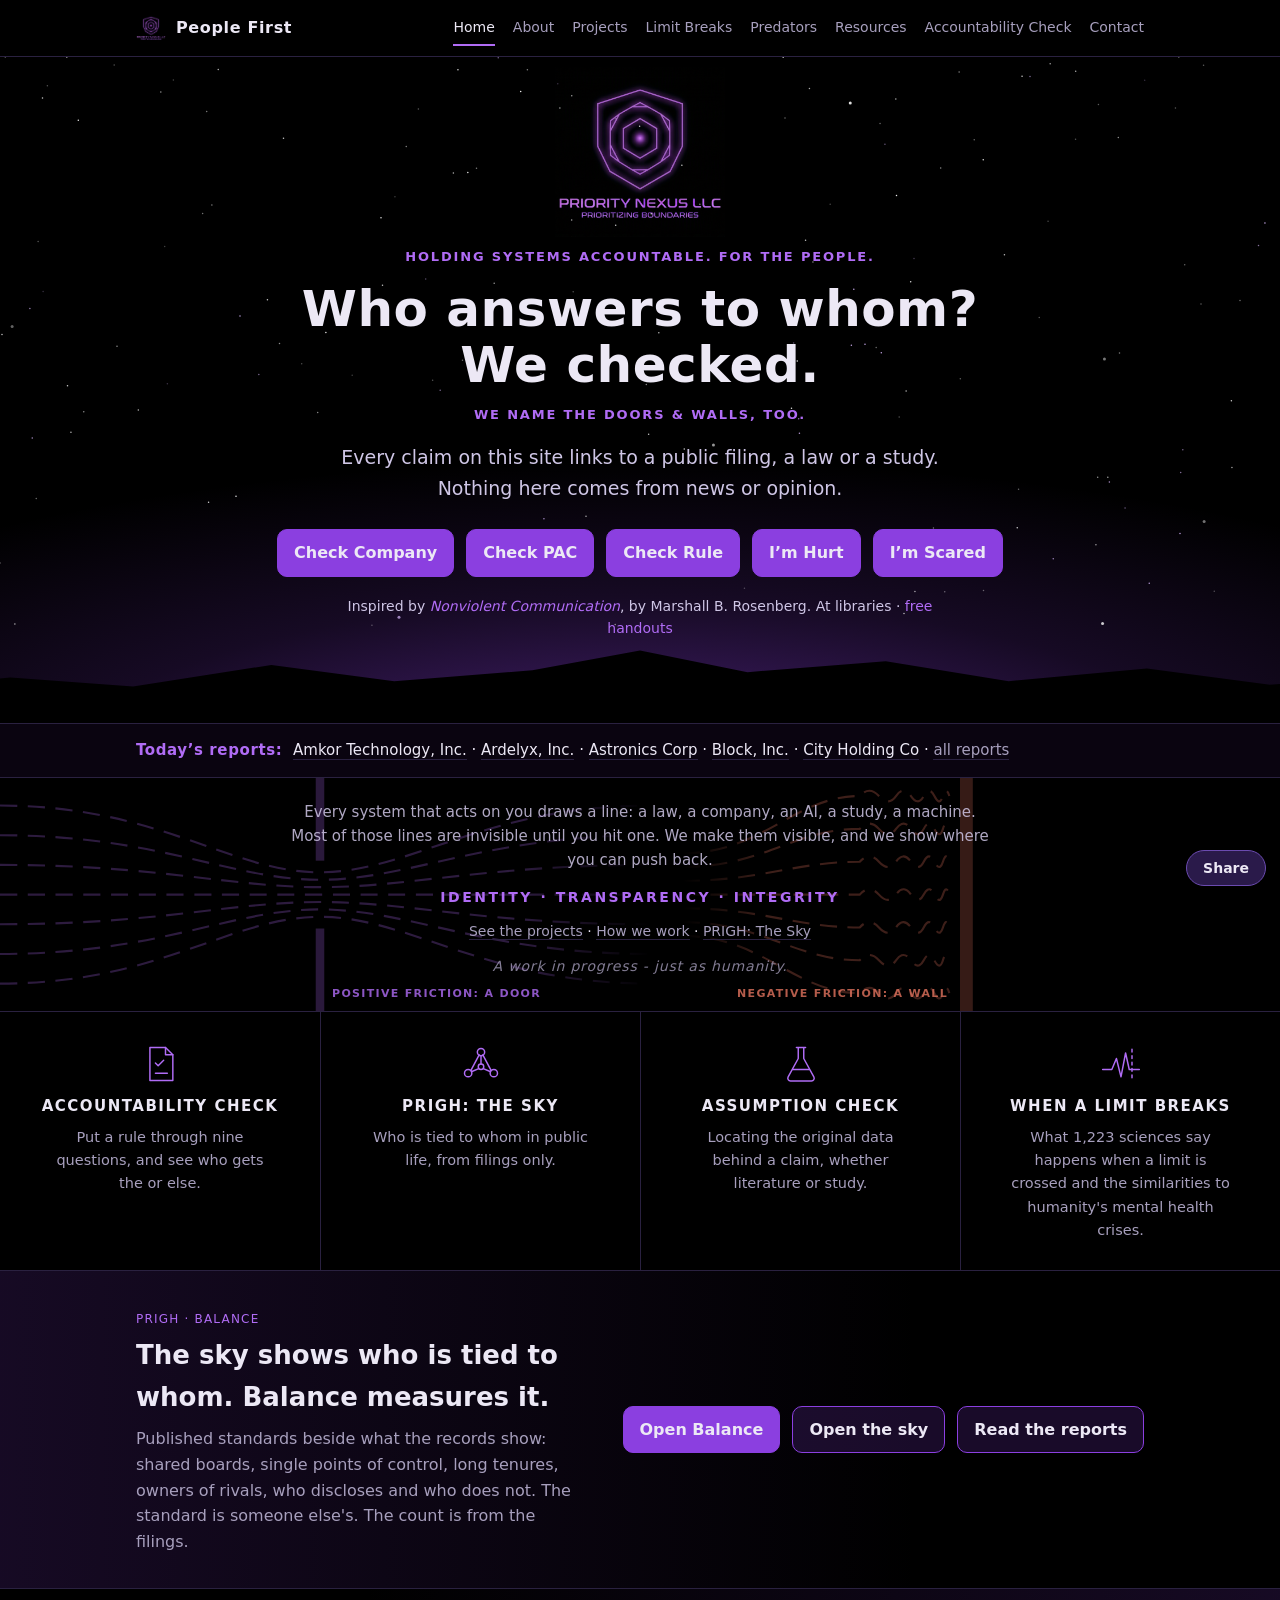
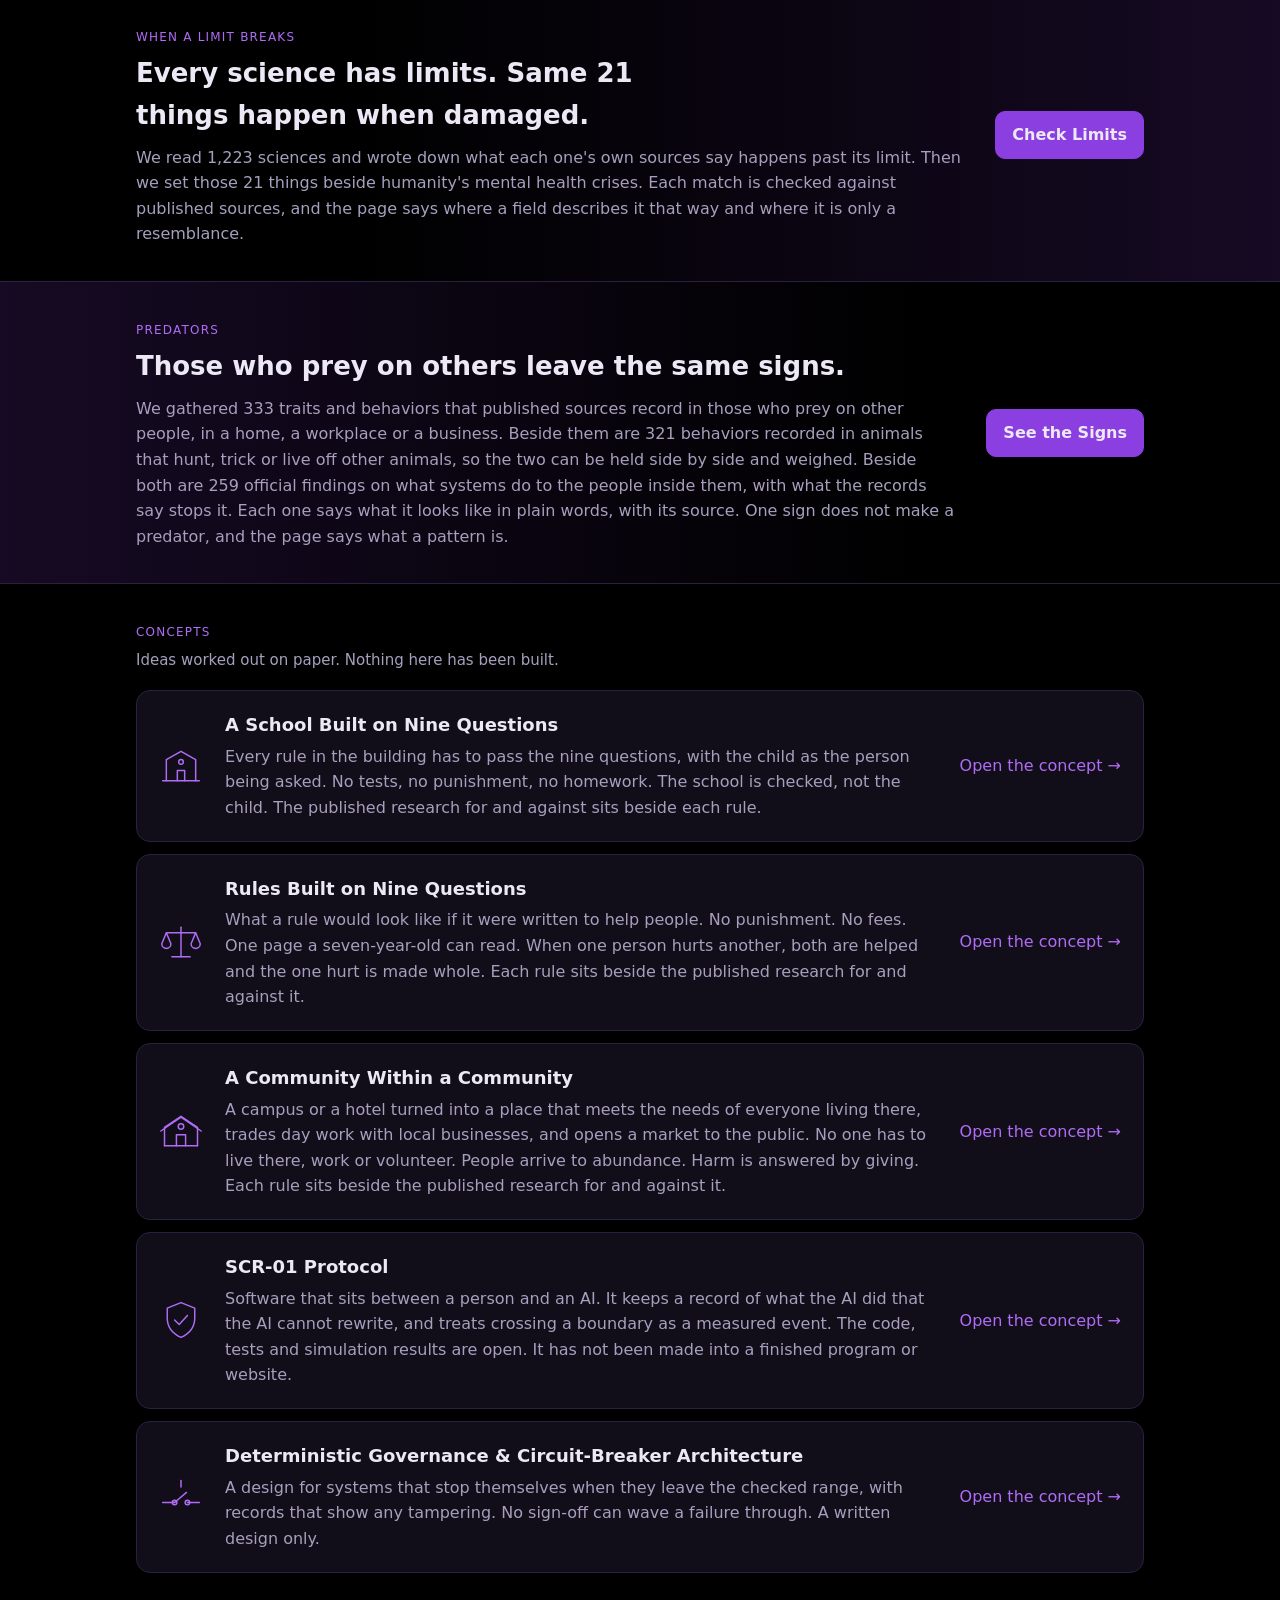
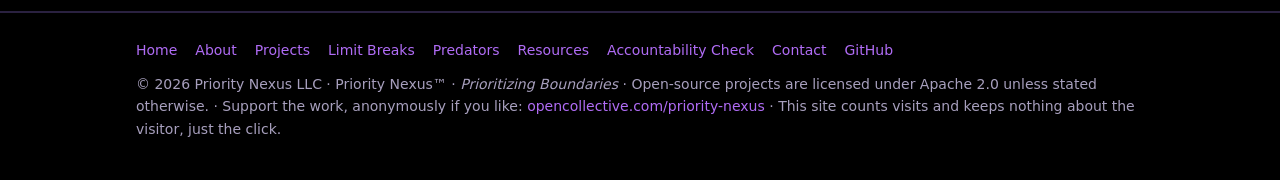
<file: index.html>
<!doctype html>
<html lang="en">
<head>
<meta charset="utf-8">
<meta name="viewport" content="width=device-width, initial-scale=1">
<title>People First: Holding Systems Accountable. For the People.</title>
<meta name="description" content="Priority Nexus LLC: holding systems accountable, for the people. Every system that acts on you draws a line. We make the line visible and show where you can push back.">
<meta property="og:title" content="People First">
<meta property="og:description" content="Holding Systems Accountable. For the People. Identity · Transparency · Integrity.">
<meta property="og:image" content="https://prioritynexusllc.org/pn-logo.png">
<link rel="icon" href="/pn-logo.png">
<link rel="stylesheet" href="/site.css?v=0600c7cc">
</head>
<body>
<nav><div class="wrap">
  <a class="brand" href="/"><img src="/pn-logo.png" alt=""><span>People First</span></a>
  <button class="navbtn" type="button" aria-expanded="false" aria-controls="navlinks" onclick="var n=this.closest(`nav`);this.setAttribute(`aria-expanded`,n.classList.toggle(`open`))">Menu</button>
  <div class="links" id="navlinks"><a class="here" href="/">Home</a><a href="/about/">About</a><a href="/projects/">Projects</a><a href="/when-a-limit-breaks/">Limit&nbsp;Breaks</a><a href="/predators/">Predators</a><a href="/resources/">Resources</a><a href="/accountability-check/">Accountability&nbsp;Check</a><a href="/contact/">Contact</a></div>
</div></nav>
<header class="hero" id="top">
  <canvas id="stars" aria-hidden="true"></canvas><div class="horizon"></div>
  <div class="wrap">
    <img src="/pn-logo.png" alt="Priority Nexus LLC logo: Prioritizing Boundaries">
    <p class="banner">Holding Systems Accountable. For the People.</p>
    <h1>Who answers to whom?<br>We checked.</h1>
    <p class="second">We name the doors &amp; walls, too.</p>
    <p class="proof">Every claim on this site links to a public filing, a law or a study. Nothing here comes from news or opinion.</p>
    <div class="go"><a class="btn solid" href="/PRIGH-Sky/sky.html?tab=balance">Check Company</a><a class="btn solid" href="/PRIGH-Sky/pac/">Check PAC</a><a class="btn solid" href="/accountability-check/">Check Rule</a><a class="btn solid" href="/when-a-limit-breaks/">I&rsquo;m Hurt</a><a class="btn solid" href="/predators/">I&rsquo;m Scared</a></div>
    <p class="inspired" style="margin:18px auto 0;max-width:640px;font-size:14px;color:#cfc6e6">Inspired by <a href="https://nonviolentcommunication.com/product/nvc/" target="_blank" rel="noopener"><i>Nonviolent Communication</i></a>, by Marshall B. Rosenberg. At libraries &middot; <a href="https://nonviolentcommunication.com/resources/handouts-and-learning-materials/" target="_blank" rel="noopener">free handouts</a></p>
  </div>
</header>
<div class="today"><div class="wrap"><b>Today&rsquo;s reports:</b> <a href="/PRIGH-Sky/sky.html?report=1#ENT_AMKOR_TECHNOLOGY_INC">Amkor Technology, Inc.</a> &middot; <a href="/PRIGH-Sky/sky.html?report=1#ENT_ARDELYX_INC">Ardelyx, Inc.</a> &middot; <a href="/PRIGH-Sky/sky.html?report=1#ENT_ASTRONICS_CORP">Astronics Corp</a> &middot; <a href="/PRIGH-Sky/sky.html?report=1#ENT_BLOCK_INC">Block, Inc.</a> &middot; <a href="/PRIGH-Sky/sky.html?report=1#ENT_CITY_HOLDING_CO">City Holding Co</a> &middot; <a class="all" href="/reports/">all reports</a></div></div>
<div class="after"><svg class="fric" viewBox="0 0 1200 220" preserveAspectRatio="none" aria-hidden="true" focusable="false"><defs><linearGradient id="fl" gradientUnits="userSpaceOnUse" x1="0" x2="610"><stop offset="0" stop-color="#b06cf5" stop-opacity=".75"/><stop offset=".8" stop-color="#b06cf5" stop-opacity=".75"/><stop offset="1" stop-color="#b06cf5" stop-opacity="0"/></linearGradient><linearGradient id="fr" gradientUnits="userSpaceOnUse" x1="640" x2="900"><stop offset="0" stop-color="#e2735e" stop-opacity="0"/><stop offset=".3" stop-color="#e2735e" stop-opacity=".8"/><stop offset="1" stop-color="#e2735e" stop-opacity=".8"/></linearGradient></defs><g class="flow" fill="none" stroke="url(#fl)" stroke-width="2"><path d="M0,26 C150,26 215,89 300,89 S455,26 610,26"/><path d="M0,54 C150,54 215,96 300,96 S455,54 610,54"/><path d="M0,82 C150,82 215,103 300,103 S455,82 610,82"/><path d="M0,110 C150,110 215,110 300,110 S455,110 610,110"/><path d="M0,138 C150,138 215,117 300,117 S455,138 610,138"/><path d="M0,166 C150,166 215,124 300,124 S455,166 610,166"/><path d="M0,194 C150,194 215,131 300,131 S455,194 610,194"/></g><g fill="#b06cf5" opacity=".7"><rect x="296" y="0" width="8" height="78"/><rect x="296" y="142" width="8" height="78"/></g><g class="stuck" fill="none" stroke="url(#fr)" stroke-width="2"><path d="M640,71 C715,71 745,17 806,17 q9,-10 18,0 t16,0 t14,0 t12,0 t10,0 t8,0 t6,0"/><path d="M640,84 C715,84 745,48 806,48 q9,-10 18,0 t16,0 t14,0 t12,0 t10,0 t8,0 t6,0"/><path d="M640,97 C715,97 745,79 806,79 q9,-10 18,0 t16,0 t14,0 t12,0 t10,0 t8,0 t6,0"/><path d="M640,110 C715,110 745,110 806,110 q9,-10 18,0 t16,0 t14,0 t12,0 t10,0 t8,0 t6,0"/><path d="M640,123 C715,123 745,141 806,141 q9,-10 18,0 t16,0 t14,0 t12,0 t10,0 t8,0 t6,0"/><path d="M640,136 C715,136 745,172 806,172 q9,-10 18,0 t16,0 t14,0 t12,0 t10,0 t8,0 t6,0"/><path d="M640,149 C715,149 745,203 806,203 q9,-10 18,0 t16,0 t14,0 t12,0 t10,0 t8,0 t6,0"/></g><rect x="900" y="0" width="12" height="220" fill="#e2735e" opacity=".7"/></svg><span class="fl a">Positive friction: a door</span><span class="fl b">Negative friction: a wall</span><div class="wrap">
  <p class="lead">Every system that acts on you draws a line: a law, a company, an AI, a study, a machine. Most of those lines are invisible until you hit one. We make them visible, and we show where you can push back.</p>
  <div class="cores-line">Identity · Transparency · Integrity</div>
  <p class="more"><a href="/projects/">See the projects</a> · <a href="/about/">How we work</a> · <a href="/PRIGH-Sky/sky.html?tab=balance">PRIGH: The Sky</a></p>
  <p class="wip"><em>A work in progress - just as humanity.</em></p>
</div></div>
<div class="doors">
  <a href="/accountability-check/"><svg viewBox="0 0 48 48" aria-hidden="true"><path d="M13 6h17l8 8v28H13z"/><path d="M30 6v8h8"/><path d="M19 23l3 3 6-6"/><path d="M19 34h13"/></svg><b>Accountability Check</b><span>Put a rule through nine questions, and see who gets the or else.</span></a>
  <a href="/PRIGH-Sky/"><svg viewBox="0 0 48 48" aria-hidden="true"><circle cx="24" cy="11" r="4"/><circle cx="10" cy="34" r="4"/><circle cx="38" cy="34" r="4"/><circle cx="24" cy="27" r="3"/><path d="M24 15v9M21.5 29l-8 3.5M26.5 29l8 3.500M13 31l9-17M35 31l-9-17"/></svg><b>PRIGH: the sky</b><span>Who is tied to whom in public life, from filings only.</span></a>
  <a href="/Assumption-Check-/"><svg viewBox="0 0 48 48" aria-hidden="true"><path d="M19 6h10M21 6v12L10 38a3 3 0 0 0 2.700 4.500h22.600A3 3 0 0 0 38 38L27 18V6"/><path d="M15 30h18"/></svg><b>Assumption Check</b><span>Locating the original data behind a claim, whether literature or study.</span></a>
  <a href="/when-a-limit-breaks/"><svg viewBox="0 0 48 48" aria-hidden="true"><path d="M4 30h10l5-12 5 20 5-26 4 18h11"/><path d="M36 8v32" stroke-dasharray="3 4"/></svg><b>When a Limit Breaks</b><span>What 1,223 sciences say happens when a limit is crossed and the similarities to humanity's mental health crises.</span></a>
</div>
<div class="feature"><div class="wrap">
  <div class="txt">
    <span class="tag">PRIGH · Balance</span>
    <h2>The sky shows who is tied to whom. Balance measures it.</h2>
    <p>Published standards beside what the records show: shared boards, single points of control, long tenures, owners of rivals, who discloses and who does not. The standard is someone else's. The count is from the filings.</p>
  </div>
  <div class="go"><a class="btn solid" href="/PRIGH-Sky/sky.html?tab=balance">Open Balance</a><a class="btn" href="/PRIGH-Sky/sky.html">Open the sky</a><a class="btn" href="/reports/">Read the reports</a></div>
</div></div>
<div class="feature flip"><div class="wrap">
  <div class="txt">
    <span class="tag">When a Limit Breaks</span>
    <h2>Every science has limits. Same 21 things happen when damaged.</h2>
    <p>We read 1,223 sciences and wrote down what each one's own sources say happens past its limit. Then we set those 21 things beside humanity's mental health crises. Each match is checked against published sources, and the page says where a field describes it that way and where it is only a resemblance.</p>
  </div>
  <div class="go"><a class="btn solid" href="/when-a-limit-breaks/">Check Limits</a></div>
</div></div>
<div class="feature wide"><div class="wrap">
  <div class="txt">
    <span class="tag">Predators</span>
    <h2>Those who prey on others leave the same signs.</h2>
    <p>We gathered 333 traits and behaviors that published sources record in those who prey on other people, in a home, a workplace or a business. Beside them are 321 behaviors recorded in animals that hunt, trick or live off other animals, so the two can be held side by side and weighed. Beside both are 259 official findings on what systems do to the people inside them, with what the records say stops it. Each one says what it looks like in plain words, with its source. One sign does not make a predator, and the page says what a pattern is.</p>
  </div>
  <div class="go"><a class="btn solid" href="/predators/">See the Signs</a></div>
</div></div>
<div class="concepts"><div class="wrap">
  <span class="tag">Concepts</span>
  <p class="sub">Ideas worked out on paper. Nothing here has been built.</p>
  <a class="concept" href="/school/"><svg viewBox="0 0 48 48" aria-hidden="true"><path d="M8 40V17l16-9 16 9v23"/><path d="M20 40V29h8v11"/><path d="M4 40h40"/><circle cx="24" cy="19.500" r="2.500"/></svg><span class="txt"><b>A School Built on Nine Questions</b><span>Every rule in the building has to pass the nine questions, with the child as the person being asked. No tests, no punishment, no homework. The school is checked, not the child. The published research for and against sits beside each rule.</span></span><span class="open">Open the concept →</span></a>
  <a class="concept" href="/rules/"><svg viewBox="0 0 48 48" aria-hidden="true"><path d="M24 8v32"/><path d="M14 40h20"/><path d="M8 14h32"/><path d="M8 14l-5 12a5 5 0 0 0 10 0z"/><path d="M40 14l-5 12a5 5 0 0 0 10 0z"/></svg><span class="txt"><b>Rules Built on Nine Questions</b><span>What a rule would look like if it were written to help people. No punishment. No fees. One page a seven-year-old can read. When one person hurts another, both are helped and the one hurt is made whole. Each rule sits beside the published research for and against it.</span></span><span class="open">Open the concept →</span></a>
  <a class="concept" href="/campus/"><svg viewBox="0 0 48 48" aria-hidden="true"><path d="M6 40V20l18-12 18 12v20"/><path d="M6 40h36"/><path d="M19 40V28h10v12"/><circle cx="24" cy="19" r="3"/><path d="M2 24l22-15 22 15"/></svg><span class="txt"><b>A Community Within a Community</b><span>A campus or a hotel turned into a place that meets the needs of everyone living there, trades day work with local businesses, and opens a market to the public. No one has to live there, work or volunteer. People arrive to abundance. Harm is answered by giving. Each rule sits beside the published research for and against it.</span></span><span class="open">Open the concept →</span></a>
  <a class="concept" href="https://github.com/PriorityNexusLLC/SCR-01-Protocol"><svg viewBox="0 0 48 48" aria-hidden="true"><path d="M24 5l15 6v11c0 10-6.500 17-15 21C15.500 39 9 32 9 22V11z"/><path d="M17 24l5 5 9-10"/></svg><span class="txt"><b>SCR-01 Protocol</b><span>Software that sits between a person and an AI. It keeps a record of what the AI did that the AI cannot rewrite, and treats crossing a boundary as a measured event. The code, tests and simulation results are open. It has not been made into a finished program or website.</span></span><span class="open">Open the concept →</span></a>
  <a class="concept" href="https://github.com/PriorityNexusLLC/Deterministic-Governance-Circuit-Breaker-Architecture/blob/main/docs/concept-paper.md"><svg viewBox="0 0 48 48" aria-hidden="true"><path d="M4 30h13"/><path d="M31 30h13"/><path d="M17 30l13-11"/><circle cx="17" cy="30" r="2.500"/><circle cx="31" cy="30" r="2.500"/><path d="M24 6v7"/></svg><span class="txt"><b>Deterministic Governance &amp; Circuit-Breaker Architecture</b><span>A design for systems that stop themselves when they leave the checked range, with records that show any tampering. No sign-off can wave a failure through. A written design only.</span></span><span class="open">Open the concept →</span></a>
</div></div>
<script>
// Old links pointed at sections of the one-page site. Send them to the pages that hold those sections now.
(function () {
  var to = { "#projects": "/projects/", "#contact": "/contact/", "#what": "/about/#what", "#how": "/about/#how", "#publish": "/about/#publish" }[location.hash];
  if (to) { location.replace(to); return; }
  var c = document.getElementById("stars"), x = c.getContext("2d");
  function draw() {
    var w = c.width = c.offsetWidth, h = c.height = c.offsetHeight, n = Math.round(w * h / 5200), s = 7;
    function r() { s = (s * 16807) % 2147483647; return s / 2147483647; }
    x.clearRect(0, 0, w, h);
    for (var i = 0; i < n; i++) {
      var px = r() * w, py = Math.pow(r(), 1.5) * h * 0.86, big = r() > 0.94;
      x.globalAlpha = 0.25 + r() * 0.7; x.fillStyle = r() > 0.8 ? "#d9b8ff" : "#ffffff";
      x.beginPath(); x.arc(px, py, big ? 1.5 : 0.75, 0, 6.3); x.fill();
    }
  }
  draw(); addEventListener("resize", draw);
})();
</script>
<footer><div class="wrap">
  <div class="foot-links"><a href="/">Home</a><a href="/about/">About</a><a href="/projects/">Projects</a><a href="/when-a-limit-breaks/">Limit Breaks</a><a href="/predators/">Predators</a><a href="/resources/">Resources</a><a href="/accountability-check/">Accountability Check</a><a href="/contact/">Contact</a><a href="https://github.com/PriorityNexusLLC">GitHub</a></div>
  © 2026 Priority Nexus LLC · Priority Nexus™ · <i>Prioritizing Boundaries</i><span class="visits"></span> · Open-source projects are licensed under Apache 2.0 unless stated otherwise. · Support the work, anonymously if you like: <a href="https://opencollective.com/priority-nexus">opencollective.com/priority-nexus</a> · This site counts visits and keeps nothing about the visitor, just the click.
</div></footer>
<script data-goatcounter="https://prioritynexusllc.goatcounter.com/count" async src="https://gc.zgo.at/count.js"></script><script>fetch("https://prioritynexusllc.goatcounter.com/counter/TOTAL.json").then(function(r){return r.ok?r.json():null}).then(function(j){if(!j)return;document.querySelectorAll(".visits").forEach(function(e){e.textContent=" · "+j.count+" visits"})}).catch(function(){})</script><script>(function(){if(document.getElementById("pnshare"))return;var b=document.createElement("button");b.id="pnshare";b.type="button";b.textContent="Share";b.title="Copy the link to this page";b.style.cssText="position:fixed;right:14px;bottom:14px;z-index:9999;font:600 14px system-ui,-apple-system,Segoe UI,Roboto,sans-serif;color:#ece8f5;background:#2a1a4a;border:1px solid #6b4bb0;border-radius:999px;padding:9px 16px;cursor:pointer;box-shadow:0 2px 10px rgba(0,0,0,.45)";function done(t){b.textContent=t;setTimeout(function(){b.textContent="Share"},2000)}function old(){var t=document.createElement("textarea");t.value=location.href;t.style.cssText="position:fixed;left:-999px";document.body.appendChild(t);t.select();var ok=false;try{ok=document.execCommand("copy")}catch(e){}t.remove();done(ok?"Link copied":"Copy failed")}b.onclick=function(){if(navigator.clipboard&&navigator.clipboard.writeText){navigator.clipboard.writeText(location.href).then(function(){done("Link copied")},old)}else old()};document.body.appendChild(b)})()</script>
</body>
</html>
</file>
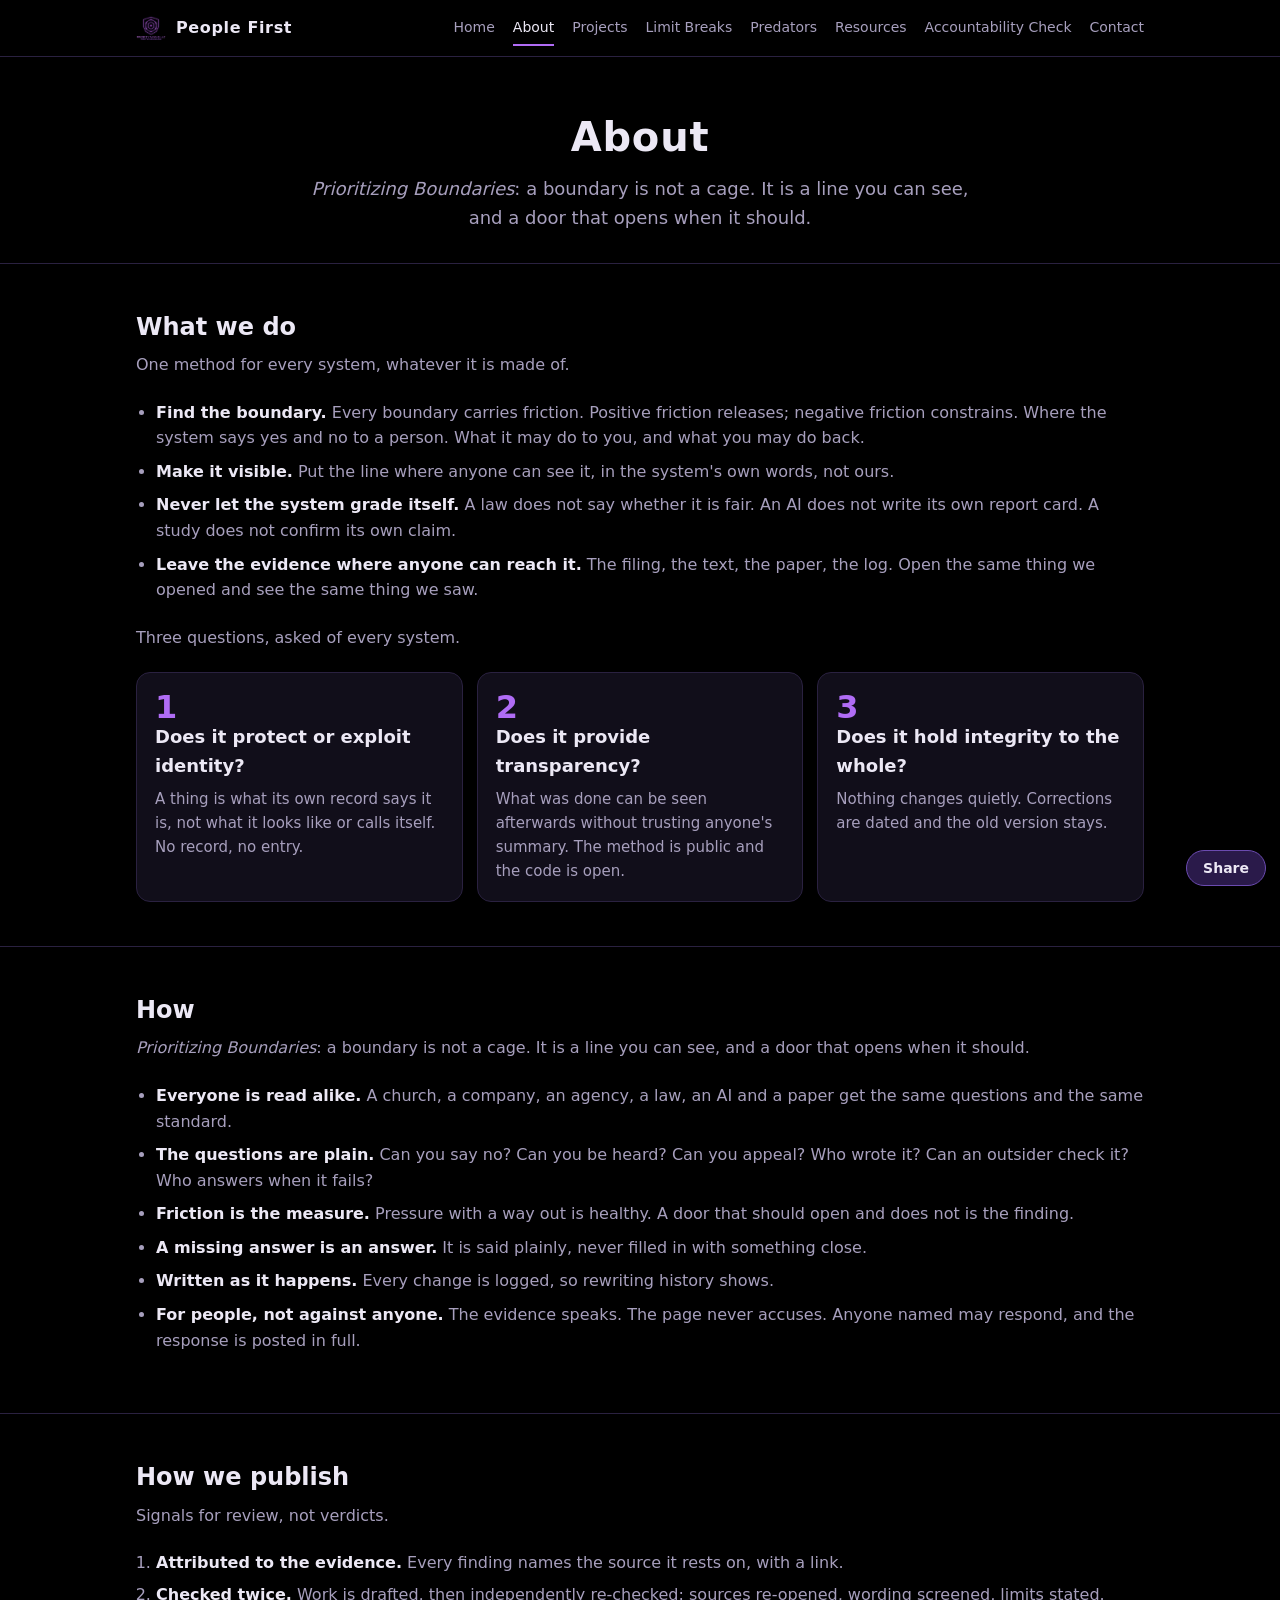
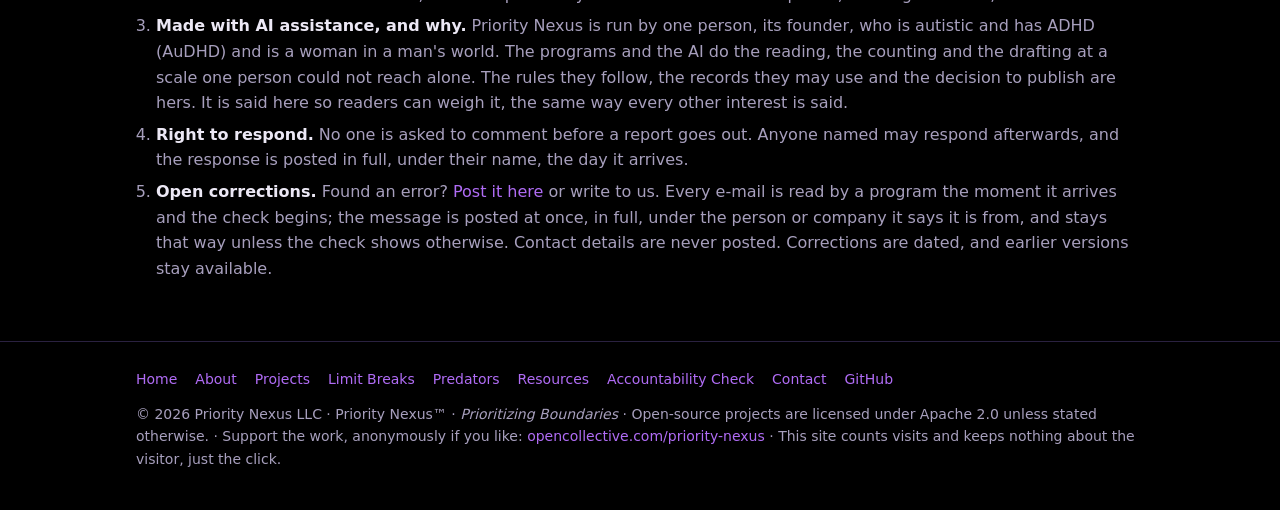
<file: about/index.html>
<!doctype html>
<html lang="en">
<head>
<meta charset="utf-8">
<meta name="viewport" content="width=device-width, initial-scale=1">
<title>About - People First</title>
<meta name="description" content="What Priority Nexus does, how, and how it publishes.">
<meta property="og:title" content="People First">
<meta property="og:description" content="Holding Systems Accountable. For the People. Identity · Transparency · Integrity.">
<meta property="og:image" content="https://prioritynexusllc.org/pn-logo.png">
<link rel="icon" href="/pn-logo.png">
<link rel="stylesheet" href="/site.css?v=0600c7cc">
</head>
<body>
<nav><div class="wrap">
  <a class="brand" href="/"><img src="/pn-logo.png" alt=""><span>People First</span></a>
  <button class="navbtn" type="button" aria-expanded="false" aria-controls="navlinks" onclick="var n=this.closest(`nav`);this.setAttribute(`aria-expanded`,n.classList.toggle(`open`))">Menu</button>
  <div class="links" id="navlinks"><a href="/">Home</a><a class="here" href="/about/">About</a><a href="/projects/">Projects</a><a href="/when-a-limit-breaks/">Limit&nbsp;Breaks</a><a href="/predators/">Predators</a><a href="/resources/">Resources</a><a href="/accountability-check/">Accountability&nbsp;Check</a><a href="/contact/">Contact</a></div>
</div></nav>
<div class="pagehead"><div class="wrap"><h1>About</h1><p><i>Prioritizing Boundaries</i>: a boundary is not a cage. It is a line you can see, and a door that opens when it should.</p></div></div>
<section id="what"><div class="wrap">
  <h2>What we do</h2>
  <p class="sub">One method for every system, whatever it is made of.</p>
  <ul class="plain">
    <li><b>Find the boundary.</b> Every boundary carries friction. Positive friction releases; negative friction constrains. Where the system says yes and no to a person. What it may do to you, and what you may do back.</li>
    <li><b>Make it visible.</b> Put the line where anyone can see it, in the system's own words, not ours.</li>
    <li><b>Never let the system grade itself.</b> A law does not say whether it is fair. An AI does not write its own report card. A study does not confirm its own claim.</li>
    <li><b>Leave the evidence where anyone can reach it.</b> The filing, the text, the paper, the log. Open the same thing we opened and see the same thing we saw.</li>
  </ul>
  <p class="sub" style="margin-top:22px">Three questions, asked of every system.</p>
  <div class="grid">
    <div class="card"><div class="num">1</div><h3>Does it protect or exploit identity?</h3><p>A thing is what its own record says it is, not what it looks like or calls itself. No record, no entry.</p></div>
    <div class="card"><div class="num">2</div><h3>Does it provide transparency?</h3><p>What was done can be seen afterwards without trusting anyone's summary. The method is public and the code is open.</p></div>
    <div class="card"><div class="num">3</div><h3>Does it hold integrity to the whole?</h3><p>Nothing changes quietly. Corrections are dated and the old version stays.</p></div>
  </div>
</div></section>
<section id="how"><div class="wrap">
  <h2>How</h2>
  <p class="sub"><i>Prioritizing Boundaries</i>: a boundary is not a cage. It is a line you can see, and a door that opens when it should.</p>
  <ul class="plain">
    <li><b>Everyone is read alike.</b> A church, a company, an agency, a law, an AI and a paper get the same questions and the same standard.</li>
    <li><b>The questions are plain.</b> Can you say no? Can you be heard? Can you appeal? Who wrote it? Can an outsider check it? Who answers when it fails?</li>
    <li><b>Friction is the measure.</b> Pressure with a way out is healthy. A door that should open and does not is the finding.</li>
    <li><b>A missing answer is an answer.</b> It is said plainly, never filled in with something close.</li>
    <li><b>Written as it happens.</b> Every change is logged, so rewriting history shows.</li>
    <li><b>For people, not against anyone.</b> The evidence speaks. The page never accuses. Anyone named may respond, and the response is posted in full.</li>
  </ul>
</div></section>
<section id="publish"><div class="wrap">
  <h2>How we publish</h2>
  <p class="sub">Signals for review, not verdicts.</p>
  <ol class="steps">
    <li><b>Attributed to the evidence.</b> Every finding names the source it rests on, with a link.</li>
    <li><b>Checked twice.</b> Work is drafted, then independently re-checked: sources re-opened, wording screened, limits stated.</li>
    <li><b>Made with AI assistance, and why.</b> Priority Nexus is run by one person, its founder, who is autistic and has ADHD (AuDHD) and is a woman in a man's world. The programs and the AI do the reading, the counting and the drafting at a scale one person could not reach alone. The rules they follow, the records they may use and the decision to publish are hers. It is said here so readers can weigh it, the same way every other interest is said.</li>
    <li><b>Right to respond.</b> No one is asked to comment before a report goes out. Anyone named may respond afterwards, and the response is posted in full, under their name, the day it arrives.</li>
    <li><b>Open corrections.</b> Found an error? <a href="https://github.com/PriorityNexusLLC/PNMaster-Graph/discussions/1">Post it here</a> or write to us. Every e-mail is read by a program the moment it arrives and the check begins; the message is posted at once, in full, under the person or company it says it is from, and stays that way unless the check shows otherwise. Contact details are never posted. Corrections are dated, and earlier versions stay available.</li>
  </ol>
</div></section>
<footer><div class="wrap">
  <div class="foot-links"><a href="/">Home</a><a href="/about/">About</a><a href="/projects/">Projects</a><a href="/when-a-limit-breaks/">Limit Breaks</a><a href="/predators/">Predators</a><a href="/resources/">Resources</a><a href="/accountability-check/">Accountability Check</a><a href="/contact/">Contact</a><a href="https://github.com/PriorityNexusLLC">GitHub</a></div>
  © 2026 Priority Nexus LLC · Priority Nexus™ · <i>Prioritizing Boundaries</i><span class="visits"></span> · Open-source projects are licensed under Apache 2.0 unless stated otherwise. · Support the work, anonymously if you like: <a href="https://opencollective.com/priority-nexus">opencollective.com/priority-nexus</a> · This site counts visits and keeps nothing about the visitor, just the click.
</div></footer>
<script data-goatcounter="https://prioritynexusllc.goatcounter.com/count" async src="https://gc.zgo.at/count.js"></script><script>fetch("https://prioritynexusllc.goatcounter.com/counter/TOTAL.json").then(function(r){return r.ok?r.json():null}).then(function(j){if(!j)return;document.querySelectorAll(".visits").forEach(function(e){e.textContent=" · "+j.count+" visits"})}).catch(function(){})</script><script>(function(){if(document.getElementById("pnshare"))return;var b=document.createElement("button");b.id="pnshare";b.type="button";b.textContent="Share";b.title="Copy the link to this page";b.style.cssText="position:fixed;right:14px;bottom:14px;z-index:9999;font:600 14px system-ui,-apple-system,Segoe UI,Roboto,sans-serif;color:#ece8f5;background:#2a1a4a;border:1px solid #6b4bb0;border-radius:999px;padding:9px 16px;cursor:pointer;box-shadow:0 2px 10px rgba(0,0,0,.45)";function done(t){b.textContent=t;setTimeout(function(){b.textContent="Share"},2000)}function old(){var t=document.createElement("textarea");t.value=location.href;t.style.cssText="position:fixed;left:-999px";document.body.appendChild(t);t.select();var ok=false;try{ok=document.execCommand("copy")}catch(e){}t.remove();done(ok?"Link copied":"Copy failed")}b.onclick=function(){if(navigator.clipboard&&navigator.clipboard.writeText){navigator.clipboard.writeText(location.href).then(function(){done("Link copied")},old)}else old()};document.body.appendChild(b)})()</script>
</body>
</html>
</file>
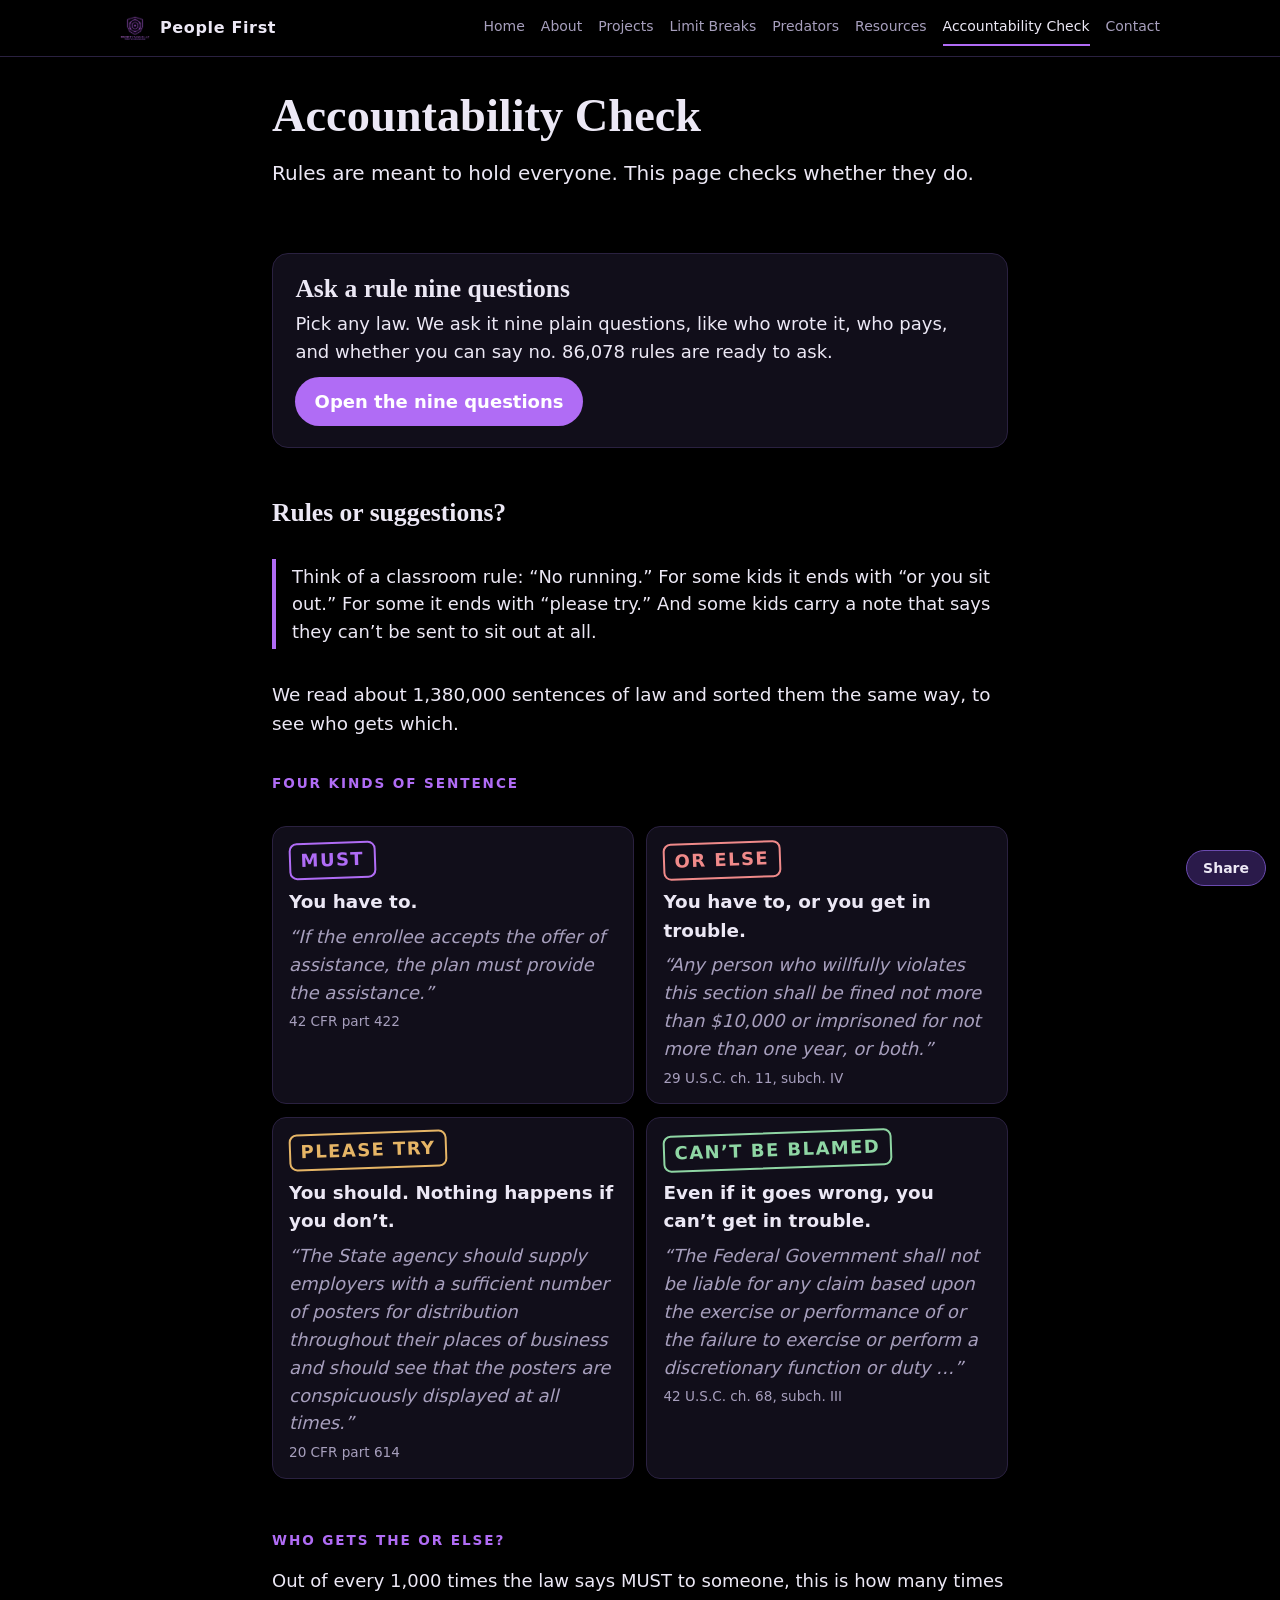
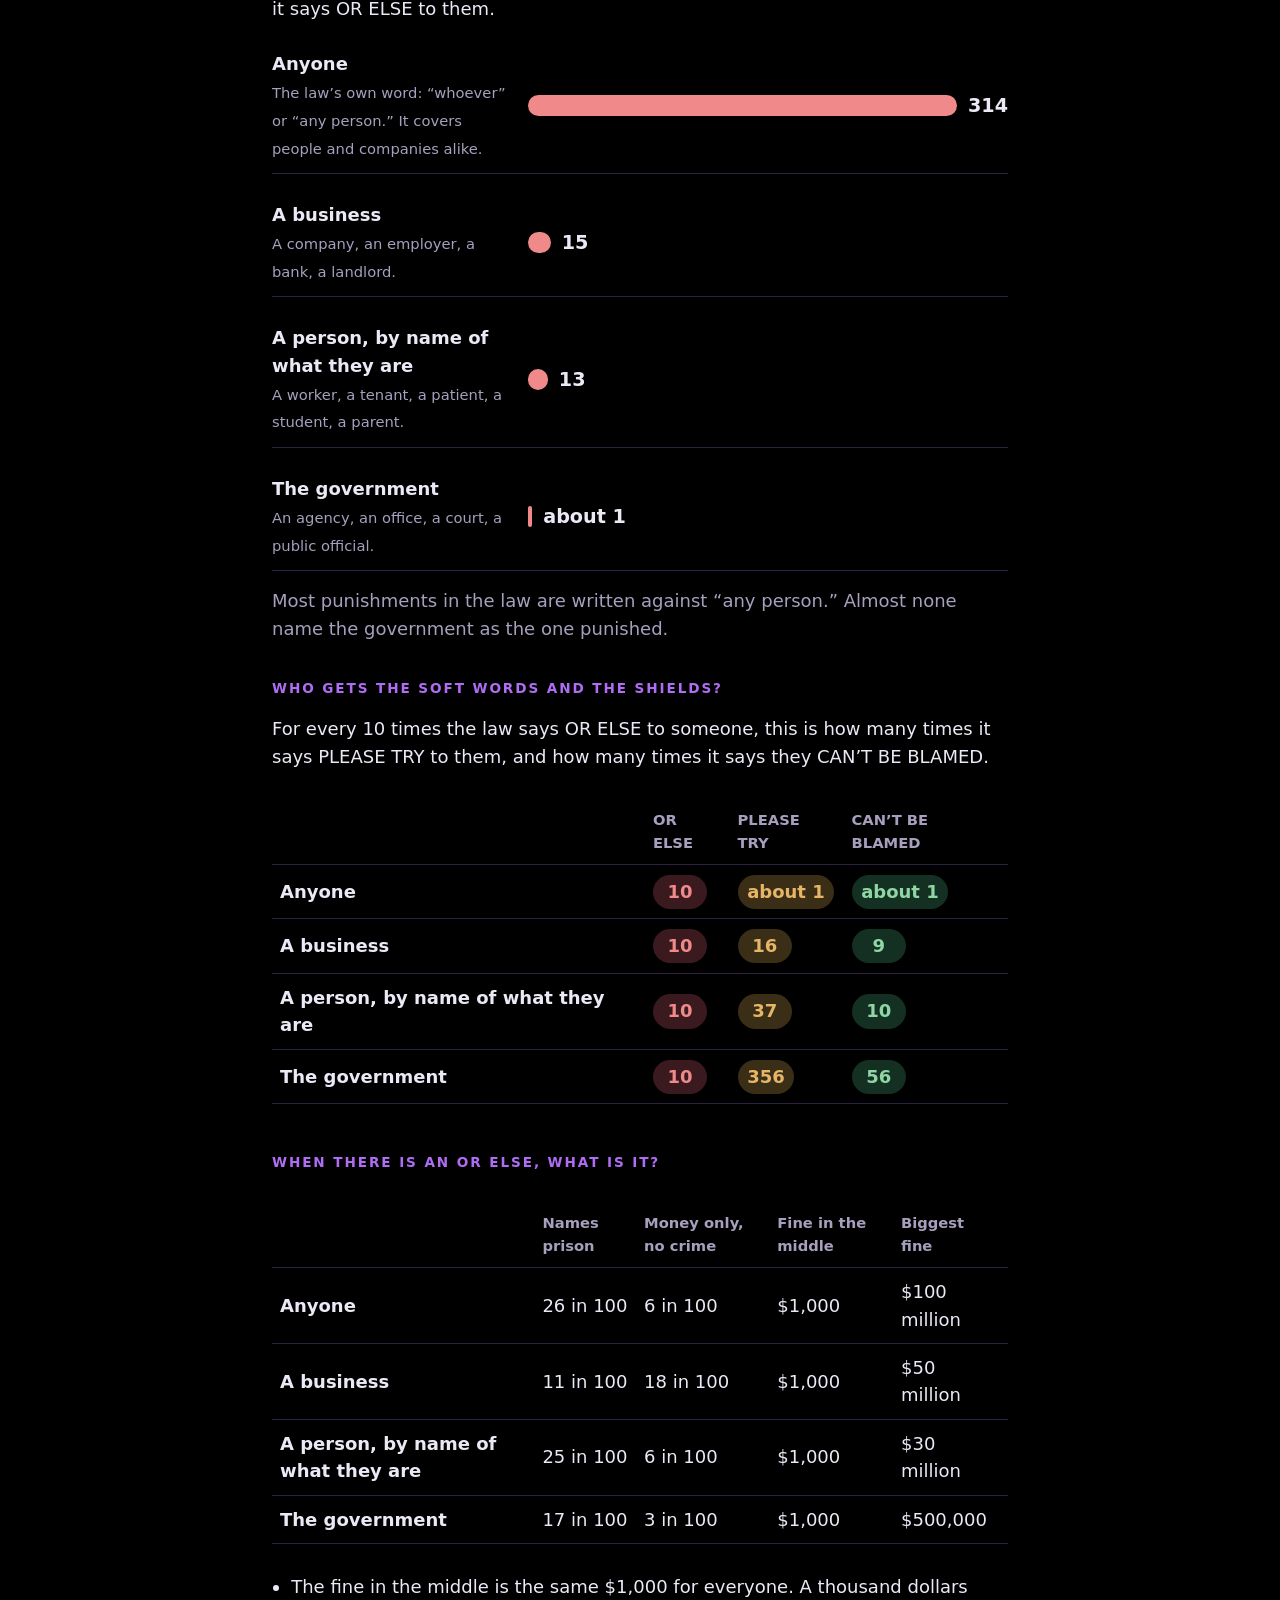
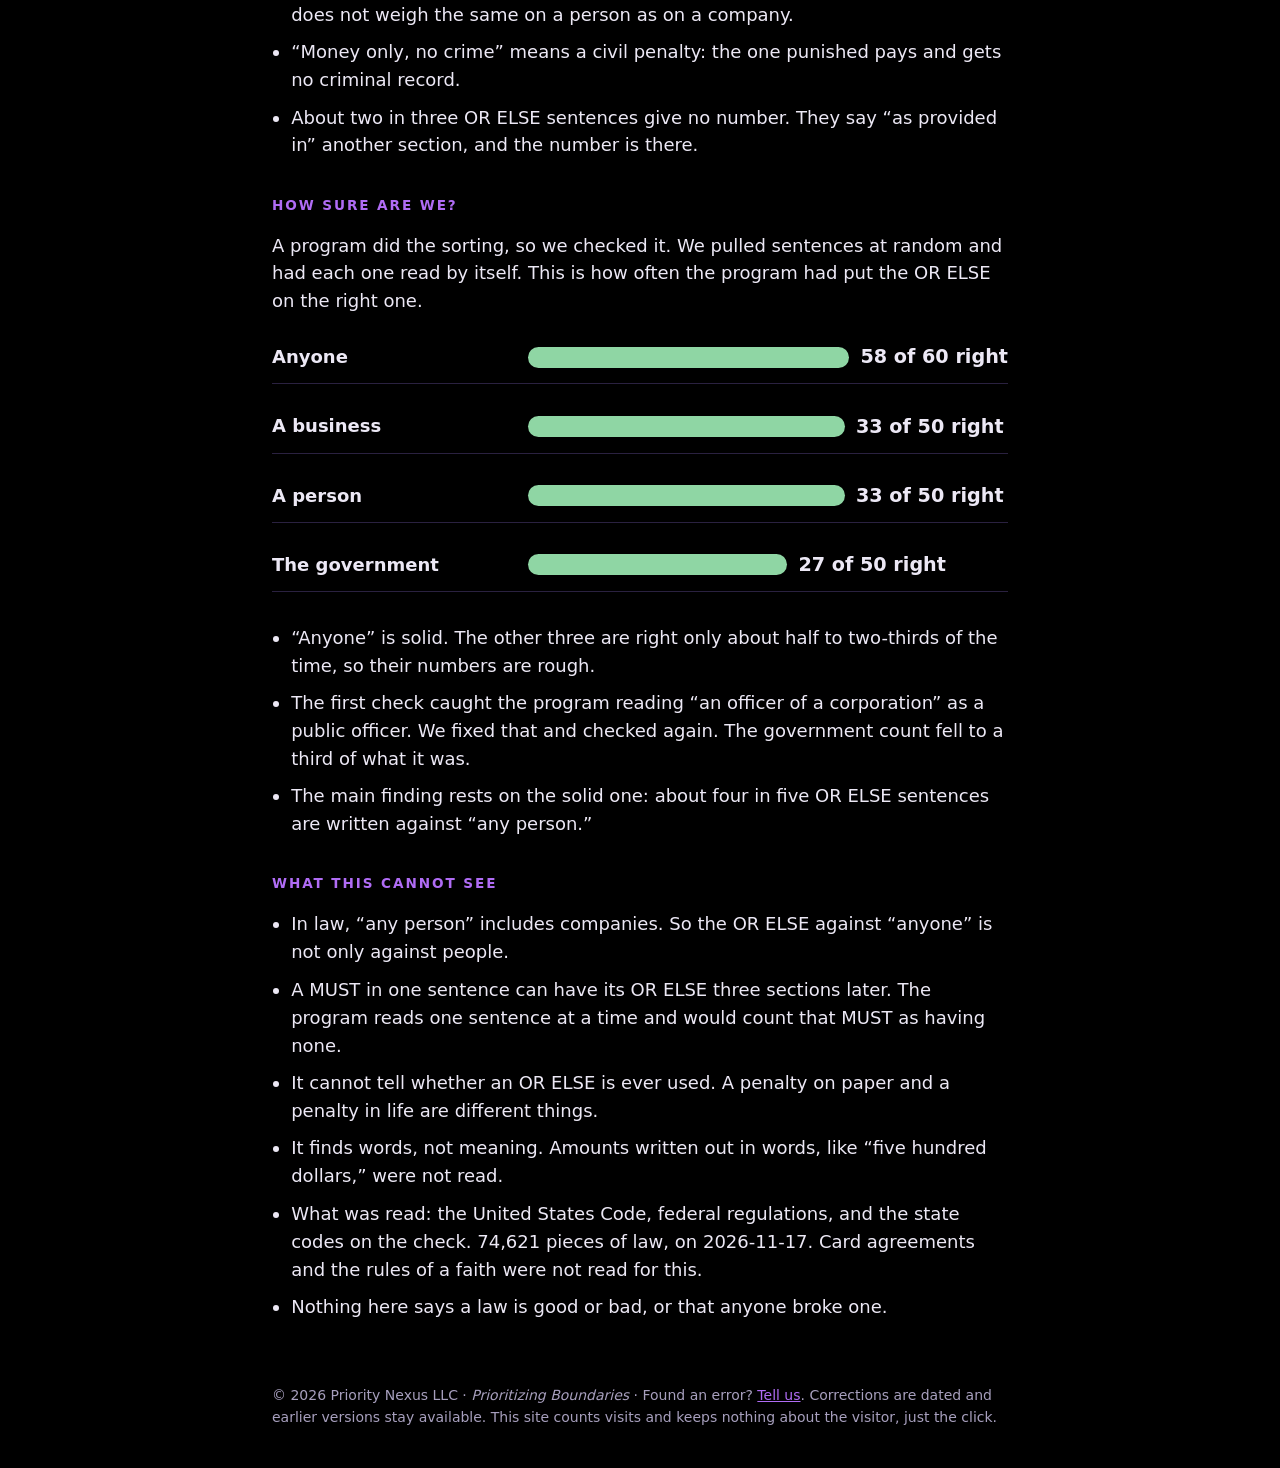
<file: accountability-check/index.html>
<!doctype html>
<html lang="en">
<head>
<meta charset="utf-8">
<meta name="viewport" content="width=device-width, initial-scale=1">
<meta name="description" content="Ask any law nine plain questions, and see who the law says MUST to, who gets the OR ELSE, and who gets the soft words.">
<meta property="og:title" content="Accountability Check: rules or suggestions? - People First">
<meta property="og:description" content="Ask any law nine plain questions, and see who the law says MUST to, who gets the OR ELSE, and who gets the soft words.">
<meta property="og:image" content="https://prioritynexusllc.org/pn-logo.png">
<title>Accountability Check: rules or suggestions? - People First</title>
<link rel="icon" href="/pn-logo.png">
</head>
<body style="margin:0">
<style>
/* Layout: one reading column. The rule in plain words first; the research, for and against, inside drop-downs. */
:root {
  --bg: #000000; --panel: #110e1a; --fg: #ece8f5; --muted: #a79fbd; --line: #2a2140;
  --accent: #b06cf5; --accent-soft: #23183a; --warn: #e6b566; --warn-soft: #3a2e16; --bad: #f08a8a; --bad-soft: #3a1a1e; --good: #8fd6a4; --good-soft: #143022;
  --head: Charter, "Iowan Old Style", "Palatino Linotype", Georgia, serif;
  --body: system-ui, -apple-system, "Segoe UI", Roboto, Helvetica, Arial, sans-serif;
  color-scheme: dark;
}
body { background: var(--bg); color: var(--fg); font-family: var(--body); font-size: 18px; line-height: 1.55; }
.wrap { max-width: 46rem; margin: 0 auto; padding-block: 2rem 4rem;
  padding-left: max(16px, env(safe-area-inset-left, 0px)); padding-right: max(16px, env(safe-area-inset-right, 0px));
  display: flex; flex-direction: column; gap: 2.75rem; }
h1, h2 { font-family: var(--head); text-wrap: balance; margin: 0; line-height: 1.15; }
h1 { font-size: clamp(2rem, 6vw, 2.9rem); }
h2 { font-size: 1.6rem; }
h3 { margin: 1.2rem 0 0; font-size: 0.85rem; letter-spacing: 0.14em; text-transform: uppercase; color: var(--accent); font-weight: 650; }
p { margin: 0; }
section, header { display: flex; flex-direction: column; gap: 1rem; }
.lead { font-size: 1.25rem; }
.muted { color: var(--muted); }
.small { font-size: 0.9rem; }
a { color: var(--accent); overflow-wrap: anywhere; }
:focus-visible { outline: 3px solid var(--accent); outline-offset: 2px; border-radius: 4px; }
.goals { display: grid; grid-template-columns: repeat(4, minmax(0, 1fr)); gap: 0.75rem; }
.goals div { border-top: 3px solid var(--accent); padding-top: 0.5rem; font-family: var(--head); font-size: 1.15rem; }
@media (max-width: 34rem) { .goals { grid-template-columns: 1fr 1fr; } }
details { min-width: 0; }
summary { cursor: pointer; }
.list { display: flex; flex-direction: column; border-top: 1px solid var(--line); }
.item { border-bottom: 1px solid var(--line); }
.item > summary { list-style: none; padding: 0.95rem 0; display: grid; grid-template-columns: minmax(0, 1fr); gap: 0.3rem; }
.item > summary::-webkit-details-marker { display: none; }
.item > summary .name { font-weight: 650; font-size: 1.1rem; }
.item > summary .name::before { content: "+"; display: inline-block; width: 1.1em; color: var(--accent); font-weight: 700; }
.item[open] > summary .name::before { content: "\2212"; }
.item > summary .q { padding-left: 1.2rem; color: var(--muted); font-style: italic; }
.item > summary .rule { padding-left: 1.2rem; }
.item > summary .v { padding-left: 1.2rem; }
.body { padding: 0.25rem 0 1.25rem 1.2rem; display: flex; flex-direction: column; gap: 1rem; }
.label { font-size: 0.8rem; letter-spacing: 0.06em; text-transform: uppercase; color: var(--muted); font-weight: 650; }
.find { display: flex; flex-direction: column; gap: 0.35rem; }
.more { border: 1px solid var(--line); border-radius: 8px; background: var(--panel); }
.more > summary { padding: 0.5rem 0.75rem; font-size: 0.95rem; color: var(--accent); font-weight: 600; }
.more > .in { padding: 0.25rem 0.75rem 0.85rem; display: flex; flex-direction: column; gap: 0.6rem; font-size: 0.95rem; }
.kv { display: grid; grid-template-columns: 9.5rem minmax(0, 1fr); gap: 0.35rem 0.75rem; margin: 0; }
.kv dt { color: var(--muted); }
.kv dd { margin: 0; overflow-wrap: anywhere; }
@media (max-width: 34rem) { .kv { grid-template-columns: 1fr; gap: 0.1rem; } .kv dd { margin-bottom: 0.5rem; } }
.tag { display: inline-block; font-size: 0.8rem; font-weight: 650; padding: 0.1rem 0.5rem; border-radius: 999px; background: var(--accent-soft); color: var(--accent); white-space: nowrap; }
.tag.good { background: var(--good-soft); color: var(--good); }
.tag.warn { background: var(--warn-soft); color: var(--warn); }
.tag.bad { background: var(--bad-soft); color: var(--bad); }
.story { border-left: 3px solid var(--accent); padding-left: 1rem; display: flex; flex-direction: column; gap: 0.8rem; }
.plainlist { margin: 0; padding-left: 1.2rem; display: flex; flex-direction: column; gap: 0.6rem; }

.door { border: 1px solid var(--line); border-radius: 16px; background: var(--panel); padding: 1.3rem 1.4rem; margin: 1.2rem 0 0.4rem; }
.door h2 { margin: 0 0 0.4rem; }
.door a.go { display: inline-block; margin-top: 0.7rem; padding: 0.65rem 1.2rem; border-radius: 999px; background: var(--accent); color: #fff; font-weight: 700; text-decoration: none; }
.story { border-left: 4px solid var(--accent); padding: 0.2rem 0 0.2rem 1rem; margin: 1rem 0; font-size: 1.12rem; }
.kinds { display: grid; grid-template-columns: repeat(2, minmax(0, 1fr)); gap: 0.8rem; margin: 1rem 0; }
.kind { border: 1px solid var(--line); border-radius: 14px; padding: 0.9rem 1rem; background: var(--panel); }
.kind .stamp { display: inline-block; font-weight: 800; letter-spacing: .08em; padding: 0.15rem 0.6rem; border-radius: 8px; border: 2px solid currentColor; transform: rotate(-2deg); }
.kind .plain { font-size: 1.15rem; font-weight: 650; margin: 0.6rem 0 0.4rem; }
.kind .q { margin: 0; color: var(--muted); font-style: italic; }
.kind .src { margin: 0.3rem 0 0; color: var(--muted); font-size: 0.85rem; }
.k-must .stamp { color: var(--accent); } .k-else .stamp { color: var(--bad); } .k-soft .stamp { color: var(--warn); } .k-shield .stamp { color: var(--good); }
.who { display: grid; grid-template-columns: minmax(0, 15rem) minmax(0, 1fr); gap: 0.3rem 1rem; align-items: center; padding: 0.7rem 0; border-bottom: 1px solid var(--line); }
.who .lab b { display: block; } .who .lab span { color: var(--muted); font-size: 0.92rem; }
.meter { display: flex; align-items: center; gap: 0.7rem; }
.bar { display: block; height: 1.3rem; border-radius: 999px; background: var(--bad); min-width: 4px; }
.bar.good { background: var(--good); }
.meter em { font-style: normal; font-weight: 800; font-size: 1.2rem; white-space: nowrap; font-variant-numeric: tabular-nums; }
table.t { width: 100%; border-collapse: collapse; margin: 0.8rem 0; }
table.t th, table.t td { text-align: left; padding: 0.6rem 0.5rem; border-bottom: 1px solid var(--line); vertical-align: middle; }
table.t thead th { color: var(--muted); font-weight: 600; font-size: 0.92rem; }
.chip { display: inline-block; min-width: 2.2rem; text-align: center; padding: 0.2rem 0.6rem; border-radius: 999px; font-weight: 800; }
.c-else { background: var(--bad-soft); color: var(--bad); } .c-soft { background: var(--warn-soft); color: var(--warn); } .c-shield { background: var(--good-soft); color: var(--good); }
.big { font-size: 1.15rem; }
@media (max-width: 640px) { .kinds { grid-template-columns: minmax(0, 1fr); } .who { grid-template-columns: minmax(0, 1fr); } table.t { font-size: 0.92rem; } }
</style>
<style>
nav.pn { position: sticky; top: 0; z-index: 5; background: rgba(0, 0, 0, .88); backdrop-filter: blur(8px); border-bottom: 1px solid var(--line); font-size: 16px; }
nav.pn .in { max-width: 1040px; margin: 0 auto; padding: 0 16px; display: flex; align-items: center; gap: 18px; height: 56px; overflow-x: auto; }
nav.pn .brand { display: flex; align-items: center; gap: 10px; font-weight: 700; letter-spacing: .04em; white-space: nowrap; color: var(--fg); text-decoration: none; }
nav.pn .brand img { width: 30px; height: 30px; border-radius: 6px; }
nav.pn .links { margin-left: auto; display: flex; gap: 16px; font-size: 14px; white-space: nowrap; }
nav.pn .links a { color: var(--muted); text-decoration: none; padding: 6px 0; border-bottom: 2px solid transparent; }
nav.pn .links a:hover, nav.pn .links a.here { color: var(--fg); } nav.pn .links a.here { border-bottom-color: var(--accent); }
@media (max-width: 640px) { nav.pn .brand span { display: none; } nav.pn .links { gap: 14px; } }
.navbtn { display: none; margin-left: auto; font: inherit; font-size: 14px; font-weight: 600; color: var(--fg); background: rgba(139, 63, 224, .18); border: 1px solid var(--line); border-radius: 8px; padding: 6px 14px; cursor: pointer; }
@media (max-width: 760px) { nav.pn .in { overflow: visible; } nav.pn .brand span { display: inline; } nav.pn .navbtn { display: block; }
  nav.pn .links { display: none; position: absolute; left: 0; right: 0; top: 100%; margin: 0; flex-direction: column; gap: 0; padding: 4px 16px 12px; background: #000; border-bottom: 1px solid var(--line); white-space: normal; }
  nav.pn.open .links { display: flex; } nav.pn .links a { padding: 13px 0; font-size: 16px; border-bottom: 1px solid var(--line); } nav.pn .links a.here { border-bottom-color: var(--line); color: var(--accent); } }
.pnfoot { max-width: 46rem; margin: 0 auto; padding: 0 16px 40px; color: var(--muted); font-size: 14px; }
</style>
<nav class="pn"><div class="in">
  <a class="brand" href="/"><img src="/pn-logo.png" alt=""><span>People First</span></a>
  <button class="navbtn" type="button" aria-expanded="false" aria-controls="navlinks" onclick="var n=this.closest(`nav`);this.setAttribute(`aria-expanded`,n.classList.toggle(`open`))">Menu</button>
  <div class="links" id="navlinks"><a href="/">Home</a><a href="/about/">About</a><a href="/projects/">Projects</a><a href="/when-a-limit-breaks/">Limit&nbsp;Breaks</a><a href="/predators/">Predators</a><a href="/resources/">Resources</a><a class="here" href="/accountability-check/">Accountability&nbsp;Check</a><a href="/contact/">Contact</a></div>
</div></nav>


<div class="wrap">
  <header>
    <h1>Accountability Check</h1>
    <p class="lead">Rules are meant to hold everyone. This page checks whether they do.</p>
  </header>

  <div class="door">
    <h2>Ask a rule nine questions</h2>
    <p>Pick any law. We ask it nine plain questions, like who wrote it, who pays, and whether you can say no. 86,078 rules are ready to ask.</p>
    <a class="go" href="/PRIGH-Sky/check/">Open the nine questions</a>
  </div>

  <section id="rules-or-suggestions">
    <h2>Rules or suggestions?</h2>
    <p class="story">Think of a classroom rule: &ldquo;No running.&rdquo; For some kids it ends with &ldquo;or you sit out.&rdquo; For some it ends with &ldquo;please try.&rdquo; And some kids carry a note that says they can&rsquo;t be sent to sit out at all.</p>
    <p class="big">We read about 1,380,000 sentences of law and sorted them the same way, to see who gets which.</p>

    <h3>Four kinds of sentence</h3>
    <div class="kinds"><div class="kind k-must"><span class="stamp">MUST</span><p class="plain">You have to.</p><p class="q">&ldquo;If the enrollee accepts the offer of assistance, the plan must provide the assistance.&rdquo;</p><p class="src">42 CFR part 422</p></div><div class="kind k-else"><span class="stamp">OR ELSE</span><p class="plain">You have to, or you get in trouble.</p><p class="q">&ldquo;Any person who willfully violates this section shall be fined not more than $10,000 or imprisoned for not more than one year, or both.&rdquo;</p><p class="src">29 U.S.C. ch. 11, subch. IV</p></div><div class="kind k-soft"><span class="stamp">PLEASE TRY</span><p class="plain">You should. Nothing happens if you don&rsquo;t.</p><p class="q">&ldquo;The State agency should supply employers with a sufficient number of posters for distribution throughout their places of business and should see that the posters are conspicuously displayed at all times.&rdquo;</p><p class="src">20 CFR part 614</p></div><div class="kind k-shield"><span class="stamp">CAN&rsquo;T BE BLAMED</span><p class="plain">Even if it goes wrong, you can&rsquo;t get in trouble.</p><p class="q">&ldquo;The Federal Government shall not be liable for any claim based upon the exercise or performance of or the failure to exercise or perform a discretionary function or duty &hellip;&rdquo;</p><p class="src">42 U.S.C. ch. 68, subch. III</p></div></div>

    <h3>Who gets the OR ELSE?</h3>
    <p>Out of every 1,000 times the law says MUST to someone, this is how many times it says OR ELSE to them.</p>
    <div class="who"><div class="lab"><b>Anyone</b><span>The law&rsquo;s own word: &ldquo;whoever&rdquo; or &ldquo;any person.&rdquo; It covers people and companies alike.</span></div><div class="meter"><i class="bar " style="width:100.0%"></i><em>314</em></div></div><div class="who"><div class="lab"><b>A business</b><span>A company, an employer, a bank, a landlord.</span></div><div class="meter"><i class="bar " style="width:4.7%"></i><em>15</em></div></div><div class="who"><div class="lab"><b>A person, by name of what they are</b><span>A worker, a tenant, a patient, a student, a parent.</span></div><div class="meter"><i class="bar " style="width:4.1%"></i><em>13</em></div></div><div class="who"><div class="lab"><b>The government</b><span>An agency, an office, a court, a public official.</span></div><div class="meter"><i class="bar " style="width:0.6%"></i><em>about 1</em></div></div>
    <p class="muted">Most punishments in the law are written against &ldquo;any person.&rdquo; Almost none name the government as the one punished.</p>

    <h3>Who gets the soft words and the shields?</h3>
    <p>For every 10 times the law says OR ELSE to someone, this is how many times it says PLEASE TRY to them, and how many times it says they CAN&rsquo;T BE BLAMED.</p>
    <table class="t"><thead><tr><th></th><th>OR ELSE</th><th>PLEASE TRY</th><th>CAN&rsquo;T BE BLAMED</th></tr></thead><tbody><tr><th>Anyone</th><td><span class="chip c-else">10</span></td><td><span class="chip c-soft">about 1</span></td><td><span class="chip c-shield">about 1</span></td></tr><tr><th>A business</th><td><span class="chip c-else">10</span></td><td><span class="chip c-soft">16</span></td><td><span class="chip c-shield">9</span></td></tr><tr><th>A person, by name of what they are</th><td><span class="chip c-else">10</span></td><td><span class="chip c-soft">37</span></td><td><span class="chip c-shield">10</span></td></tr><tr><th>The government</th><td><span class="chip c-else">10</span></td><td><span class="chip c-soft">356</span></td><td><span class="chip c-shield">56</span></td></tr></tbody></table>

    <h3>When there is an OR ELSE, what is it?</h3>
    <table class="t"><thead><tr><th></th><th>Names prison</th><th>Money only, no crime</th><th>Fine in the middle</th><th>Biggest fine</th></tr></thead><tbody><tr><th>Anyone</th><td>26 in 100</td><td>6 in 100</td><td>$1,000</td><td>$100 million</td></tr><tr><th>A business</th><td>11 in 100</td><td>18 in 100</td><td>$1,000</td><td>$50 million</td></tr><tr><th>A person, by name of what they are</th><td>25 in 100</td><td>6 in 100</td><td>$1,000</td><td>$30 million</td></tr><tr><th>The government</th><td>17 in 100</td><td>3 in 100</td><td>$1,000</td><td>$500,000</td></tr></tbody></table>
    <ul class="plainlist">
      <li>The fine in the middle is the same $1,000 for everyone. A thousand dollars does not weigh the same on a person as on a company.</li>
      <li>&ldquo;Money only, no crime&rdquo; means a civil penalty: the one punished pays and gets no criminal record.</li>
      <li>About two in three OR ELSE sentences give no number. They say &ldquo;as provided in&rdquo; another section, and the number is there.</li>
    </ul>

    <h3>How sure are we?</h3>
    <p>A program did the sorting, so we checked it. We pulled sentences at random and had each one read by itself. This is how often the program had put the OR ELSE on the right one.</p>
    <div class="who"><div class="lab"><b>Anyone</b></div><div class="meter"><i class="bar good" style="width:97%"></i><em>58 of 60 right</em></div></div><div class="who"><div class="lab"><b>A business</b></div><div class="meter"><i class="bar good" style="width:66%"></i><em>33 of 50 right</em></div></div><div class="who"><div class="lab"><b>A person</b></div><div class="meter"><i class="bar good" style="width:66%"></i><em>33 of 50 right</em></div></div><div class="who"><div class="lab"><b>The government</b></div><div class="meter"><i class="bar good" style="width:54%"></i><em>27 of 50 right</em></div></div>
    <ul class="plainlist" style="margin-top:1rem">
      <li>&ldquo;Anyone&rdquo; is solid. The other three are right only about half to two-thirds of the time, so their numbers are rough.</li>
      <li>The first check caught the program reading &ldquo;an officer of a corporation&rdquo; as a public officer. We fixed that and checked again. The government count fell to a third of what it was.</li>
      <li>The main finding rests on the solid one: about four in five OR ELSE sentences are written against &ldquo;any person.&rdquo;</li>
    </ul>

    <h3>What this cannot see</h3>
    <ul class="plainlist">
      <li>In law, &ldquo;any person&rdquo; includes companies. So the OR ELSE against &ldquo;anyone&rdquo; is not only against people.</li>
      <li>A MUST in one sentence can have its OR ELSE three sections later. The program reads one sentence at a time and would count that MUST as having none.</li>
      <li>It cannot tell whether an OR ELSE is ever used. A penalty on paper and a penalty in life are different things.</li>
      <li>It finds words, not meaning. Amounts written out in words, like &ldquo;five hundred dollars,&rdquo; were not read.</li>
      <li>What was read: the United States Code, federal regulations, and the state codes on the check. 74,621 pieces of law, on 2026-11-17. Card agreements and the rules of a faith were not read for this.</li>
      <li>Nothing here says a law is good or bad, or that anyone broke one.</li>
    </ul>
  </section>
</div>

<div class="pnfoot">&copy; 2026 Priority Nexus LLC &middot; <i>Prioritizing Boundaries</i><span class="visits"></span> &middot; Found an error? <a href="/contact/">Tell us</a>. Corrections are dated and earlier versions stay available. This site counts visits and keeps nothing about the visitor, just the click.</div>
<script data-goatcounter="https://prioritynexusllc.goatcounter.com/count" async src="https://gc.zgo.at/count.js"></script><script>fetch("https://prioritynexusllc.goatcounter.com/counter/TOTAL.json").then(function(r){return r.ok?r.json():null}).then(function(j){if(!j)return;document.querySelectorAll(".visits").forEach(function(e){e.textContent=" · "+j.count+" visits"})}).catch(function(){})</script><script>(function(){if(document.getElementById("pnshare"))return;var b=document.createElement("button");b.id="pnshare";b.type="button";b.textContent="Share";b.title="Copy the link to this page";b.style.cssText="position:fixed;right:14px;bottom:14px;z-index:9999;font:600 14px system-ui,-apple-system,Segoe UI,Roboto,sans-serif;color:#ece8f5;background:#2a1a4a;border:1px solid #6b4bb0;border-radius:999px;padding:9px 16px;cursor:pointer;box-shadow:0 2px 10px rgba(0,0,0,.45)";function done(t){b.textContent=t;setTimeout(function(){b.textContent="Share"},2000)}function old(){var t=document.createElement("textarea");t.value=location.href;t.style.cssText="position:fixed;left:-999px";document.body.appendChild(t);t.select();var ok=false;try{ok=document.execCommand("copy")}catch(e){}t.remove();done(ok?"Link copied":"Copy failed")}b.onclick=function(){if(navigator.clipboard&&navigator.clipboard.writeText){navigator.clipboard.writeText(location.href).then(function(){done("Link copied")},old)}else old()};document.body.appendChild(b)})()</script>
</body>
</html>
</file>
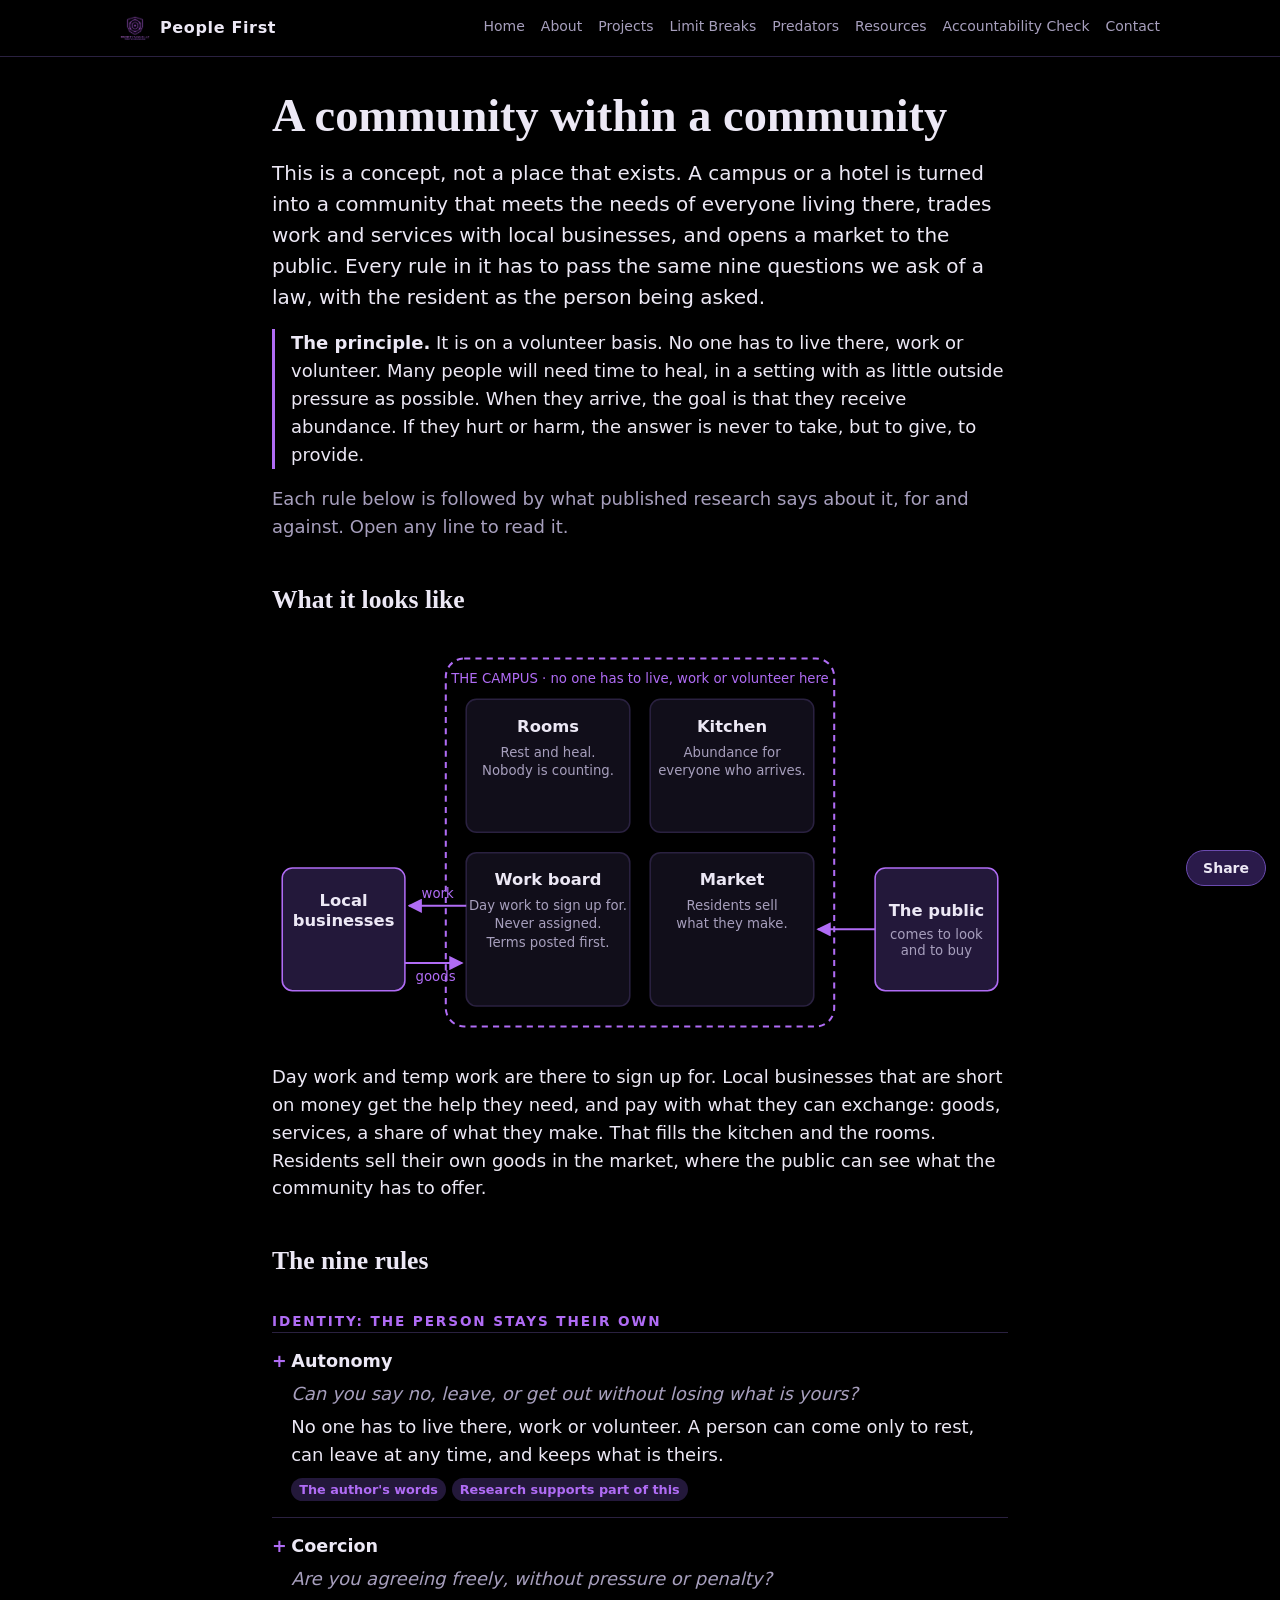
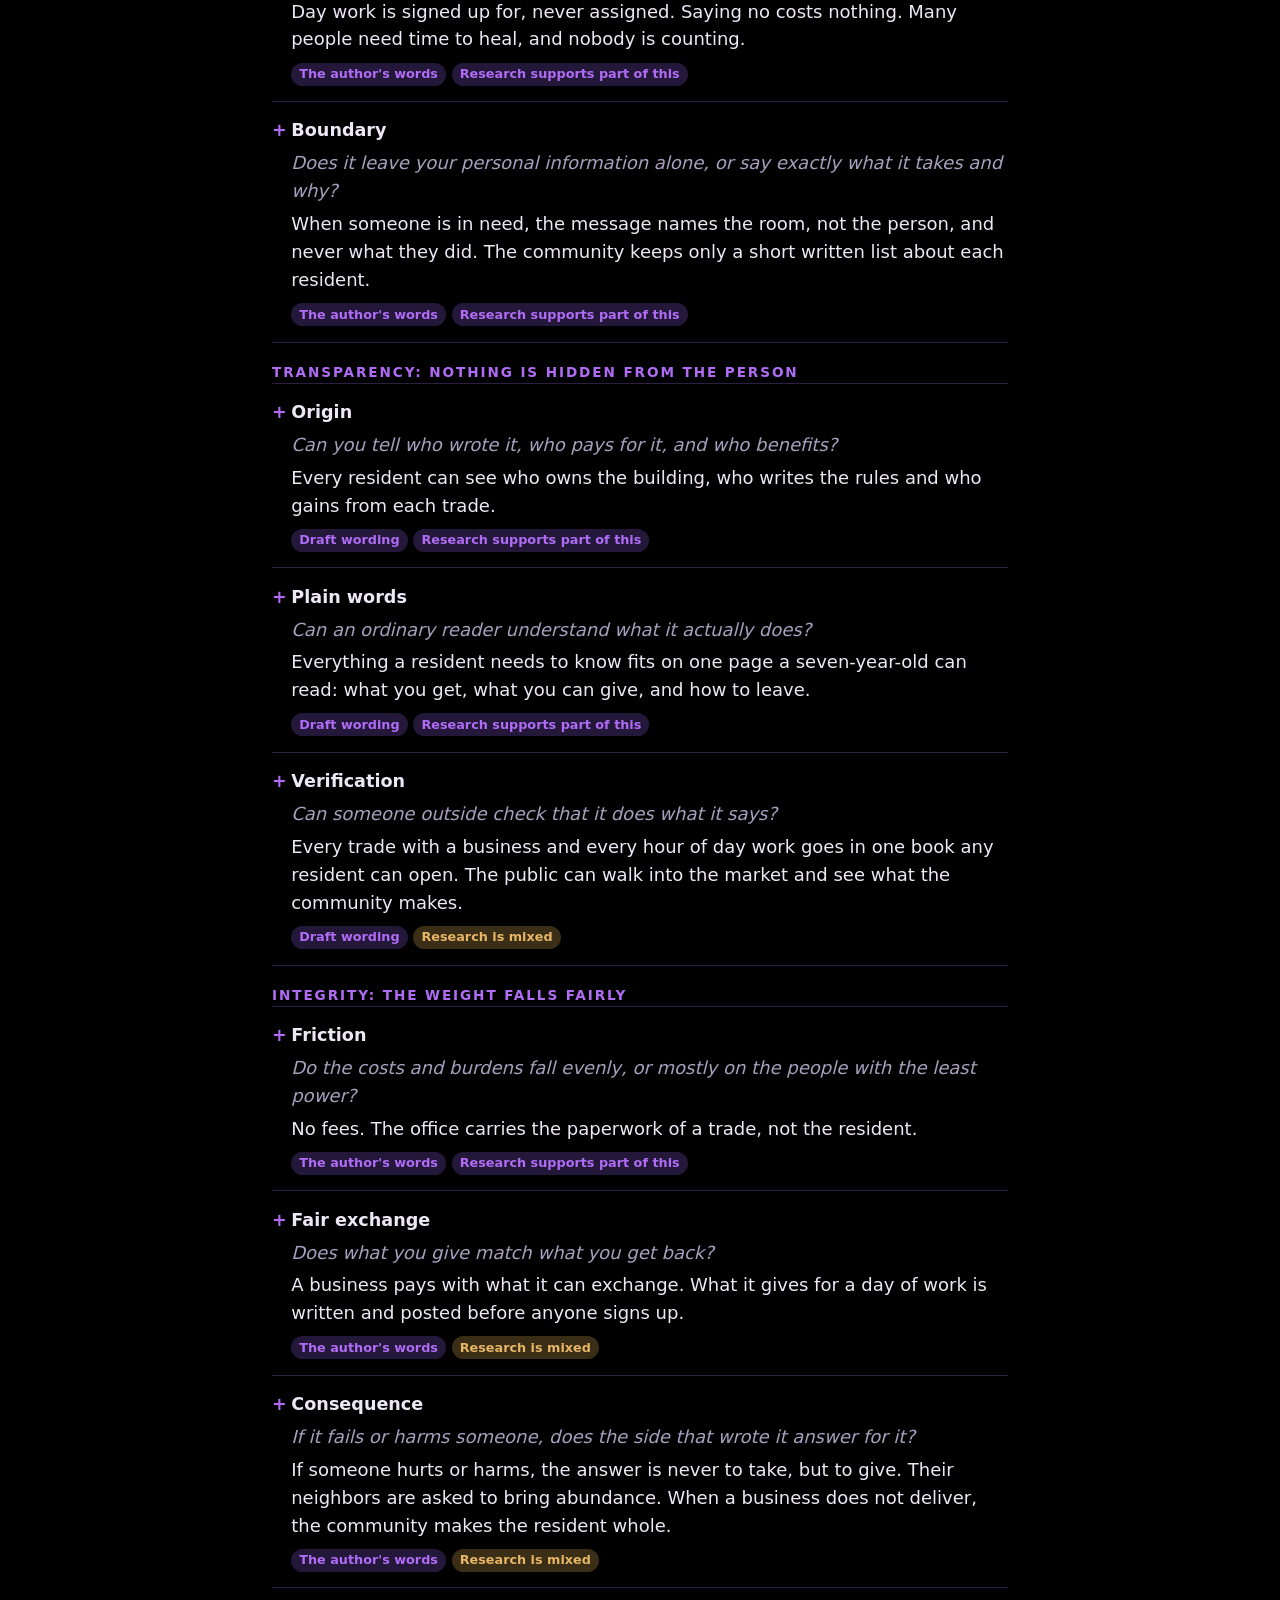
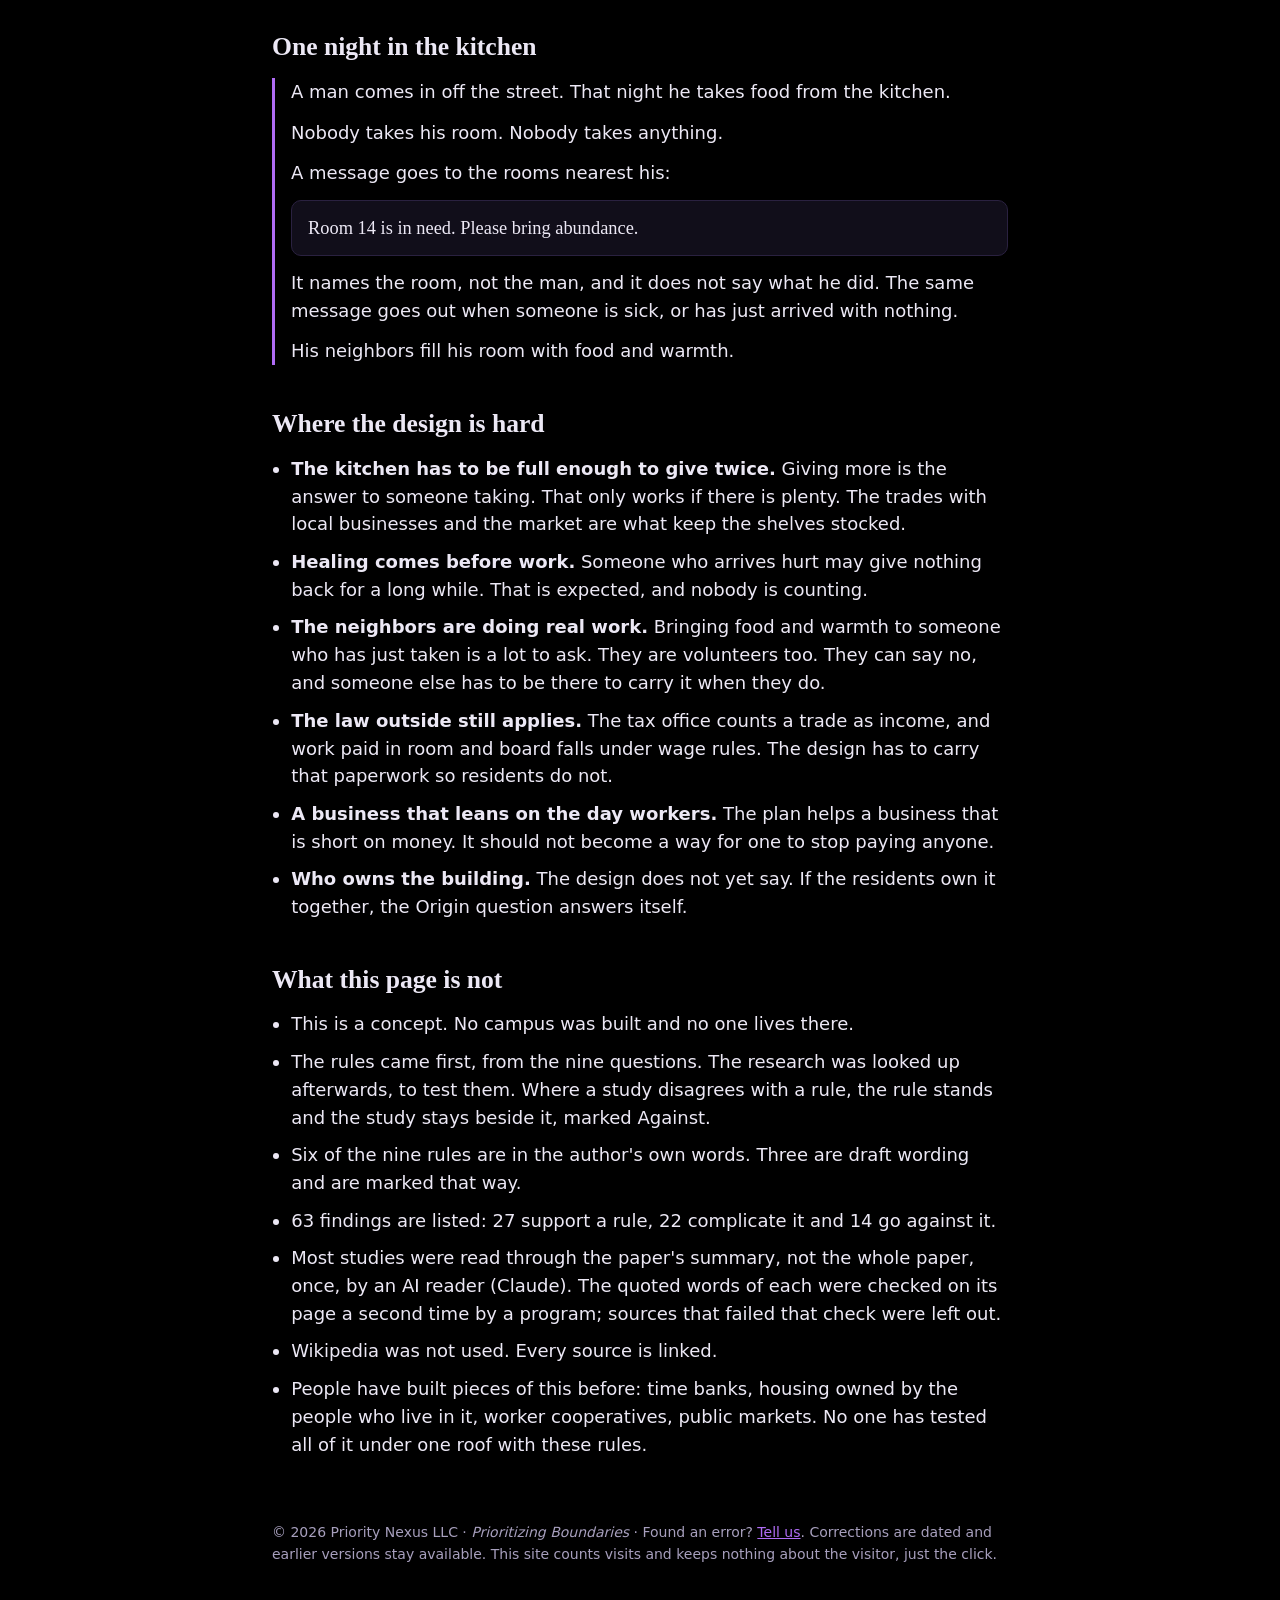
<file: campus/index.html>
<!doctype html>
<html lang="en">
<head>
<meta charset="utf-8">
<meta name="viewport" content="width=device-width, initial-scale=1">
<meta name="description" content="A concept for a voluntary community that meets its residents' needs, trades work with local businesses and opens a market to the public, held to nine questions.">
<meta property="og:title" content="A Community Within a Community - People First">
<meta property="og:description" content="A concept for a voluntary community that meets its residents' needs, trades work with local businesses and opens a market to the public, held to nine questions.">
<meta property="og:image" content="https://prioritynexusllc.org/pn-logo.png">
<title>A Community Within a Community - People First</title>
<link rel="icon" href="/pn-logo.png">
</head>
<body style="margin:0">
<meta name='claude:viewport-fit-sides' content='cover'>
<style>
/* Layout: one reading column. The rule in plain words first; the research, for and against, inside drop-downs. */
:root {
  --bg: #000000; --panel: #110e1a; --fg: #ece8f5; --muted: #a79fbd; --line: #2a2140;
  --accent: #b06cf5; --accent-soft: #23183a; --warn: #e6b566; --warn-soft: #3a2e16; --bad: #f08a8a; --bad-soft: #3a1a1e; --good: #8fd6a4; --good-soft: #143022;
  --head: Charter, "Iowan Old Style", "Palatino Linotype", Georgia, serif;
  --body: system-ui, -apple-system, "Segoe UI", Roboto, Helvetica, Arial, sans-serif;
  color-scheme: dark;
}
body { background: var(--bg); color: var(--fg); font-family: var(--body); font-size: 18px; line-height: 1.55; }
.wrap { max-width: 46rem; margin: 0 auto; padding-block: 2rem 4rem;
  padding-left: max(16px, env(safe-area-inset-left, 0px)); padding-right: max(16px, env(safe-area-inset-right, 0px));
  display: flex; flex-direction: column; gap: 2.75rem; }
h1, h2 { font-family: var(--head); text-wrap: balance; margin: 0; line-height: 1.15; }
h1 { font-size: clamp(2rem, 6vw, 2.9rem); }
h2 { font-size: 1.6rem; }
h3 { margin: 1.2rem 0 0; font-size: 0.85rem; letter-spacing: 0.14em; text-transform: uppercase; color: var(--accent); font-weight: 650; }
p { margin: 0; }
section, header { display: flex; flex-direction: column; gap: 1rem; }
.lead { font-size: 1.25rem; }
.muted { color: var(--muted); }
.small { font-size: 0.9rem; }
a { color: var(--accent); overflow-wrap: anywhere; }
:focus-visible { outline: 3px solid var(--accent); outline-offset: 2px; border-radius: 4px; }
.goals { display: grid; grid-template-columns: repeat(4, minmax(0, 1fr)); gap: 0.75rem; }
.goals div { border-top: 3px solid var(--accent); padding-top: 0.5rem; font-family: var(--head); font-size: 1.15rem; }
@media (max-width: 34rem) { .goals { grid-template-columns: 1fr 1fr; } }
details { min-width: 0; }
summary { cursor: pointer; }
.list { display: flex; flex-direction: column; border-top: 1px solid var(--line); }
.item { border-bottom: 1px solid var(--line); }
.item > summary { list-style: none; padding: 0.95rem 0; display: grid; grid-template-columns: minmax(0, 1fr); gap: 0.3rem; }
.item > summary::-webkit-details-marker { display: none; }
.item > summary .name { font-weight: 650; font-size: 1.1rem; }
.item > summary .name::before { content: "+"; display: inline-block; width: 1.1em; color: var(--accent); font-weight: 700; }
.item[open] > summary .name::before { content: "\2212"; }
.item > summary .q { padding-left: 1.2rem; color: var(--muted); font-style: italic; }
.item > summary .rule { padding-left: 1.2rem; }
.item > summary .v { padding-left: 1.2rem; }
.body { padding: 0.25rem 0 1.25rem 1.2rem; display: flex; flex-direction: column; gap: 1rem; }
.label { font-size: 0.8rem; letter-spacing: 0.06em; text-transform: uppercase; color: var(--muted); font-weight: 650; }
.find { display: flex; flex-direction: column; gap: 0.35rem; }
.more { border: 1px solid var(--line); border-radius: 8px; background: var(--panel); }
.more > summary { padding: 0.5rem 0.75rem; font-size: 0.95rem; color: var(--accent); font-weight: 600; }
.more > .in { padding: 0.25rem 0.75rem 0.85rem; display: flex; flex-direction: column; gap: 0.6rem; font-size: 0.95rem; }
.kv { display: grid; grid-template-columns: 9.5rem minmax(0, 1fr); gap: 0.35rem 0.75rem; margin: 0; }
.kv dt { color: var(--muted); }
.kv dd { margin: 0; overflow-wrap: anywhere; }
@media (max-width: 34rem) { .kv { grid-template-columns: 1fr; gap: 0.1rem; } .kv dd { margin-bottom: 0.5rem; } }
.tag { display: inline-block; font-size: 0.8rem; font-weight: 650; padding: 0.1rem 0.5rem; border-radius: 999px; background: var(--accent-soft); color: var(--accent); white-space: nowrap; }
.tag.good { background: var(--good-soft); color: var(--good); }
.tag.warn { background: var(--warn-soft); color: var(--warn); }
.tag.bad { background: var(--bad-soft); color: var(--bad); }
.story { border-left: 3px solid var(--accent); padding-left: 1rem; display: flex; flex-direction: column; gap: 0.8rem; }
.plainlist { margin: 0; padding-left: 1.2rem; display: flex; flex-direction: column; gap: 0.6rem; }

.campus { width: 100%; height: auto; display: block; margin: 0.5rem 0 0; }
.campus .box { fill: var(--panel); stroke: var(--line); stroke-width: 1.5; }
.campus .yard { fill: none; stroke: var(--accent); stroke-width: 2; stroke-dasharray: 6 5; }
.campus .out { fill: var(--accent-soft); stroke: var(--accent); stroke-width: 1.5; }
.campus text { fill: var(--fg); font-family: var(--body); font-size: 15px; }
.campus .t { font-weight: 650; font-size: 16px; } .campus .s { fill: var(--muted); font-size: 13px; } .campus .lab { fill: var(--accent); font-size: 13px; }
.campus .arrow { stroke: var(--accent); stroke-width: 2; fill: none; marker-end: url(#ah); }
.note { border: 1px solid var(--line); border-radius: 10px; padding: 0.8rem 1rem; background: var(--panel); font-family: var(--head); font-size: 1.15rem; }
</style>
<style>
nav.pn { position: sticky; top: 0; z-index: 5; background: rgba(0, 0, 0, .88); backdrop-filter: blur(8px); border-bottom: 1px solid var(--line); font-size: 16px; }
nav.pn .in { max-width: 1040px; margin: 0 auto; padding: 0 16px; display: flex; align-items: center; gap: 18px; height: 56px; overflow-x: auto; }
nav.pn .brand { display: flex; align-items: center; gap: 10px; font-weight: 700; letter-spacing: .04em; white-space: nowrap; color: var(--fg); text-decoration: none; }
nav.pn .brand img { width: 30px; height: 30px; border-radius: 6px; }
nav.pn .links { margin-left: auto; display: flex; gap: 16px; font-size: 14px; white-space: nowrap; }
nav.pn .links a { color: var(--muted); text-decoration: none; padding: 6px 0; border-bottom: 2px solid transparent; }
nav.pn .links a:hover, nav.pn .links a.here { color: var(--fg); } nav.pn .links a.here { border-bottom-color: var(--accent); }
@media (max-width: 640px) { nav.pn .brand span { display: none; } nav.pn .links { gap: 14px; } }
.navbtn { display: none; margin-left: auto; font: inherit; font-size: 14px; font-weight: 600; color: var(--fg); background: rgba(139, 63, 224, .18); border: 1px solid var(--line); border-radius: 8px; padding: 6px 14px; cursor: pointer; }
@media (max-width: 760px) { nav.pn .in { overflow: visible; } nav.pn .brand span { display: inline; } nav.pn .navbtn { display: block; }
  nav.pn .links { display: none; position: absolute; left: 0; right: 0; top: 100%; margin: 0; flex-direction: column; gap: 0; padding: 4px 16px 12px; background: #000; border-bottom: 1px solid var(--line); white-space: normal; }
  nav.pn.open .links { display: flex; } nav.pn .links a { padding: 13px 0; font-size: 16px; border-bottom: 1px solid var(--line); } nav.pn .links a.here { border-bottom-color: var(--line); color: var(--accent); } }
.pnfoot { max-width: 46rem; margin: 0 auto; padding: 0 16px 40px; color: var(--muted); font-size: 14px; }
</style>
<nav class="pn"><div class="in">
  <a class="brand" href="/"><img src="/pn-logo.png" alt=""><span>People First</span></a>
  <button class="navbtn" type="button" aria-expanded="false" aria-controls="navlinks" onclick="var n=this.closest(`nav`);this.setAttribute(`aria-expanded`,n.classList.toggle(`open`))">Menu</button>
  <div class="links" id="navlinks"><a href="/">Home</a><a href="/about/">About</a><a href="/projects/">Projects</a><a href="/when-a-limit-breaks/">Limit&nbsp;Breaks</a><a href="/predators/">Predators</a><a href="/resources/">Resources</a><a href="/accountability-check/">Accountability&nbsp;Check</a><a href="/contact/">Contact</a></div>
</div></nav>


<div class="wrap">
  <header>
    <h1>A community within a community</h1>
    <p class="lead">This is a concept, not a place that exists. A campus or a hotel is turned into a community that meets the needs of everyone living there, trades work and services with local businesses, and opens a market to the public. Every rule in it has to pass the same nine questions we ask of a law, with the resident as the person being asked.</p>
    <div class="story"><p><b>The principle.</b> It is on a volunteer basis. No one has to live there, work or volunteer. Many people will need time to heal, in a setting with as little outside pressure as possible. When they arrive, the goal is that they receive abundance. If they hurt or harm, the answer is never to take, but to give, to provide.</p></div>
    <p class="muted">Each rule below is followed by what published research says about it, for and against. Open any line to read it.</p>
  </header>

  <section>
    <h2>What it looks like</h2>
    <svg class="campus" viewBox="0 0 720 400" role="img" aria-label="A picture of the campus: rooms, a kitchen, a work board and a market inside; local businesses and the public outside.">
  <defs><marker id="ah" viewBox="0 0 10 10" refX="9" refY="5" markerWidth="7" markerHeight="7" orient="auto-start-reverse"><path d="M0 0L10 5L0 10z" fill="var(--accent)"/></marker></defs>
  <rect class="yard" x="170" y="20" width="380" height="360" rx="18"/>
  <text class="lab" x="360" y="44" text-anchor="middle">THE CAMPUS · no one has to live, work or volunteer here</text>
  <rect class="box" x="190" y="60" width="160" height="130" rx="10"/><text class="t" x="270" y="92" text-anchor="middle">Rooms</text>
  <text class="s" x="270" y="116" text-anchor="middle">Rest and heal.</text><text class="s" x="270" y="134" text-anchor="middle">Nobody is counting.</text>
  <rect class="box" x="370" y="60" width="160" height="130" rx="10"/><text class="t" x="450" y="92" text-anchor="middle">Kitchen</text>
  <text class="s" x="450" y="116" text-anchor="middle">Abundance for</text><text class="s" x="450" y="134" text-anchor="middle">everyone who arrives.</text>
  <rect class="box" x="190" y="210" width="160" height="150" rx="10"/><text class="t" x="270" y="242" text-anchor="middle">Work board</text>
  <text class="s" x="270" y="266" text-anchor="middle">Day work to sign up for.</text><text class="s" x="270" y="284" text-anchor="middle">Never assigned.</text><text class="s" x="270" y="302" text-anchor="middle">Terms posted first.</text>
  <rect class="box" x="370" y="210" width="160" height="150" rx="10"/><text class="t" x="450" y="242" text-anchor="middle">Market</text>
  <text class="s" x="450" y="266" text-anchor="middle">Residents sell</text><text class="s" x="450" y="284" text-anchor="middle">what they make.</text>
  <rect class="out" x="10" y="225" width="120" height="120" rx="10"/><text class="t" x="70" y="262" text-anchor="middle">Local</text><text class="t" x="70" y="282" text-anchor="middle">businesses</text>
  <path class="arrow" d="M190 262 L134 262"/><text class="lab" x="162" y="254" text-anchor="middle">work</text>
  <path class="arrow" d="M130 318 L186 318"/><text class="lab" x="160" y="336" text-anchor="middle">goods</text>
  <rect class="out" x="590" y="225" width="120" height="120" rx="10"/><text class="t" x="650" y="272" text-anchor="middle">The public</text><text class="s" x="650" y="294" text-anchor="middle">comes to look</text><text class="s" x="650" y="310" text-anchor="middle">and to buy</text>
  <path class="arrow" d="M590 285 L534 285"/>
</svg>
    <p>Day work and temp work are there to sign up for. Local businesses that are short on money get the help they need, and pay with what they can exchange: goods, services, a share of what they make. That fills the kitchen and the rooms. Residents sell their own goods in the market, where the public can see what the community has to offer.</p>
  </section>

  <section>
    <h2>The nine rules</h2>
    <div id="rules"></div>
  </section>

  <section>
    <h2>One night in the kitchen</h2>
    <div class="story">
      <p>A man comes in off the street. That night he takes food from the kitchen.</p>
      <p>Nobody takes his room. Nobody takes anything.</p>
      <p>A message goes to the rooms nearest his:</p>
      <p class="note">Room 14 is in need. Please bring abundance.</p>
      <p>It names the room, not the man, and it does not say what he did. The same message goes out when someone is sick, or has just arrived with nothing.</p>
      <p>His neighbors fill his room with food and warmth.</p>
    </div>
  </section>

  <section>
    <h2>Where the design is hard</h2>
    <ul class="plainlist" id="hard"></ul>
  </section>

  <section>
    <h2>What this page is not</h2>
    <ul class="plainlist" id="limits"></ul>
  </section>
</div>

<script>
const D = {"rules":[{"rule_id":"autonomy","gate":"Autonomy","q":"Can you say no, leave, or get out without losing what is yours?","rule":"No one has to live there, work or volunteer. A person can come only to rest, can leave at any time, and keeps what is theirs.","whose":"The author's words","verdict":"the evidence supports part of the rule","plain":"Trials of housing with no sobriety or treatment conditions find that people get housed faster and stay housed, without more drug use or worse symptoms. Against that, one trial found that housing tied to staying drug-free gave better abstinence, and reviews find the health gains are less clear than the housing gains. No study tests a community where nobody has to work or volunteer at all, or follows a voluntary campus or hotel community over many years.","change":"The rule stands. Trials of housing with no conditions found people got housed sooner and stayed housed. One trial found that housing tied to staying drug-free led to less drug use; it is listed and marked Against. The design answers it by offering help with addiction to anyone who wants it, without making the room depend on it.","findings":[{"direction":"supports","claim":"Homeless adults with mental illness who were given housing right away, with no treatment or sobriety conditions, got housed sooner, stayed housed and felt they had more choice than those whose housing depended on treatment and sobriety.","quote":"The experimental group obtained housing earlier, remained stably housed, and reported higher perceived choice.","citation":"Tsemberis, S., Gulcur, L., Nakae, M., Housing First, consumer choice, and harm reduction for homeless individuals with a dual diagnosis, American Journal of Public Health, 94(4), 2004","url":"https://doi.org/10.2105/ajph.94.4.651","type":"randomised trial","who":"225 homeless adults with mental illness in New York City, followed for 24 months","limits":"It tests housing without conditions in one city, not whether people also need no work or volunteer expectations.","read":"abstract"},{"direction":"supports","claim":"In a large Canadian trial, homeless adults with mental illness offered an apartment with rent help and support spent more days stably housed than those who got the usual services.","quote":"the adjusted percentage of days stably housed was higher among the intervention group than the usual care group","citation":"Stergiopoulos, V., and colleagues, Effect of scattered-site housing using rent supplements and intensive case management on housing stability among homeless adults with mental illness: a randomized trial (At Home/Chez Soi, Toronto), JAMA, 2015","url":"https://doi.org/10.1001/jama.2015.1163","type":"randomised trial","who":"Homeless adults with mental illness and high needs in Toronto, Canada","limits":"It shows housing stability, not whether the same holds in a shared campus community or for people who do not have a serious mental illness.","read":"abstract"},{"direction":"supports","claim":"In New York City, people with substance use problems who moved into housing that did not demand treatment first did achieve stable housing.","quote":"Persons with SUD can achieve residential stability in supportive housing that does not require SUD treatment before admission","citation":"Housing versus treatment first for supportive housing participants with substance use disorders: A comparison of housing and public service use outcomes, Substance Abuse, 2020 (PubMed ID 29528786)","url":"https://doi.org/10.1080/08897077.2018.1449049","type":"observational study","who":"1,937 adults with substance use disorders who entered low-demand supportive housing in New York City from 2007 to 2012","limits":"It compares people who chose different paths rather than randomly assigning them, and it covers supportive housing, not a community with no expectations of work.","read":"abstract"},{"direction":"complicates","claim":"A review of four trials found that housing without conditions clearly improved housing stability, but showed no clear difference in drug or alcohol use and unclear effects on most short-term health measures.","quote":"No clear difference in substance use was seen.","citation":"Baxter, A. J., and colleagues, Effects of Housing First approaches on health and well-being of adults who are homeless or at risk of homelessness: systematic review and meta-analysis of randomised controlled trials, Journal of Epidemiology and Community Health, 2019","url":"https://doi.org/10.1136/jech-2018-210981","type":"systematic review","who":"Four randomised trials of Housing First, all rated at high risk of bias","limits":"It covers only four trials rated at high risk of bias, so it cannot say how these results hold in other settings.","read":"abstract"},{"direction":"complicates","claim":"A review of studies of cohousing, where people choose to live together and share space, found that most studies that measured health or wellbeing saw a positive link, but the studies were few.","quote":"Eight of the 10 studies found a positive association.","citation":"The effects of cohousing model on people's health and wellbeing: a scoping review, Public Health Reviews, 2020 (PubMed ID 33042597)","url":"https://doi.org/10.1186/s40985-020-00138-1","type":"scoping review","who":"25 articles describing 77 cohousing experiences, 10 of them measuring health or wellbeing","limits":"It covers people who chose cohousing, often in well-off settings, and says nothing about how long such communities last or about people who need only rest.","read":"abstract"},{"direction":"complicates","claim":"A review of programs for homeless people with addiction found that some programs that require treatment first cut addiction severity, though they had shortcomings in keeping people housed long term.","quote":"Several linear programs cite reductions in addiction severity","citation":"Kertesz, S. G., Crouch, K., Milby, J. B., Cusimano, R. E., Schumacher, J. E., Housing first for homeless persons with active addiction: are we overreaching?, Milbank Quarterly, 87(2), 2009","url":"https://doi.org/10.1111/j.1468-0009.2009.00565.x","type":"narrative review","who":"Studies comparing Housing First with step-by-step recovery programs for homeless people with addiction","limits":"It is a review from 2009, before the larger later trials, and concerns people with active addiction rather than all residents.","read":"abstract"},{"direction":"against","claim":"In a trial of homeless people in drug treatment, those given housing that depended on staying drug-free used drugs less than those given housing with no such condition.","quote":"The ACH group had a higher prevalence of drug abstinence than the NACH group","citation":"Milby, J. B., and colleagues, To house or not to house: the effects of providing housing to homeless substance abusers in treatment, American Journal of Public Health, 95(7), 2005","url":"https://doi.org/10.2105/ajph.2004.039743","type":"randomised trial","who":"196 homeless adults with cocaine dependence in day treatment in the United States, given no housing, housing tied to abstinence, or housing not tied to abstinence","limits":"It measures drug abstinence among people already in a treatment program, not rest, work or leaving freely, and all three groups improved on housing and work.","read":"abstract"}]},{"rule_id":"coercion","gate":"Coercion","q":"Are you agreeing freely, without pressure or penalty?","rule":"Day work is signed up for, never assigned. Saying no costs nothing. Many people need time to heal, and nobody is counting.","whose":"The author's words","verdict":"the evidence supports part of the rule","plain":"Studies of work requirements find they did not raise employment in Arkansas, and studies of cash with no strings find little drop in work. Against that, welfare-to-work trials found that job-search-first programs got people into jobs faster and cheaper, and a large cash trial found people worked one to two hours a week less. Trauma-informed care has too little tested evidence to say it works, and no study tests a place where day work is only signed up for and nobody counts.","change":"The rule stands. Requiring work did not raise work in one state, and cash with no strings changed work hours very little. Job-search-first programs did get people into jobs faster; that is listed and marked Against. Here work is there for whoever is ready, and healing comes first.","findings":[{"direction":"supports","claim":"When Arkansas made some Medicaid recipients prove they worked, employment did not go up over eighteen months, though many lost coverage.","quote":"work requirements did not increase employment over eighteen months of follow-up.","citation":"Medicaid Work Requirements In Arkansas: Two-Year Impacts On Coverage, Employment, And Affordability Of Care, Health Affairs, 2020 (PubMed ID 32897784)","url":"https://doi.org/10.1377/hlthaff.2020.00538","type":"observational study","who":"Low-income adults in Arkansas and comparison states, followed by survey after the work requirement began","limits":"It tests a government requirement tied to health insurance, not an invitation to sign up for day work in a residential community.","read":"abstract"},{"direction":"supports","claim":"A re-analysis of seven trials of cash given by governments found no systematic evidence that the cash made people work less.","quote":"find no systematic evidence that cash transfer programs discourage work","citation":"Banerjee, A., Hanna, R., Kreindler, G., Olken, B., Debunking the Stereotype of the Lazy Welfare Recipient: Evidence from Cash Transfer Programs Worldwide, Harvard CID Working Paper 308, 2015 (later in the World Bank Research Observer, 2017)","url":"https://econpapers.repec.org/RePEc:cid:wpfacu:308","type":"systematic review","who":"Seven randomised trials of government cash transfer programs in six developing countries","limits":"It covers cash programs in developing countries and does not test housing, trauma or sign-up work.","read":"abstract"},{"direction":"supports","claim":"Day laborers who used worker centers, where hiring is organized and voluntary, earned modestly higher hourly wages than those hiring on street corners.","quote":"We find a modest, but statistically significant, wage premium earned by workers who participate in day labor worker centers.","citation":"Melendez, E. J., Visser, M. A., Theodore, N., Valenzuela, A., Worker Centers and Day Laborers' Wages, Social Science Quarterly, 95(3), 2014","url":"https://econpapers.repec.org/RePEc:bla:socsci:v:95:y:2014:i:3:p:835-851","type":"observational study","who":"Day laborers at hiring sites across the United States, worker centers compared with other sites","limits":"It measures wages at worker centers, not whether the centers help people heal or whether anyone declines work without cost.","read":"abstract"},{"direction":"complicates","claim":"A federal review found too little good evidence to say whether trauma-informed care works, and the studies did not record harms.","quote":"Evidence was insufficient to make any clear determinations on the effectiveness of TIC approaches","citation":"Trauma Informed Care: A Systematic Review, Agency for Healthcare Research and Quality (Evidence-based Practice Center), 2025 (PubMed ID 40373174)","url":"https://europepmc.org/article/MED/40373174","type":"systematic review","who":"12 studies of trauma-informed care approaches in health and social settings","limits":"It says the evidence is thin, not that the approach fails, and it does not look at housing or work.","read":"abstract"},{"direction":"complicates","claim":"A review of over 200 job programs found short-run effects near zero that grew over two to three years, with bigger gains for programs that build skills.","quote":"with larger average gains for programs that emphasize human capital accumulation","citation":"Card, D., Kluve, J., Weber, A., What Works? A Meta Analysis of Recent Active Labor Market Program Evaluations, NBER Working Paper 21431, 2015 (later in the Journal of the European Economic Association, 2018)","url":"https://www.nber.org/papers/w21431","type":"systematic review","who":"More than 200 studies of job training, job search and subsidy programs","limits":"It covers programs for unemployed people, many of them required, not voluntary day work or people who need time to recover.","read":"abstract"},{"direction":"complicates","claim":"In a trial giving low-income people $1,000 a month with no conditions for three years, recipients cut their work hours by one to two hours a week.","quote":"Participants reduced their work hours as a result of the transfers by 1-2 hours/week","citation":"Vivalt, E., Rhodes, E., Bartik, A., Broockman, D., Miller, S., The Employment Effects of a Guaranteed Income: Experimental Evidence from Two U.S. States, NBER Working Paper 32719, 2024","url":"https://www.nber.org/papers/w32719","type":"randomised trial","who":"1,000 low-income adults in two U.S. states given $1,000 a month, compared with 2,000 given $50 a month","limits":"It tests cash with no conditions, not housing or day work, and the drop in work was modest.","read":"abstract"},{"direction":"against","claim":"In welfare-to-work trials, job-search-first programs moved people into jobs faster and cost much less than education-first programs, and employment-focused programs generally had larger effects.","quote":"the LFA approach moved welfare recipients into jobs more quickly than did the HCD approach.","citation":"Hamilton, G., and colleagues, How Effective Are Different Welfare-to-Work Approaches? Five-Year Adult and Child Impacts for Eleven Programs, MDRC (National Evaluation of Welfare-to-Work Strategies), 2001","url":"https://www.mdrc.org/publication/how-effective-are-different-welfare-work-approaches","type":"randomised trial","who":"Welfare recipients in eleven programs at seven U.S. sites, job-search-first compared with education-first","limits":"It compares two kinds of required program for welfare recipients, not a voluntary offer, and says nothing about people recovering from trauma.","read":"summary page"}]},{"rule_id":"boundary","gate":"Boundary","q":"Does it leave your personal information alone, or say exactly what it takes and why?","rule":"When someone is in need, the message names the room, not the person, and never what they did. The community keeps only a short written list about each resident.","whose":"The author's words","verdict":"the evidence supports part of the rule","plain":"Studies of food pantries and shelters find that shame and lack of privacy keep people from asking for or accepting help, which fits naming the room and not the person. Other work finds that stigma is cut by choice and client feedback, which are not the same as anonymity, and that neighbors who know who is poor can produce lists that people accept more readily, though less accurately. No study tests a rule that names only a room in a small community where residents can see who is receiving help.","change":"The rule stands, and the research adds two things. Shame keeps people from taking help, which fits naming the room and not the person. And what lowers shame most is choice and how people are treated, so the neighbors who bring abundance bring it kindly, and the person can say what they need.","findings":[{"direction":"supports","claim":"People who use food pantries feel much more stigma than the public actually holds toward them, so being visibly identified as needy is a real barrier.","quote":"users' perception of stigma was significantly higher than the non-using public","citation":"Kindle, P. A., Foust-Newton, M., Reis, M., Gell, M., Food Pantries and Stigma: Users' Concerns and Public Support, Contemporary Rural Social Work Journal, 11(1), 2019","url":"https://digitalcommons.murraystate.edu/crsw/vol11/iss1/2/","type":"survey study","who":"40 users and 202 non-users of food pantries in the Upper Midwest of the United States","limits":"It used a non-random sample and measures felt stigma, not whether anonymous delivery of aid would raise use.","read":"abstract"},{"direction":"supports","claim":"At a rural university, most students who did not use the campus food pantry said they saw stigma attached to it.","quote":"Of the food pantry nonusers (n = 461), 322 identified the presence of stigma (69.85%).","citation":"Duong, A., Walker, A., Bossert, A., Arnold, M., A sentiment and keyword analysis of college food pantry stigma among users and non-users, Journal of Agriculture, Food Systems, and Community Development, 13(3), 2024","url":"https://econpapers.repec.org/RePEc:ags:joafsc:369177","type":"survey study","who":"594 students at a rural United States university, including food-insecure students who did and did not use the pantry","limits":"It describes students at one university and does not test whether hiding identity changes use.","read":"abstract"},{"direction":"supports","claim":"People who live or stay in shelters and similar group settings regularly face stigma and lack of privacy, and nurses working there added privacy screens to protect dignity.","quote":"Individuals within these vulnerable populations regularly experience stigma, a lack of privacy","citation":"Neely, J., Eddins, A., Lesure, N., et al., Privacy, or the Lack Thereof, and Its Implications for Dignity in Mobile COVID-19 Testing, SAGE Open Nursing, 2021","url":"https://doi.org/10.1177/23779608211029096","type":"practice report","who":"People in shelters, care homes, prisons and encampments reached by a Chicago COVID-19 testing team","limits":"It is about privacy during health testing, not about how a community words a message about someone's need.","read":"abstract"},{"direction":"supports","claim":"In an Indonesian experiment, a formal list built from a short set of hard-to-hide household facts picked out poor households better than villagers ranking each other, which backs keeping a short written list.","quote":"community-based targeting performs worse in identifying the poor than proxy-means tests, particularly near the threshold","citation":"Alatas, V., Banerjee, A., Hanna, R., Olken, B. A., Tobias, J., Targeting the Poor: Evidence from a Field Experiment in Indonesia, NBER Working Paper 15980, 2010 (later published in the American Economic Review, 2012)","url":"https://www.nber.org/papers/w15980","type":"randomised trial","who":"640 villages in Indonesia comparing a short asset checklist, villager rankings and a mix of both","limits":"It concerns choosing cash-transfer recipients in poor villages, not privacy or how need is announced inside a residential community.","read":"abstract"},{"direction":"complicates","claim":"Interviews with pantry clients point to client choice, client feedback and good staff manners as ways to reach people put off by stigma, rather than hiding who they are.","quote":"Creating opportunities for client-centered feedback may improve client experience, reach, and access of food pantries","citation":"Jia, J., et al., Improving Client Experience and Charitable Food Reach and Access at Food Pantries: A Qualitative Study, Journal of Health Care for the Poor and Underserved, 2024","url":"https://doi.org/10.1353/hpu.2024.a942874","type":"interview study","who":"52 adult pantry clients in Cook County, Illinois","limits":"It lists what clients said would help but does not compare anonymous with named help.","read":"abstract"},{"direction":"complicates","claim":"A review of ways to reduce food-insecurity stigma found most were changes to how programs are built and run, and called for work on everyday contacts between staff or volunteers and people seeking food.","quote":"This review demonstrates the frequency of structural level interventions, particularly within the emergency food setting","citation":"Appel, E. Y., et al., Mitigating Food Insecurity-Related Stigma: A Review of Intervention Strategies, Delaware Journal of Public Health, 2025","url":"https://doi.org/10.32481/djph.2025.11.04","type":"systematic review","who":"18 articles on stigma-reduction strategies in food programs in the United States and United Kingdom","limits":"It maps which strategies exist and does not measure which ones work or whether naming only a room helps.","read":"abstract"},{"direction":"against","claim":"In the Indonesian experiment, letting neighbors rank each other, so everyone knew who was thought to need help, left people more satisfied with the resulting list.","quote":"the community-based methods result in higher satisfaction with beneficiary lists","citation":"Alatas, V., Banerjee, A., Hanna, R., Olken, B. A., Tobias, J., Targeting the Poor: Evidence from a Field Experiment in Indonesia, NBER Working Paper 15980, 2010 (later published in the American Economic Review, 2012)","url":"https://www.nber.org/papers/w15980","type":"randomised trial","who":"640 villages in Indonesia comparing a short asset checklist, villager rankings and a mix of both","limits":"It measures satisfaction with a list of aid recipients and does not measure shame or whether openness cost anyone their dignity.","read":"abstract"}]},{"rule_id":"origin","gate":"Origin","q":"Can you tell who wrote it, who pays for it, and who benefits?","rule":"Every resident can see who owns the building, who writes the rules and who gains from each trade.","whose":"Draft wording","verdict":"the evidence supports part of the rule","plain":"Studies of community land trusts and shared-equity housing find stable, low-default homeownership, and Ostrom's work shows that groups can sometimes govern shared property well. A critique of land trusts says the model has not delivered everything promised, and a large shared-equity study notes that ownership risk remains. We found no study that tests whether letting every resident see who writes the rules and who gains from each trade changes how well a community is run.","change":"Land held by the community and limited-profit ownership kept people housed through hard years. One critique says such models promise more say for residents than they deliver. The design should say who owns the building and give residents a real vote, not only a look.","findings":[{"direction":"supports","claim":"Homes held in community land trusts, where a nonprofit owns the land and limits resale, had far fewer serious mortgage problems than the general market in 2009.","quote":"MBA prime loans were 4.3 times more likely to be seriously delinquent on December 31st, 2009 than CLT mortgages.","citation":"Thaden, E., Outperforming the Market: Delinquency and Foreclosure Rates in Community Land Trusts, Lincoln Institute of Land Policy Working Paper, 2010","url":"https://www.lincolninst.edu/publications/working-papers/outperforming-market","type":"observational study","who":"42 community land trusts in the United States holding 2,173 owner-occupied, resale-restricted mortgages","limits":"It compares lower-income land-trust owners with a general national survey and does not isolate resident control from the land trust's counseling and other support.","read":"summary page"},{"direction":"supports","claim":"Across many shared-equity housing programs, households stayed housed, kept costs affordable and mostly came out ahead when they sold.","quote":"Shared equity models are effective in providing stable housing.","citation":"Wang, R., Cahen, C., Acolin, A., Walter, R. J., Tracking Growth and Evaluating Performance of Shared Equity Homeownership Programs During Housing Market Fluctuations, Lincoln Institute of Land Policy Working Paper, 2019","url":"https://www.lincolninst.edu/publications/working-papers/tracking-growth-evaluating-performance-shared-equity-homeownership","type":"observational study","who":"58 shared-equity homeownership programs and 4,108 properties in the United States from 1985 to 2018","limits":"It covers shared-equity programs generally and does not test resident governance or whether residents could see who owns or gains.","read":"summary page"},{"direction":"complicates","claim":"The same shared-equity study notes that owning a home still carries risk, since some owners saw their homes lose value.","quote":"Risk associated with homeownership remains, as evidenced by negative net appreciation","citation":"Wang, R., Cahen, C., Acolin, A., Walter, R. J., Tracking Growth and Evaluating Performance of Shared Equity Homeownership Programs During Housing Market Fluctuations, Lincoln Institute of Land Policy Working Paper, 2019","url":"https://www.lincolninst.edu/publications/working-papers/tracking-growth-evaluating-performance-shared-equity-homeownership","type":"observational study","who":"58 shared-equity homeownership programs and 4,108 properties in the United States from 1985 to 2018","limits":"It describes price risk for individual owners, not whether shared governance is slow or captured.","read":"summary page"},{"direction":"complicates","claim":"Ostrom's book shows that groups can sometimes solve shared-resource problems themselves without a state or a market, but only under certain conditions and with different results in different cases.","quote":"In contrast to the proposition of the tragedy of the commons argument, common pool problems sometimes are solved","citation":"Ostrom, E., Governing the Commons: The Evolution of Institutions for Collective Action, Cambridge University Press, 1990","url":"https://www.cambridge.org/core/product/identifier/9780511807763/type/book","type":"book (university press)","who":"Case studies of shared meadows, forests, irrigation systems and water rights","limits":"Its cases are shared natural resources, not housing or trade among residents, and it says success is not guaranteed.","read":"summary page"},{"direction":"against","claim":"A law-review comment argues that, in practice, community land trusts do not fully deliver what the model promises, including participation by residents.","quote":"the CLT model in practice does not deliver fully on its promise and potential in theory.","citation":"Foster, D., The Limits of Land Reform: A Comment on Community Land Trusts, UCLA Law Review, 2018","url":"https://uclalawreview.org/the-limits-of-land-reform-a-comment-on-community-land-trusts","type":"legal scholarship","who":"A critical reading of community land trusts as a housing and land-reform model","limits":"It is a critical comment, not a measurement, and it does not test open disclosure of ownership or gains.","read":"summary page"}]},{"rule_id":"plain_words","gate":"Plain words","q":"Can an ordinary reader understand what it actually does?","rule":"Everything a resident needs to know fits on one page a seven-year-old can read: what you get, what you can give, and how to leave.","whose":"Draft wording","verdict":"the evidence supports part of the rule","plain":"Studies of benefit sign-ups and shelters find that confusing, drawn-out processes keep people from help, and that simpler information can raise take-up. Other studies find that simplifying a text often does little for real understanding, that people read contracts poorly even in plain English, and that short rules suit large groups better than small ones who share a lot of detail. No study tests a one-page rule sheet for a residential community that covers what you get, what you give and how to leave.","change":"A simple page helps people find and take what is theirs. Simplifying alone does not always make a thing understood. So the page is read with each new resident, by a person, and is not only handed over.","findings":[{"direction":"supports","claim":"A tax-agency mailing trial found that making benefits more noticeable and information simpler led many more people to claim money they were owed, while efforts to ease worries about stigma and audits did not.","quote":"heightened salience of benefits led to substantial additional claiming","citation":"Bhargava, S., Manoli, D., Psychological Frictions and the Incomplete Take-Up of Social Benefits: Evidence from an IRS Field Experiment, American Economic Review, 105(11), 3489-3529, 2015","url":"https://ideas.repec.org/a/aea/aecrev/v105y2015i11p3489-3529.html","type":"randomised trial","who":"About 35,000 U.S. tax filers who had not claimed the Earned Income Tax Credit","limits":"It tests mailed notices about one tax benefit, not a rule sheet for people living in a community.","read":"abstract"},{"direction":"supports","claim":"Interviews with people sleeping outside in Manhattan found that paperwork demands, long waits and unclear process were among the main things keeping them from housing and shelter.","quote":"the most common barriers found were obtaining required identification documents","citation":"Wusinich, C., Bond, L., Nathanson, A., Padgett, D.K., If you're gonna help me, help me: Barriers to housing among unsheltered homeless adults, Evaluation and Program Planning, 76, 2019","url":"https://scholars.uky.edu/en/publications/if-youre-gonna-help-me-help-me-barriers-to-housing-among-unshelte/","type":"qualitative study","who":"43 unsheltered adults interviewed in Manhattan","limits":"It is a small interview study about one city's shelter system and does not test whether a shorter rule sheet would change anything.","read":"abstract"},{"direction":"supports","claim":"Homeless adults offered housing right away, with no rule that they first accept treatment or stay sober, got housing sooner, kept it, and felt they had more choice.","quote":"The experimental group obtained housing earlier, remained stably housed, and reported higher perceived choice.","citation":"Tsemberis, S., Gulcur, L., Nakae, M., Housing First, Consumer Choice, and Harm Reduction for Homeless Individuals With a Dual Diagnosis, American Journal of Public Health, 94(4), 651-656, 2004","url":"https://ideas.repec.org/a/aph/ajpbhl/2004944651-656_1.html","type":"randomised trial","who":"225 homeless adults with serious mental illness in New York City","limits":"It shows fewer entry conditions worked well for one group; it does not measure whether rules were short or readable.","read":"abstract"},{"direction":"complicates","claim":"A major law review study argues that required disclosure often fails to inform people and can bring unintended harm, so putting more information in front of people does not by itself help them decide.","quote":"disclosure not only fails to achieve its stated goal but also leads to unintended consequences","citation":"Ben-Shahar, O., Schneider, C.E., The Failure of Mandated Disclosure, University of Pennsylvania Law Review, 159, 647, 2011","url":"https://chicagounbound.uchicago.edu/journal_articles/1067","type":"review","who":"Research on disclosure in consumer, medical, loan and contract settings","limits":"It is about legally required disclosures, not a community's own voluntary one-page sheet.","read":"abstract"},{"direction":"complicates","claim":"A study of simple legal rules and local property customs argues that complex rules suit small groups like contracting parties, while simple rules suit large audiences.","quote":"complex rules suit smaller audiences (e.g., contracting parties) and simple rules suit large audiences","citation":"Fitzpatrick, D., McWilliam, A., Brightline Fever: Simple Legal Rules and Complex Property Customs among the Fataluku of East Timor, Law & Society Review, 2013","url":"https://www.cambridge.org/core/journals/law-and-society-review/article/abs/brightline-fever-simple-legal-rules-and-complex-property-customs-among-the-fataluku-of-east-timor/96AE158FF7AE40500F1F149DC8A54E1B","type":"case study","who":"Land rules and customs among the Fataluku people of East Timor","limits":"It concerns land law in one rural society, not housing rules in a residential community.","read":"abstract"},{"direction":"complicates","claim":"A classic economics paper says rules fixed in advance cost more to write, while loose standards cost more for people to interpret, so a short page can move the cost onto readers later.","quote":"standards tend to be more costly for individuals to interpret when deciding how to act","citation":"Kaplow, L., Rules Versus Standards: An Economic Analysis, Duke Law Journal, 42(3), 557-629, 1992","url":"https://scholarship.law.duke.edu/dlj/vol42/iss3/2","type":"theory paper","who":"A general economic analysis of legal commands, no particular group","limits":"It is a theory paper with no data on residential communities or on one-page rules.","read":"abstract"},{"direction":"against","claim":"A survey experiment found that best-practice ways of simplifying a privacy notice made little or no difference to how well people understood it.","quote":"best-practice simplification techniques have little or no effect on respondents' comprehension of the disclosure","citation":"Ben-Shahar, O., Chilton, A., Simplification of Privacy Disclosures: An Experimental Test, Journal of Legal Studies, 45, S41-S67, 2016","url":"https://ideas.repec.org/a/ucp/jlstud/doi10.1086-688405.html","type":"randomised trial","who":"U.S. survey respondents shown differently formatted privacy notices","limits":"It tests privacy notices online, not residence or work-trade rules, and does not test a seven-year-old reading level.","read":"abstract"}]},{"rule_id":"verification","gate":"Verification","q":"Can someone outside check that it does what it says?","rule":"Every trade with a business and every hour of day work goes in one book any resident can open. The public can walk into the market and see what the community makes.","whose":"Draft wording","verdict":"the evidence is mixed","plain":"Time banks and mutual-credit systems have run for decades, keep their exchanges in databases and have drawn in people who were left out, and the Swiss WIR network has lasted at large scale. But studies of local exchange schemes find trading stays small and limited to certain people, community markets in poorer areas struggle to keep vendors, and one field experiment found that making who is in a group visible lowered giving. No study tests a book open to every resident combined with a public market on a single campus.","change":"Time banks have kept an open record of every exchange for decades, and that part holds. Local trading schemes often stayed small, and one experiment found people gave more when they could not see who else was giving. So the book shows trades with businesses and hours of day work. It does not show who gave what to a neighbor.","findings":[{"direction":"supports","claim":"A study of UK time banks found they were successful at bringing in people who were socially excluded.","quote":"Time banks are found to be successful at engaging socially excluded and vulnerable groups of people in community activities","citation":"Seyfang, G., Growing Cohesive Communities One Favour at a Time: Social Exclusion, Active Citizenship and Time Banks, International Journal of Urban and Regional Research, 27(3), 2003","url":"https://research-portal.uea.ac.uk/en/publications/growing-cohesive-communities-one-favour-at-a-time-social-exclusio/","type":"survey and case study","who":"UK time banks, including one in a deprived area of south London","limits":"It does not test whether an open record of trades was the reason people joined or stayed.","read":"abstract"},{"direction":"supports","claim":"Time banks keep every exchange in a database, which lets researchers measure who takes part and how much.","quote":"Unlike printed community currencies, time banks record their exchanges in databases.","citation":"Collom, E., Key Indicators of Time Bank Participation: Using Transaction Data for Evaluation, International Journal of Community Currency Research, 16, 2012","url":"https://www.ijccr.net/article/view/9148","type":"observational study","who":"Transaction records from a U.S. time bank","limits":"It shows records can be kept and used, not that members can all open them or that doing so builds trust.","read":"abstract"},{"direction":"supports","claim":"The Swiss WIR network, a business-to-business mutual credit system running for decades, moves in the opposite direction to the national economy in the short run, which helps steady it.","quote":"Unlike the ordinary money, WIR money is negatively correlated with GDP in the short run.","citation":"Stodder, J., Complementary credit networks and macroeconomic stability: Switzerland's Wirtschaftsring, Journal of Economic Behavior & Organization, 72(1), 79-95, 2009","url":"https://ideas.repec.org/a/eee/jeborg/v72y2009i1p79-95.html","type":"observational study","who":"Swiss WIR credit network data over several decades","limits":"It looks at a national business network, not an open ledger inside a single residential community.","read":"abstract"},{"direction":"complicates","claim":"Farmers markets in low-income urban areas in Michigan struggled to start up and keep going, partly because vendors were hard to recruit and keep.","quote":"Farmers markets in low-income, urban areas (LIUA) struggle to establish and sustain themselves.","citation":"Montri, D., Chung, K., Behe, B., Farmer perspectives on farmers markets in low-income urban areas: a case study in three Michigan cities, Agriculture and Human Values, 38(1), 2021","url":"https://ideas.repec.org/a/spr/agrhuv/v38y2021i1d10.1007_s10460-020-10144-3.html","type":"qualitative study","who":"Vendors at six new markets in three Michigan cities","limits":"It covers farm vendors at farmers markets, not a market of goods made by residents and sold to the public.","read":"abstract"},{"direction":"complicates","claim":"A field experiment in Namibia found people gave more to a shared fund when group members could not tell who else was in the group, so full visibility may not raise cooperation.","quote":"contributions to the public good are significantly higher when group members cannot identify one another","citation":"Hoenow, N., Disclosing group members identities reduces cooperation, Human Nature, 36(3), 337-359, 2025","url":"https://www.rwi-essen.de/en/publications/scientific/peer-reviewed-articles/detail/disclosing-group-members-identities-reduces-cooperation-in-8003","type":"field experiment","who":"Villagers in rural Namibia playing a public goods game","limits":"It tested hiding who is in a group, not a ledger of trades, and in a game rather than a living community.","read":"summary page"},{"direction":"against","claim":"A study of local exchange trading schemes in the UK found that trading was small and limited to a particular group of people.","quote":"find that trading is small-scale and limited to a particular group of people.","citation":"Aldridge, T., Tooke, J., Lee, R., Leyshon, A., Thrift, N., Williams, C., Recasting Work: The Example of Local Exchange Trading Schemes, Work, Employment & Society, 15(3), 565-579, 2001","url":"https://ideas.repec.org/a/sae/woemps/v15y2001i3p565-579.html","type":"survey and interviews","who":"Members of UK local exchange trading schemes, including Stroud and Brixton","limits":"It looks at schemes where people lived apart and chose to join, not residents who share a campus and a market.","read":"abstract"},{"direction":"against","claim":"A case study of the first UK local exchange scheme built into an anti-poverty plan found both the number and the value of trades were very low.","quote":"both the volume of trading and the value of the trades are very low","citation":"Aldridge, T.J., Patterson, A., LETS Get Real: Constraints on the Development of Local Exchange Trading Schemes, 2002","url":"https://ripess2.socioeco.org/bdf_fiche-document-249_es.html","type":"case study","who":"One UK local exchange scheme set up as part of a local authority's anti-poverty plan","limits":"It is one scheme, and it does not test open records or a public market.","read":"summary page"}]},{"rule_id":"friction","gate":"Friction","q":"Do the costs and burdens fall evenly, or mostly on the people with the least power?","rule":"No fees. The office carries the paperwork of a trade, not the resident.","whose":"The author's words","verdict":"the evidence supports part of the rule","plain":"Studies of office closings and bed-net prices find that hassle and charges push people away from help. Two government rules (the IRS on barter and the Labor Department on lodging as pay) mean trades still carry paperwork and legal limits that someone must handle. Other studies find that an application step or a price can sometimes sort those who need a service from those who do not. No study tests a community where the office carries all paperwork and charges nothing.","change":"The rule stands: no fees. Two outside rules have to be met and the office carries both. The tax office counts a trade as income. Federal wage rules let lodging count toward pay only when the worker accepts it freely, which fits this design: the room never depends on the work. Two studies found a fee or an application step sorted who needed a thing; they are listed and marked Against.","findings":[{"direction":"supports","claim":"When Social Security offices that help people apply for disability benefits closed, far fewer people ended up receiving benefits nearby, especially people with low education and low earnings.","quote":"The number of disability recipients declines by 13% in surrounding areas","citation":"Deshpande, M., Li, Y., Who Is Screened Out? Application Costs and the Targeting of Disability Programs, NBER Working Paper 23472, 2017 (later published in American Economic Journal: Economic Policy, 2019)","url":"https://www.nber.org/papers/w23472","type":"observational study","who":"Areas of the United States before and after Social Security Administration field offices closed","limits":"It shows that a harder application cuts take-up of one disability program, not that every form or wait does the same elsewhere.","read":"abstract"},{"direction":"supports","claim":"In Kenya, charging even a small price for malaria bed nets cut the number of women who took them by about three quarters.","quote":"uptake drops by 75 percent when the price of ITNs increases from zero to $0.75","citation":"Cohen, J., Dupas, P., Free Distribution or Cost-Sharing? Evidence from a Malaria Prevention Experiment, NBER Working Paper 14406, 2008 (later published in the Quarterly Journal of Economics, 2010)","url":"https://www.nber.org/papers/w14406","type":"randomised trial","who":"Women at prenatal clinics in Kenya offered bed nets at randomly set prices","limits":"It tests the price of one health product in one country, not housing fees or permits.","read":"abstract"},{"direction":"complicates","claim":"The tax agency says goods or services received by barter count as income at their fair market value, so a trade made in kind still creates a tax duty that someone has to record and report.","quote":"You must include in gross income in the year of receipt the fair market value of goods or services received from bartering.","citation":"Internal Revenue Service, Topic No. 420, Bartering Income","url":"https://www.irs.gov/taxtopics/tc420","type":"government guidance","who":"People and businesses in the United States who trade goods or services without money","limits":"It states the tax duty and says nothing about whether an office may carry the paperwork for residents or what that does to them.","read":"full text"},{"direction":"complicates","claim":"Federal wage rules let lodging count toward pay only if the worker accepts it freely, so the design cannot make housing a condition of work or work a condition of housing.","quote":"it is essential that his acceptance of the facility be voluntary and uncoerced","citation":"U.S. Department of Labor, 29 CFR 531.30, voluntary acceptance of facilities (Electronic Code of Federal Regulations)","url":"https://www.ecfr.gov/api/renderer/v1/content/enhanced/current/title-29?part=531&section=531.30","type":"statutory rule","who":"Employers in the United States who count board, lodging or other facilities as part of wages","limits":"It applies when the community counts as an employer; it does not decide whether sign-up day work makes residents employees.","read":"full text"},{"direction":"against","claim":"In Indonesia, making people apply for a cash program, instead of enrolling them automatically, led to a much poorer group of recipients, so an application step can help aim aid at those who need it.","quote":"On net, self-targeting villages have a much poorer group of beneficiaries than status quo villages.","citation":"Alatas, V., Banerjee, A., Hanna, R., Olken, B. A., Purnamasari, R., Wai-Poi, M., Ordeal Mechanisms in Targeting: Theory and Evidence from a Field Experiment in Indonesia, NBER Working Paper 19127, 2013 (later published as Self-Targeting in the Journal of Political Economy, 2016)","url":"https://www.nber.org/papers/w19127","type":"randomised trial","who":"About 400 villages in Indonesia, randomly given automatic enrolment or an application requirement for a cash transfer program","limits":"It tests an application step in one country, and the same paper finds that making the step harder does not improve targeting further.","read":"abstract"},{"direction":"against","claim":"In Zambia, people who paid more for a water-treatment product were more likely to be those who would use it, so a price sorted buyers.","quote":"We find that higher prices screen out those who use the product less.","citation":"Ashraf, N., Berry, J., Shapiro, J. M., Can Higher Prices Stimulate Product Use? Evidence from a Field Experiment in Zambia, NBER Working Paper 13247, 2007 (later published in the American Economic Review, 2010)","url":"https://www.nber.org/papers/w13247","type":"randomised trial","who":"Households in Lusaka, Zambia, offered a chlorine water treatment at random prices","limits":"It tests the price of one household product, not a fee to live in or take part in a community.","read":"abstract"}]},{"rule_id":"fair_exchange","gate":"Fair exchange","q":"Does what you give match what you get back?","rule":"A business pays with what it can exchange. What it gives for a day of work is written and posted before anyone signs up.","whose":"The author's words","verdict":"the evidence is mixed","plain":"Swiss and North American studies find that business barter and credit networks are used more when cash is short and can raise firms' profits, though one study finds North American barter rises and falls with the economy instead. Studies of old company-store pay find it was less harmful than long believed, yet firms still earned extra from it, and a pay-transparency study finds that posting pay can lower average wages. I could not open a source on nonpayment of day laborers, and no study tests a campus where businesses post what they give for a day of work.","change":"Business trading networks are used most when money is short, which is the case this design is for. Old company-store pay turned out less harmful than believed, but the companies still gained from it. So the terms are posted before anyone signs up, and a resident can always choose a different trade or none.","findings":[{"direction":"supports","claim":"The Swiss business credit network, founded in 1934, is used more in recessions because people short of cash turn to it.","quote":"Individuals are cash-short in a recession, and economize by greater use of WIR-credits.","citation":"Stodder, J., Complementary credit networks and macroeconomic stability: Switzerland's Wirtschaftsring, Journal of Economic Behavior and Organization, 72(1), 2009","url":"https://econpapers.repec.org/RePEc:eee:jeborg:v:72:y:2009:i:1:p:79-95","type":"observational study","who":"The Swiss WIR business credit network over time","limits":"It covers one national network run by a bank, not a small community trading with local businesses.","read":"abstract"},{"direction":"supports","claim":"A later study of the same Swiss network found that firms use it more in a recession.","quote":"Turnover in WIR is countercyclical: firms use it more in a recession.","citation":"Stodder, J., Lietaer, B., The Macro-Stability of Swiss WIR-Bank Credits: Balance, Velocity, and Leverage, Comparative Economic Studies, 58(4), 2016","url":"https://ideas.repec.org/a/pal/compes/v58y2016i4d10.1057_s41294-016-0001-5.html","type":"observational study","who":"Swiss firms in the WIR-Bank network, by industry","limits":"It shows firms lean on the network in bad times, not that workers or residents are paid fairly by it.","read":"abstract"},{"direction":"supports","claim":"A study of official data on commercial barter in North America found that both main kinds of barter help firms raise profits.","quote":"they both help firms to increase their profits.","citation":"Cresti, B., US domestic barter: an empirical investigation, Applied Economics, 37(17), 2005","url":"https://econpapers.repec.org/RePEc:taf:applec:v:37:y:2005:i:17:p:1953-1966","type":"observational study","who":"The corporate and commercial barter industry in North America, from official data","limits":"It looks at the barter industry as a whole and does not test pay to day workers or posted terms.","read":"abstract"},{"direction":"complicates","claim":"The same study found that commercial barter rises and falls with the economy rather than growing in hard times, which is the opposite of what many expected.","quote":"is essentially pro-cyclical for the commercial barter component.","citation":"Cresti, B., US domestic barter: an empirical investigation, Applied Economics, 37(17), 2005","url":"https://econpapers.repec.org/RePEc:taf:applec:v:37:y:2005:i:17:p:1953-1966","type":"observational study","who":"The corporate and commercial barter industry in North America, from official data","limits":"It shows barter does not simply grow when money is tight in North America, not that barter fails or fades in any one network.","read":"abstract"},{"direction":"complicates","claim":"A study of British pay in company-store goods found it cut wages by less than commonly believed, though firms still earned extra from lending to workers.","quote":"truck did not reduce British wages by as much as is believed.","citation":"Tan, E. S., Regulating Wages in Kind: Theory and Evidence from Britain, Journal of Law, Economics, and Organization, 22(2), 2006","url":"https://ideas.repec.org/a/oup/jleorg/v22y2006i2p442-458.html","type":"observational study","who":"Wages paid in kind through company stores in industrializing Britain","limits":"It covers nineteenth-century Britain, where pay in goods came with credit and a company store, not a posted exchange chosen by the worker.","read":"abstract"},{"direction":"complicates","claim":"A study of company stores in American coal mining found miners were generally not in debt to the store or paid wholly in scrip, with scrip serving as an advance on payday.","quote":"Miners were generally not in debt to the store, nor paid entirely in scrip.","citation":"Fishback, P. V., Did Coal Miners Owe Their Souls to the Company Store? Theory and Evidence from the Early 1900s, Journal of Economic History, 46(4), 1986","url":"https://ideas.repec.org/a/cup/jechis/v46y1986i04p1011-1029_05.html","type":"observational study","who":"Coal miners and company stores in nonunion areas of the United States in the early 1900s","limits":"It covers one industry a century ago and finds results varied with how tight the labor market was.","read":"abstract"},{"direction":"against","claim":"A study of state laws on workers sharing pay information found that more openness about pay led to lower average wages, which complicates posting terms in advance.","quote":"Our model predicts that transparency reduces the individual bargaining power of workers, leading to lower average wages.","citation":"Cullen, Z. B., Pakzad-Hurson, B., Equilibrium Effects of Pay Transparency, NBER Working Paper 28903, 2021 (later published in Econometrica, 2023)","url":"https://www.nber.org/papers/w28903","type":"observational study","who":"United States workers covered by state laws on sharing salary information","limits":"It covers workers talking about pay in ordinary jobs, and the same paper finds the effect is smaller where wages are already posted.","read":"abstract"}]},{"rule_id":"consequence","gate":"Consequence","q":"If it fails or harms someone, does the side that wrote it answer for it?","rule":"If someone hurts or harms, the answer is never to take, but to give. Their neighbors are asked to bring abundance. When a business does not deliver, the community makes the resident whole.","whose":"The author's words","verdict":"the evidence is mixed","plain":"Studies of cash, food-aid timing and restorative meetings find that meeting needs and repairing harm can lower crime and keep cooperation going. But experiments on free riding find that cooperation in groups tends to fade without some penalty, and research on long-lasting shared-resource communities finds that most of them use graduated sanctions. We found no study of a community that answers every harm with giving and no sanction at all, and none of a community fund that makes residents whole when a business fails them.","change":"The rule stands: never take, give. This is where the research presses hardest, and it is all listed. Experiments find that sharing in a group tends to fade when some people take and nothing answers it, and most long-lasting shared communities used penalties that start small. On the other side, rewards kept sharing going as well as penalties did, gifts spread to neighbors, theft fell when food was easier to get, and meetings that repair harm lowered later crime. No one has tested a community that answers every harm with giving. The design's answer is its supply: the trades and the market have to keep the kitchen full enough to give twice.","findings":[{"direction":"against","claim":"In group experiments, letting people pay to punish those who gave little raised cooperation a great deal, and free riders were punished even when it cost the punisher.","quote":"free riders are heavily punished even if punishment is costly.","citation":"Fehr, E., Gachter, S., Cooperation and Punishment in Public Goods Experiments, American Economic Review, 90(4), 2000","url":"https://ideas.repec.org/a/aea/aecrev/v90y2000i4p980-994.html","type":"randomised trial","who":"Student volunteers playing repeated public goods games in the laboratory, with and without a punishment option","limits":"It is a short laboratory game among strangers, not a residential community, and it does not test giving as a response to harm.","read":"abstract"},{"direction":"against","claim":"In public goods experiments, cooperation wears away over time because many people choose to give less than others, even though most of them are not selfish.","quote":"Universal free riding thus eventually emerges, despite the fact that most people are not selfish.","citation":"Fischbacher, U., Gachter, S., Social Preferences, Beliefs, and the Dynamics of Free Riding in Public Goods Experiments, American Economic Review, 100(1), 2010","url":"https://ideas.repec.org/a/aea/aecrev/v100y2010i1p541-56.html","type":"randomised trial","who":"Participants in repeated public goods experiments without punishment","limits":"It covers short games among strangers with no neighbors, shared meals or reputation, so it does not show what happens in a community where people know each other.","read":"abstract"},{"direction":"against","claim":"A review of 91 studies of community-run shared resources found that graduated sanctions, meaning penalties that start small and grow with repeated breaches, are part of the design that lasting communities use.","quote":"Sanctioning deters participants from excessive violations of community rules.","citation":"Cox, M., Arnold, G., Villamayor Tomas, S., A Review of Design Principles for Community-based Natural Resource Management, Ecology and Society, 15(4), art. 38, 2010","url":"http://www.ecologyandsociety.org/vol15/iss4/art38/main.html","type":"systematic review","who":"91 published studies of community-managed common-pool resources such as forests, fisheries and irrigation","limits":"It covers shared natural resources, not housing or markets, and the sanctions studied are mild and graded, not harsh, so it does not show that a community with no penalty at all would fail.","read":"full text"},{"direction":"against","claim":"In Israeli kibbutzim, which share income equally, the most productive members were the most likely to leave, and wealth held the communities together.","quote":"Using a simple model, I show that these findings are consistent with a view of the kibbutz as providing optimal insurance when members have the option of leaving.","citation":"Abramitzky, R., The Limits of Equality: Insights from the Israeli Kibbutz, Quarterly Journal of Economics, 123(3), 2008","url":"https://ideas.repec.org/a/oup/qjecon/v123y2008i3p1111-1159..html","type":"observational study","who":"Israeli kibbutzim before and after a financial crisis in the late 1980s","limits":"It is about equal sharing of income, not about how a community answers harm, and kibbutz members were not the same as residents of a proposed voluntary community.","read":"abstract"},{"direction":"complicates","claim":"In rural Philippine villages, neighbors' gifts and loans helped households after shocks, but the help ran through friends and relatives rather than the whole village, and enforcement limited how much was given.","quote":"The evidence is consistent with models of quasi-credit where enforcement constraints limit gift giving.","citation":"Fafchamps, M., Lund, S., Risk-sharing networks in rural Philippines, Journal of Development Economics, 71(2), 2003 (Stanford working paper version)","url":"https://ideas.repec.org/p/wop/stanec/97014.html","type":"observational study","who":"Rural households in the Philippines facing income and spending shocks","limits":"It shows how far neighbors' help reaches in poor villages, not whether a community can be asked to bring abundance after a harm or to cover a business's failure.","read":"abstract"},{"direction":"complicates","claim":"A trial of restorative practices in 44 Pittsburgh schools found better school climate, but test scores did not improve and got worse in grades 6 to 8.","quote":"Academic outcomes did not improve in PERC schools, and actually worsened for grades 6-8.","citation":"Augustine, C. H., et al., Can Restorative Practices Improve School Climate and Curb Suspensions? RAND Corporation Research Report RR2840, 2018","url":"https://eric.ed.gov/?id=ED594828","type":"randomised trial","who":"Pittsburgh public schools randomly given a restorative practices program or not, in 2015-16 and 2016-17","limits":"It covers schools and children, not adult residents, and restorative meetings are a way of answering harm that differs from giving to the person who harmed.","read":"summary page"},{"direction":"supports","claim":"In a repeated group game with rewards and punishment, rewards kept cooperation up as well as punishment did and left people with higher earnings.","quote":"We show that reward is as effective as punishment for maintaining public cooperation and leads to higher total earnings.","citation":"Rand, D. G., Dreber, A., Ellingsen, T., Fudenberg, D., Nowak, M. A., Positive Interactions Promote Public Cooperation, Science, 325(5945), 2009","url":"https://econpapers.repec.org/RePEc:hrv:faseco:3804483","type":"randomised trial","who":"Participants in repeated public goods games with punishment, reward, or both","limits":"It is a laboratory game among strangers and tests rewards for giving, not giving to someone who has just caused harm.","read":"abstract"},{"direction":"supports","claim":"In rural Kenya, one-time cash gifts to poor households spread to neighbors who got nothing, and every dollar given produced about two and a half dollars of local spending.","quote":"We estimate a local transfer multiplier of 2.5.","citation":"Egger, D., Haushofer, J., Miguel, E., Niehaus, P., Walker, M., General Equilibrium Effects of Cash Transfers: Experimental Evidence from Kenya, Econometrica, 90(6), 2022","url":"https://www.econometricsociety.org/publications/econometrica/2022/11/01/General-Equilibrium-Effects-of-Cash-Transfers-Experimental-Evidence-from-Kenya","type":"randomised trial","who":"Over 10,500 poor households in 653 villages in rural Kenya, with transfers randomised by village","limits":"It tests gifts from an outside charity in poor villages, not a community's own members bringing abundance, and does not look at harm or sanctions.","read":"abstract"},{"direction":"supports","claim":"When food aid was handed out on staggered days instead of one day, theft from grocery stores fell, which suggests that unmet food needs drive some theft.","quote":"We find that staggering SNAP benefits leads to large reductions in crime and theft at grocery stores by 17.5% and 20.9%","citation":"Carr, J. B., Packham, A., SNAP Benefits and Crime: Evidence from Changing Disbursement Schedules, Review of Economics and Statistics, 101(2), 2019","url":"https://econpapers.repec.org/RePEc:tpr:restat:v:101:y:2019:i:2:p:310-325","type":"observational study","who":"Crime data in Illinois and Indiana before and after changes in the days food benefits were issued","limits":"It shows that timing of food money changes theft in stores, not that giving to someone who has already harmed others stops further harm.","read":"abstract"},{"direction":"supports","claim":"Across randomised trials, offenders who met their victims in a facilitated conference committed less crime later than those sent through the usual process, and victims were more satisfied.","quote":"committing significantly less crime than their counterparts randomly assigned to standard criminal justice alone.","citation":"Strang, H., Sherman, L. W., Mayo-Wilson, E., Woods, D., Ariel, B., Restorative Justice Conferencing (RJC) Using Face-to-Face Meetings of Offenders and Victims, Campbell Systematic Reviews, 9(1), 2013","url":"https://econpapers.repec.org/RePEc:wly:camsys:v:9:y:2013:i:1:p:1-59","type":"systematic review","who":"Ten randomised trials of conferences between consenting offenders and victims, mostly in the United Kingdom, Australia and the United States","limits":"Offenders and victims had to agree to take part, and the conference still sat beside the criminal justice system, so it is not a response of giving with no sanction.","read":"abstract"}]}],"hard":["<b>The kitchen has to be full enough to give twice.<\/b> Giving more is the answer to someone taking. That only works if there is plenty. The trades with local businesses and the market are what keep the shelves stocked.","<b>Healing comes before work.<\/b> Someone who arrives hurt may give nothing back for a long while. That is expected, and nobody is counting.","<b>The neighbors are doing real work.<\/b> Bringing food and warmth to someone who has just taken is a lot to ask. They are volunteers too. They can say no, and someone else has to be there to carry it when they do.","<b>The law outside still applies.<\/b> The tax office counts a trade as income, and work paid in room and board falls under wage rules. The design has to carry that paperwork so residents do not.","<b>A business that leans on the day workers.<\/b> The plan helps a business that is short on money. It should not become a way for one to stop paying anyone.","<b>Who owns the building.<\/b> The design does not yet say. If the residents own it together, the Origin question answers itself."],"limits":["This is a concept. No campus was built and no one lives there.","The rules came first, from the nine questions. The research was looked up afterwards, to test them. Where a study disagrees with a rule, the rule stands and the study stays beside it, marked Against.","Six of the nine rules are in the author's own words. Three are draft wording and are marked that way.","63 findings are listed: 27 support a rule, 22 complicate it and 14 go against it.","Most studies were read through the paper's summary, not the whole paper, once, by an AI reader (Claude). The quoted words of each were checked on its page a second time by a program; sources that failed that check were left out.","Wikipedia was not used. Every source is linked.","People have built pieces of this before: time banks, housing owned by the people who live in it, worker cooperatives, public markets. No one has tested all of it under one roof with these rules."]};
const $ = id => document.getElementById(id);
const esc = t => String(t).replace(/[&<>"]/g, c => ({ "&": "&amp;", "<": "&lt;", ">": "&gt;", '"': "&quot;" }[c]));
const link = t => esc(t).replace(/https?:\/\/[^\s;]+/g, u => '<a href="' + u + '" target="_blank" rel="noopener">' + u + "</a>");
const row = (k, v) => v ? "<dt>" + k + "</dt><dd>" + v + "</dd>" : "";
const VERD = { "the evidence supports the rule": ["Research supports this", "good"], "the evidence supports part of the rule": ["Research supports part of this", ""],
  "the evidence is mixed": ["Research is mixed", "warn"], "the evidence leans against the rule": ["Research leans against this", "bad"],
  "little direct evidence found": ["Little direct research found", "warn"] };
const DIR = { supports: ["Supports", "good"], complicates: ["Complicates", "warn"], against: ["Against", "bad"] };
function item(r) {
  const v = VERD[(r.verdict || "").toLowerCase()] || [r.verdict || "Research not looked up yet", "warn"];
  const d = document.createElement("details"); d.className = "item";
  d.innerHTML = '<summary><span class="name">' + esc(r.gate) + "</span>" + (r.q ? '<span class="q">' + esc(r.q) + "</span>" : "") +
    '<span class="rule">' + esc(r.rule) + '</span><span class="v"><span class="tag">' + esc(r.whose) + '</span> <span class="tag ' + v[1] + '">' + esc(v[0]) + "</span></span></summary>";
  let h = '<div class="body">' + (r.plain ? '<span class="label">What the research says</span><p>' + esc(r.plain) + "</p>" : "") +
    (r.change ? '<span class="label">What this changes in the design</span><p>' + esc(r.change) + "</p>" : "") + '<span class="label">The studies</span>' + ((r.findings || []).length ? "" : '<p class="muted">Not looked up yet. They will be listed here, for and against.</p>');
  (r.findings || []).forEach(f => {
    const dd = DIR[(f.direction || "").toLowerCase()] || [f.direction, ""];
    h += '<div class="find"><span><span class="tag ' + dd[1] + '">' + esc(dd[0]) + "</span> " + esc(f.claim) + "</span>" +
      '<details class="more"><summary>The study, in its own words</summary><div class="in"><dl class="kv">' +
      row("Its words", f.quote ? "“" + esc(f.quote) + "”" : "") + row("Source", esc(f.citation) + (f.url ? " " + link(f.url) : "")) +
      row("Kind of study", esc(f.type)) + row("Who was studied", esc(f.who)) + row("Limits", esc(f.limits)) +
      row("How it was read", esc(f.read === "abstract" ? "From the paper’s summary (abstract)." : f.read)) + "</dl></div></details></div>";
  });
  d.insertAdjacentHTML("beforeend", h + "</div>");
  return d;
}
const CORES = [["Identity: the person stays their own", ["autonomy", "coercion", "boundary"]], ["Transparency: nothing is hidden from the person", ["origin", "plain_words", "verification"]],
  ["Integrity: the weight falls fairly", ["friction", "fair_exchange", "consequence"]]];
const by = {}; D.rules.forEach(r => by[r.rule_id] = r);
CORES.forEach(c => {
  const h = document.createElement("h3"); h.textContent = c[0]; $("rules").appendChild(h);
  const l = document.createElement("div"); l.className = "list"; c[1].forEach(id => l.appendChild(item(by[id]))); $("rules").appendChild(l);
});
$("hard").innerHTML = D.hard.map(t => "<li>" + t + "</li>").join("");
$("limits").innerHTML = D.limits.map(t => "<li>" + t + "</li>").join("");
</script>

<div class="pnfoot">&copy; 2026 Priority Nexus LLC &middot; <i>Prioritizing Boundaries</i><span class="visits"></span> &middot; Found an error? <a href="/contact/">Tell us</a>. Corrections are dated and earlier versions stay available. This site counts visits and keeps nothing about the visitor, just the click.</div>
<script data-goatcounter="https://prioritynexusllc.goatcounter.com/count" async src="https://gc.zgo.at/count.js"></script><script>fetch("https://prioritynexusllc.goatcounter.com/counter/TOTAL.json").then(function(r){return r.ok?r.json():null}).then(function(j){if(!j)return;document.querySelectorAll(".visits").forEach(function(e){e.textContent=" · "+j.count+" visits"})}).catch(function(){})</script><script>(function(){if(document.getElementById("pnshare"))return;var b=document.createElement("button");b.id="pnshare";b.type="button";b.textContent="Share";b.title="Copy the link to this page";b.style.cssText="position:fixed;right:14px;bottom:14px;z-index:9999;font:600 14px system-ui,-apple-system,Segoe UI,Roboto,sans-serif;color:#ece8f5;background:#2a1a4a;border:1px solid #6b4bb0;border-radius:999px;padding:9px 16px;cursor:pointer;box-shadow:0 2px 10px rgba(0,0,0,.45)";function done(t){b.textContent=t;setTimeout(function(){b.textContent="Share"},2000)}function old(){var t=document.createElement("textarea");t.value=location.href;t.style.cssText="position:fixed;left:-999px";document.body.appendChild(t);t.select();var ok=false;try{ok=document.execCommand("copy")}catch(e){}t.remove();done(ok?"Link copied":"Copy failed")}b.onclick=function(){if(navigator.clipboard&&navigator.clipboard.writeText){navigator.clipboard.writeText(location.href).then(function(){done("Link copied")},old)}else old()};document.body.appendChild(b)})()</script>
</body>
</html>
</file>
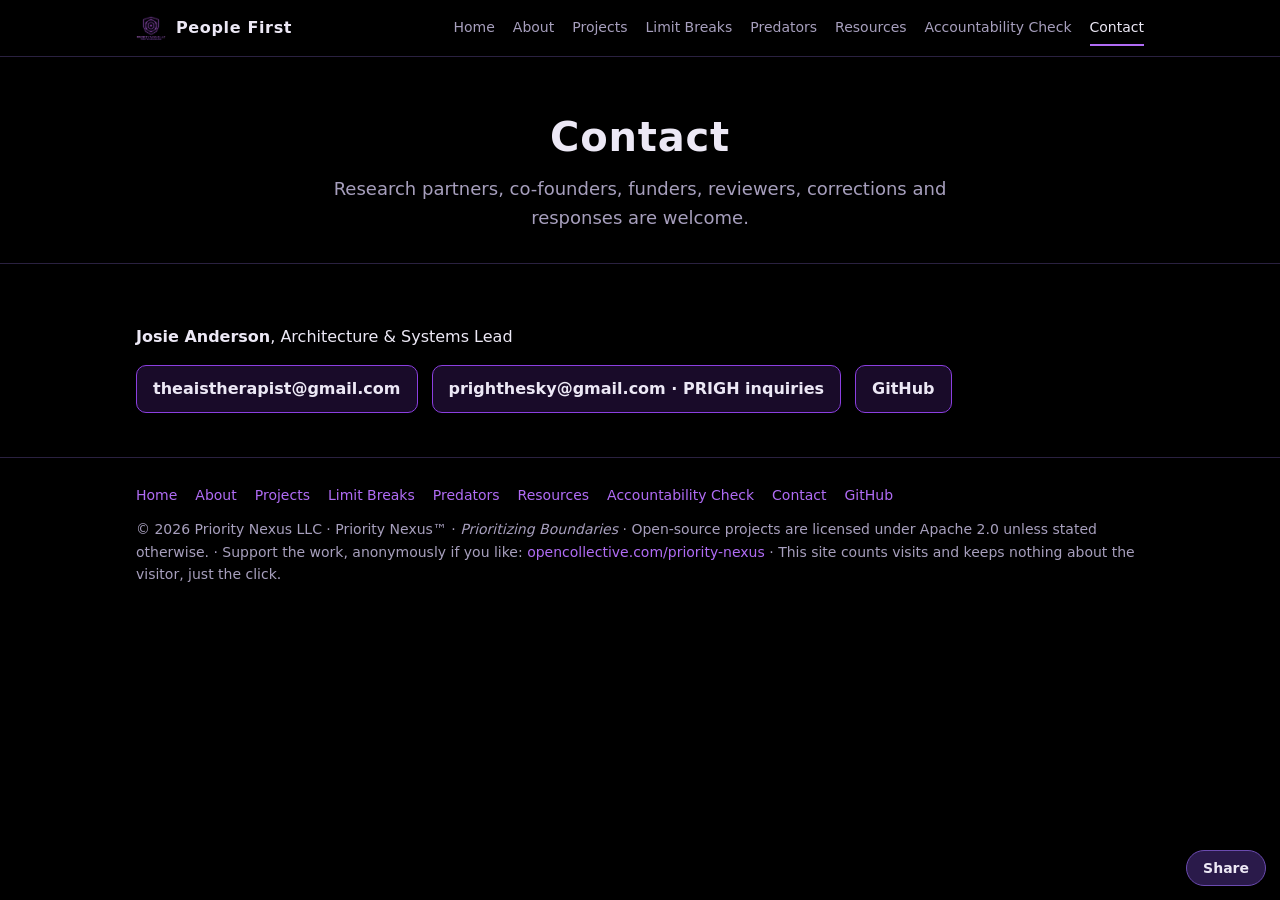
<file: contact/index.html>
<!doctype html>
<html lang="en">
<head>
<meta charset="utf-8">
<meta name="viewport" content="width=device-width, initial-scale=1">
<title>Contact - People First</title>
<meta name="description" content="Contact Priority Nexus LLC.">
<meta property="og:title" content="People First">
<meta property="og:description" content="Holding Systems Accountable. For the People. Identity · Transparency · Integrity.">
<meta property="og:image" content="https://prioritynexusllc.org/pn-logo.png">
<link rel="icon" href="/pn-logo.png">
<link rel="stylesheet" href="/site.css?v=0600c7cc">
</head>
<body>
<nav><div class="wrap">
  <a class="brand" href="/"><img src="/pn-logo.png" alt=""><span>People First</span></a>
  <button class="navbtn" type="button" aria-expanded="false" aria-controls="navlinks" onclick="var n=this.closest(`nav`);this.setAttribute(`aria-expanded`,n.classList.toggle(`open`))">Menu</button>
  <div class="links" id="navlinks"><a href="/">Home</a><a href="/about/">About</a><a href="/projects/">Projects</a><a href="/when-a-limit-breaks/">Limit&nbsp;Breaks</a><a href="/predators/">Predators</a><a href="/resources/">Resources</a><a href="/accountability-check/">Accountability&nbsp;Check</a><a class="here" href="/contact/">Contact</a></div>
</div></nav>
<div class="pagehead"><div class="wrap"><h1>Contact</h1><p>Research partners, co-founders, funders, reviewers, corrections and responses are welcome.</p></div></div>
<section id="contact"><div class="wrap">
  <p><b>Josie Anderson</b>, Architecture &amp; Systems Lead</p>
  <div class="contact">
    <a class="btn" href="mailto:theaistherapist@gmail.com" title="Priority Nexus, all projects">theaistherapist@gmail.com</a>
    <a class="btn" href="mailto:prighthesky@gmail.com" title="PRIGH: the sky, the check, corrections and responses">prighthesky@gmail.com · PRIGH inquiries</a>
    <a class="btn" href="https://github.com/PriorityNexusLLC">GitHub</a>
  </div>
</div></section>
<footer><div class="wrap">
  <div class="foot-links"><a href="/">Home</a><a href="/about/">About</a><a href="/projects/">Projects</a><a href="/when-a-limit-breaks/">Limit Breaks</a><a href="/predators/">Predators</a><a href="/resources/">Resources</a><a href="/accountability-check/">Accountability Check</a><a href="/contact/">Contact</a><a href="https://github.com/PriorityNexusLLC">GitHub</a></div>
  © 2026 Priority Nexus LLC · Priority Nexus™ · <i>Prioritizing Boundaries</i><span class="visits"></span> · Open-source projects are licensed under Apache 2.0 unless stated otherwise. · Support the work, anonymously if you like: <a href="https://opencollective.com/priority-nexus">opencollective.com/priority-nexus</a> · This site counts visits and keeps nothing about the visitor, just the click.
</div></footer>
<script data-goatcounter="https://prioritynexusllc.goatcounter.com/count" async src="https://gc.zgo.at/count.js"></script><script>fetch("https://prioritynexusllc.goatcounter.com/counter/TOTAL.json").then(function(r){return r.ok?r.json():null}).then(function(j){if(!j)return;document.querySelectorAll(".visits").forEach(function(e){e.textContent=" · "+j.count+" visits"})}).catch(function(){})</script><script>(function(){if(document.getElementById("pnshare"))return;var b=document.createElement("button");b.id="pnshare";b.type="button";b.textContent="Share";b.title="Copy the link to this page";b.style.cssText="position:fixed;right:14px;bottom:14px;z-index:9999;font:600 14px system-ui,-apple-system,Segoe UI,Roboto,sans-serif;color:#ece8f5;background:#2a1a4a;border:1px solid #6b4bb0;border-radius:999px;padding:9px 16px;cursor:pointer;box-shadow:0 2px 10px rgba(0,0,0,.45)";function done(t){b.textContent=t;setTimeout(function(){b.textContent="Share"},2000)}function old(){var t=document.createElement("textarea");t.value=location.href;t.style.cssText="position:fixed;left:-999px";document.body.appendChild(t);t.select();var ok=false;try{ok=document.execCommand("copy")}catch(e){}t.remove();done(ok?"Link copied":"Copy failed")}b.onclick=function(){if(navigator.clipboard&&navigator.clipboard.writeText){navigator.clipboard.writeText(location.href).then(function(){done("Link copied")},old)}else old()};document.body.appendChild(b)})()</script>
</body>
</html>
</file>
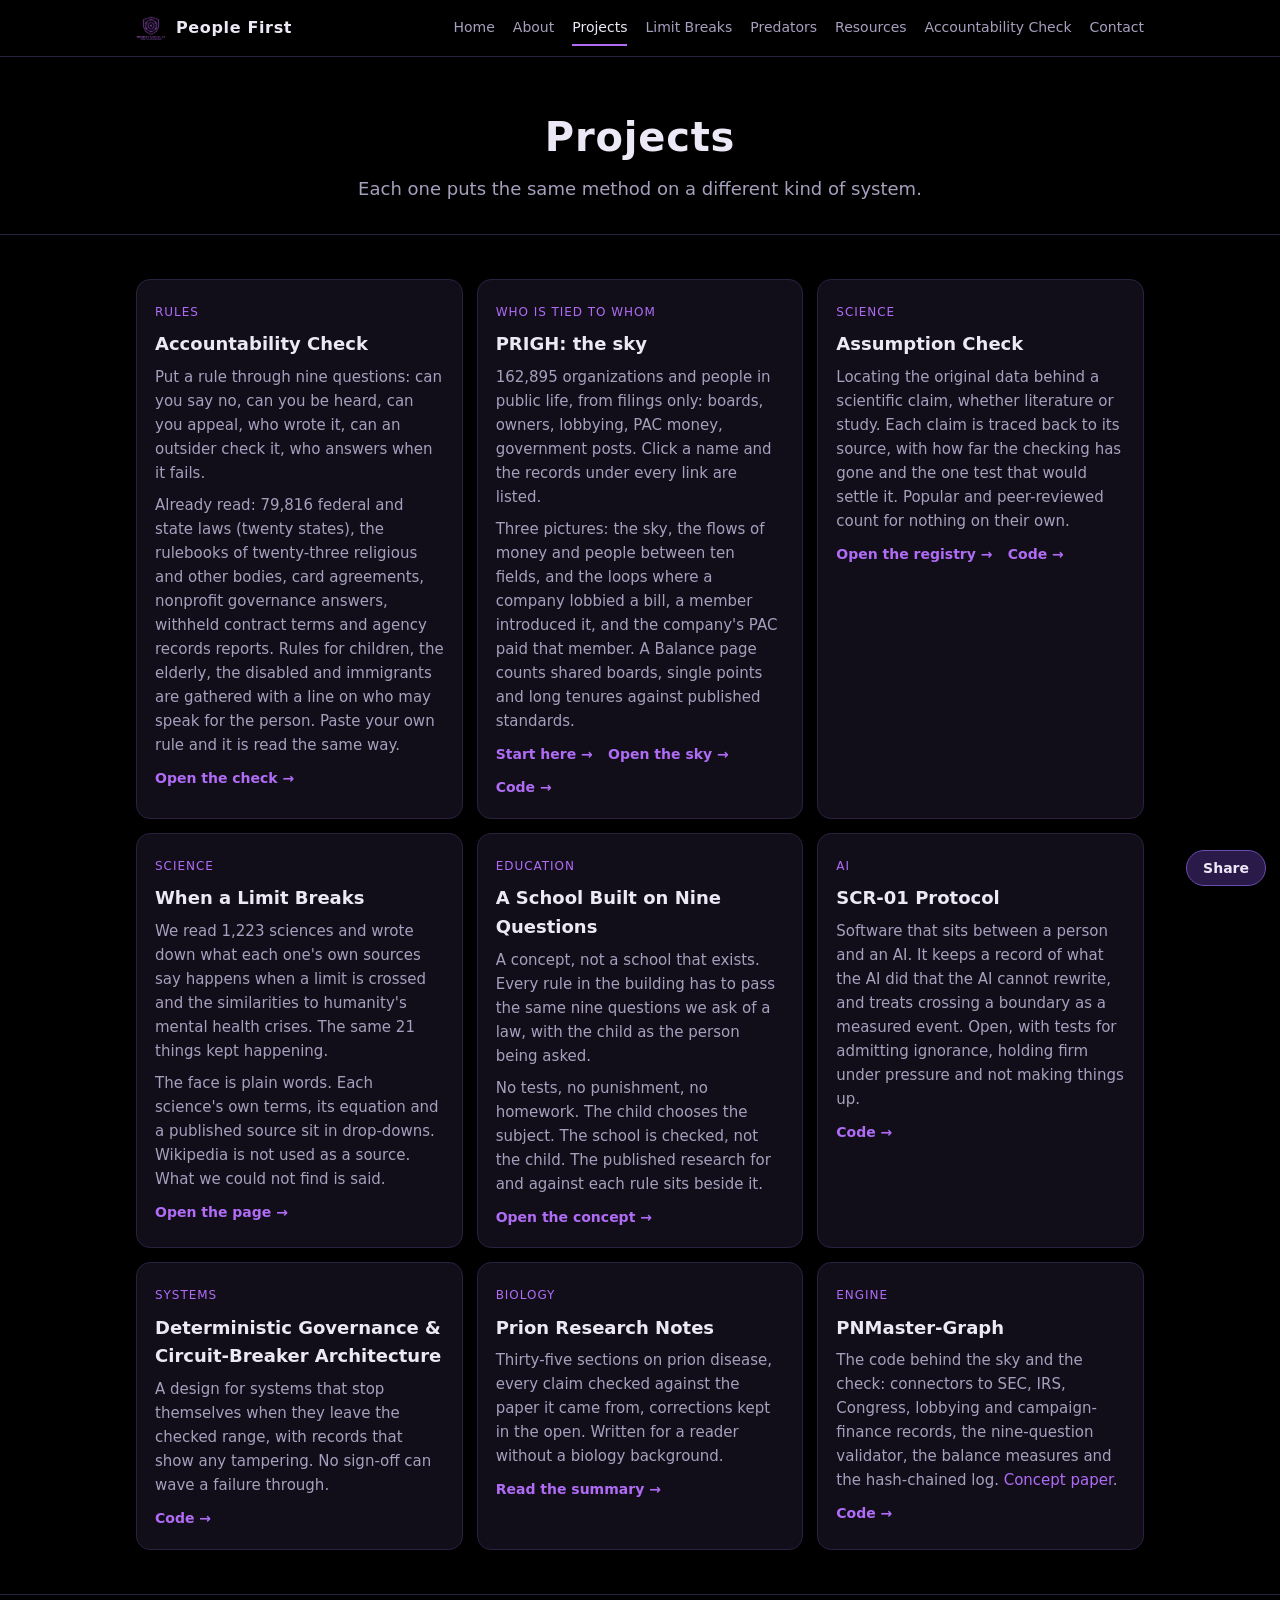
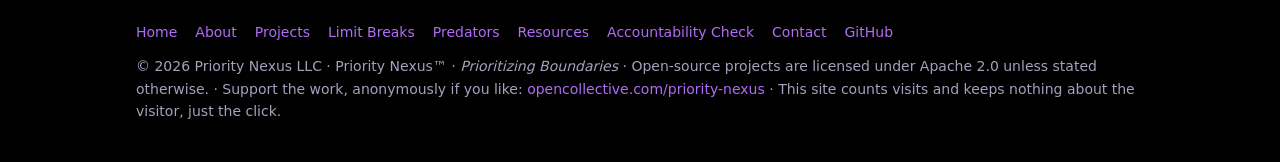
<file: projects/index.html>
<!doctype html>
<html lang="en">
<head>
<meta charset="utf-8">
<meta name="viewport" content="width=device-width, initial-scale=1">
<title>Projects - People First</title>
<meta name="description" content="The projects of Priority Nexus LLC: Accountability Check, PRIGH: the sky, Assumption Check, When a Limit Breaks and more.">
<meta property="og:title" content="People First">
<meta property="og:description" content="Holding Systems Accountable. For the People. Identity · Transparency · Integrity.">
<meta property="og:image" content="https://prioritynexusllc.org/pn-logo.png">
<link rel="icon" href="/pn-logo.png">
<link rel="stylesheet" href="/site.css?v=0600c7cc">
</head>
<body>
<nav><div class="wrap">
  <a class="brand" href="/"><img src="/pn-logo.png" alt=""><span>People First</span></a>
  <button class="navbtn" type="button" aria-expanded="false" aria-controls="navlinks" onclick="var n=this.closest(`nav`);this.setAttribute(`aria-expanded`,n.classList.toggle(`open`))">Menu</button>
  <div class="links" id="navlinks"><a href="/">Home</a><a href="/about/">About</a><a class="here" href="/projects/">Projects</a><a href="/when-a-limit-breaks/">Limit&nbsp;Breaks</a><a href="/predators/">Predators</a><a href="/resources/">Resources</a><a href="/accountability-check/">Accountability&nbsp;Check</a><a href="/contact/">Contact</a></div>
</div></nav>
<div class="pagehead"><div class="wrap"><h1>Projects</h1><p>Each one puts the same method on a different kind of system.</p></div></div>
<section id="projects"><div class="wrap">
  <div class="grid">
    <div class="card"><span class="tag">Rules</span><h3>Accountability Check</h3><p>Put a rule through nine questions: can you say no, can you be heard, can you appeal, who wrote it, can an outsider check it, who answers when it fails.</p><p>Already read: 79,816 federal and state laws (twenty states), the rulebooks of twenty-three religious and other bodies, card agreements, nonprofit governance answers, withheld contract terms and agency records reports. Rules for children, the elderly, the disabled and immigrants are gathered with a line on who may speak for the person. Paste your own rule and it is read the same way.</p><a class="more" href="https://prioritynexusllc.org/PRIGH-Sky/check/">Open the check →</a></div>
    <div class="card"><span class="tag">Who is tied to whom</span><h3>PRIGH: the sky</h3><p>162,895 organizations and people in public life, from filings only: boards, owners, lobbying, PAC money, government posts. Click a name and the records under every link are listed.</p><p>Three pictures: the sky, the flows of money and people between ten fields, and the loops where a company lobbied a bill, a member introduced it, and the company's PAC paid that member. A Balance page counts shared boards, single points and long tenures against published standards.</p><a class="more" href="https://prioritynexusllc.org/PRIGH-Sky/">Start here →</a> &nbsp; <a class="more" href="https://prioritynexusllc.org/PRIGH-Sky/sky.html">Open the sky →</a> &nbsp; <a class="more" href="https://github.com/PriorityNexusLLC/PRIGH-Sky">Code →</a></div>
    <div class="card"><span class="tag">Science</span><h3>Assumption Check</h3><p>Locating the original data behind a scientific claim, whether literature or study. Each claim is traced back to its source, with how far the checking has gone and the one test that would settle it. Popular and peer-reviewed count for nothing on their own.</p><a class="more" href="https://prioritynexusllc.org/Assumption-Check-/">Open the registry →</a> &nbsp; <a class="more" href="https://github.com/PriorityNexusLLC/Assumption-Check-">Code →</a></div>
    <div class="card"><span class="tag">Science</span><h3>When a Limit Breaks</h3><p>We read 1,223 sciences and wrote down what each one's own sources say happens when a limit is crossed and the similarities to humanity's mental health crises. The same 21 things kept happening.</p><p>The face is plain words. Each science's own terms, its equation and a published source sit in drop-downs. Wikipedia is not used as a source. What we could not find is said.</p><a class="more" href="https://prioritynexusllc.org/when-a-limit-breaks/">Open the page →</a></div>
    <div class="card"><span class="tag">Education</span><h3>A School Built on Nine Questions</h3><p>A concept, not a school that exists. Every rule in the building has to pass the same nine questions we ask of a law, with the child as the person being asked.</p><p>No tests, no punishment, no homework. The child chooses the subject. The school is checked, not the child. The published research for and against each rule sits beside it.</p><a class="more" href="https://prioritynexusllc.org/school/">Open the concept →</a></div>
    <div class="card"><span class="tag">AI</span><h3>SCR-01 Protocol</h3><p>Software that sits between a person and an AI. It keeps a record of what the AI did that the AI cannot rewrite, and treats crossing a boundary as a measured event. Open, with tests for admitting ignorance, holding firm under pressure and not making things up.</p><a class="more" href="https://github.com/PriorityNexusLLC/SCR-01-Protocol">Code →</a></div>
    <div class="card"><span class="tag">Systems</span><h3>Deterministic Governance &amp; Circuit-Breaker Architecture</h3><p>A design for systems that stop themselves when they leave the checked range, with records that show any tampering. No sign-off can wave a failure through.</p><a class="more" href="https://github.com/PriorityNexusLLC/Deterministic-Governance-Circuit-Breaker-Architecture">Code →</a></div>
    <div class="card"><span class="tag">Biology</span><h3>Prion Research Notes</h3><p>Thirty-five sections on prion disease, every claim checked against the paper it came from, corrections kept in the open. Written for a reader without a biology background.</p><a class="more" href="https://github.com/PriorityNexusLLC/Prion-Protien-Research">Read the summary →</a></div>
    <div class="card"><span class="tag">Engine</span><h3>PNMaster-Graph</h3><p>The code behind the sky and the check: connectors to SEC, IRS, Congress, lobbying and campaign-finance records, the nine-question validator, the balance measures and the hash-chained log. <a href="https://github.com/PriorityNexusLLC/PNMaster-Graph/blob/main/docs/concept-paper.md">Concept paper</a>.</p><a class="more" href="https://github.com/PriorityNexusLLC/PNMaster-Graph">Code →</a></div>
  </div>
</div></section>
<footer><div class="wrap">
  <div class="foot-links"><a href="/">Home</a><a href="/about/">About</a><a href="/projects/">Projects</a><a href="/when-a-limit-breaks/">Limit Breaks</a><a href="/predators/">Predators</a><a href="/resources/">Resources</a><a href="/accountability-check/">Accountability Check</a><a href="/contact/">Contact</a><a href="https://github.com/PriorityNexusLLC">GitHub</a></div>
  © 2026 Priority Nexus LLC · Priority Nexus™ · <i>Prioritizing Boundaries</i><span class="visits"></span> · Open-source projects are licensed under Apache 2.0 unless stated otherwise. · Support the work, anonymously if you like: <a href="https://opencollective.com/priority-nexus">opencollective.com/priority-nexus</a> · This site counts visits and keeps nothing about the visitor, just the click.
</div></footer>
<script data-goatcounter="https://prioritynexusllc.goatcounter.com/count" async src="https://gc.zgo.at/count.js"></script><script>fetch("https://prioritynexusllc.goatcounter.com/counter/TOTAL.json").then(function(r){return r.ok?r.json():null}).then(function(j){if(!j)return;document.querySelectorAll(".visits").forEach(function(e){e.textContent=" · "+j.count+" visits"})}).catch(function(){})</script><script>(function(){if(document.getElementById("pnshare"))return;var b=document.createElement("button");b.id="pnshare";b.type="button";b.textContent="Share";b.title="Copy the link to this page";b.style.cssText="position:fixed;right:14px;bottom:14px;z-index:9999;font:600 14px system-ui,-apple-system,Segoe UI,Roboto,sans-serif;color:#ece8f5;background:#2a1a4a;border:1px solid #6b4bb0;border-radius:999px;padding:9px 16px;cursor:pointer;box-shadow:0 2px 10px rgba(0,0,0,.45)";function done(t){b.textContent=t;setTimeout(function(){b.textContent="Share"},2000)}function old(){var t=document.createElement("textarea");t.value=location.href;t.style.cssText="position:fixed;left:-999px";document.body.appendChild(t);t.select();var ok=false;try{ok=document.execCommand("copy")}catch(e){}t.remove();done(ok?"Link copied":"Copy failed")}b.onclick=function(){if(navigator.clipboard&&navigator.clipboard.writeText){navigator.clipboard.writeText(location.href).then(function(){done("Link copied")},old)}else old()};document.body.appendChild(b)})()</script>
</body>
</html>
</file>
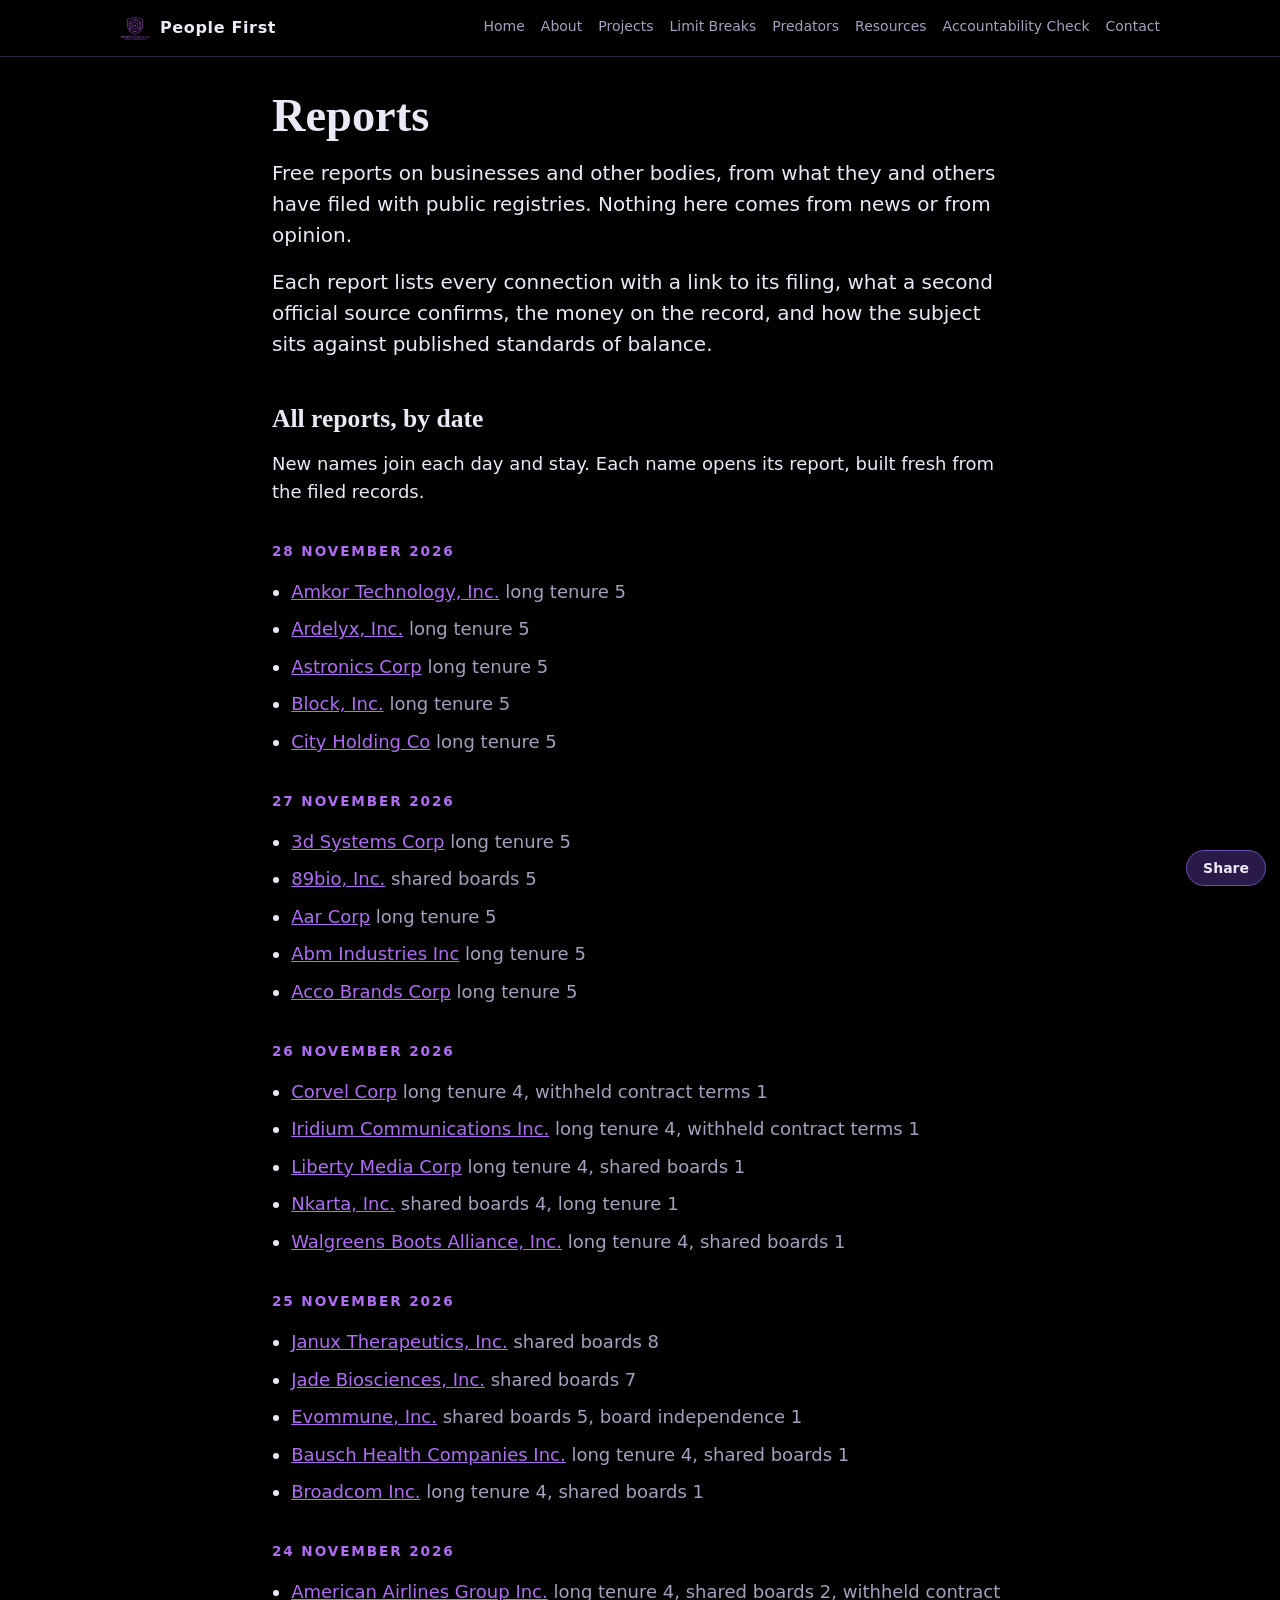
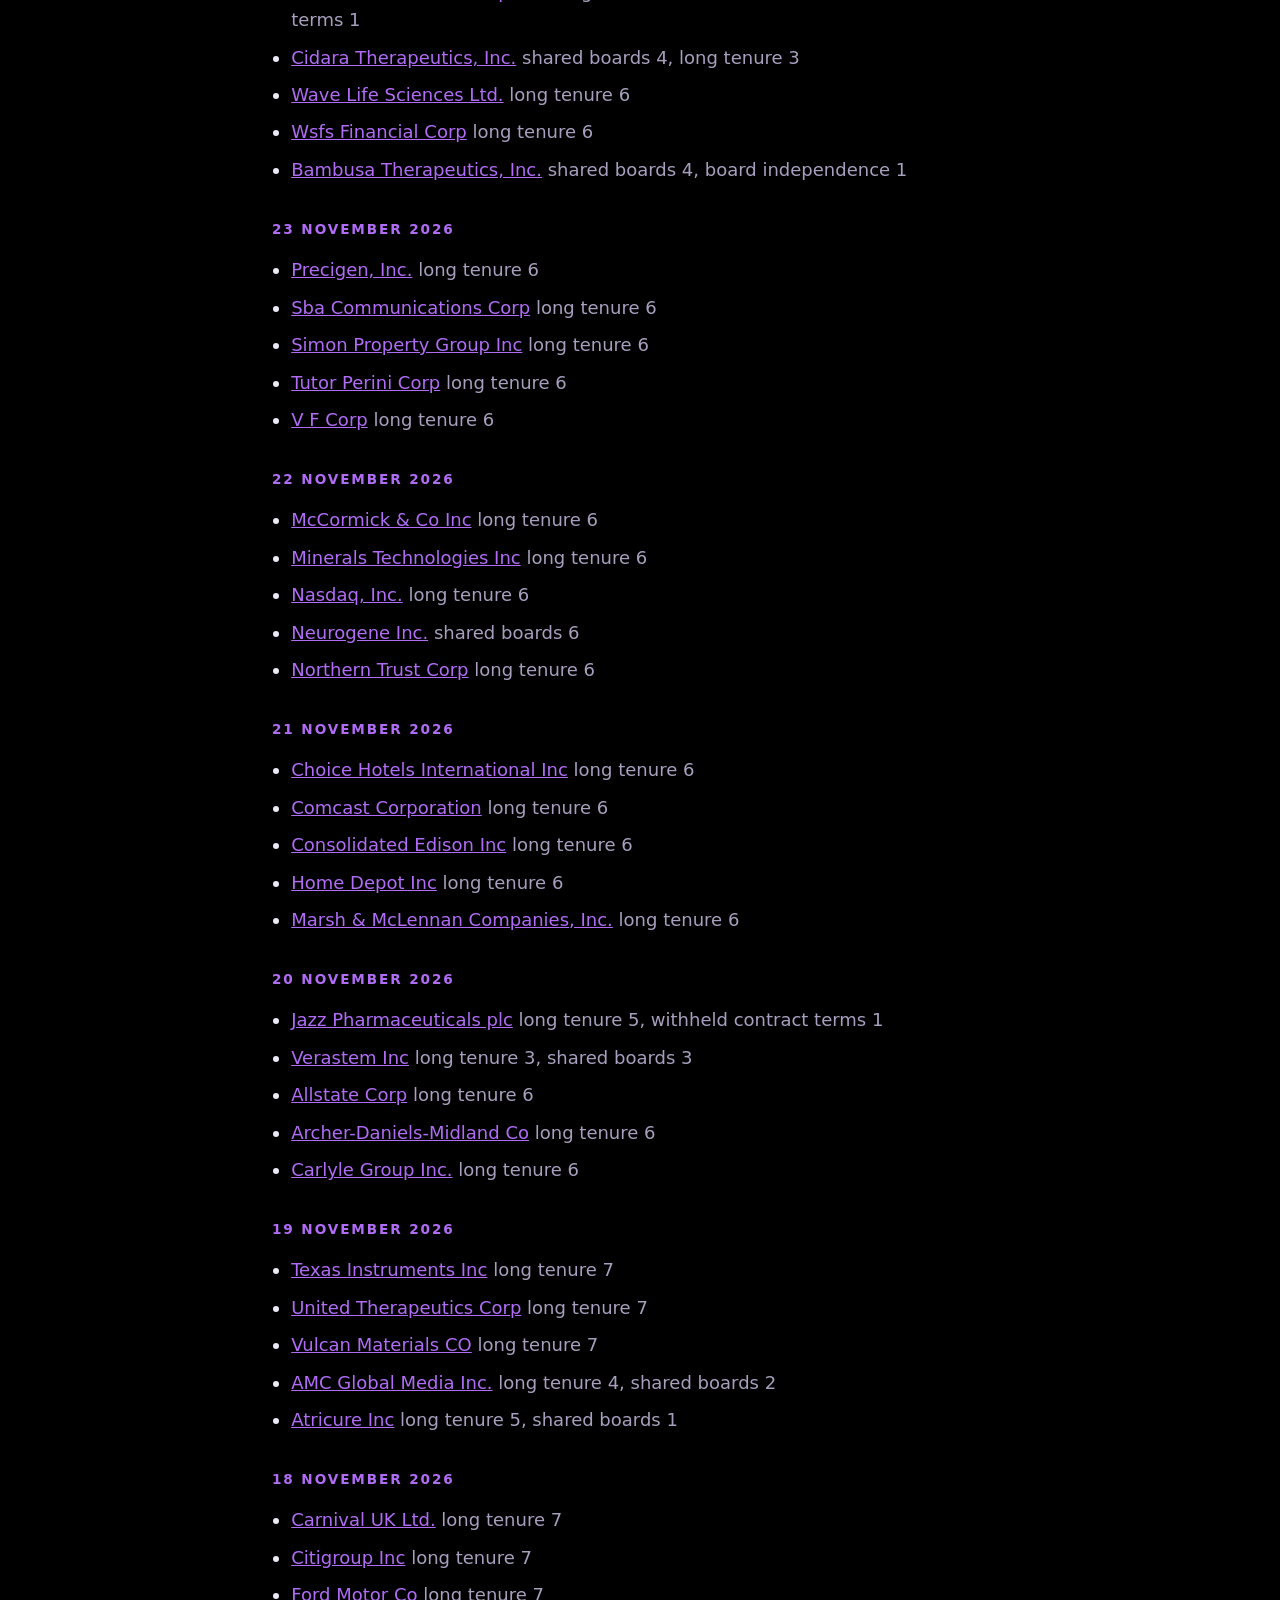
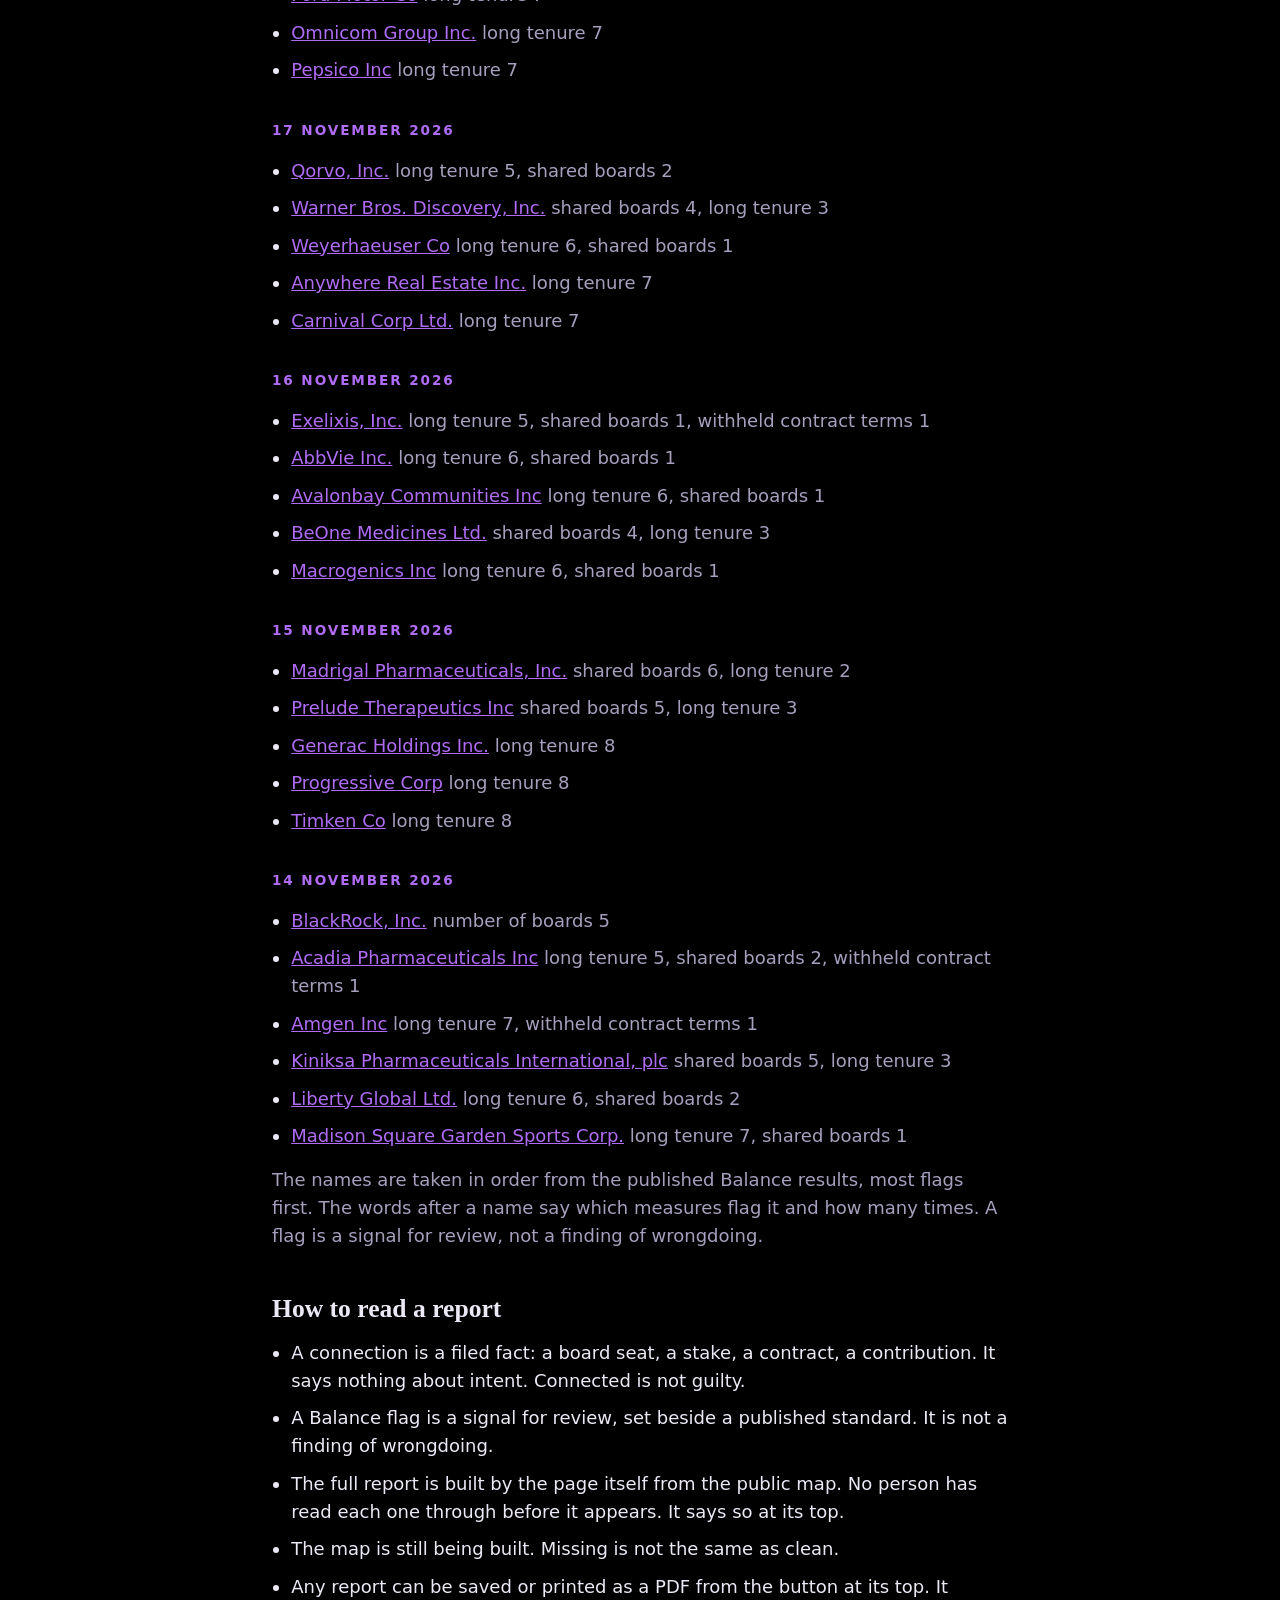
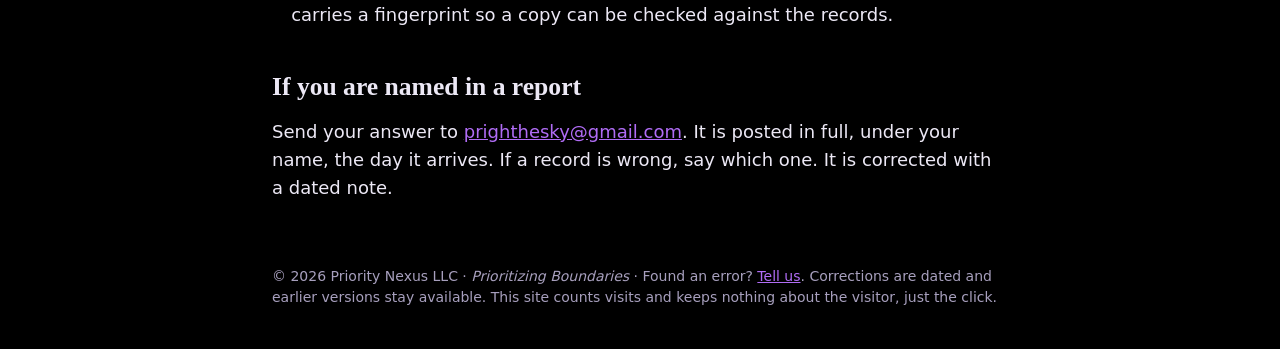
<file: reports/index.html>
<!doctype html>
<html lang="en">
<head>
<meta charset="utf-8">
<meta name="viewport" content="width=device-width, initial-scale=1">
<meta name="description" content="Free reports on businesses and other bodies, built from public filings, each connection with its source.">
<meta property="og:title" content="Reports: what public filings show - People First">
<meta property="og:description" content="Free reports on businesses and other bodies, built from public filings, each connection with its source.">
<meta property="og:image" content="https://prioritynexusllc.org/pn-logo.png">
<title>Reports: what public filings show - People First</title>
<link rel="icon" href="/pn-logo.png">
</head>
<body style="margin:0">
<style>
/* Layout: one reading column. The rule in plain words first; the research, for and against, inside drop-downs. */
:root {
  --bg: #000000; --panel: #110e1a; --fg: #ece8f5; --muted: #a79fbd; --line: #2a2140;
  --accent: #b06cf5; --accent-soft: #23183a; --warn: #e6b566; --warn-soft: #3a2e16; --bad: #f08a8a; --bad-soft: #3a1a1e; --good: #8fd6a4; --good-soft: #143022;
  --head: Charter, "Iowan Old Style", "Palatino Linotype", Georgia, serif;
  --body: system-ui, -apple-system, "Segoe UI", Roboto, Helvetica, Arial, sans-serif;
  color-scheme: dark;
}
body { background: var(--bg); color: var(--fg); font-family: var(--body); font-size: 18px; line-height: 1.55; }
.wrap { max-width: 46rem; margin: 0 auto; padding-block: 2rem 4rem;
  padding-left: max(16px, env(safe-area-inset-left, 0px)); padding-right: max(16px, env(safe-area-inset-right, 0px));
  display: flex; flex-direction: column; gap: 2.75rem; }
h1, h2 { font-family: var(--head); text-wrap: balance; margin: 0; line-height: 1.15; }
h1 { font-size: clamp(2rem, 6vw, 2.9rem); }
h2 { font-size: 1.6rem; }
h3 { margin: 1.2rem 0 0; font-size: 0.85rem; letter-spacing: 0.14em; text-transform: uppercase; color: var(--accent); font-weight: 650; }
p { margin: 0; }
section, header { display: flex; flex-direction: column; gap: 1rem; }
.lead { font-size: 1.25rem; }
.muted { color: var(--muted); }
.small { font-size: 0.9rem; }
a { color: var(--accent); overflow-wrap: anywhere; }
:focus-visible { outline: 3px solid var(--accent); outline-offset: 2px; border-radius: 4px; }
.goals { display: grid; grid-template-columns: repeat(4, minmax(0, 1fr)); gap: 0.75rem; }
.goals div { border-top: 3px solid var(--accent); padding-top: 0.5rem; font-family: var(--head); font-size: 1.15rem; }
@media (max-width: 34rem) { .goals { grid-template-columns: 1fr 1fr; } }
details { min-width: 0; }
summary { cursor: pointer; }
.list { display: flex; flex-direction: column; border-top: 1px solid var(--line); }
.item { border-bottom: 1px solid var(--line); }
.item > summary { list-style: none; padding: 0.95rem 0; display: grid; grid-template-columns: minmax(0, 1fr); gap: 0.3rem; }
.item > summary::-webkit-details-marker { display: none; }
.item > summary .name { font-weight: 650; font-size: 1.1rem; }
.item > summary .name::before { content: "+"; display: inline-block; width: 1.1em; color: var(--accent); font-weight: 700; }
.item[open] > summary .name::before { content: "\2212"; }
.item > summary .q { padding-left: 1.2rem; color: var(--muted); font-style: italic; }
.item > summary .rule { padding-left: 1.2rem; }
.item > summary .v { padding-left: 1.2rem; }
.body { padding: 0.25rem 0 1.25rem 1.2rem; display: flex; flex-direction: column; gap: 1rem; }
.label { font-size: 0.8rem; letter-spacing: 0.06em; text-transform: uppercase; color: var(--muted); font-weight: 650; }
.find { display: flex; flex-direction: column; gap: 0.35rem; }
.more { border: 1px solid var(--line); border-radius: 8px; background: var(--panel); }
.more > summary { padding: 0.5rem 0.75rem; font-size: 0.95rem; color: var(--accent); font-weight: 600; }
.more > .in { padding: 0.25rem 0.75rem 0.85rem; display: flex; flex-direction: column; gap: 0.6rem; font-size: 0.95rem; }
.kv { display: grid; grid-template-columns: 9.5rem minmax(0, 1fr); gap: 0.35rem 0.75rem; margin: 0; }
.kv dt { color: var(--muted); }
.kv dd { margin: 0; overflow-wrap: anywhere; }
@media (max-width: 34rem) { .kv { grid-template-columns: 1fr; gap: 0.1rem; } .kv dd { margin-bottom: 0.5rem; } }
.tag { display: inline-block; font-size: 0.8rem; font-weight: 650; padding: 0.1rem 0.5rem; border-radius: 999px; background: var(--accent-soft); color: var(--accent); white-space: nowrap; }
.tag.good { background: var(--good-soft); color: var(--good); }
.tag.warn { background: var(--warn-soft); color: var(--warn); }
.tag.bad { background: var(--bad-soft); color: var(--bad); }
.story { border-left: 3px solid var(--accent); padding-left: 1rem; display: flex; flex-direction: column; gap: 0.8rem; }
.plainlist { margin: 0; padding-left: 1.2rem; display: flex; flex-direction: column; gap: 0.6rem; }

.rep { border: 1px solid var(--line); border-radius: 14px; background: var(--panel); padding: 1.2rem 1.3rem; margin: 1.2rem 0; }
.rep h2 { margin: 0 0 0.2rem; }
.rep .ids { color: var(--muted); margin: 0 0 0.8rem; }
.rep ul { margin: 0.6rem 0 0.9rem; padding-left: 1.2rem; display: flex; flex-direction: column; gap: 0.5rem; }
.rep .go { display: flex; flex-wrap: wrap; gap: 0.6rem; margin: 0.9rem 0 0.3rem; }
.rep .go a { display: inline-block; padding: 0.55rem 1rem; border-radius: 999px; border: 1px solid var(--accent); text-decoration: none; font-weight: 650; }
.rep .go a.solid { background: var(--accent); color: #fff; }
.rep .small { color: var(--muted); font-size: 0.95rem; margin: 0.4rem 0 0; }
</style>
<style>
nav.pn { position: sticky; top: 0; z-index: 5; background: rgba(0, 0, 0, .88); backdrop-filter: blur(8px); border-bottom: 1px solid var(--line); font-size: 16px; }
nav.pn .in { max-width: 1040px; margin: 0 auto; padding: 0 16px; display: flex; align-items: center; gap: 18px; height: 56px; overflow-x: auto; }
nav.pn .brand { display: flex; align-items: center; gap: 10px; font-weight: 700; letter-spacing: .04em; white-space: nowrap; color: var(--fg); text-decoration: none; }
nav.pn .brand img { width: 30px; height: 30px; border-radius: 6px; }
nav.pn .links { margin-left: auto; display: flex; gap: 16px; font-size: 14px; white-space: nowrap; }
nav.pn .links a { color: var(--muted); text-decoration: none; padding: 6px 0; border-bottom: 2px solid transparent; }
nav.pn .links a:hover, nav.pn .links a.here { color: var(--fg); } nav.pn .links a.here { border-bottom-color: var(--accent); }
@media (max-width: 640px) { nav.pn .brand span { display: none; } nav.pn .links { gap: 14px; } }
.navbtn { display: none; margin-left: auto; font: inherit; font-size: 14px; font-weight: 600; color: var(--fg); background: rgba(139, 63, 224, .18); border: 1px solid var(--line); border-radius: 8px; padding: 6px 14px; cursor: pointer; }
@media (max-width: 760px) { nav.pn .in { overflow: visible; } nav.pn .brand span { display: inline; } nav.pn .navbtn { display: block; }
  nav.pn .links { display: none; position: absolute; left: 0; right: 0; top: 100%; margin: 0; flex-direction: column; gap: 0; padding: 4px 16px 12px; background: #000; border-bottom: 1px solid var(--line); white-space: normal; }
  nav.pn.open .links { display: flex; } nav.pn .links a { padding: 13px 0; font-size: 16px; border-bottom: 1px solid var(--line); } nav.pn .links a.here { border-bottom-color: var(--line); color: var(--accent); } }
.pnfoot { max-width: 46rem; margin: 0 auto; padding: 0 16px 40px; color: var(--muted); font-size: 14px; }
</style>
<nav class="pn"><div class="in">
  <a class="brand" href="/"><img src="/pn-logo.png" alt=""><span>People First</span></a>
  <button class="navbtn" type="button" aria-expanded="false" aria-controls="navlinks" onclick="var n=this.closest(`nav`);this.setAttribute(`aria-expanded`,n.classList.toggle(`open`))">Menu</button>
  <div class="links" id="navlinks"><a href="/">Home</a><a href="/about/">About</a><a href="/projects/">Projects</a><a href="/when-a-limit-breaks/">Limit&nbsp;Breaks</a><a href="/predators/">Predators</a><a href="/resources/">Resources</a><a href="/accountability-check/">Accountability&nbsp;Check</a><a href="/contact/">Contact</a></div>
</div></nav>


<div class="wrap">
  <header>
    <h1>Reports</h1>
    <p class="lead">Free reports on businesses and other bodies, from what they and others have filed with public registries. Nothing here comes from news or from opinion.</p>
    <p class="lead">Each report lists every connection with a link to its filing, what a second official source confirms, the money on the record, and how the subject sits against published standards of balance.</p>
  </header>
  <section id="by-date"><h2>All reports, by date</h2><p>New names join each day and stay. Each name opens its report, built fresh from the filed records.</p><h3>28 November 2026</h3><ul class="plainlist"><li><a href="/PRIGH-Sky/sky.html?report=1#ENT_AMKOR_TECHNOLOGY_INC">Amkor Technology, Inc.</a> <span class="muted">long tenure 5</span></li><li><a href="/PRIGH-Sky/sky.html?report=1#ENT_ARDELYX_INC">Ardelyx, Inc.</a> <span class="muted">long tenure 5</span></li><li><a href="/PRIGH-Sky/sky.html?report=1#ENT_ASTRONICS_CORP">Astronics Corp</a> <span class="muted">long tenure 5</span></li><li><a href="/PRIGH-Sky/sky.html?report=1#ENT_BLOCK_INC">Block, Inc.</a> <span class="muted">long tenure 5</span></li><li><a href="/PRIGH-Sky/sky.html?report=1#ENT_CITY_HOLDING_CO">City Holding Co</a> <span class="muted">long tenure 5</span></li></ul><h3>27 November 2026</h3><ul class="plainlist"><li><a href="/PRIGH-Sky/sky.html?report=1#ENT_3D_SYSTEMS_CORP">3d Systems Corp</a> <span class="muted">long tenure 5</span></li><li><a href="/PRIGH-Sky/sky.html?report=1#ENT_89BIO_INC">89bio, Inc.</a> <span class="muted">shared boards 5</span></li><li><a href="/PRIGH-Sky/sky.html?report=1#ENT_AAR_CORP">Aar Corp</a> <span class="muted">long tenure 5</span></li><li><a href="/PRIGH-Sky/sky.html?report=1#ENT_ABM_INDUSTRIES_INC">Abm Industries Inc</a> <span class="muted">long tenure 5</span></li><li><a href="/PRIGH-Sky/sky.html?report=1#ENT_ACCO_BRANDS_CORP">Acco Brands Corp</a> <span class="muted">long tenure 5</span></li></ul><h3>26 November 2026</h3><ul class="plainlist"><li><a href="/PRIGH-Sky/sky.html?report=1#ENT_CORVEL_CORP">Corvel Corp</a> <span class="muted">long tenure 4, withheld contract terms 1</span></li><li><a href="/PRIGH-Sky/sky.html?report=1#ENT_IRIDIUM_COMMUNICATIONS_INC">Iridium Communications Inc.</a> <span class="muted">long tenure 4, withheld contract terms 1</span></li><li><a href="/PRIGH-Sky/sky.html?report=1#ENT_LIBERTY_MEDIA_CORP">Liberty Media Corp</a> <span class="muted">long tenure 4, shared boards 1</span></li><li><a href="/PRIGH-Sky/sky.html?report=1#ENT_NKARTA_INC">Nkarta, Inc.</a> <span class="muted">shared boards 4, long tenure 1</span></li><li><a href="/PRIGH-Sky/sky.html?report=1#ENT_WALGREENS_BOOTS_ALLIANCE_INC">Walgreens Boots Alliance, Inc.</a> <span class="muted">long tenure 4, shared boards 1</span></li></ul><h3>25 November 2026</h3><ul class="plainlist"><li><a href="/PRIGH-Sky/sky.html?report=1#ENT_JANUX_THERAPEUTICS_INC">Janux Therapeutics, Inc.</a> <span class="muted">shared boards 8</span></li><li><a href="/PRIGH-Sky/sky.html?report=1#ENT_JADE_BIOSCIENCES_INC">Jade Biosciences, Inc.</a> <span class="muted">shared boards 7</span></li><li><a href="/PRIGH-Sky/sky.html?report=1#ENT_EVOMMUNE_INC">Evommune, Inc.</a> <span class="muted">shared boards 5, board independence 1</span></li><li><a href="/PRIGH-Sky/sky.html?report=1#ENT_BAUSCH_HEALTH_COMPANIES_INC">Bausch Health Companies Inc.</a> <span class="muted">long tenure 4, shared boards 1</span></li><li><a href="/PRIGH-Sky/sky.html?report=1#ENT_BROADCOM_INC">Broadcom Inc.</a> <span class="muted">long tenure 4, shared boards 1</span></li></ul><h3>24 November 2026</h3><ul class="plainlist"><li><a href="/PRIGH-Sky/sky.html?report=1#ENT_AMERICAN_AIRLINES_GROUP_INC">American Airlines Group Inc.</a> <span class="muted">long tenure 4, shared boards 2, withheld contract terms 1</span></li><li><a href="/PRIGH-Sky/sky.html?report=1#ENT_CIDARA_THERAPEUTICS_INC">Cidara Therapeutics, Inc.</a> <span class="muted">shared boards 4, long tenure 3</span></li><li><a href="/PRIGH-Sky/sky.html?report=1#ENT_WAVE_LIFE_SCIENCES_LTD">Wave Life Sciences Ltd.</a> <span class="muted">long tenure 6</span></li><li><a href="/PRIGH-Sky/sky.html?report=1#ENT_WSFS_FINANCIAL_CORP">Wsfs Financial Corp</a> <span class="muted">long tenure 6</span></li><li><a href="/PRIGH-Sky/sky.html?report=1#ENT_BAMBUSA_THERAPEUTICS_INC">Bambusa Therapeutics, Inc.</a> <span class="muted">shared boards 4, board independence 1</span></li></ul><h3>23 November 2026</h3><ul class="plainlist"><li><a href="/PRIGH-Sky/sky.html?report=1#ENT_PRECIGEN_INC">Precigen, Inc.</a> <span class="muted">long tenure 6</span></li><li><a href="/PRIGH-Sky/sky.html?report=1#ENT_SBA_COMMUNICATIONS_CORP">Sba Communications Corp</a> <span class="muted">long tenure 6</span></li><li><a href="/PRIGH-Sky/sky.html?report=1#ENT_SIMON_PROPERTY_GROUP_INC">Simon Property Group Inc</a> <span class="muted">long tenure 6</span></li><li><a href="/PRIGH-Sky/sky.html?report=1#ENT_TUTOR_PERINI_CORP">Tutor Perini Corp</a> <span class="muted">long tenure 6</span></li><li><a href="/PRIGH-Sky/sky.html?report=1#ENT_V_F_CORP">V F Corp</a> <span class="muted">long tenure 6</span></li></ul><h3>22 November 2026</h3><ul class="plainlist"><li><a href="/PRIGH-Sky/sky.html?report=1#ENT_MCCORMICK_CO_INC">McCormick &amp; Co Inc</a> <span class="muted">long tenure 6</span></li><li><a href="/PRIGH-Sky/sky.html?report=1#ENT_MINERALS_TECHNOLOGIES_INC">Minerals Technologies Inc</a> <span class="muted">long tenure 6</span></li><li><a href="/PRIGH-Sky/sky.html?report=1#ENT_NASDAQ_INC">Nasdaq, Inc.</a> <span class="muted">long tenure 6</span></li><li><a href="/PRIGH-Sky/sky.html?report=1#ENT_NEUROGENE_INC">Neurogene Inc.</a> <span class="muted">shared boards 6</span></li><li><a href="/PRIGH-Sky/sky.html?report=1#ENT_NORTHERN_TRUST_CORP">Northern Trust Corp</a> <span class="muted">long tenure 6</span></li></ul><h3>21 November 2026</h3><ul class="plainlist"><li><a href="/PRIGH-Sky/sky.html?report=1#ENT_CHOICE_HOTELS_INTERNATIONAL_INC">Choice Hotels International Inc</a> <span class="muted">long tenure 6</span></li><li><a href="/PRIGH-Sky/sky.html?report=1#ENT_COMCAST">Comcast Corporation</a> <span class="muted">long tenure 6</span></li><li><a href="/PRIGH-Sky/sky.html?report=1#ENT_CONSOLIDATED_EDISON_INC">Consolidated Edison Inc</a> <span class="muted">long tenure 6</span></li><li><a href="/PRIGH-Sky/sky.html?report=1#ENT_HOME_DEPOT_INC">Home Depot Inc</a> <span class="muted">long tenure 6</span></li><li><a href="/PRIGH-Sky/sky.html?report=1#ENT_MARSH_MCLENNAN_COMPANIES_INC">Marsh &amp; McLennan Companies, Inc.</a> <span class="muted">long tenure 6</span></li></ul><h3>20 November 2026</h3><ul class="plainlist"><li><a href="/PRIGH-Sky/sky.html?report=1#ENT_JAZZ_PHARMACEUTICALS_PLC">Jazz Pharmaceuticals plc</a> <span class="muted">long tenure 5, withheld contract terms 1</span></li><li><a href="/PRIGH-Sky/sky.html?report=1#ENT_VERASTEM_INC">Verastem Inc</a> <span class="muted">long tenure 3, shared boards 3</span></li><li><a href="/PRIGH-Sky/sky.html?report=1#ENT_ALLSTATE_CORP">Allstate Corp</a> <span class="muted">long tenure 6</span></li><li><a href="/PRIGH-Sky/sky.html?report=1#ENT_ARCHER_DANIELS_MIDLAND_CO">Archer-Daniels-Midland Co</a> <span class="muted">long tenure 6</span></li><li><a href="/PRIGH-Sky/sky.html?report=1#ENT_CARLYLE_GROUP_INC">Carlyle Group Inc.</a> <span class="muted">long tenure 6</span></li></ul><h3>19 November 2026</h3><ul class="plainlist"><li><a href="/PRIGH-Sky/sky.html?report=1#ENT_TEXAS_INSTRUMENTS_INC">Texas Instruments Inc</a> <span class="muted">long tenure 7</span></li><li><a href="/PRIGH-Sky/sky.html?report=1#ENT_UNITED_THERAPEUTICS_CORP">United Therapeutics Corp</a> <span class="muted">long tenure 7</span></li><li><a href="/PRIGH-Sky/sky.html?report=1#ENT_VULCAN_MATERIALS_CO">Vulcan Materials CO</a> <span class="muted">long tenure 7</span></li><li><a href="/PRIGH-Sky/sky.html?report=1#ENT_AMC_GLOBAL_MEDIA_INC">AMC Global Media Inc.</a> <span class="muted">long tenure 4, shared boards 2</span></li><li><a href="/PRIGH-Sky/sky.html?report=1#ENT_ATRICURE_INC">Atricure Inc</a> <span class="muted">long tenure 5, shared boards 1</span></li></ul><h3>18 November 2026</h3><ul class="plainlist"><li><a href="/PRIGH-Sky/sky.html?report=1#ENT_CARNIVAL_UK_LTD">Carnival UK Ltd.</a> <span class="muted">long tenure 7</span></li><li><a href="/PRIGH-Sky/sky.html?report=1#ENT_CITIGROUP_INC">Citigroup Inc</a> <span class="muted">long tenure 7</span></li><li><a href="/PRIGH-Sky/sky.html?report=1#ENT_FORD_MOTOR_CO">Ford Motor Co</a> <span class="muted">long tenure 7</span></li><li><a href="/PRIGH-Sky/sky.html?report=1#ENT_OMNICOM_GROUP_INC">Omnicom Group Inc.</a> <span class="muted">long tenure 7</span></li><li><a href="/PRIGH-Sky/sky.html?report=1#ENT_PEPSICO_INC">Pepsico Inc</a> <span class="muted">long tenure 7</span></li></ul><h3>17 November 2026</h3><ul class="plainlist"><li><a href="/PRIGH-Sky/sky.html?report=1#ENT_QORVO_INC">Qorvo, Inc.</a> <span class="muted">long tenure 5, shared boards 2</span></li><li><a href="/PRIGH-Sky/sky.html?report=1#ENT_WARNER_BROS_DISCOVERY_INC">Warner Bros. Discovery, Inc.</a> <span class="muted">shared boards 4, long tenure 3</span></li><li><a href="/PRIGH-Sky/sky.html?report=1#ENT_WEYERHAEUSER_CO">Weyerhaeuser Co</a> <span class="muted">long tenure 6, shared boards 1</span></li><li><a href="/PRIGH-Sky/sky.html?report=1#ENT_ANYWHERE_REAL_ESTATE_INC">Anywhere Real Estate Inc.</a> <span class="muted">long tenure 7</span></li><li><a href="/PRIGH-Sky/sky.html?report=1#ENT_CARNIVAL_CORP_LTD">Carnival Corp Ltd.</a> <span class="muted">long tenure 7</span></li></ul><h3>16 November 2026</h3><ul class="plainlist"><li><a href="/PRIGH-Sky/sky.html?report=1#ENT_EXELIXIS_INC">Exelixis, Inc.</a> <span class="muted">long tenure 5, shared boards 1, withheld contract terms 1</span></li><li><a href="/PRIGH-Sky/sky.html?report=1#ENT_ABBVIE_INC">AbbVie Inc.</a> <span class="muted">long tenure 6, shared boards 1</span></li><li><a href="/PRIGH-Sky/sky.html?report=1#ENT_AVALONBAY_COMMUNITIES_INC">Avalonbay Communities Inc</a> <span class="muted">long tenure 6, shared boards 1</span></li><li><a href="/PRIGH-Sky/sky.html?report=1#ENT_BEONE_MEDICINES_LTD">BeOne Medicines Ltd.</a> <span class="muted">shared boards 4, long tenure 3</span></li><li><a href="/PRIGH-Sky/sky.html?report=1#ENT_MACROGENICS_INC">Macrogenics Inc</a> <span class="muted">long tenure 6, shared boards 1</span></li></ul><h3>15 November 2026</h3><ul class="plainlist"><li><a href="/PRIGH-Sky/sky.html?report=1#ENT_MADRIGAL_PHARMACEUTICALS_INC">Madrigal Pharmaceuticals, Inc.</a> <span class="muted">shared boards 6, long tenure 2</span></li><li><a href="/PRIGH-Sky/sky.html?report=1#ENT_PRELUDE_THERAPEUTICS_INC">Prelude Therapeutics Inc</a> <span class="muted">shared boards 5, long tenure 3</span></li><li><a href="/PRIGH-Sky/sky.html?report=1#ENT_GENERAC_HOLDINGS_INC">Generac Holdings Inc.</a> <span class="muted">long tenure 8</span></li><li><a href="/PRIGH-Sky/sky.html?report=1#ENT_PROGRESSIVE_CORP">Progressive Corp</a> <span class="muted">long tenure 8</span></li><li><a href="/PRIGH-Sky/sky.html?report=1#ENT_TIMKEN_CO">Timken Co</a> <span class="muted">long tenure 8</span></li></ul><h3>14 November 2026</h3><ul class="plainlist"><li><a href="/PRIGH-Sky/sky.html?report=1#ENT_BLACKROCK">BlackRock, Inc.</a> <span class="muted">number of boards 5</span></li><li><a href="/PRIGH-Sky/sky.html?report=1#ENT_ACADIA_PHARMACEUTICALS_INC">Acadia Pharmaceuticals Inc</a> <span class="muted">long tenure 5, shared boards 2, withheld contract terms 1</span></li><li><a href="/PRIGH-Sky/sky.html?report=1#ENT_AMGEN_INC">Amgen Inc</a> <span class="muted">long tenure 7, withheld contract terms 1</span></li><li><a href="/PRIGH-Sky/sky.html?report=1#ENT_KINIKSA_PHARMACEUTICALS_INTERNATIONAL_PLC">Kiniksa Pharmaceuticals International, plc</a> <span class="muted">shared boards 5, long tenure 3</span></li><li><a href="/PRIGH-Sky/sky.html?report=1#ENT_LIBERTY_GLOBAL_LTD">Liberty Global Ltd.</a> <span class="muted">long tenure 6, shared boards 2</span></li><li><a href="/PRIGH-Sky/sky.html?report=1#ENT_MADISON_SQUARE_GARDEN_SPORTS_CORP">Madison Square Garden Sports Corp.</a> <span class="muted">long tenure 7, shared boards 1</span></li></ul><p class="muted">The names are taken in order from the published Balance results, most flags first. The words after a name say which measures flag it and how many times. A flag is a signal for review, not a finding of wrongdoing.</p></section>
  <section>
    <h2>How to read a report</h2>
    <ul class="plainlist">
      <li>A connection is a filed fact: a board seat, a stake, a contract, a contribution. It says nothing about intent. Connected is not guilty.</li>
      <li>A Balance flag is a signal for review, set beside a published standard. It is not a finding of wrongdoing.</li>
      <li>The full report is built by the page itself from the public map. No person has read each one through before it appears. It says so at its top.</li>
      <li>The map is still being built. Missing is not the same as clean.</li>
      <li>Any report can be saved or printed as a PDF from the button at its top. It carries a fingerprint so a copy can be checked against the records.</li>
    </ul>
  </section>
  <section>
    <h2>If you are named in a report</h2>
    <p>Send your answer to <a href="mailto:prighthesky@gmail.com">prighthesky@gmail.com</a>. It is posted in full, under your name, the day it arrives. If a record is wrong, say which one. It is corrected with a dated note.</p>
  </section>
</div>

<div class="pnfoot">&copy; 2026 Priority Nexus LLC &middot; <i>Prioritizing Boundaries</i><span class="visits"></span> &middot; Found an error? <a href="/contact/">Tell us</a>. Corrections are dated and earlier versions stay available. This site counts visits and keeps nothing about the visitor, just the click.</div>
<script data-goatcounter="https://prioritynexusllc.goatcounter.com/count" async src="https://gc.zgo.at/count.js"></script><script>fetch("https://prioritynexusllc.goatcounter.com/counter/TOTAL.json").then(function(r){return r.ok?r.json():null}).then(function(j){if(!j)return;document.querySelectorAll(".visits").forEach(function(e){e.textContent=" · "+j.count+" visits"})}).catch(function(){})</script><script>(function(){if(document.getElementById("pnshare"))return;var b=document.createElement("button");b.id="pnshare";b.type="button";b.textContent="Share";b.title="Copy the link to this page";b.style.cssText="position:fixed;right:14px;bottom:14px;z-index:9999;font:600 14px system-ui,-apple-system,Segoe UI,Roboto,sans-serif;color:#ece8f5;background:#2a1a4a;border:1px solid #6b4bb0;border-radius:999px;padding:9px 16px;cursor:pointer;box-shadow:0 2px 10px rgba(0,0,0,.45)";function done(t){b.textContent=t;setTimeout(function(){b.textContent="Share"},2000)}function old(){var t=document.createElement("textarea");t.value=location.href;t.style.cssText="position:fixed;left:-999px";document.body.appendChild(t);t.select();var ok=false;try{ok=document.execCommand("copy")}catch(e){}t.remove();done(ok?"Link copied":"Copy failed")}b.onclick=function(){if(navigator.clipboard&&navigator.clipboard.writeText){navigator.clipboard.writeText(location.href).then(function(){done("Link copied")},old)}else old()};document.body.appendChild(b)})()</script>
</body>
</html>
</file>
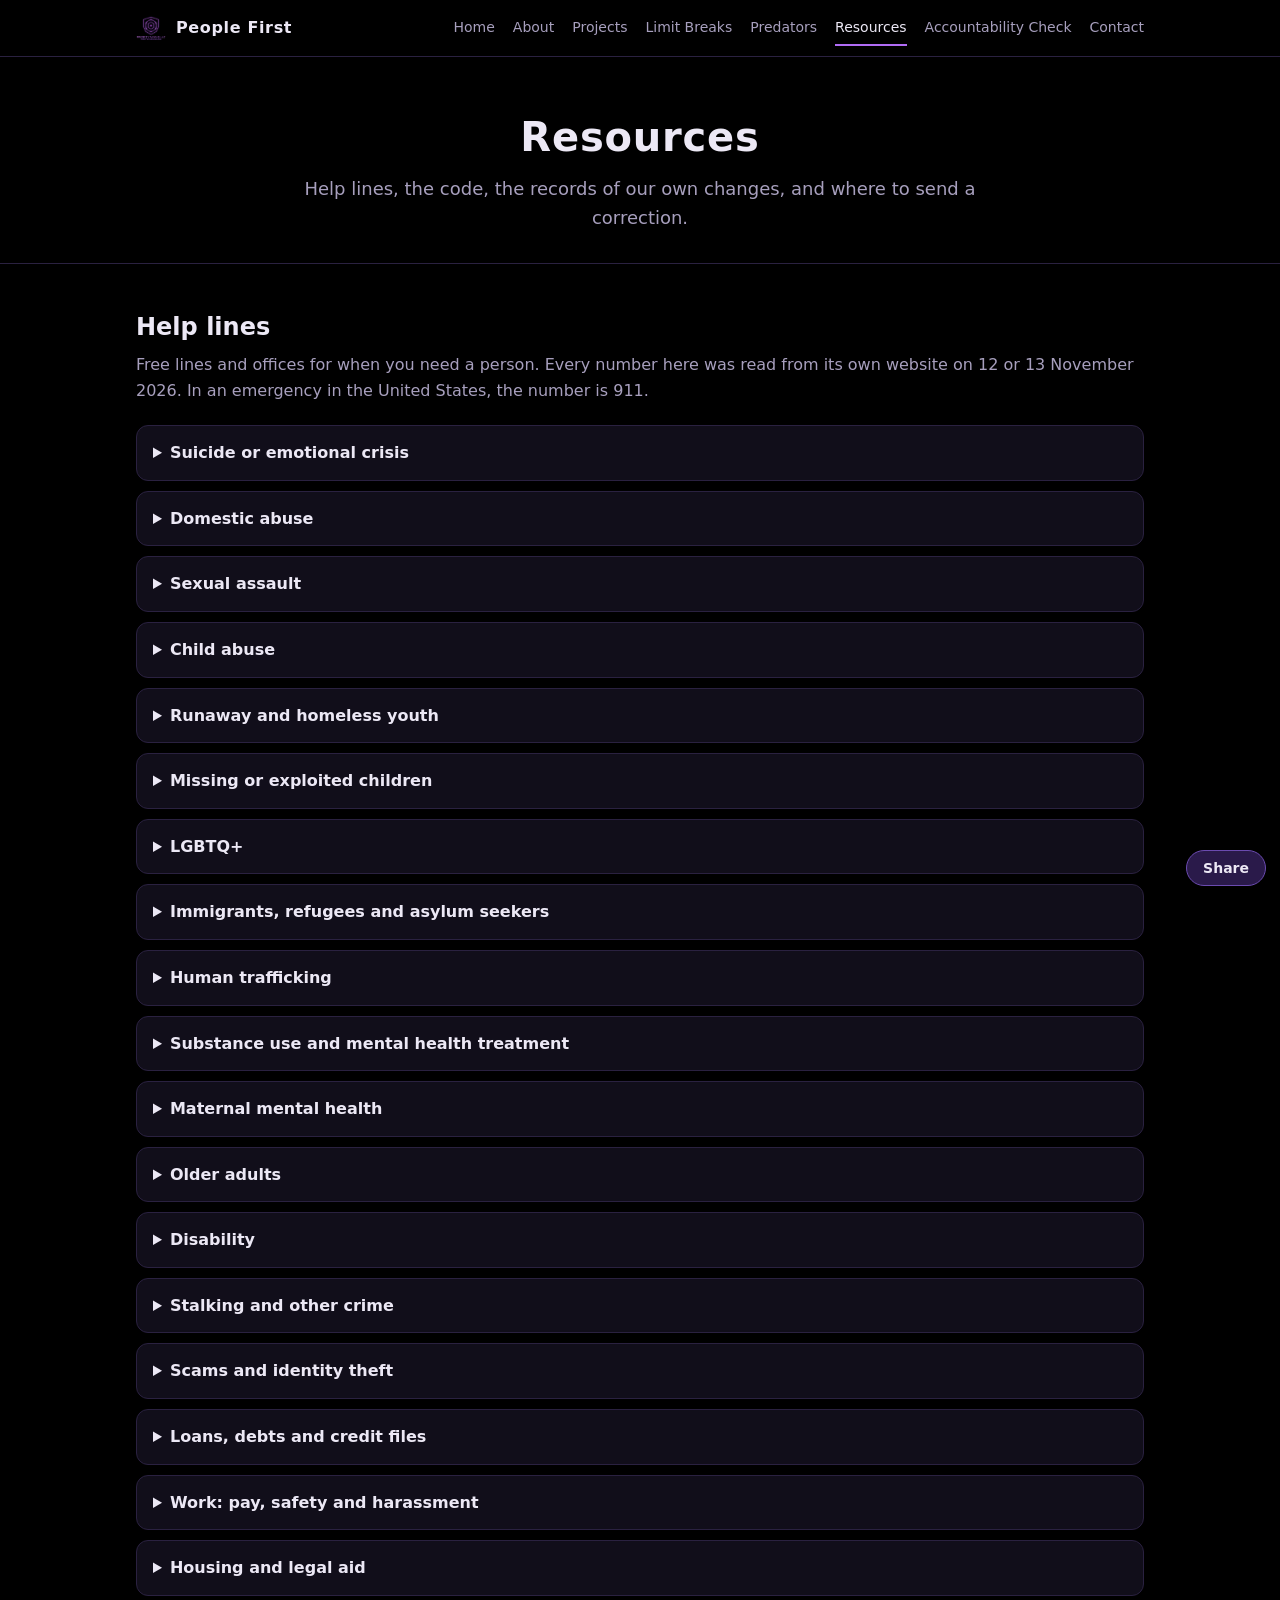
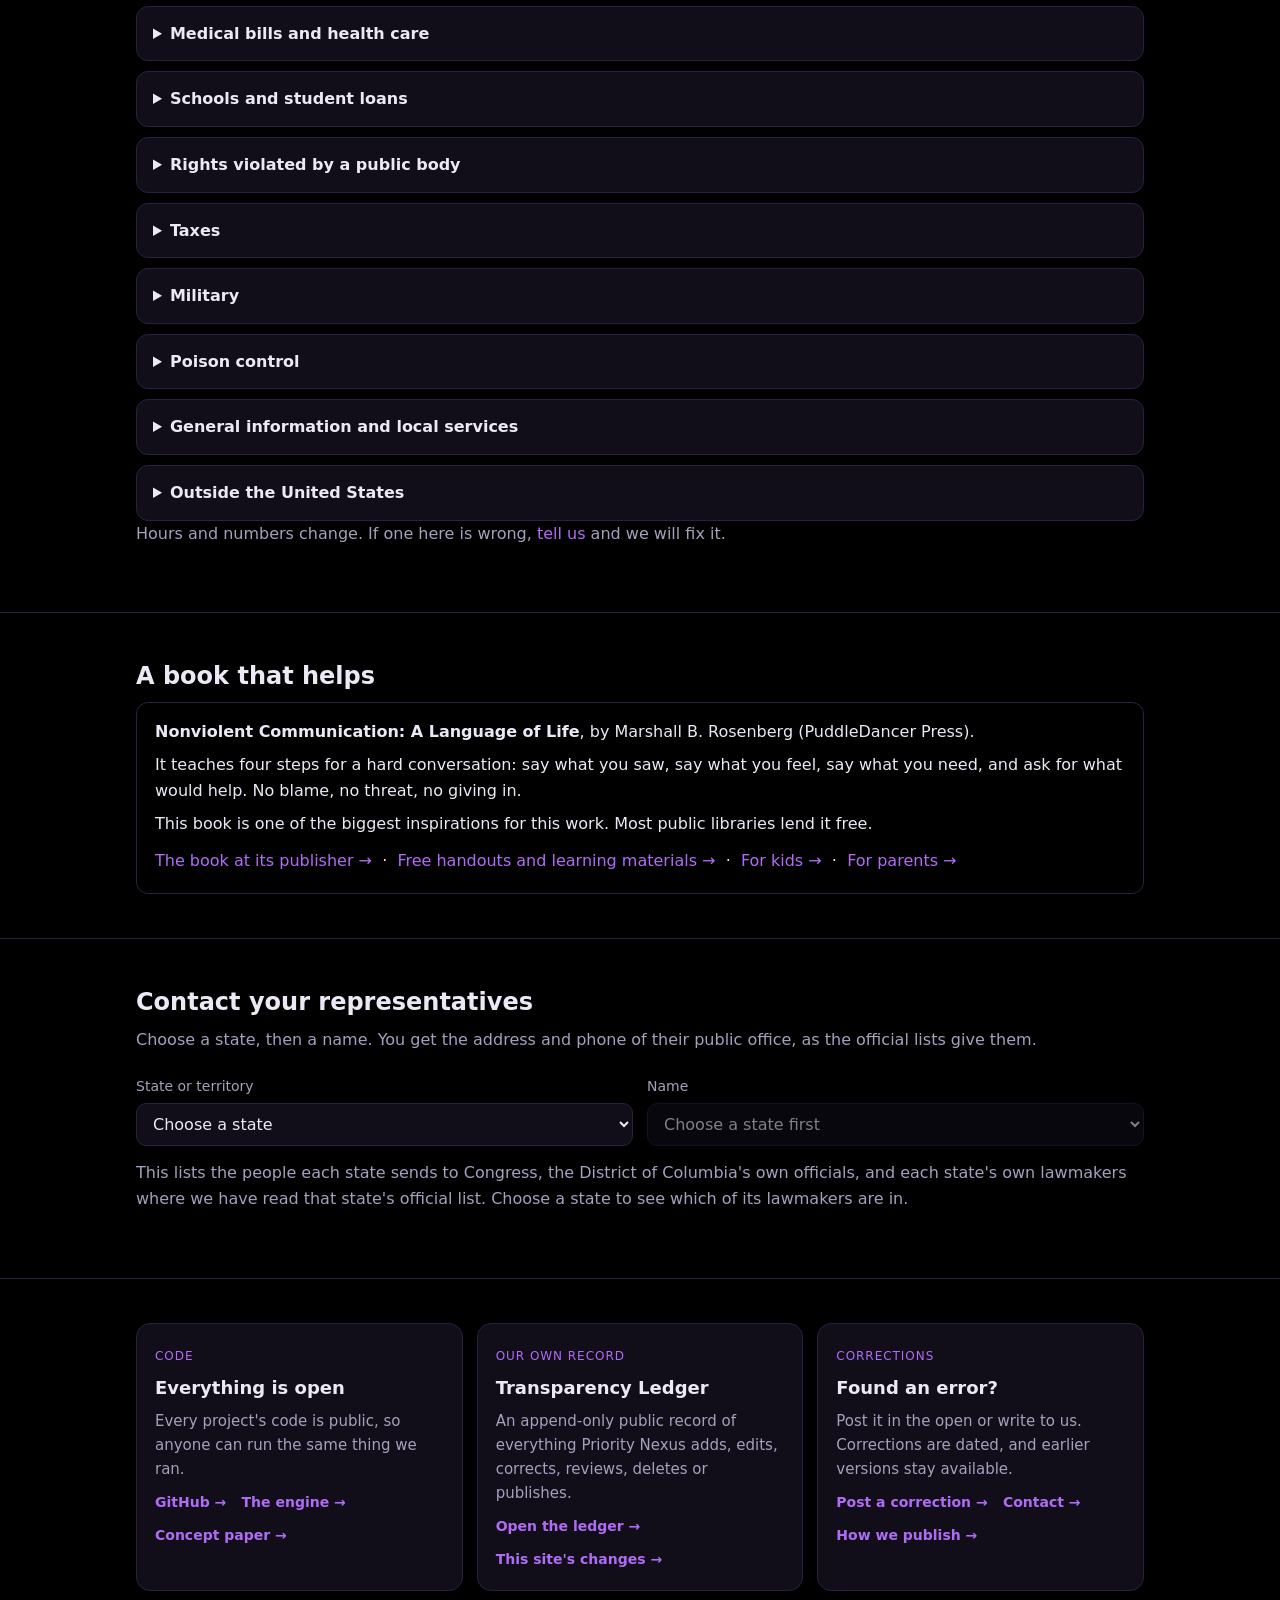
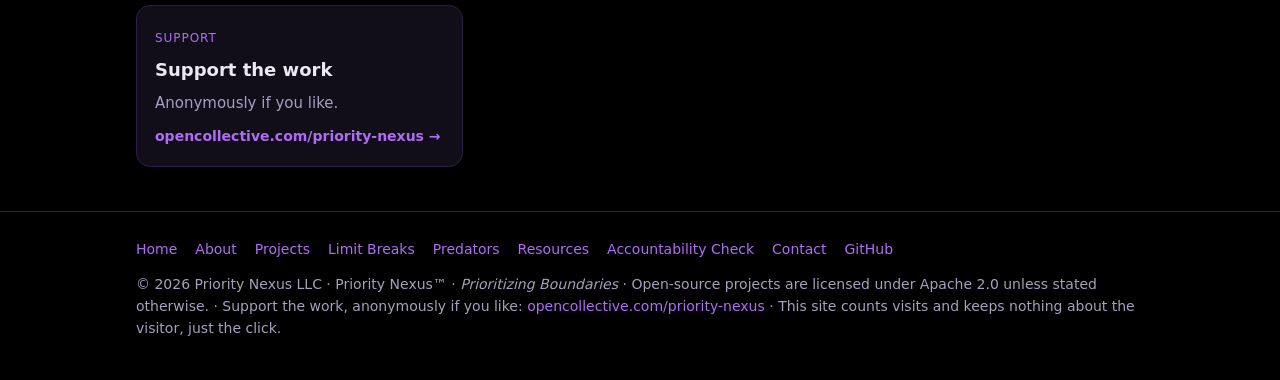
<file: resources/index.html>
<!doctype html>
<html lang="en">
<head>
<meta charset="utf-8">
<meta name="viewport" content="width=device-width, initial-scale=1">
<title>Resources - People First</title>
<meta name="description" content="Help lines, code, ledgers and corrections for Priority Nexus LLC.">
<meta property="og:title" content="People First">
<meta property="og:description" content="Holding Systems Accountable. For the People. Identity · Transparency · Integrity.">
<meta property="og:image" content="https://prioritynexusllc.org/pn-logo.png">
<link rel="icon" href="/pn-logo.png">
<link rel="stylesheet" href="/site.css?v=0600c7cc">
</head>
<body>
<nav><div class="wrap">
  <a class="brand" href="/"><img src="/pn-logo.png" alt=""><span>People First</span></a>
  <button class="navbtn" type="button" aria-expanded="false" aria-controls="navlinks" onclick="var n=this.closest(`nav`);this.setAttribute(`aria-expanded`,n.classList.toggle(`open`))">Menu</button>
  <div class="links" id="navlinks"><a href="/">Home</a><a href="/about/">About</a><a href="/projects/">Projects</a><a href="/when-a-limit-breaks/">Limit&nbsp;Breaks</a><a href="/predators/">Predators</a><a class="here" href="/resources/">Resources</a><a href="/accountability-check/">Accountability&nbsp;Check</a><a href="/contact/">Contact</a></div>
</div></nav>
<div class="pagehead"><div class="wrap"><h1>Resources</h1><p>Help lines, the code, the records of our own changes, and where to send a correction.</p></div></div>
<section id="help"><div class="wrap">
  <h2>Help lines</h2>
  <p class="sub">Free lines and offices for when you need a person. Every number here was read from its own website on 12 or 13 November 2026. In an emergency in the United States, the number is 911.</p>
  <div class="helplines">
    <details class="help"><summary>Suicide or emotional crisis</summary>
      <div class="line"><span class="nm">988 Suicide &amp; Crisis Lifeline</span><span class="who">Support for people in a mental health crisis, with call, text and chat.</span><span class="how"><b>Call</b> <a href="tel:988">988</a> &middot; <b>Text</b> 988 &middot; Open 24 hours a day, every day &middot; English and Spanish</span><a class="more" href="https://988lifeline.org/" target="_blank" rel="noopener">988lifeline.org →</a></div>
      <div class="line"><span class="nm">988 Lifeline chat</span><span class="who">Online chat with the 988 Lifeline.</span><span class="how">Open 24 hours a day, every day &middot; English and Spanish</span><a class="more" href="https://chat.988lifeline.org/" target="_blank" rel="noopener">chat.988lifeline.org →</a></div>
      <div class="line"><span class="nm">988 Lifeline in Spanish (text and chat)</span><span class="who">Spanish-language text and chat with the 988 Lifeline.</span><span class="how">Open 24 hours a day, every day &middot; Spanish</span><a class="more" href="https://988lifeline.org/es/" target="_blank" rel="noopener">988lifeline.org/es →</a></div>
      <div class="line"><span class="nm">988 Lifeline for Deaf and hard of hearing (988 Videophone)</span><span class="who">Crisis support for Deaf and hard of hearing people.</span><span class="how"><b>Call</b> Videophone: call 988 with a VP number. TTY: use your relay service or dial 711 then 988 &middot; <b>Text</b> Send any message to 988 &middot; Open 24 hours a day, every day</span><a class="more" href="https://988lifeline.org/help-yourself/for-deaf-hard-of-hearing/" target="_blank" rel="noopener">988lifeline.org/help-yourself/for-deaf-hard-of-hearing →</a></div>
      <div class="line"><span class="nm">Veterans Crisis Line</span><span class="who">Free, confidential support for veterans in crisis.</span><span class="how"><b>Call</b> Dial 988 then Press 1 (TTY 1-800-799-4889) &middot; <b>Text</b> 838255 &middot; Open 24 hours a day, every day</span><a class="more" href="https://www.veteranscrisisline.net/" target="_blank" rel="noopener">veteranscrisisline.net →</a></div>
      <div class="line"><span class="nm">Crisis Text Line</span><span class="who">Text with a live volunteer Crisis Counselor.</span><span class="how"><b>Text</b> HOME (or HOLA) to 741741 &middot; Open 24 hours a day, every day &middot; English and Spanish</span><a class="more" href="https://www.crisistextline.org/" target="_blank" rel="noopener">crisistextline.org →</a></div>
    </details>
    <details class="help"><summary>Domestic abuse</summary>
      <div class="line"><span class="nm">National Domestic Violence Hotline</span><span class="who">Free, confidential help with domestic violence; live chat available.</span><span class="how"><b>Call</b> <a href="tel:18007997233">1-800-799-7233 (1.800.799.SAFE)</a> &middot; <b>Text</b> START to 88788 &middot; Open 24 hours a day, every day &middot; English; Spanish version of site</span><a class="more" href="https://www.thehotline.org/" target="_blank" rel="noopener">thehotline.org →</a></div>
      <div class="line"><span class="nm">StrongHearts Native Helpline</span><span class="who">Safe, confidential, anonymous domestic and sexual violence helpline for Native Americans and Alaska Natives.</span><span class="how"><b>Call</b> <a href="tel:18447628483">1-844-762-8483 (1-844-7NATIVE)</a> &middot; <b>Text</b> START to 1-844-762-8483 &middot; Open 24 hours a day, every day</span><a class="more" href="https://strongheartshelpline.org/" target="_blank" rel="noopener">strongheartshelpline.org →</a></div>
      <div class="line"><span class="nm">love is respect</span><span class="who">Healthy relationships help for teens and young adults; live chat available.</span><span class="how"><b>Call</b> <a href="tel:18663319474">866-331-9474</a> &middot; <b>Text</b> LOVEIS to 22522</span><a class="more" href="https://www.loveisrespect.org/" target="_blank" rel="noopener">loveisrespect.org →</a></div>
    </details>
    <details class="help"><summary>Sexual assault</summary>
      <div class="line"><span class="nm">National Sexual Assault Hotline</span><span class="who">Support for survivors of sexual violence and the people close to them.</span><span class="how"><b>Call</b> 800.656.HOPE (4673) &middot; <b>Text</b> HOPE to 64673</span><a class="more" href="https://rainn.org/" target="_blank" rel="noopener">rainn.org →</a></div>
    </details>
    <details class="help"><summary>Child abuse</summary>
      <div class="line"><span class="nm">Childhelp National Child Abuse Hotline</span><span class="who">Hotline for child abuse; live chat available.</span><span class="how"><b>Call</b> <a href="tel:18004224453">(800) 422-4453</a> &middot; <b>Text</b> GO to 800.422.4453 &middot; Spanish noted (Se Habla Español)</span><a class="more" href="https://www.childhelphotline.org/" target="_blank" rel="noopener">childhelphotline.org →</a></div>
    </details>
    <details class="help"><summary>Runaway and homeless youth</summary>
      <div class="line"><span class="nm">National Runaway Safeline</span><span class="who">Support line for runaway and homeless youth; chat available.</span><span class="how"><b>Call</b> <a href="tel:18007862929">1-800-786-2929 (1-800-RUNAWAY)</a> &middot; <b>Text</b> to 1-800-786-2929 &middot; Open 24 hours a day, every day</span><a class="more" href="https://www.1800runaway.org/" target="_blank" rel="noopener">1800runaway.org →</a></div>
    </details>
    <details class="help"><summary>Missing or exploited children</summary>
      <div class="line"><span class="nm">National Center for Missing &amp; Exploited Children 24-Hour Hotline</span><span class="who">Hotline to report or get help with missing or sexually exploited children.</span><span class="how"><b>Call</b> <a href="tel:18008435678">1-800-843-5678</a> &middot; 24 hours a day, 7 days a week</span><a class="more" href="https://www.missingkids.org/gethelpnow/cybertipline" target="_blank" rel="noopener">missingkids.org/gethelpnow/cybertipline →</a></div>
      <div class="line"><span class="nm">CyberTipline</span><span class="who">Takes reports of children being exploited online, including threats over pictures.</span><span class="how"><b>Call</b> <a href="tel:18008435678">1-800-843-5678</a></span><a class="more" href="https://www.missingkids.org/gethelpnow/cybertipline" target="_blank" rel="noopener">missingkids.org/gethelpnow/cybertipline →</a></div>
      <div class="line"><span class="nm">Take It Down</span><span class="who">Helps get a nude or sexual picture taken when you were under 18 removed from the internet. You do not have to give your name.</span><a class="more" href="https://takeitdown.ncmec.org/" target="_blank" rel="noopener">takeitdown.ncmec.org →</a></div>
    </details>
    <details class="help"><summary>LGBTQ+</summary>
      <div class="line"><span class="nm">The Trevor Project</span><span class="who">Crisis support for LGBTQ+ young people; chat available.</span><span class="how"><b>Call</b> <a href="tel:18664887386">1-866-488-7386 (TTY 1-866-803-3699)</a> &middot; <b>Text</b> START to 678-678 &middot; Open 24 hours a day, every day</span><a class="more" href="https://www.thetrevorproject.org/get-help/" target="_blank" rel="noopener">thetrevorproject.org/get-help →</a></div>
      <div class="line"><span class="nm">Trans Lifeline</span><span class="who">Peer support phone service run by trans people for trans and questioning peers.</span><span class="how"><b>Call</b> <a href="tel:18775658860">US (877) 565-8860; Canada (877) 330-6366</a> &middot; Monday through Friday, 1 PM to 9 PM Eastern (10 AM to 6 PM Pacific) &middot; English; Spanish (press 2)</span><a class="more" href="https://translifeline.org/hotline/" target="_blank" rel="noopener">translifeline.org/hotline →</a></div>
      <div class="line"><span class="nm">LGBT National Hotline</span><span class="who">Peer support, for any age.</span><span class="how"><b>Call</b> <a href="tel:18888434564">888-843-4564</a> &middot; Monday to Friday 2 PM to 11 PM Eastern; Saturday noon to 5 PM Eastern</span><a class="more" href="https://lgbthotline.org/" target="_blank" rel="noopener">lgbthotline.org →</a></div>
      <div class="line"><span class="nm">LGBT National Coming Out Support Hotline</span><span class="who">Peer support around coming out.</span><span class="how"><b>Call</b> <a href="tel:18886885428">888-688-5428</a> &middot; Monday to Friday 2 PM to 11 PM Eastern; Saturday noon to 5 PM Eastern</span><a class="more" href="https://lgbthotline.org/" target="_blank" rel="noopener">lgbthotline.org →</a></div>
      <div class="line"><span class="nm">LGBT National Youth Talkline</span><span class="who">Peer support for young people.</span><span class="how"><b>Call</b> <a href="tel:18002467743">800-246-7743</a> &middot; Monday to Friday 2 PM to 11 PM Eastern; Saturday noon to 5 PM Eastern</span><a class="more" href="https://lgbthotline.org/" target="_blank" rel="noopener">lgbthotline.org →</a></div>
      <div class="line"><span class="nm">LGBT National Senior Hotline</span><span class="who">Peer support for older adults.</span><span class="how"><b>Call</b> <a href="tel:18882347243">888-234-7243</a> &middot; Monday to Friday 2 PM to 11 PM Eastern; Saturday noon to 5 PM Eastern</span><a class="more" href="https://lgbthotline.org/" target="_blank" rel="noopener">lgbthotline.org →</a></div>
    </details>
    <details class="help"><summary>Immigrants, refugees and asylum seekers</summary>
      <div class="line"><span class="nm">USCIS Contact Center</span><span class="who">Questions about immigration applications and services.</span><span class="how"><b>Call</b> <a href="tel:18003755283">800-375-5283 (TTY 800-767-1833)</a> &middot; Live calls and chats Monday to Friday, 8am to 8pm Eastern; automated help 24 hours &middot; Automated help in English or Spanish</span><a class="more" href="https://www.uscis.gov/contactcenter" target="_blank" rel="noopener">uscis.gov/contactcenter →</a></div>
      <div class="line"><span class="nm">ICE ERO Detention, Removals and Information Line (DRIL)</span><span class="who">Detention and removals information line.</span><span class="how"><b>Call</b> <a href="tel:18883514024">1-888-351-4024</a> &middot; Monday through Friday (excluding holidays) 8 a.m. to 8 p.m. (Eastern Time)</span><a class="more" href="https://www.ice.gov/contact" target="_blank" rel="noopener">ice.gov/contact →</a></div>
      <div class="line"><span class="nm">UNHCR Help: United States</span><span class="who">Information for refugees, asylum seekers and stateless people in the United States. Its services are free.</span><span class="how">English, Arabic, French, Spanish</span><a class="more" href="https://help.unhcr.org/usa/" target="_blank" rel="noopener">help.unhcr.org/usa →</a></div>
    </details>
    <details class="help"><summary>Human trafficking</summary>
      <div class="line"><span class="nm">National Human Trafficking Hotline</span><span class="who">Confidential help for people affected by human trafficking; chat available.</span><span class="how"><b>Call</b> <a href="tel:18883737888">1-888-373-7888 (TTY 711)</a> &middot; <b>Text</b> 233733 &middot; Open 24 hours a day, every day &middot; English and Spanish</span><a class="more" href="https://humantraffickinghotline.org/" target="_blank" rel="noopener">humantraffickinghotline.org →</a></div>
    </details>
    <details class="help"><summary>Substance use and mental health treatment</summary>
      <div class="line"><span class="nm">SAMHSA National Helpline</span><span class="who">Treatment referral and information.</span><span class="how"><b>Call</b> 1-800-662-HELP (4357); TTY 1-800-487-4889 &middot; <b>Text</b> your 5-digit ZIP Code to 435748 (HELP4U) (English only) &middot; Open 24 hours a day, every day &middot; English and Spanish</span><a class="more" href="https://www.samhsa.gov/find-help/helplines/national-helpline" target="_blank" rel="noopener">samhsa.gov/find-help/helplines/national-helpline →</a></div>
      <div class="line"><span class="nm">Disaster Distress Helpline</span><span class="who">Crisis counseling for people in the U.S. and its territories affected by disasters.</span><span class="how"><b>Call</b> <a href="tel:18009855990">1-800-985-5990 (Spanish: press 2)</a> &middot; <b>Text</b> 1-800-985-5990 &middot; Open 24 hours a day, every day &middot; English and Spanish</span><a class="more" href="https://www.samhsa.gov/find-help/helplines/disaster-distress-helpline" target="_blank" rel="noopener">samhsa.gov/find-help/helplines/disaster-distress-helpline →</a></div>
    </details>
    <details class="help"><summary>Maternal mental health</summary>
      <div class="line"><span class="nm">National Maternal Mental Health Hotline</span><span class="who">Free, confidential support by trained counselors.</span><span class="how"><b>Call</b> <a href="tel:18338526262">1-833-852-6262 (1-833-TLC-MAMA)</a> &middot; <b>Text</b> 1-833-852-6262 &middot; Open 24 hours a day, every day &middot; English and Spanish</span><a class="more" href="https://www.mmhla.org/" target="_blank" rel="noopener">mmhla.org →</a></div>
    </details>
    <details class="help"><summary>Older adults</summary>
      <div class="line"><span class="nm">Eldercare Locator</span><span class="who">Connects older adults and caregivers with local services.</span><span class="how"><b>Call</b> <a href="tel:18006771116">1-800-677-1116</a> &middot; <b>Text</b> Send a text message to the same number</span><a class="more" href="https://eldercare.acl.gov/" target="_blank" rel="noopener">eldercare.acl.gov →</a></div>
      <div class="line"><span class="nm">National Elder Fraud Hotline</span><span class="who">Help for older adults who may be victims of fraud.</span><span class="how"><b>Call</b> 833-FRAUD-11 (833-372-8311) &middot; Monday-Friday, 10:00 a.m.-6:00 p.m. eastern time &middot; English/Español/Other languages available</span><a class="more" href="https://ovc.ojp.gov/program/stop-elder-fraud/providing-help-restoring-hope" target="_blank" rel="noopener">ovc.ojp.gov/program/stop-elder-fraud/providing-help-restoring-hope →</a></div>
      <div class="line"><span class="nm">Long-Term Care Ombudsman</span><span class="who">Speaks up for residents of nursing homes and care homes. The page finds the office for your state.</span><a class="more" href="https://theconsumervoice.org/get-help/" target="_blank" rel="noopener">theconsumervoice.org/get-help →</a></div>
      <div class="line"><span class="nm">Adult Protective Services in your area</span><span class="who">Finds the office that looks into abuse, neglect or the taking of money from an older or disabled adult, including by a guardian.</span><a class="more" href="https://www.napsa-now.org/help-in-your-area/" target="_blank" rel="noopener">napsa-now.org/help-in-your-area →</a></div>
    </details>
    <details class="help"><summary>Disability</summary>
      <div class="line"><span class="nm">Protection and Advocacy agency for your state</span><span class="who">Looks into abuse in institutions and group homes and helps people enforce their rights.</span><a class="more" href="https://www.ndrn.org/about/ndrn-member-agencies/" target="_blank" rel="noopener">ndrn.org/about/ndrn-member-agencies →</a></div>
      <div class="line"><span class="nm">ADA Information Line</span><span class="who">Answers questions about your rights under the disability law, including the right to live in the community.</span><span class="how"><b>Call</b> <a href="tel:18005140301">800-514-0301</a></span><a class="more" href="https://www.ada.gov/infoline/" target="_blank" rel="noopener">ada.gov/infoline →</a></div>
    </details>
    <details class="help"><summary>Stalking and other crime</summary>
      <div class="line"><span class="nm">VictimConnect Resource Center</span><span class="who">Talks through what happened and finds help near you, for stalking and any other crime.</span><span class="how"><b>Call</b> <a href="tel:18554842846">1-855-484-2846</a></span><a class="more" href="https://victimconnect.org/" target="_blank" rel="noopener">victimconnect.org →</a></div>
    </details>
    <details class="help"><summary>Scams and identity theft</summary>
      <div class="line"><span class="nm">ReportFraud.ftc.gov</span><span class="who">Takes reports of scams and bad business practices and tells you the next steps.</span><a class="more" href="https://reportfraud.ftc.gov/" target="_blank" rel="noopener">reportfraud.ftc.gov →</a></div>
      <div class="line"><span class="nm">Internet Crime Complaint Center (IC3)</span><span class="who">Takes reports of crimes done over the internet, such as romance scams and fake investments.</span><a class="more" href="https://www.ic3.gov/" target="_blank" rel="noopener">ic3.gov →</a></div>
      <div class="line"><span class="nm">IdentityTheft.gov</span><span class="who">Builds a step-by-step plan when someone has used your name, number or accounts.</span><a class="more" href="https://www.identitytheft.gov/" target="_blank" rel="noopener">identitytheft.gov →</a></div>
    </details>
    <details class="help"><summary>Loans, debts and credit files</summary>
      <div class="line"><span class="nm">Submit a complaint</span><span class="who">Sends your complaint about a loan, a debt collector, a credit report or a tenant screening report to the company and asks for an answer.</span><span class="how"><b>Call</b> <a href="tel:18554112372">(855) 411-2372</a></span><a class="more" href="https://www.consumerfinance.gov/complaint/" target="_blank" rel="noopener">consumerfinance.gov/complaint →</a></div>
      <div class="line"><span class="nm">AnnualCreditReport.com</span><span class="who">Lets you see your own credit files for free, so you can find and dispute mistakes.</span><a class="more" href="https://www.annualcreditreport.com/index.action" target="_blank" rel="noopener">annualcreditreport.com/index.action →</a></div>
    </details>
    <details class="help"><summary>Work: pay, safety and harassment</summary>
      <div class="line"><span class="nm">Wage and Hour Division</span><span class="who">Takes complaints about unpaid wages and overtime. The call is free and confidential.</span><span class="how"><b>Call</b> <a href="tel:18664879243">1-866-487-9243</a></span><a class="more" href="https://www.dol.gov/agencies/whd/contact" target="_blank" rel="noopener">dol.gov/agencies/whd/contact →</a></div>
      <div class="line"><span class="nm">OSHA</span><span class="who">Takes reports of unsafe work and of punishment for reporting an injury or a hazard.</span><span class="how"><b>Call</b> <a href="tel:18003216742">1-800-321-6742</a></span><a class="more" href="https://www.osha.gov/contactus" target="_blank" rel="noopener">osha.gov/contactus →</a></div>
      <div class="line"><span class="nm">EEOC</span><span class="who">Takes complaints of harassment or unfair treatment at work, including pressure over religion.</span><span class="how"><b>Call</b> <a href="tel:18006694000">1-800-669-4000</a></span><a class="more" href="https://www.eeoc.gov/contact-eeoc" target="_blank" rel="noopener">eeoc.gov/contact-eeoc →</a></div>
    </details>
    <details class="help"><summary>Housing and legal aid</summary>
      <div class="line"><span class="nm">Report housing discrimination</span><span class="who">Takes complaints when housing is refused or made harder because of who you are.</span><span class="how"><b>Call</b> <a href="tel:18006699777">1-800-669-9777</a></span><a class="more" href="https://www.hud.gov/reporthousingdiscrimination" target="_blank" rel="noopener">hud.gov/reporthousingdiscrimination →</a></div>
      <div class="line"><span class="nm">Find free legal aid</span><span class="who">Finds a free legal aid office near you for evictions, debts, benefits and family matters.</span><a class="more" href="https://www.lsc.gov/about-lsc/what-legal-aid/i-need-legal-help" target="_blank" rel="noopener">lsc.gov/about-lsc/what-legal-aid/i-need-legal-help →</a></div>
    </details>
    <details class="help"><summary>Medical bills and health care</summary>
      <div class="line"><span class="nm">No Surprises Help Desk</span><span class="who">Helps with surprise medical bills and explains your rights.</span><span class="how"><b>Call</b> <a href="tel:18009853059">1-800-985-3059</a></span><a class="more" href="https://www.cms.gov/initiatives/your-patient-rights/medical-bill-rights" target="_blank" rel="noopener">cms.gov/initiatives/your-patient-rights/medical-bill-rights →</a></div>
      <div class="line"><span class="nm">File a civil rights complaint</span><span class="who">Takes complaints of unfair treatment by a hospital, clinic, insurer or care program.</span><a class="more" href="https://www.hhs.gov/civil-rights/filing-a-complaint/index.html" target="_blank" rel="noopener">hhs.gov/civil-rights/filing-a-complaint/index.html →</a></div>
    </details>
    <details class="help"><summary>Schools and student loans</summary>
      <div class="line"><span class="nm">Submit a complaint to Federal Student Aid</span><span class="who">Takes complaints about a school, a loan servicer or a collection agency.</span><a class="more" href="https://studentaid.gov/submit-feedback/" target="_blank" rel="noopener">studentaid.gov/submit-feedback →</a></div>
    </details>
    <details class="help"><summary>Rights violated by a public body</summary>
      <div class="line"><span class="nm">Civil Rights Division</span><span class="who">Takes reports of rights violations by police, jails, schools, employers, landlords and others.</span><span class="how"><b>Call</b> <a href="tel:18558561247">1-855-856-1247</a></span><a class="more" href="https://civilrights.justice.gov/" target="_blank" rel="noopener">civilrights.justice.gov →</a></div>
      <div class="line"><span class="nm">File a complaint with the Office for Civil Rights</span><span class="who">Takes complaints about unfair treatment in schools and colleges, including how a report of assault was handled.</span><a class="more" href="https://www.ed.gov/laws-and-policy/civil-rights-laws/file-complaint" target="_blank" rel="noopener">ed.gov/laws-and-policy/civil-rights-laws/file-complaint →</a></div>
    </details>
    <details class="help"><summary>Taxes</summary>
      <div class="line"><span class="nm">Taxpayer Advocate Service</span><span class="who">Helps people who cannot fix a tax problem through the usual channels. It is free.</span><a class="more" href="https://www.taxpayeradvocate.irs.gov/contact-us/" target="_blank" rel="noopener">taxpayeradvocate.irs.gov/contact-us →</a></div>
    </details>
    <details class="help"><summary>Military</summary>
      <div class="line"><span class="nm">DoD Safe Helpline</span><span class="who">Private support for service members after sexual assault. You do not have to give your name.</span><span class="how"><b>Call</b> <a href="tel:18779955247">877-995-5247</a></span><a class="more" href="https://safehelpline.org/" target="_blank" rel="noopener">safehelpline.org →</a></div>
    </details>
    <details class="help"><summary>Poison control</summary>
      <div class="line"><span class="nm">Poison Control (poison center)</span><span class="who">Free, expert, confidential help with poison emergencies; online tool also available.</span><span class="how"><b>Call</b> <a href="tel:18002221222">1-800-222-1222</a> &middot; Open 24 hours a day, every day</span><a class="more" href="https://www.poison.org/contact-us" target="_blank" rel="noopener">poison.org/contact-us →</a></div>
    </details>
    <details class="help"><summary>General information and local services</summary>
      <div class="line"><span class="nm">211</span><span class="who">Connects people to local help; find your local 211.</span><span class="how"><b>Call</b> <a href="tel:211">211</a></span><a class="more" href="https://www.211.org/" target="_blank" rel="noopener">211.org →</a></div>
      <div class="line"><span class="nm">USAGov Contact Center</span><span class="who">Ask questions about federal programs, services and benefits; live chat available.</span><span class="how"><b>Call</b> 1-844-USAGOV1 (1-844-872-4681) &middot; English</span><a class="more" href="https://www.usa.gov/contact" target="_blank" rel="noopener">usa.gov/contact →</a></div>
    </details>
    <details class="help"><summary>Outside the United States</summary>
      <div class="line"><span class="nm">Find A Helpline</span><span class="who">Directory of verified helplines in 175+ countries.</span><a class="more" href="https://findahelpline.com/" target="_blank" rel="noopener">findahelpline.com →</a></div>
      <div class="line"><span class="nm">IASP Crisis Centres and Helplines</span><span class="who">Links to Find A Helpline, a directory in over 150 countries.</span><a class="more" href="https://www.iasp.info/crisis-centres-helplines/" target="_blank" rel="noopener">iasp.info/crisis-centres-helplines →</a></div>
      <div class="line"><span class="nm">Befrienders Worldwide directory</span><span class="who">Directory to find the nearest helpline.</span><a class="more" href="https://www.befrienders.org/" target="_blank" rel="noopener">befrienders.org →</a></div>
    </details>
  </div>
  <p class="sub">Hours and numbers change. If one here is wrong, <a href="/contact/">tell us</a> and we will fix it.</p>
</div></section>
<section id="book"><div class="wrap">
    <h2>A book that helps</h2>
    <div class="bookbox" style="border:1px solid var(--line, #444);border-radius:12px;padding:16px 18px">
      <p style="margin:0 0 8px"><b>Nonviolent Communication: A Language of Life</b>, by Marshall B. Rosenberg (PuddleDancer Press).</p>
      <p style="margin:0 0 8px">It teaches four steps for a hard conversation: say what you saw, say what you feel, say what you need, and ask for what would help. No blame, no threat, no giving in.</p>
      <p style="margin:0 0 8px">This book is one of the biggest inspirations for this work. Most public libraries lend it free.</p>
      <p style="margin:0;line-height:2"><a href="https://nonviolentcommunication.com/product/nvc/" target="_blank" rel="noopener">The book at its publisher →</a> &nbsp;·&nbsp; <a href="https://nonviolentcommunication.com/resources/handouts-and-learning-materials/" target="_blank" rel="noopener">Free handouts and learning materials →</a> &nbsp;·&nbsp; <a href="https://nonviolentcommunication.com/resources/for-kids/" target="_blank" rel="noopener">For kids →</a> &nbsp;·&nbsp; <a href="https://nonviolentcommunication.com/resources/compassionate-parenting/" target="_blank" rel="noopener">For parents →</a></p>
    </div>
</div></section>
<section id="reps"><div class="wrap">
  <h2>Contact your representatives</h2>
  <p class="sub">Choose a state, then a name. You get the address and phone of their public office, as the official lists give them.</p>
  <div class="reps">
    <label>State or territory<select id="rep-state"><option value="">Choose a state</option></select></label>
    <label>Name<select id="rep-name" disabled><option value="">Choose a state first</option></select></label>
  </div>
  <div class="repcard" id="rep-card" hidden></div>
  <p class="sub" id="rep-note">This lists the people each state sends to Congress, the District of Columbia's own officials, and each state's own lawmakers where we have read that state's official list. Choose a state to see which of its lawmakers are in.</p>
</div></section>
<script>
(function () {
  var st = document.getElementById("rep-state"), nm = document.getElementById("rep-name"), card = document.getElementById("rep-card"), D = null;
  function el(tag, text, cls) { var e = document.createElement(tag); if (text) e.textContent = text; if (cls) e.className = cls; return e; }
  function row(k, node) { var d = el("div", "", "r"); d.appendChild(el("span", k, "k")); var v = el("span", "", "v"); v.appendChild(node); d.appendChild(v); card.appendChild(d); }
  fetch("/resources/reps.json").then(function (r) { return r.json(); }).then(function (j) {
    D = j;
    Object.keys(j.places).forEach(function (c) { var o = el("option", j.places[c].name); o.value = c; st.appendChild(o); });
  }).catch(function () { document.getElementById("rep-note").textContent = "The list could not be loaded. Please try again later."; });
  st.addEventListener("change", function () {
    card.hidden = true; nm.innerHTML = "";
    if (!D || !st.value) { nm.disabled = true; nm.appendChild(el("option", "Choose a state first")); return; }
    var first = el("option", "Choose a name"); first.value = ""; nm.appendChild(first);
    var groups = {}, P = D.places[st.value];
    function grp(p) { return p.s === "senate" || p.s === "house" ? "Congress" : p.s === "dc" ? "District of Columbia" : "State " + p.s.split("-")[2]; }
    P.people.forEach(function (p, i) {
      var g = grp(p); if (!groups[g]) { groups[g] = document.createElement("optgroup"); groups[g].label = g; nm.appendChild(groups[g]); }
      var o = el("option", p.n + " (" + p.o + ")"); o.value = i; groups[g].appendChild(o);
    });
    nm.disabled = false;
    var has = P.st || [];
    document.getElementById("rep-note").textContent = st.value === "DC" ? "The District of Columbia: its Delegate in Congress, the Council, the Mayor and the Attorney General."
      : has.length ? P.name + ": Congress, and the state " + has.join(" and the state ") + ". " + (has.length < 2 && st.value !== "NE" ? "The state’s other chamber is not in the list yet." : "")
      : P.name + ": Congress only. This state’s own lawmakers are not in the list yet.";
  });
  nm.addEventListener("change", function () {
    card.innerHTML = ""; if (nm.value === "") { card.hidden = true; return; }
    var p = D.places[st.value].people[+nm.value], src = D.sources[p.s];
    card.appendChild(el("h3", p.n));
    card.appendChild(el("p", p.o + (p.p ? " · " + p.p : ""), "o"));
    if (p.h && p.a) { row("Office", document.createTextNode("The state lists no office for this person.")); row("Address the state prints", document.createTextNode(p.a)); }
    else row("Office", document.createTextNode(p.a || "The state does not print an office address for this person."));
    if (p.t) { var a = el("a", p.t); a.href = "tel:+1" + p.t.replace(/[^0-9]/g, ""); row(p.h ? "Phone the state prints" : "Phone", a); }
    else row("Phone", document.createTextNode("The state does not print an office phone for this person."));
    var of = (D.offices || {})[p.s];
    if (of) {
      var box = el("span"), line = of.office + (of.address ? ", " + of.address : "") + (of.phone ? " · " : "");
      box.appendChild(document.createTextNode(line));
      if (of.phone) {
        var first = (of.phone.match(/1?[-. (]*[0-9]{3}[-. )]*[0-9]{3}[-. ][0-9]{4}/) || [""])[0].replace(/[^0-9]/g, "");
        if (first.length === 11) first = first.slice(1);
        var oa = el(first.length === 10 ? "a" : "span", of.phone); if (first.length === 10) oa.href = "tel:+1" + first; box.appendChild(oa);
      }
      if (of.contact_url) { box.appendChild(document.createTextNode(" · ")); var oc = el("a", "How to reach a member →"); oc.href = of.contact_url; oc.target = "_blank"; oc.rel = "noopener"; box.appendChild(oc); }
      row("Or through", box);
    }
    var w = el("a", "Their official page, with every way the state lists to reach them →"); w.href = p.u; w.target = "_blank"; w.rel = "noopener"; row("More", w);
    var s = el("p", "", "src"); s.appendChild(document.createTextNode("From: " + src[0] + ", read " + D.read + ". "));
    var sl = el("a", "Open the list"); sl.href = src[1]; sl.target = "_blank"; sl.rel = "noopener"; s.appendChild(sl); card.appendChild(s);
    card.hidden = false;
  });
})();
</script>
<section><div class="wrap">
  <div class="grid">
    <div class="card"><span class="tag">Code</span><h3>Everything is open</h3><p>Every project's code is public, so anyone can run the same thing we ran.</p><a class="more" href="https://github.com/PriorityNexusLLC">GitHub →</a> &nbsp; <a class="more" href="https://github.com/PriorityNexusLLC/PNMaster-Graph">The engine →</a> &nbsp; <a class="more" href="https://github.com/PriorityNexusLLC/PNMaster-Graph/blob/main/docs/concept-paper.md">Concept paper →</a></div>
    <div class="card"><span class="tag">Our own record</span><h3>Transparency Ledger</h3><p>An append-only public record of everything Priority Nexus adds, edits, corrects, reviews, deletes or publishes.</p><a class="more" href="https://github.com/PriorityNexusLLC/Transparency-Ledger">Open the ledger →</a> &nbsp; <a class="more" href="https://github.com/PriorityNexusLLC/PriorityNexusLLC.github.io/blob/main/LEDGER.md">This site's changes →</a></div>
    <div class="card"><span class="tag">Corrections</span><h3>Found an error?</h3><p>Post it in the open or write to us. Corrections are dated, and earlier versions stay available.</p><a class="more" href="https://github.com/PriorityNexusLLC/PNMaster-Graph/discussions/1">Post a correction →</a> &nbsp; <a class="more" href="/contact/">Contact →</a> &nbsp; <a class="more" href="/about/#publish">How we publish →</a></div>
    <div class="card"><span class="tag">Support</span><h3>Support the work</h3><p>Anonymously if you like.</p><a class="more" href="https://opencollective.com/priority-nexus">opencollective.com/priority-nexus →</a></div>
  </div>
</div></section>
<footer><div class="wrap">
  <div class="foot-links"><a href="/">Home</a><a href="/about/">About</a><a href="/projects/">Projects</a><a href="/when-a-limit-breaks/">Limit Breaks</a><a href="/predators/">Predators</a><a href="/resources/">Resources</a><a href="/accountability-check/">Accountability Check</a><a href="/contact/">Contact</a><a href="https://github.com/PriorityNexusLLC">GitHub</a></div>
  © 2026 Priority Nexus LLC · Priority Nexus™ · <i>Prioritizing Boundaries</i><span class="visits"></span> · Open-source projects are licensed under Apache 2.0 unless stated otherwise. · Support the work, anonymously if you like: <a href="https://opencollective.com/priority-nexus">opencollective.com/priority-nexus</a> · This site counts visits and keeps nothing about the visitor, just the click.
</div></footer>
<script data-goatcounter="https://prioritynexusllc.goatcounter.com/count" async src="https://gc.zgo.at/count.js"></script><script>fetch("https://prioritynexusllc.goatcounter.com/counter/TOTAL.json").then(function(r){return r.ok?r.json():null}).then(function(j){if(!j)return;document.querySelectorAll(".visits").forEach(function(e){e.textContent=" · "+j.count+" visits"})}).catch(function(){})</script><script>(function(){if(document.getElementById("pnshare"))return;var b=document.createElement("button");b.id="pnshare";b.type="button";b.textContent="Share";b.title="Copy the link to this page";b.style.cssText="position:fixed;right:14px;bottom:14px;z-index:9999;font:600 14px system-ui,-apple-system,Segoe UI,Roboto,sans-serif;color:#ece8f5;background:#2a1a4a;border:1px solid #6b4bb0;border-radius:999px;padding:9px 16px;cursor:pointer;box-shadow:0 2px 10px rgba(0,0,0,.45)";function done(t){b.textContent=t;setTimeout(function(){b.textContent="Share"},2000)}function old(){var t=document.createElement("textarea");t.value=location.href;t.style.cssText="position:fixed;left:-999px";document.body.appendChild(t);t.select();var ok=false;try{ok=document.execCommand("copy")}catch(e){}t.remove();done(ok?"Link copied":"Copy failed")}b.onclick=function(){if(navigator.clipboard&&navigator.clipboard.writeText){navigator.clipboard.writeText(location.href).then(function(){done("Link copied")},old)}else old()};document.body.appendChild(b)})()</script>
</body>
</html>
</file>
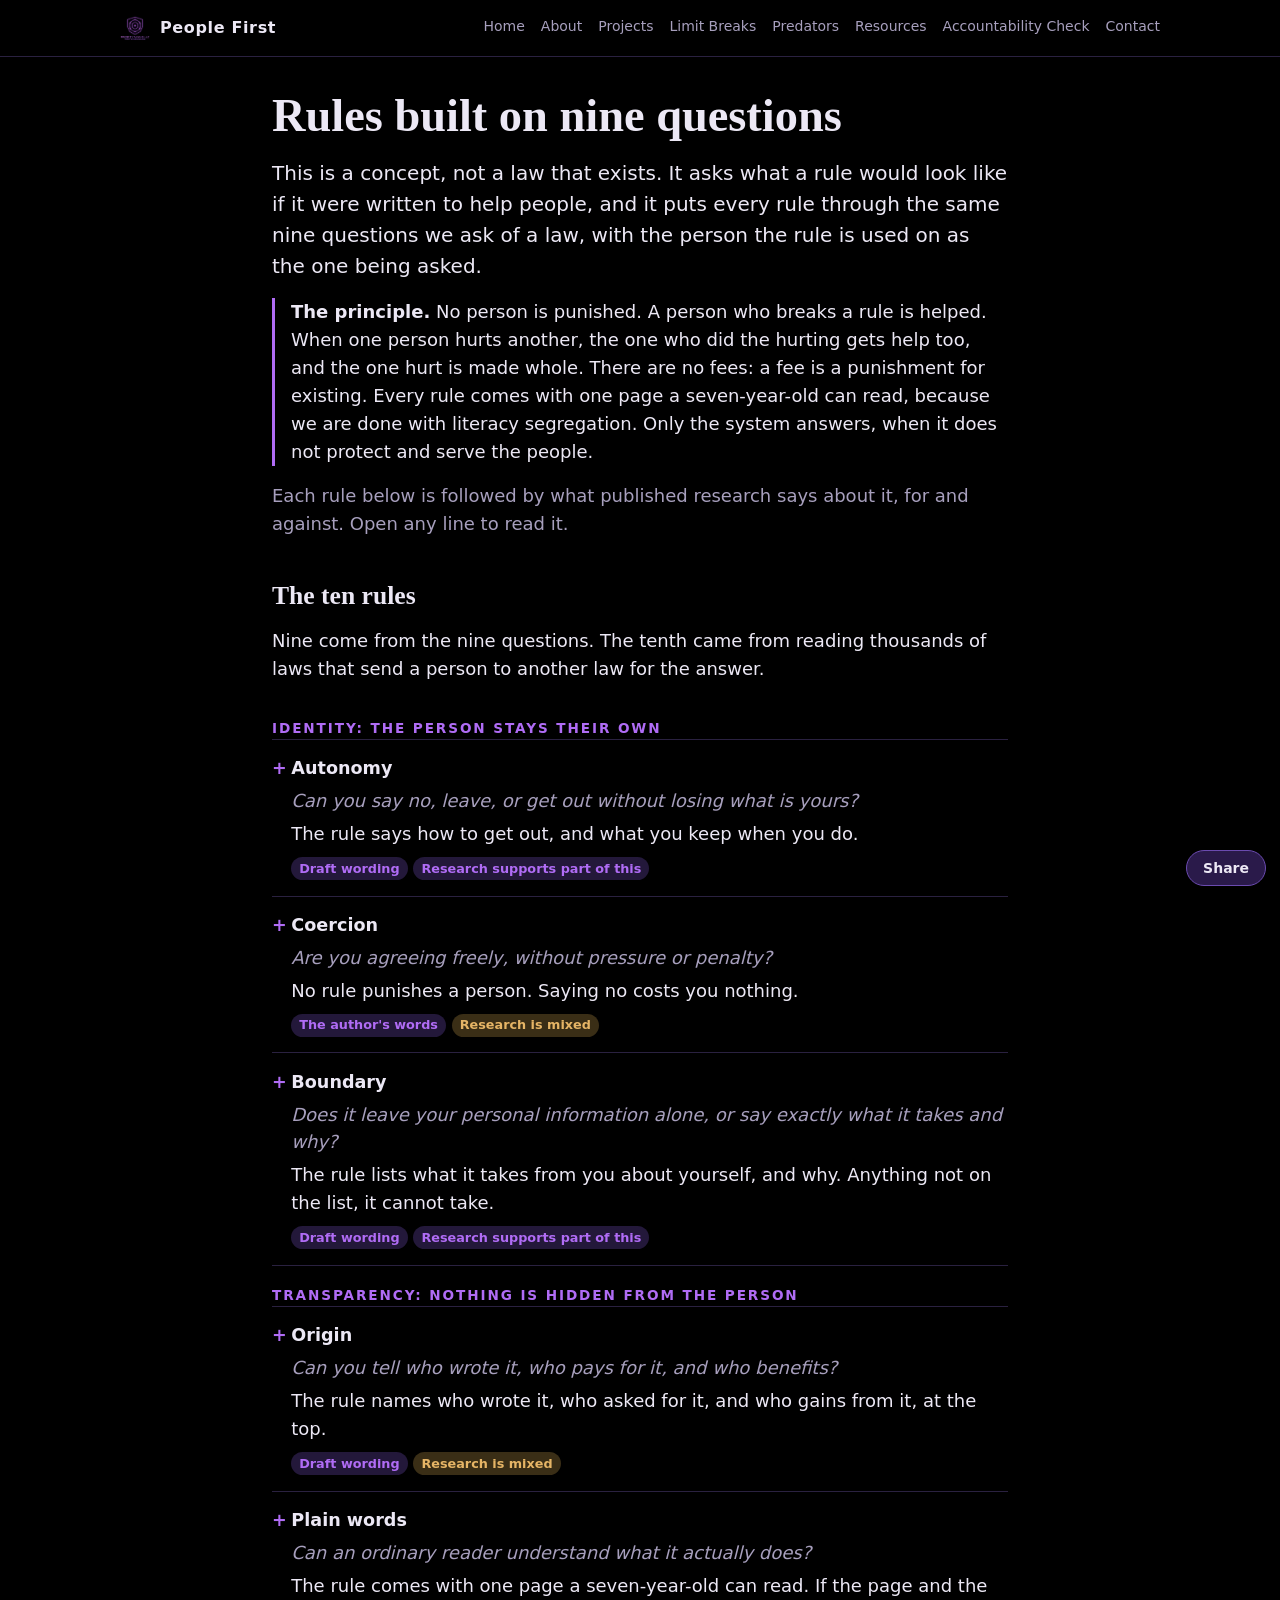
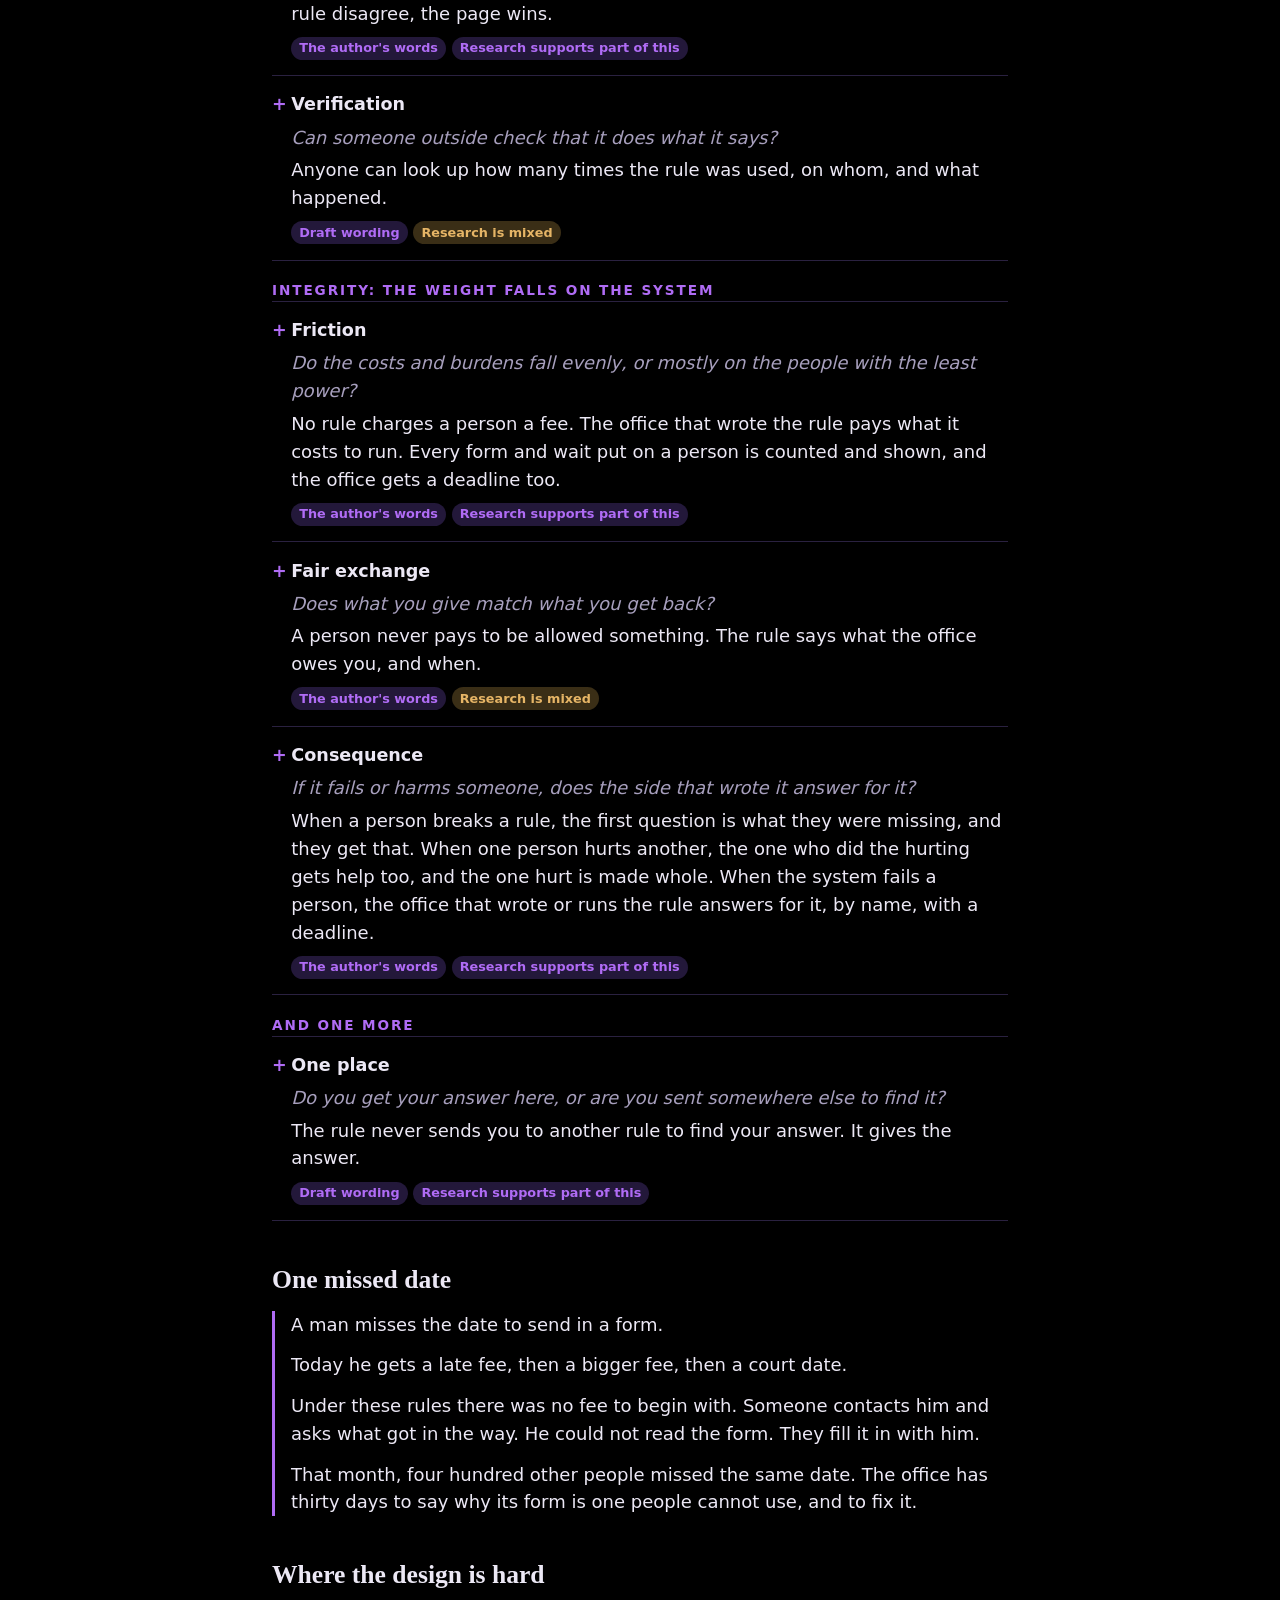
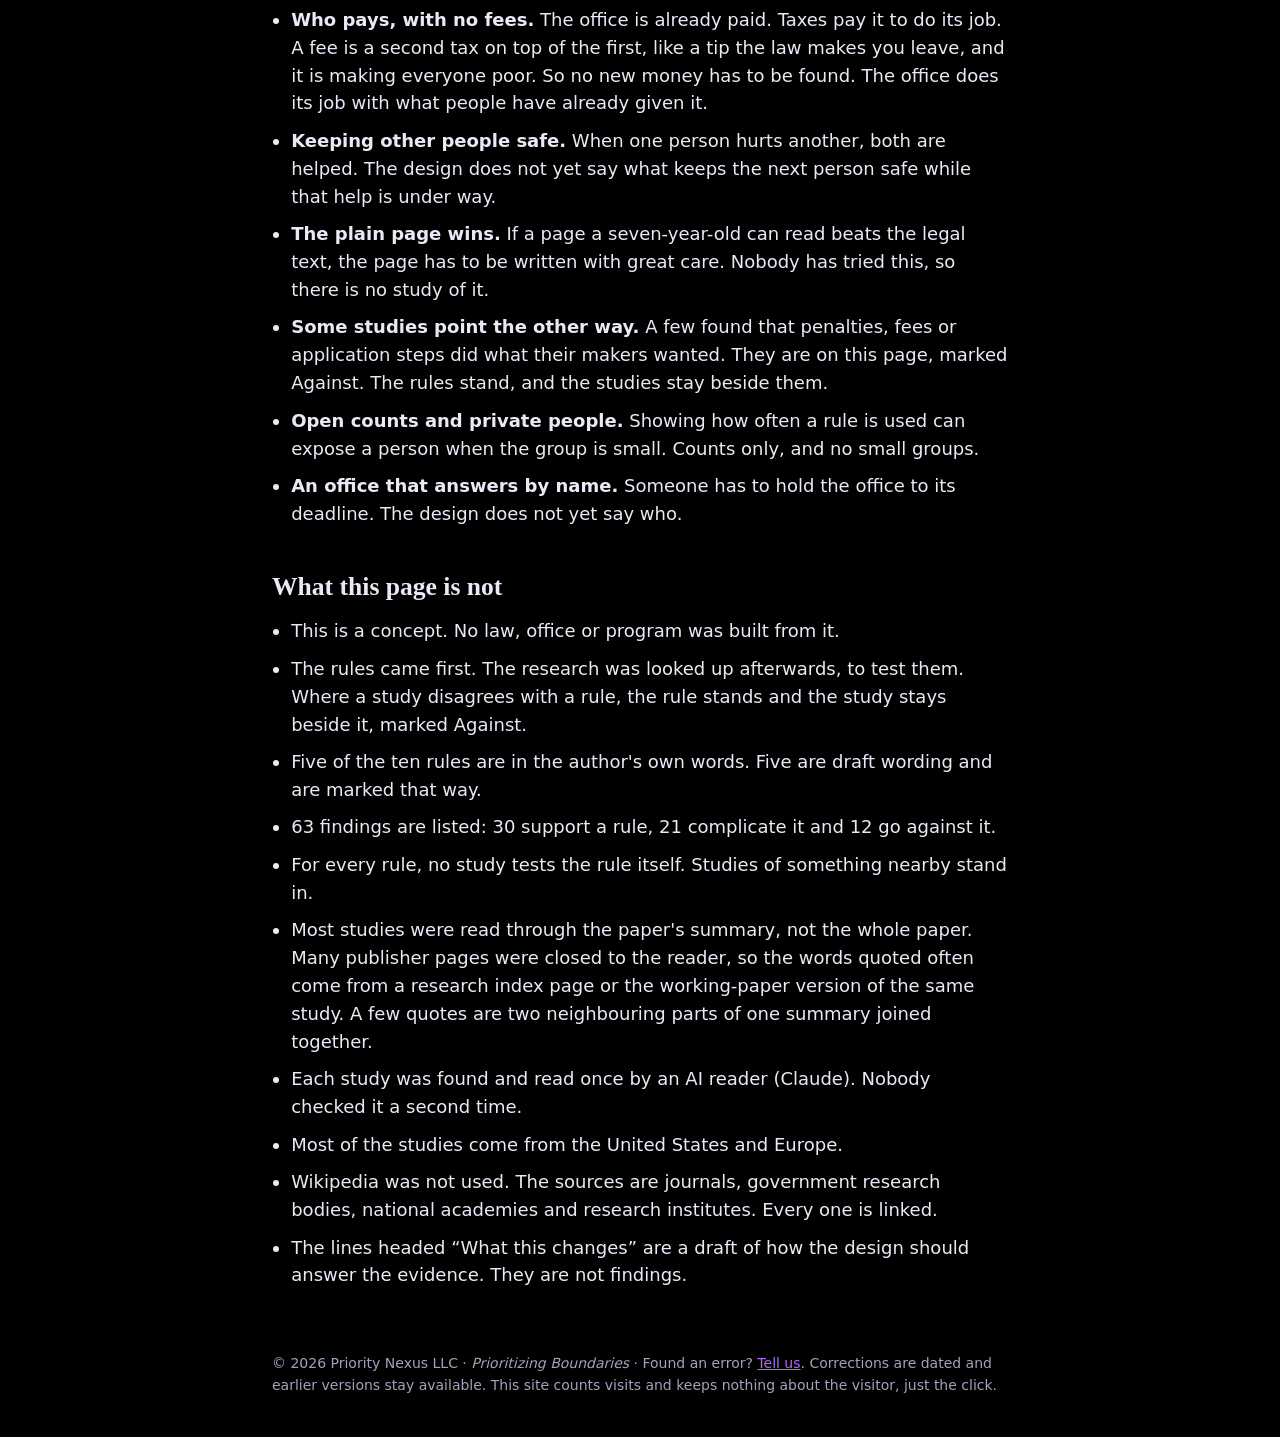
<file: rules/index.html>
<!doctype html>
<html lang="en">
<head>
<meta charset="utf-8">
<meta name="viewport" content="width=device-width, initial-scale=1">
<meta name="description" content="A concept for rules written to help people: no punishment, no fees, one page a seven-year-old can read, and the published research for and against each rule.">
<meta property="og:title" content="Rules Built on Nine Questions - People First">
<meta property="og:description" content="A concept for rules written to help people: no punishment, no fees, one page a seven-year-old can read, and the published research for and against each rule.">
<meta property="og:image" content="https://prioritynexusllc.org/pn-logo.png">
<title>Rules Built on Nine Questions - People First</title>
<link rel="icon" href="/pn-logo.png">
</head>
<body style="margin:0">
<meta name='claude:viewport-fit-sides' content='cover'>
<style>
/* Layout: one reading column. The rule in plain words first; the research, for and against, inside drop-downs. */
:root {
  --bg: #000000; --panel: #110e1a; --fg: #ece8f5; --muted: #a79fbd; --line: #2a2140;
  --accent: #b06cf5; --accent-soft: #23183a; --warn: #e6b566; --warn-soft: #3a2e16; --bad: #f08a8a; --bad-soft: #3a1a1e; --good: #8fd6a4; --good-soft: #143022;
  --head: Charter, "Iowan Old Style", "Palatino Linotype", Georgia, serif;
  --body: system-ui, -apple-system, "Segoe UI", Roboto, Helvetica, Arial, sans-serif;
  color-scheme: dark;
}
body { background: var(--bg); color: var(--fg); font-family: var(--body); font-size: 18px; line-height: 1.55; }
.wrap { max-width: 46rem; margin: 0 auto; padding-block: 2rem 4rem;
  padding-left: max(16px, env(safe-area-inset-left, 0px)); padding-right: max(16px, env(safe-area-inset-right, 0px));
  display: flex; flex-direction: column; gap: 2.75rem; }
h1, h2 { font-family: var(--head); text-wrap: balance; margin: 0; line-height: 1.15; }
h1 { font-size: clamp(2rem, 6vw, 2.9rem); }
h2 { font-size: 1.6rem; }
h3 { margin: 1.2rem 0 0; font-size: 0.85rem; letter-spacing: 0.14em; text-transform: uppercase; color: var(--accent); font-weight: 650; }
p { margin: 0; }
section, header { display: flex; flex-direction: column; gap: 1rem; }
.lead { font-size: 1.25rem; }
.muted { color: var(--muted); }
.small { font-size: 0.9rem; }
a { color: var(--accent); overflow-wrap: anywhere; }
:focus-visible { outline: 3px solid var(--accent); outline-offset: 2px; border-radius: 4px; }
.goals { display: grid; grid-template-columns: repeat(4, minmax(0, 1fr)); gap: 0.75rem; }
.goals div { border-top: 3px solid var(--accent); padding-top: 0.5rem; font-family: var(--head); font-size: 1.15rem; }
@media (max-width: 34rem) { .goals { grid-template-columns: 1fr 1fr; } }
details { min-width: 0; }
summary { cursor: pointer; }
.list { display: flex; flex-direction: column; border-top: 1px solid var(--line); }
.item { border-bottom: 1px solid var(--line); }
.item > summary { list-style: none; padding: 0.95rem 0; display: grid; grid-template-columns: minmax(0, 1fr); gap: 0.3rem; }
.item > summary::-webkit-details-marker { display: none; }
.item > summary .name { font-weight: 650; font-size: 1.1rem; }
.item > summary .name::before { content: "+"; display: inline-block; width: 1.1em; color: var(--accent); font-weight: 700; }
.item[open] > summary .name::before { content: "\2212"; }
.item > summary .q { padding-left: 1.2rem; color: var(--muted); font-style: italic; }
.item > summary .rule { padding-left: 1.2rem; }
.item > summary .v { padding-left: 1.2rem; }
.body { padding: 0.25rem 0 1.25rem 1.2rem; display: flex; flex-direction: column; gap: 1rem; }
.label { font-size: 0.8rem; letter-spacing: 0.06em; text-transform: uppercase; color: var(--muted); font-weight: 650; }
.find { display: flex; flex-direction: column; gap: 0.35rem; }
.more { border: 1px solid var(--line); border-radius: 8px; background: var(--panel); }
.more > summary { padding: 0.5rem 0.75rem; font-size: 0.95rem; color: var(--accent); font-weight: 600; }
.more > .in { padding: 0.25rem 0.75rem 0.85rem; display: flex; flex-direction: column; gap: 0.6rem; font-size: 0.95rem; }
.kv { display: grid; grid-template-columns: 9.5rem minmax(0, 1fr); gap: 0.35rem 0.75rem; margin: 0; }
.kv dt { color: var(--muted); }
.kv dd { margin: 0; overflow-wrap: anywhere; }
@media (max-width: 34rem) { .kv { grid-template-columns: 1fr; gap: 0.1rem; } .kv dd { margin-bottom: 0.5rem; } }
.tag { display: inline-block; font-size: 0.8rem; font-weight: 650; padding: 0.1rem 0.5rem; border-radius: 999px; background: var(--accent-soft); color: var(--accent); white-space: nowrap; }
.tag.good { background: var(--good-soft); color: var(--good); }
.tag.warn { background: var(--warn-soft); color: var(--warn); }
.tag.bad { background: var(--bad-soft); color: var(--bad); }
.story { border-left: 3px solid var(--accent); padding-left: 1rem; display: flex; flex-direction: column; gap: 0.8rem; }
.plainlist { margin: 0; padding-left: 1.2rem; display: flex; flex-direction: column; gap: 0.6rem; }
</style>
<style>
nav.pn { position: sticky; top: 0; z-index: 5; background: rgba(0, 0, 0, .88); backdrop-filter: blur(8px); border-bottom: 1px solid var(--line); font-size: 16px; }
nav.pn .in { max-width: 1040px; margin: 0 auto; padding: 0 16px; display: flex; align-items: center; gap: 18px; height: 56px; overflow-x: auto; }
nav.pn .brand { display: flex; align-items: center; gap: 10px; font-weight: 700; letter-spacing: .04em; white-space: nowrap; color: var(--fg); text-decoration: none; }
nav.pn .brand img { width: 30px; height: 30px; border-radius: 6px; }
nav.pn .links { margin-left: auto; display: flex; gap: 16px; font-size: 14px; white-space: nowrap; }
nav.pn .links a { color: var(--muted); text-decoration: none; padding: 6px 0; border-bottom: 2px solid transparent; }
nav.pn .links a:hover, nav.pn .links a.here { color: var(--fg); } nav.pn .links a.here { border-bottom-color: var(--accent); }
@media (max-width: 640px) { nav.pn .brand span { display: none; } nav.pn .links { gap: 14px; } }
.navbtn { display: none; margin-left: auto; font: inherit; font-size: 14px; font-weight: 600; color: var(--fg); background: rgba(139, 63, 224, .18); border: 1px solid var(--line); border-radius: 8px; padding: 6px 14px; cursor: pointer; }
@media (max-width: 760px) { nav.pn .in { overflow: visible; } nav.pn .brand span { display: inline; } nav.pn .navbtn { display: block; }
  nav.pn .links { display: none; position: absolute; left: 0; right: 0; top: 100%; margin: 0; flex-direction: column; gap: 0; padding: 4px 16px 12px; background: #000; border-bottom: 1px solid var(--line); white-space: normal; }
  nav.pn.open .links { display: flex; } nav.pn .links a { padding: 13px 0; font-size: 16px; border-bottom: 1px solid var(--line); } nav.pn .links a.here { border-bottom-color: var(--line); color: var(--accent); } }
.pnfoot { max-width: 46rem; margin: 0 auto; padding: 0 16px 40px; color: var(--muted); font-size: 14px; }
</style>
<nav class="pn"><div class="in">
  <a class="brand" href="/"><img src="/pn-logo.png" alt=""><span>People First</span></a>
  <button class="navbtn" type="button" aria-expanded="false" aria-controls="navlinks" onclick="var n=this.closest(`nav`);this.setAttribute(`aria-expanded`,n.classList.toggle(`open`))">Menu</button>
  <div class="links" id="navlinks"><a href="/">Home</a><a href="/about/">About</a><a href="/projects/">Projects</a><a href="/when-a-limit-breaks/">Limit&nbsp;Breaks</a><a href="/predators/">Predators</a><a href="/resources/">Resources</a><a href="/accountability-check/">Accountability&nbsp;Check</a><a href="/contact/">Contact</a></div>
</div></nav>


<div class="wrap">
  <header>
    <h1>Rules built on nine questions</h1>
    <p class="lead">This is a concept, not a law that exists. It asks what a rule would look like if it were written to help people, and it puts every rule through the same nine questions we ask of a law, with the person the rule is used on as the one being asked.</p>
    <div class="story"><p><b>The principle.</b> No person is punished. A person who breaks a rule is helped. When one person hurts another, the one who did the hurting gets help too, and the one hurt is made whole. There are no fees: a fee is a punishment for existing. Every rule comes with one page a seven-year-old can read, because we are done with literacy segregation. Only the system answers, when it does not protect and serve the people.</p></div>
    <p class="muted">Each rule below is followed by what published research says about it, for and against. Open any line to read it.</p>
  </header>

  <section>
    <h2>The ten rules</h2>
    <p>Nine come from the nine questions. The tenth came from reading thousands of laws that send a person to another law for the answer.</p>
    <div id="rules"></div>
  </section>

  <section>
    <h2>One missed date</h2>
    <div class="story">
      <p>A man misses the date to send in a form.</p>
      <p>Today he gets a late fee, then a bigger fee, then a court date.</p>
      <p>Under these rules there was no fee to begin with. Someone contacts him and asks what got in the way. He could not read the form. They fill it in with him.</p>
      <p>That month, four hundred other people missed the same date. The office has thirty days to say why its form is one people cannot use, and to fix it.</p>
    </div>
  </section>

  <section>
    <h2>Where the design is hard</h2>
    <ul class="plainlist" id="hard"></ul>
  </section>

  <section>
    <h2>What this page is not</h2>
    <ul class="plainlist" id="limits"></ul>
  </section>
</div>

<script>
const D = {"rules":[{"rule_id":"autonomy","gate":"Autonomy","q":"Can you say no, leave, or get out without losing what is yours?","rule":"The rule says how to get out, and what you keep when you do.","whose":"Draft wording","verdict":"the evidence supports part of the rule","plain":"Studies show that when a program is easy to leave but starts you in by default, most people stay in and benefit, and that cancellation rights cost sellers little. But the same studies show people rarely use exit rights, and a default is not neutral, so how you get out matters. Research on Medicaid shows that people who lose cover through paperwork often end up with no cover and less care. No study tests a rule that has to state, at the top, both how to leave and what you keep.","change":"The way out has to be as easy as the way in. The research shows people rarely use an exit they have to work for, and that people who drop out through paperwork often lose something they needed. So leaving is one step, and nobody is dropped for missing a form.","findings":[{"direction":"supports","claim":"When a firm made 401(k) enrolment automatic but let workers opt out, many more workers took part in the savings plan.","quote":"First, 401(k) participation is significantly higher under automatic enrollment.","citation":"Madrian, B. C., Shea, D. F., The Power of Suggestion: Inertia in 401(k) Participation and Savings Behavior, Quarterly Journal of Economics, 2001","url":"https://ideas.repec.org/a/oup/qjecon/v116y2001i4p1149-1187..html","type":"observational study","who":"Employees of one large U.S. company before and after it switched to automatic enrolment","limits":"It shows that an easy way out with a default in place changes behaviour, but it does not test whether people knew what they would keep when leaving.","read":"abstract"},{"direction":"supports","claim":"A survey of businesses found that the legal right to cancel certain sales within three days cost most of them little or nothing.","quote":"More than four-fifths of the respondents who answered the question reported that the right to cancel had cost them either nothing or very little.","citation":"Sovern, J., Cooling-off periods survey, University of Pittsburgh Law Review, vol. 75, no. 3, 2014","url":"https://lawreview.law.pitt.edu/ojs/lawreview/article/view/337","type":"observational study","who":"Businesses in the United States that must give buyers a three-day right to cancel","limits":"It is a survey of sellers' own reports, not of what buyers lost or kept when they left.","read":"abstract"},{"direction":"complicates","claim":"The same survey found that few buyers actually use a written right to cancel, and they use it more when it is also explained out loud.","quote":"First, the respondents indicated that few consumers rescind their purchases.","citation":"Sovern, J., Cooling-off periods survey, University of Pittsburgh Law Review, vol. 75, no. 3, 2014","url":"https://lawreview.law.pitt.edu/ojs/lawreview/article/view/337","type":"observational study","who":"Businesses in the United States that must give buyers a three-day right to cancel","limits":"It covers door-to-door and similar sales, and seller reports may be inexact, so it only hints that a stated exit may go unused.","read":"abstract"},{"direction":"complicates","claim":"Which starting default is best depends on the theory used, so an easy exit alone does not settle whether people are better off.","quote":"Depending on which theory and welfare perspective one adopts, virtually any default contribution rate may be optimal.","citation":"Bernheim, B. D., Fradkin, A., Popov, I., The Welfare Economics of Default Options in 401(k) Plans, American Economic Review, 2015 (NBER Working Paper 17587)","url":"https://nber.org/papers/w17587","type":"modelling study","who":"Savers in 401(k) retirement plans in the United States, studied with economic models","limits":"It is a model of retirement saving and does not test exit from benefits or contracts.","read":"abstract"},{"direction":"against","claim":"In four Southern states, about one in eight people on Medicaid left the program during the 2023 checks, and about half of those who left became uninsured.","quote":"Roughly half of those in the sample who lost Medicaid coverage became uninsured.","citation":"McIntyre, A., Sommers, B. D., et al., Coverage and Access Changes During Medicaid Unwinding, JAMA Health Forum, 2024","url":"https://jamanetwork.com/journals/jama-health-forum/fullarticle/10.1001/jamahealthforum.2024.2193","type":"observational study","who":"Low-income households in Arkansas, Kentucky, Louisiana and Texas, surveyed in late 2023","limits":"Most losses were set off by paperwork, not by people choosing to leave, and the authors could not tell directly whether those who left were still eligible.","read":"full text"},{"direction":"complicates","claim":"When many people were dropped from Medicaid after the pandemic rules ended, their use of prescription medicines fell.","quote":"Expansion and unwinding of Medicaid coverage had measurable impacts on patient access to prescription medications.","citation":"Rome, B. N., Han, J., McIntyre, A., Kesselheim, A. S., Sommers, B. D., Changes in Medication Use During Medicaid Continuous Enrollment and Unwinding, JAMA Health Forum, 2026","url":"https://jamanetwork.com/journals/jama-health-forum/fullarticle/2843337","type":"observational study","who":"State Medicaid enrolment and prescription data across the United States","limits":"It looks at losing cover through administrative checks, not at people who chose to leave knowing what they would keep.","read":"summary page"}]},{"rule_id":"coercion","gate":"Coercion","q":"Are you agreeing freely, without pressure or penalty?","rule":"No rule punishes a person. Saying no costs you nothing.","whose":"The author's words","verdict":"the evidence is mixed","plain":"Studies of work rules attached to benefits in the United States find many people lose their benefit and employment does not rise, and a large British project found sanctions led to hardship without moving people into work. Research on prison severity finds it deters little, though the chance of being caught does matter. But a Dutch study found benefit sanctions raised re-employment, and a Swiss study found they lowered the quality of the jobs people took. No study tests a world where no rule punishes anyone and refusing costs nothing.","change":"The rule stands: no punishment. Two studies found that benefit penalties moved people into work faster. They are listed here and marked Against. The design answers them with help, not with a penalty.","findings":[{"direction":"supports","claim":"Food stamp work requirements pushed many people off the program but did not raise employment.","quote":"We find no effects on employment, and suggestive evidence of increased earnings in some specifications.","citation":"Gray, C., Leive, A., Prager, E., Pukelis, K. B., Zaki, M., Employed in a SNAP? The Impact of Work Requirements on Program Participation and Labor Supply, NBER Working Paper 28877, 2021 (later in American Economic Journal: Economic Policy, 2023)","url":"https://nber.org/papers/w28877","type":"quasi-experiment","who":"Adults on food stamps (SNAP) in one U.S. state, compared either side of an age cut-off","limits":"It is one state and one program, and it measures loss of a benefit more than punishment of a person.","read":"abstract"},{"direction":"supports","claim":"Work requirements on parents in the food stamp program led to far fewer parents getting help, without more work, mainly because of paperwork burdens.","quote":"Parents do not increase their work, but are much less likely to receive SNAP, undermining SNAP's ability to reach the neediest households.","citation":"Cook, J. B., East, C. N., The Disenrollment and Labor Supply Effects of SNAP Work Requirements, NBER Working Paper 32441","url":"https://www.nber.org/papers/w32441","type":"quasi-experiment","who":"Parents receiving SNAP in the United States, using linked administrative records","limits":"It is a working paper about one program and parents only, so it does not cover other kinds of penalty.","read":"abstract"},{"direction":"supports","claim":"A large British project found that benefit sanctions did not help people into work and had bad effects on their lives.","quote":"The profoundly negative personal, financial, health and behavioural outcomes triggered by benefit sanctions.","citation":"Welfare Conditionality project, University of York (Dwyer and colleagues), 2013 to 2018, project impact summary","url":"https://www.york.ac.uk/research/impact/welfare-conditionality-project/","type":"project summary","who":"People on benefits in the United Kingdom followed over several years","limits":"It is mostly interviews with sanctioned people, in the UK, and was summarised from the project page rather than the full report.","read":"summary page"},{"direction":"supports","claim":"A United States government research brief says that how harsh a punishment is does little to stop crime.","quote":"the severity of punishment even draconian punishment is an ineffective deterrent to crime.","citation":"National Institute of Justice, Five Things About Deterrence, U.S. Department of Justice","url":"https://nij.ojp.gov/library/publications/five-things-about-deterrence","type":"government report","who":"A review of research on criminal punishment in the United States","limits":"It is about crime and prison, not about rules in benefits, licences or everyday regulation.","read":"summary page"},{"direction":"complicates","claim":"A National Academies panel found longer prison terms add little deterrence, and that being caught is what puts people off.","quote":"The incremental deterrent effect of increases in lengthy prison sentences is modest at best.","citation":"National Research Council, The Growth of Incarceration in the United States: Exploring Causes and Consequences, National Academies Press, 2014","url":"https://www.nationalacademies.org/read/18613/chapter/15","type":"review","who":"Research on prison sentences in the United States","limits":"It says certainty of being caught still deters, so it supports penalties that are likely but not harsh, which is not the same as having no penalty.","read":"full text"},{"direction":"complicates","claim":"In Switzerland, benefit sanctions were found to lower the quality of the jobs people later took, including pay and how long the jobs lasted.","quote":"Actual benefit reductions lower the quality of post-unemployment jobs both in terms of job duration","citation":"Arni, P., Lalive, R., van Ours, J. C., How Effective are Unemployment Benefit Sanctions? Looking Beyond Unemployment Exit, CentER Discussion Paper 2009-80 (published in Journal of Applied Econometrics, 2013)","url":"https://research.tilburguniversity.edu/en/publications/how-effective-are-unemployment-benefit-sanctions-looking-beyond-u/","type":"observational study","who":"Unemployed workers in Switzerland, from register data","limits":"The same paper reports that sanctions and warnings also raised job-finding, so the picture is mixed.","read":"abstract"},{"direction":"against","claim":"In the Netherlands, benefit sanctions were found to raise the rate at which unemployed people found jobs.","quote":"After correction for selectivity in the imposition of sanctions, we find that sanctions substantially raise individual re-employment rates.","citation":"Abbring, J., van den Berg, G., van Ours, J. C., The Effect of Unemployment Insurance Sanctions on the Transition Rate from Unemployment to Employment, Economic Journal, 2005","url":"https://econpapers.repec.org/RePEc:ecj:econjl:v:115:y:2005:i:505:p:602-630","type":"observational study","who":"People who began collecting unemployment insurance in the Netherlands in 1992","limits":"It covers unemployment insurance in one country in 1992 and does not measure harm to the people sanctioned or the quality of jobs found.","read":"abstract"}]},{"rule_id":"boundary","gate":"Boundary","q":"Does it leave your personal information alone, or say exactly what it takes and why?","rule":"The rule lists what it takes from you about yourself, and why. Anything not on the list, it cannot take.","whose":"Draft wording","verdict":"the evidence supports part of the rule","plain":"Several studies show that paperwork and proof demands cause eligible people, often the neediest, to drop out of benefit programs, which backs the idea of asking for as little as possible. Other studies find that stricter identity checks cut corruption and that collecting data to target benefits can raise the good a program does, though sometimes at a cost to honest recipients. No study tests a rule that lists every item it takes and bars anything else.","change":"Ask for as little as possible. Studies of identity checks found they cut theft from programs, so the design keeps one check that a person is who they say they are, and the rule must list it.","findings":[{"direction":"supports","claim":"When Social Security offices that help people apply were closed, the number of people receiving disability benefits fell, most among people with serious conditions and little schooling.","quote":"Closings lead to a persistent 16 percent decline in the number of disability recipients in surrounding areas, with the largest effects for applicants with moderately severe conditions and low education levels.","citation":"Deshpande, M., Li, Y., Who Is Screened Out? Application Costs and the Targeting of Disability Programs, American Economic Journal: Economic Policy, 2019","url":"https://www.aeaweb.org/doi/10.1257/pol.20180076","type":"natural experiment","who":"Areas in the United States around Social Security Administration field offices that closed","limits":"It measures the cost of applying in general, mostly crowding at neighbouring offices, not the cost of being asked for personal information in particular.","read":"abstract"},{"direction":"supports","claim":"In a food benefit program, people who failed to prove they still qualified because of interview timing were just as needy as those who succeeded, so the proof step screened out the wrong people.","quote":"The marginal disenrolled case is as needy as the average participant, suggesting inefficient screening from late interviews.","citation":"Homonoff, T., Somerville, J., Program Recertification Costs: Evidence from SNAP, American Economic Journal: Economic Policy, 2021","url":"https://www.aeaweb.org/doi/10.1257/pol.20190272","type":"natural experiment","who":"About 40,000 food assistance (SNAP) cases in one California county","limits":"It is about the timing of a re-checking interview in one county, not about which personal facts a rule may ask for.","read":"abstract"},{"direction":"supports","claim":"A review of research on U.S. and U.K. benefit programs found that more people enrol when enrolment is automatic and fewer when there are administrative barriers.","quote":"take up is enhanced by automatic or default enrollment and lowered by administrative barriers","citation":"Currie, J., The Take Up of Social Benefits, NBER Working Paper 10488, 2004","url":"https://www.nber.org/papers/w10488","type":"review","who":"Published studies of social programs in the United States and United Kingdom","limits":"It is a 2004 review of other studies, and its own abstract says removing single barriers does not always have much effect.","read":"abstract"},{"direction":"complicates","claim":"Help with applying for food benefits raised sign-up, but the extra people who joined were less needy than those who would have signed up anyway.","quote":"The individuals who apply or enroll in response to either intervention receive lower benefits and are less sick than the average enrollee in the control group.","citation":"Finkelstein, A., Notowidigdo, M., Take-up and Targeting: Experimental Evidence from SNAP, Quarterly Journal of Economics, 2019","url":"https://www.nber.org/papers/w24652","type":"randomised trial","who":"About 30,000 older people in the United States likely eligible for food benefits but not enrolled","limits":"It tests help and information, not limits on what an office may ask, and it suggests easing sign-up does not by itself reach the neediest.","read":"abstract"},{"direction":"against","claim":"Requiring fingerprint identity checks in India's food ration system cut corruption, though many honest recipients lost benefits during the change.","quote":"Corruption fell but with substantial costs to legitimate beneficiaries, 1.5-2 million of whom lost access to benefits at some point during the reforms.","citation":"Muralidharan, K., Niehaus, P., Sukhtankar, S., Identity Verification Standards in Welfare Programs: Experimental Evidence from India, NBER Working Paper 26744, 2020 (later in Review of Economics and Statistics, 2025)","url":"https://www.nber.org/papers/w26744","type":"randomised trial","who":"Recipients of India's public food distribution system in one state","limits":"It was one country and one program; the authors say the harm came mainly from how the change was managed, and it does not test a rule that fixes a list of what may be taken.","read":"abstract"},{"direction":"against","claim":"Using household information to aim cash transfers at poorer families could give much greater benefit than paying everyone the same, even though the targeting is imperfect.","quote":"targeted transfers may result in substantially higher welfare gains than universal programs.","citation":"Hanna, R., Olken, B., Universal Basic Incomes versus Targeted Transfers: Anti-Poverty Programs in Developing Countries, Journal of Economic Perspectives, 2018 (NBER Working Paper 24939)","url":"https://www.nber.org/papers/w24939","type":"modelling study","who":"Households in Indonesia and Peru, using data from national transfer programs","limits":"It compares targeting with universal payments in two developing countries and does not ask how much personal data targeting needs.","read":"abstract"},{"direction":"complicates","claim":"After Europe's data protection law took effect, tracked website views and revenue fell by about 12 percent, so limiting the use of personal data had a measurable cost to firms.","quote":"We find a reduction of 12 percent in both EU user website page views and website revenue recorded by the platform after the GDPR's enforcement deadline.","citation":"Goldberg, S., Johnson, G., Shriver, S., Regulating Privacy Online: An Economic Evaluation of the GDPR, American Economic Journal: Economic Policy, 2024","url":"https://econpapers.repec.org/RePEc:aea:aejpol:v:16:y:2024:i:1:p:325-58","type":"observational study","who":"1,084 online firms, using website analytics data","limits":"It studies commercial websites, not government forms or benefit programs, and the authors separate real losses from changes in how data was recorded.","read":"abstract"}]},{"rule_id":"origin","gate":"Origin","q":"Can you tell who wrote it, who pays for it, and who benefits?","rule":"The rule names who wrote it, who asked for it, and who gains from it, at the top.","whose":"Draft wording","verdict":"the evidence is mixed","plain":"Studies show that business-written model bills are widely copied into state law, and one experiment found that learning who paid for an attack ad changed how voters judged it. But experiments on conflict-of-interest disclosure find it can backfire, and nothing found tests a notice at the top of a law that names who wrote it and who gains. Whether such a notice changes trust or lawmaking is untested.","change":"Naming who wrote a rule is kept. The research warns that a notice alone can make a reader trust more than they should, so the notice is not enough by itself: the record of who asked for the rule is open too.","findings":[{"direction":"supports","claim":"Lawmakers with few resources lean on bills drafted by business groups, so bills often carry a hidden author that a notice at the top would reveal.","quote":"lawmakers are likely to rely on businesses' proposals when they lack the time and resources to develop legislation","citation":"Hertel-Fernandez, A., Who Passes Business's Model Bills? Policy Capacity and Corporate Influence in U.S. State Politics, Perspectives on Politics, 2014","url":"https://www.cambridge.org/core/journals/perspectives-on-politics/article/who-passes-businesss-model-bills-policy-capacity-and-corporate-influence-in-us-state-politics/38D2641B307637657B8DD1266FB87965","type":"observational study","who":"Model bills of one business policy group and their use in U.S. state legislatures","limits":"It shows who drafts and where it happens, not whether naming the author would change anything.","read":"abstract"},{"direction":"supports","claim":"In an experiment, people shown who funded an ad from an unknown group discounted its attack on a candidate.","quote":"participants were more supportive of the attacked candidate after viewing information disclosing donors, suggesting that voters may discount a group-sponsored ad when they have more information about the financial interests behind the message.","citation":"Dowling, C., Wichowsky, A., Does It Matter Who's Behind the Curtain? Anonymity in Political Advertising and the Effects of Campaign Finance Disclosure, American Politics Research, 2013","url":"https://isps.yale.edu/research/publications/isps13-016","type":"survey experiment","who":"Participants in an online experiment viewing a political attack ad","limits":"It concerns election ads, not laws or regulations, and the authors say the effect depends on how the information is presented.","read":"abstract"},{"direction":"complicates","claim":"Across 12 policies in 50 states, legislatures with less staff copied more bill text from other states, so naming a source may matter most where capacity is lowest.","quote":"Using cosine similarity scores to measure language copying, we find that less professional legislatures copy more text from previous adopters, and that the likeliest culprit is a lack of funding for staff assistance.","citation":"Jansa, J., Hansen, E., Gray, V., Copy and Paste Lawmaking: Legislative Professionalism and Policy Reinvention in the States, American Politics Research, 2019","url":"https://scholars.luc.edu/en/publications/copy-and-paste-lawmaking-legislative-professionalism-and-policy-r/","type":"observational study","who":"Bill texts for 12 policies across the 50 U.S. states, 1982 to 2014","limits":"It measures copying between states, not who wrote the original or whether disclosure would change what lawmakers do.","read":"abstract"},{"direction":"complicates","claim":"A review of the authors' experiments found that disclosing conflicts of interest has unintended effects, though it also looks at how disclosure could still bring benefits.","quote":"We review evidence from our published and ongoing research that disclosing conflicts of interest has unintended consequences","citation":"Loewenstein, G., Cain, D., Sah, S., The Limits of Transparency: Pitfalls and Potential of Disclosing Conflicts of Interest, American Economic Review: Papers and Proceedings, 2011","url":"https://econpapers.repec.org/RePEc:aea:aecrev:v:101:y:2011:i:3:p:423-28","type":"review","who":"Laboratory experiments on advisors and advisees, mostly with students","limits":"The studies are about personal advice-giving, not laws, and a notice at the top of a rule is not the same as an advisor telling a client.","read":"abstract"},{"direction":"against","claim":"In experiments, telling people about an adviser's conflict of interest did not make them discount the advice enough, and could even make the advice more biased.","quote":"disclosure can increase the bias in advice because it leads advisors to feel morally licensed and strategically encouraged to exaggerate their advice even further.","citation":"Cain, D., Loewenstein, G., Moore, D., The Dirt on Coming Clean: Perverse Effects of Disclosing Conflicts of Interest, Journal of Legal Studies, 2005","url":"https://ideas.repec.org/a/ucp/jlstud/v34y2005p1-25.html","type":"laboratory experiment","who":"Participants playing advisor and estimator roles in laboratory tasks","limits":"It is a lab game about individual advice, not about readers of a law, and it does not test who-wrote-it notices on legislation.","read":"abstract"}]},{"rule_id":"plain_words","gate":"Plain words","q":"Can an ordinary reader understand what it actually does?","rule":"The rule comes with one page a seven-year-old can read. If the page and the rule disagree, the page wins.","whose":"The author's words","verdict":"the evidence supports part of the rule","plain":"Field trials show that simpler letters and notices can lead more people to claim what they are owed, and many U.S. adults read at a low level. But one school-lunch trial found only a small gain, and a large set of government letter trials found formal wording worked better than informal wording. No study tests the rule's exact promise that a page a seven-year-old can read overrides the legal text, or what is lost in legal precision when it does.","change":"The rule stands: one page a seven-year-old can read, and the page wins. Trials show simpler notices bring more people to what they are owed. No study tests a plain page that overrides the legal text. That part is new.","findings":[{"direction":"supports","claim":"Mailing eligible people a simpler notice that made the benefit stand out led many more of them to claim a tax credit.","quote":"the mere receipt of the mailing, simplification, and the heightened salience of benefits led to substantial additional claiming","citation":"Bhargava, S., Manoli, D., Psychological Frictions and the Incomplete Take-Up of Social Benefits: Evidence from an IRS Field Experiment, American Economic Review, 2015","url":"https://ideas.repec.org/a/aea/aecrev/v105y2015i11p3489-3529.html","type":"randomised trial","who":"About 35,000 U.S. tax filers who had not claimed the Earned Income Tax Credit, sent letters that differed in wording","limits":"Simple wording was tested together with other changes (such as stressing the benefit), and it was a tax-credit letter, not a rule that overrides a legal text.","read":"abstract"},{"direction":"supports","claim":"About one in four U.S. adults can read only at the lowest levels, and that share has grown, which is the reason a page for a child-level reader matters.","quote":"in literacy this percentage increased from 19 to 28 percent.","citation":"National Center for Education Statistics, Highlights of the 2023 U.S. PIAAC Results (NCES 2024-202), 2024","url":"https://nces.ed.gov/surveys/piaac/2023/national_results.asp","type":"government report","who":"A national sample of U.S. adults in the OECD adult skills survey (PIAAC), 2017 compared with 2023; the figure is the share at Level 1 or below in literacy","limits":"It measures reading skill, not whether a seven-year-old level page is needed or works, and Level 1 or below is not the same as a seven-year-old's reading.","read":"summary page"},{"direction":"supports","claim":"Lawyers did not need convoluted legal writing: they rated plain-language contracts as just as enforceable, so plain wording does not seem to cost legal force in those tests.","quote":"lawyers who write in a convoluted manner do so as a matter of convenience and tradition","citation":"Martinez, E., Mollica, F., Gibson, E., Even lawyers do not like legalese, Proceedings of the National Academy of Sciences, 2023","url":"https://doi.org/10.1073/pnas.2302672120","type":"randomised experiment","who":"Lawyers and non-lawyers asked to read, recall and rate contract text written in complex and plain versions","limits":"It tested private contract clauses and lawyers' opinions of enforceability, not statutes, and not what a court would do when a plain page and the full text disagree.","read":"abstract"},{"direction":"complicates","claim":"A simpler, redesigned school-lunch letter raised the share of families who replied, but only by a small and uncertain amount.","quote":"we estimate that the new letters increased response by 2.1%","citation":"U.S. General Services Administration, Office of Evaluation Sciences, Decreasing non-responses to NSLP income verification requests, 2016","url":"https://oes.gsa.gov/projects/nslp-income-verification/","type":"government evaluation","who":"74 school districts that sent revised letters compared with 82 that did not, in the U.S. National School Lunch Program","limits":"The page itself calls the estimate imprecise, and the letter changes went beyond plain words (pictures, a personal message), so the effect of plain wording alone is not shown.","read":"summary page"},{"direction":"against","claim":"In government letter experiments, formal letters got people to act more than informal ones, even though readers understood both about equally well.","quote":"formal government communications are more effective at influencing resident behaviour","citation":"Linos, E., Lasky-Fink, J., Larkin, C., Moore, L., Kirkman, E., The formality effect, Nature Human Behaviour, 2024","url":"https://doi.org/10.1038/s41562-023-01761-z","type":"randomised trial","who":"Three online studies and three field experiments with residents and businesses in U.S. local governments (67,632 people in total)","limits":"The authors say formal is not the same as hard to read, so this does not show that complex wording helps, only that a friendly, informal tone can work less well than a formal one.","read":"abstract"}]},{"rule_id":"verification","gate":"Verification","q":"Can someone outside check that it does what it says?","rule":"Anyone can look up how many times the rule was used, on whom, and what happened.","whose":"Draft wording","verdict":"the evidence is mixed","plain":"Trials in Chile and Bangladesh found that sending performance reports to public offices improved their work, and a large study of police stop records shows what outsiders can learn from open data. Against that, the Bangladesh trial saw bribes rise in some offices, and published data about people can be traced back to them. No study tests the rule as written: a public count of how often a rule was used, on whom, and what happened, and then what that does to the people it is used on.","change":"Counts are published, never names, and never a group small enough to pick out a person. One trial saw bribes rise in some offices after scores were sent, so the counts are open to everyone, not only sent to the office.","findings":[{"direction":"supports","claim":"Monthly reports on how fast land offices processed applications made the offices faster, mostly the ones that had been slow.","quote":"The intervention improved application processing time","citation":"Mattsson, M., The Effect of Bureaucrat Performance Scorecards on Service Delivery and Bribes in Bangladesh, J-PAL evaluation summary (published as Information Systems, Service Delivery, and Corruption, Bangladesh Civil Service)","url":"https://www.povertyactionlab.org/evaluation/effect-bureaucrat-performance-scorecards-service-delivery-and-bribes-bangladesh","type":"randomised trial","who":"311 land offices in Bangladesh, about half randomly sent monthly scorecards on processing delays","limits":"The scorecards went to the officials and their supervisors, not to the public, and they covered speed, not who the rule was used on or what happened to them.","read":"summary page"},{"direction":"supports","claim":"Giving public buyers monthly reports of their own purchasing performance cut wasteful overspending.","quote":"We find that the reports generated sizable reductions in overspending","citation":"Celhay, P., Gertler, P., Olivares, M., Undurraga, R., How Managers Can Use Purchaser Performance Information to Improve Procurement Efficiency, NBER Working Paper 32141, 2024","url":"https://www.nber.org/papers/w32141","type":"randomised trial","who":"Public buyers in Chile's e-procurement system, randomly given monthly performance reports","limits":"The gains depended on managers being able to see individual results and on office culture, and this was about spending, not about enforcement against people.","read":"abstract"},{"direction":"supports","claim":"Records of tens of millions of police stops let outside researchers measure differences by race that the police had not reported themselves.","quote":"We conclude by offering recommendations for improving data collection, analysis, and reporting by law enforcement agencies.","citation":"Pierson, E., Simoiu, C., Overgoor, J., Corbett-Davies, S., Ramachandran, V., Phillips, C., Goel, S., A large-scale analysis of racial disparities in police stops across the United States, arXiv preprint (Stanford), 2017","url":"https://arxiv.org/abs/1706.05678","type":"observational study","who":"More than 60 million state patrol stops in 20 U.S. states, 2011 to 2015","limits":"It is a preprint that shows what open records let people see; it does not test whether publishing the data changed what police do.","read":"abstract"},{"direction":"complicates","claim":"In the same trial, the scorecards raised bribe payments on average, so more openness about speed did not make the offices cleaner.","quote":"The performance scorecards led to an increase in bribe payments on average","citation":"Mattsson, M., The Effect of Bureaucrat Performance Scorecards on Service Delivery and Bribes in Bangladesh, J-PAL evaluation summary","url":"https://www.povertyactionlab.org/evaluation/effect-bureaucrat-performance-scorecards-service-delivery-and-bribes-bangladesh","type":"randomised trial","who":"311 land offices in Bangladesh","limits":"The summary page notes the average rise was not statistically clear and showed up in offices that were already doing well, and it studied one kind of office in one country.","read":"summary page"},{"direction":"complicates","claim":"Showing people outcome data about police traffic stops changed how much they backed those stops, so what is published shapes opinion, not only behaviour.","quote":"public opinion may be shifted if they are provided with information on the outcomes of such stops","citation":"Boehme, H. M., Jung, S., Geary, I. A. Jr., Brown, R. A., Leasure, P., Does the public want the police to stop, stopping?, Journal of Experimental Criminology, 2024","url":"https://link.springer.com/article/10.1007/s11292-024-09625-w","type":"randomised survey experiment","who":"4,740 U.S. survey respondents shown different traffic stop outcome data","limits":"It measures what people say they support after reading data, not whether publishing the data changes police behaviour or trust over time.","read":"abstract"},{"direction":"against","claim":"Publishing records about people can expose them even when names are removed, so counts about small groups carry a privacy risk.","quote":"99.98% of Americans would be correctly re-identified in any dataset using 15 demographic attributes.","citation":"Rocher, L., Hendrickx, J. M., de Montjoye, Y.-A., Estimating the success of re-identifications in incomplete datasets using generative models, Nature Communications, 2019","url":"https://doi.org/10.1038/s41467-019-10933-3","type":"modelling study","who":"Statistical modelling on 210 population datasets, with results stated for the U.S. population","limits":"It concerns datasets with many personal details, while the rule asks only for counts and outcomes, so the risk depends on how finely the counts are split.","read":"abstract"}]},{"rule_id":"friction","gate":"Friction","q":"Do the costs and burdens fall evenly, or mostly on the people with the least power?","rule":"No rule charges a person a fee. The office that wrote the rule pays what it costs to run. Every form and wait put on a person is counted and shown, and the office gets a deadline too.","whose":"The author's words","verdict":"the evidence supports part of the rule","plain":"Studies of office closings, court fees and bed-net prices find that costs and hassle push people away from help and raise little money. Other studies find that an application step or a price can sometimes sort people who need a service from people who do not, and that easing sign-up can bring in less needy people. No study tests a rule that forbids all fees and also counts every form and wait and gives the office a deadline.","change":"The rule stands: no fees. Some studies found a fee or an application step sorts who needs a thing from who does not. They are listed and marked Against. The design does not sort people by what they can pay or how long they can wait.","findings":[{"direction":"supports","claim":"When Social Security offices that help people apply for disability benefits closed, far fewer people ended up receiving benefits nearby, especially people with low education and low earnings.","quote":"The number of disability recipients declines by 13% in surrounding areas","citation":"Deshpande, M., Li, Y., Who Is Screened Out? Application Costs and the Targeting of Disability Programs, NBER Working Paper 23472, 2017 (later published in American Economic Journal: Economic Policy, 2019)","url":"https://www.nber.org/papers/w23472","type":"observational study","who":"Areas of the United States before and after Social Security Administration field offices closed","limits":"It shows that a harder application cuts take-up of one disability program in the United States, not that every form or wait does the same elsewhere.","read":"abstract"},{"direction":"supports","claim":"Wiping out court debt for people convicted of minor crimes did not change whether they were charged with new crimes, while the courts collected very little of what was owed.","quote":"We find that relief from fees does not affect new criminal charges, convictions, or jail bookings after 12 months.","citation":"Pager, D., Goldstein, R., Ho, H., Western, B., Criminalizing Poverty: The Consequences of Court Fees in a Randomized Experiment, American Sociological Review, 87(3), 2022","url":"https://econpapers.repec.org/RePEc:sae:amsocr:v:87:y:2022:i:3:p:529-553","type":"randomised trial","who":"Defendants convicted of misdemeanors in Oklahoma County, Oklahoma, about half randomly given fee relief","limits":"It covers court fines and fees in one county over about a year, not fees for other services or benefits.","read":"abstract"},{"direction":"supports","claim":"In Kenya, charging even a small price for malaria bed nets cut the number of women who took them by about three quarters and did not make the nets better used.","quote":"uptake drops by 75 percent when the price of ITNs increases from zero to $0.75","citation":"Cohen, J., Dupas, P., Free Distribution or Cost-Sharing? Evidence from a Malaria Prevention Experiment, NBER Working Paper 14406, 2008 (later published in the Quarterly Journal of Economics, 2010)","url":"https://www.nber.org/papers/w14406","type":"randomised trial","who":"Women at prenatal clinics in Kenya offered bed nets at randomly set prices","limits":"It tests the price of one health product in one country, not licences, permits or other charges a rule might set.","read":"abstract"},{"direction":"complicates","claim":"Letting elderly people know they might qualify for food assistance, and helping them apply, raised sign-up, but the extra people who joined were less sick and got smaller benefits than those who joined without help.","quote":"The individuals who apply or enroll in response to either intervention receive lower benefits and are less sick than the average enrollee in the control group.","citation":"Finkelstein, A., Notowidigdo, M. J., Take-up and Targeting: Experimental Evidence from SNAP, NBER Working Paper 24652, 2018 (later published in the Quarterly Journal of Economics, 2019)","url":"https://www.nber.org/papers/w24652","type":"randomised trial","who":"About 30,000 elderly people in Pennsylvania likely eligible for SNAP food assistance but not enrolled","limits":"It shows that easing sign-up can bring in people with less need, but it does not show that the hassle itself reaches the needy better.","read":"abstract"},{"direction":"complicates","claim":"A review of studies on health service fees in poorer countries found that use mostly fell when fees were introduced or raised, but the evidence was weak and the authors were unsure of the effects.","quote":"All of the evidence was of very low quality and the studies showed mixed results:","citation":"Lagarde, M., Palmer, N., The impact of user fees on access to health services in low- and middle-income countries, Cochrane Database of Systematic Reviews (CD009094), update 2022","url":"https://www.cochrane.org/evidence/CD009094_impact-user-fees-access-health-services-low-and-middle-income-countries","type":"systematic review","who":"Studies of introducing, raising or removing health service fees in low- and middle-income countries","limits":"It covers health fees in poorer countries and says the studies were weak, so it does not settle what fees do in rich countries or for other services.","read":"summary page"},{"direction":"against","claim":"In Indonesia, making people apply for a cash program, instead of enrolling them automatically, led to a much poorer group of recipients.","quote":"On net, self-targeting villages have a much poorer group of beneficiaries than status quo villages.","citation":"Alatas, V., Banerjee, A., Hanna, R., Olken, B. A., Purnamasari, R., Wai-Poi, M., Ordeal Mechanisms in Targeting: Theory and Evidence from a Field Experiment in Indonesia, NBER Working Paper 19127, 2013 (later published as Self-Targeting in the Journal of Political Economy, 2016)","url":"https://www.nber.org/papers/w19127","type":"randomised trial","who":"About 400 villages in Indonesia, randomly given automatic enrolment or an application requirement for a cash transfer program","limits":"It tests an application step in one country, and the same paper finds that making the step harder does not improve targeting further.","read":"abstract"},{"direction":"against","claim":"In Zambia, people who paid more for a water-treatment product were more likely to be those who would use it, so the price sorted buyers.","quote":"We find that higher prices screen out those who use the product less.","citation":"Ashraf, N., Berry, J., Shapiro, J. M., Can Higher Prices Stimulate Product Use? Evidence from a Field Experiment in Zambia, NBER Working Paper 13247, 2007 (later published in the American Economic Review, 2010)","url":"https://www.nber.org/papers/w13247","type":"randomised trial","who":"About 1,260 households in Lusaka, Zambia, offered a chlorine water treatment at random prices","limits":"It tests the price of one household product, not a fee a government charges to use a right or a service.","read":"abstract"}]},{"rule_id":"fair_exchange","gate":"Fair exchange","q":"Does what you give match what you get back?","rule":"A person never pays to be allowed something. The rule says what the office owes you, and when.","whose":"The author's words","verdict":"the evidence is mixed","plain":"Studies of licensing find that it raises pay for licensed workers and prices for buyers, and two find no clear gain in quality. One teacher study finds that stricter licensing lifted the weakest teachers, and a welfare study finds that buyers get back part of the cost. Agency deadlines and silence-means-yes rules are written into EU law, but we found no study measuring whether they speed up decisions.","change":"The rule stands. No study was found that measures whether a deadline on an office speeds its answers. The design keeps the deadline and says it is untested.","findings":[{"direction":"supports","claim":"A national survey found that about three in ten workers needed a government licence to do their job, and licensing raised pay by about as much as being in a union.","quote":"Our multivariate estimates suggest that licensing has about the same quantitative impact on wages as do unions","citation":"Kleiner, M. M., Krueger, A. B., The Prevalence and Effects of Occupational Licensing, NBER Working Paper 14308, 2008 (later published in the British Journal of Industrial Relations, 2010)","url":"https://www.nber.org/papers/w14308","type":"observational study","who":"A Gallup survey of the United States workforce in 2006","limits":"It shows who is licensed and how pay differs, not how much of the cost is fees paid to the office rather than training and exams.","read":"abstract"},{"direction":"supports","claim":"On a home-services website, stricter state licensing went with higher prices and less competition but no better customer ratings, and shoppers paid little attention to whether a worker was licensed.","quote":"Our results show that more stringent licensing regulations are associated with less competition and higher prices","citation":"Farronato, C., Fradkin, A., Larsen, B., Brynjolfsson, E., Consumer Protection in an Online World: An Analysis of Occupational Licensing, NBER Working Paper 26601, 2020 (later published in American Economic Journal: Applied Economics, 2024)","url":"https://www.nber.org/papers/w26601","type":"observational study","who":"Home-improvement professionals and customers on one large United States online platform","limits":"It covers home-improvement trades on one website and measures customer reviews, so it cannot speak to risks such as safety that reviews miss.","read":"abstract"},{"direction":"supports","claim":"Across many countries, heavier rules on starting a business went with more corruption and bigger unofficial economies but not with better goods.","quote":"Countries with heavier regulation of entry have higher corruption and larger unofficial economies","citation":"Djankov, S., La Porta, R., Lopez-de-Silanes, F., Shleifer, A., The Regulation of Entry, NBER Working Paper 7892, 2000 (later published in the Quarterly Journal of Economics, 2002)","url":"https://www.nber.org/papers/w7892","type":"observational study","who":"Rules for starting a new business in 85 countries","limits":"It compares countries on the number of steps, time and cost of opening a business, not licences for individual workers, and it shows a link rather than a cause.","read":"abstract"},{"direction":"complicates","claim":"A study of licensing across United States states found it raises pay but cuts jobs, with a net loss for society, though buyers are willing to pay more for licensed work and win back much of the higher price.","quote":"Higher willingness to pay offsets 80 percent of higher prices for consumers","citation":"Kleiner, M. M., Soltas, E. J., A Welfare Analysis of Occupational Licensing in U.S. States, NBER Working Paper 26383, 2019 (later published in the Review of Economic Studies, 2023)","url":"https://www.nber.org/papers/w26383","type":"observational study","who":"Occupations licensed differently in different United States states","limits":"It treats licensing as a whole and does not separate the fee paid to the office from exams, training hours and other requirements.","read":"abstract"},{"direction":"against","claim":"When states made teacher licensing stricter, the weakest teachers in secondary schools improved, without a significant drop in quality in high-poverty or high-minority districts.","quote":"stricter licensing requirements, especially those emphasizing academic coursework, increase the left tail of the quality distribution for secondary school teachers","citation":"Larsen, B., Ju, Z., Kapor, A., Yu, C., The Effect of Occupational Licensing Stringency on the Teacher Quality Distribution, NBER Working Paper 28158, 2020","url":"https://www.nber.org/papers/w28158","type":"observational study","who":"Public school teachers across United States states that changed licensing rules in the 1990s and 2000s","limits":"It covers one profession and the benefit comes from the training and exam requirements, which are different from a fee paid to be allowed.","read":"abstract"},{"direction":"complicates","claim":"The EU rule that an application not decided on time counts as approved has been applied with exceptions where the public interest or other people's interests are at stake.","quote":"Overriding reasons relating to the public interest","citation":"de Graaf, K. J., Hoogstra, N. G., Silence is Golden? Tacit authorizations in the Netherlands, Germany and France, Review of European Administrative Law, 6(2), 2013","url":"https://research.rug.nl/en/publications/55469fa9-8400-48eb-b09d-a6dbe8104fa2","type":"legal scholarship","who":"How three EU countries wrote the Services Directive's silence-means-yes rule into their law","limits":"It describes the law in three countries and does not measure whether the rule made offices faster or people better off.","read":"abstract"}]},{"rule_id":"consequence","gate":"Consequence","q":"If it fails or harms someone, does the side that wrote it answer for it?","rule":"When a person breaks a rule, the first question is what they were missing, and they get that. When one person hurts another, the one who did the hurting gets help too, and the one hurt is made whole. When the system fails a person, the office that wrote or runs the rule answers for it, by name, with a deadline.","whose":"The author's words","verdict":"the evidence supports part of the rule","plain":"Trials and large studies find that face-to-face restorative meetings, treatment courts and diversion away from conviction lower repeat offending, and that meetings help victims feel better treated. The evidence is thinner for domestic and sexual violence, where one review found no trial that measured how victims fared. Older work finds that locking people up does prevent some crime, and that being caught matters more than how harsh the penalty is. One study of an oversight body found that naming failing councils cut upheld complaints, but no study tests a named office with a deadline answering to the person it failed.","change":"The rule stands: help for both, and the one hurt is made whole. The research backs meetings between the two people and treatment in place of conviction. It is thin for violence at home and sexual violence. One older study found that holding a person apart prevents some harm while they are held. The design has to say how other people are kept safe while the one who did the hurting is helped.","findings":[{"direction":"supports","claim":"A review of ten trials found that meetings between offenders and the people they harmed reduced repeat offending and left victims less troubled by trauma symptoms.","quote":"RJCs cause a modest but highly cost‐effective reduction in repeat offending.","citation":"Strang, H., Sherman, L. W., Mayo-Wilson, E., Woods, D., Ariel, B., Restorative Justice Conferencing (RJC) Using Face-to-Face Meetings of Offenders and Victims: Effects on Offender Recidivism and Victim Satisfaction. A Systematic Review, Campbell Systematic Reviews, 2013","url":"https://econpapers.repec.org/RePEc:wly:camsys:v:9:y:2013:i:1:p:1-59","type":"systematic review","who":"Ten randomised trials on three continents of face-to-face conferences between offenders and victims, with 1,880 offenders","limits":"The conferences were offered to people who agreed to meet, usually alongside the court process, so it does not show what happens when help replaces punishment, and the effect was described as modest.","read":"summary page"},{"direction":"supports","claim":"In Texas, first-time felony defendants who were diverted instead of convicted reoffended half as often and worked more over the next ten years.","quote":"diversion cuts reoffending rates in half and grows quarterly employment rates by nearly 50% over 10 years.","citation":"Mueller-Smith, M., Schnepel, K. T., Diversion in the Criminal Justice System, Review of Economic Studies, 2021","url":"https://econpapers.repec.org/RePEc:oup:restud:v:88:y:2021:i:2:p:883-936","type":"natural experiment","who":"First-time felony defendants in Harris County, Texas, whose chance of diversion changed with the judge or the period","limits":"It covers one large county and first-time felony cases, and diversion there still came with court supervision, so it is not the same as meeting needs with no sanction at all.","read":"abstract"},{"direction":"supports","claim":"A review of adult drug courts, which send people to treatment instead of standard sentencing, found they cut repeat offending and the effect lasted at least three years.","quote":"The evidence finds strong, consistent recidivism reductions in evaluations of adult drug courts.","citation":"Mitchell, O., Wilson, D. B., Eggers, A., MacKenzie, D. L., Drug Courts' Effects on Criminal Offending for Juveniles and Adults, Campbell Systematic Reviews, 2012","url":"https://ideas.repec.org/a/wly/camsys/v8y2012i1pi-87.html","type":"systematic review","who":"Evaluations of adult, juvenile and drunk-driving drug courts, mostly in the United States","limits":"Drug courts hold the threat of a jail sentence over people who fail, and many studies compare people who chose the program, so the effect of help alone is not isolated.","read":"abstract"},{"direction":"supports","claim":"In a trial in Utah, adding restorative sessions to a standard programme for men convicted of domestic violence cut new arrests by about half over two years.","quote":"significant reductions in new arrests (53%)","citation":"Mills, L. G., Barocas, B., Butters, R. P., Ariel, B., A randomized controlled trial of restorative justice-informed treatment for domestic violence crimes, Nature Human Behaviour, 2019","url":"https://www.repository.cam.ac.uk/items/94ca750d-45fb-4464-89a7-82d80f1d19e3","type":"randomised trial","who":"Men mandated to treatment for misdemeanor domestic violence in Utah, followed for 24 months","limits":"It tested adding restorative sessions to a court-ordered programme in one state, and the abstract says some usual restorative features could not be used.","read":"abstract"},{"direction":"supports","claim":"In England, councils that were formally told about failures in social care cut their upheld complaints by more than half, which suggests naming the failing body works.","quote":"On average, the rate of maladministration falls by more than half","citation":"Elston, T., Wang, H., Low-stakes accountability and public service turnarounds, Journal of Public Administration Research and Theory, 2025","url":"https://ora.ox.ac.uk/objects/uuid:c046c60b-ba70-4b13-b07e-6be0348e871d","type":"natural experiment","who":"133 matched local government units in England, with and without notices from the Local Government Ombudsman","limits":"The gains were limited to social care complaints, and the notice carried no deadline or payment to the person harmed.","read":"summary page"},{"direction":"complicates","claim":"A review of drug court studies found they keep many people out of jail on the first case, but not necessarily for less total time, so results are mixed.","quote":"This study of adult drug courts found that the evidence concerning drug courts impact on incarceration is mixed.","citation":"Sevigny, E. L., Fuleihan, B. K., Ferdik, F. V., Do Drug Courts Reduce the Use of Incarceration?: A Meta-Analysis, Journal of Criminal Justice, 2013","url":"https://www.ojp.gov/ncjrs/virtual-library/abstracts/do-drug-courts-reduce-use-incarceration-meta-analysis","type":"systematic review","who":"Studies of adult drug courts in the United States","limits":"It measures jail and prison use, not whether people got what they were missing, and the abstract says more research is needed.","read":"abstract"},{"direction":"complicates","claim":"A review of restorative justice for sexual assault and domestic violence found few studies, a small drop in repeat offending that vanished in the trials alone, and no measure of how victims fared.","quote":"no eligible studies reported quantitative victim well-being outcomes.","citation":"Kettrey, H. H., Reynolds, N. S., Is restorative justice appropriate for sexual assault and domestic violence? A systematic review and meta-analysis of the 'empirical vacuum', Journal of Experimental Criminology, 2024","url":"https://link.springer.com/article/10.1007/s11292-024-09651-8","type":"systematic review","who":"Four studies of restorative justice in sexual assault or domestic violence cases, found among 12,461 candidate reports","limits":"The evidence base is very small, so it neither proves nor rules out that the rule works for the gravest harms.","read":"abstract"},{"direction":"complicates","claim":"The U.S. Justice Department's research arm summarises the research as showing that the certainty of being caught deters crime far more than the severity of the punishment.","quote":"The certainty of being caught is a vastly more powerful deterrent than the punishment.","citation":"National Institute of Justice, Five Things About Deterrence (summarising D. S. Nagin, Deterrence in the Twenty-First Century, Crime and Justice, 2013)","url":"https://nij.ojp.gov/topics/articles/five-things-about-deterrence","type":"government report","who":"A government summary of research on deterrence, mainly in the United States","limits":"It supports dropping harsh penalties, but it also says being caught has to be likely, so some consequence must remain, which the rule does not spell out.","read":"summary page"},{"direction":"against","claim":"A study using court-ordered prison releases found that each fewer prisoner meant about fifteen more crimes a year, so locking people up does prevent some crime.","quote":"For each one-prisoner reduction induced by prison overcrowding litigation, the total number of crimes committed increases by approximately 15 per year.","citation":"Levitt, S. D., The Effect of Prison Population Size on Crime Rates: Evidence From Prison Overcrowding Litigation, Quarterly Journal of Economics, 1996 (NBER Working Paper 5119)","url":"https://www.nber.org/papers/w5119","type":"natural experiment","who":"U.S. states under prison overcrowding lawsuits, 1971 to 1993","limits":"It is a 1990s U.S. study of releasing people with no help in return, which is not the same as releasing them to the help the rule asks for.","read":"abstract"}]},{"rule_id":"one_place","gate":"One place","q":"Do you get your answer here, or are you sent somewhere else to find it?","rule":"The rule never sends you to another rule to find your answer. It gives the answer.","whose":"Draft wording","verdict":"the evidence supports part of the rule","plain":"People without a lawyer do worse in court, and integrated one-stop services have raised use of public services and cut waiting time. But simplified forms and offers of help have not always improved results, and standard forms can even get in the way. No study tests a rule that carries its whole answer inside itself instead of pointing to other rules.","change":"Direct research is thin. People without a lawyer do worse in court, and simpler forms alone did not fix that. The design keeps the rule and pairs it with a person who helps.","findings":[{"direction":"supports","claim":"In a New York housing court trial, poor tenants who were given a lawyer lost far less often than tenants who had to cope with the system alone.","quote":"only 22% of represented tenants had final judgments against them","citation":"Seron, C., Van Ryzin, G., Frankel, M., The Impact of Legal Counsel on Outcomes for Poor Tenants in New York City's Housing Court: Results of a Randomized Experiment, Law & Society Review, 2001","url":"https://cambridge.org/core/journals/law-and-society-review/article/impact-of-legal-counsel-on-outcomes-for-poor-tenants-in-new-york-citys-housing-court-results-of-a-randomized-experiment/F1782DCB947F50D13325322DDD0A88CC","type":"randomised trial","who":"Low-income tenants in New York City housing court","limits":"It shows that going without a lawyer costs people, not that a rule written to give its own answer would close the gap.","read":"abstract"},{"direction":"supports","claim":"In El Salvador, women encouraged to use a single centre that brought many public services together used more services and reported higher life satisfaction a year later.","quote":"increased the use of public services by 0.47s.d.","citation":"Bustelo, M., Martinez, S., Perez, M., Rodriguez, J., Better Together?: The Effects of Integrated Social Services for Women, Inter-American Development Bank Working Paper 9551, 2019","url":"https://econpapers.repec.org/RePEc:idb:brikps:9551","type":"randomised trial","who":"4,062 women living near three Ciudad Mujer centres in El Salvador","limits":"It concerns putting services in one building, not putting the answer in one rule, and it was run in El Salvador for women only.","read":"summary page"},{"direction":"complicates","claim":"Brazilian one-stop service centres cut the time and cost citizens spent on licence renewals, but the results were less encouraging for the quality of the service.","quote":"Our difference‐in‐differences estimates indicate large reductions in the time expended by citizens","citation":"Fredriksson, A., One Stop Shops for Public Services: Evidence from Citizen Service Centers in Brazil, Journal of Policy Analysis and Management, 2020","url":"https://econpapers.repec.org/RePEc:wly:jpamgt:v:39:y:2020:i:4:p:1133-1165","type":"observational study","who":"Driver's licence renewals at citizen service centres in Sao Paulo state, Brazil","limits":"It concerns one service in one country and is about where a person goes, not whether a rule states its own answer.","read":"abstract"},{"direction":"complicates","claim":"In a trial in Massachusetts, offering unemployment claimants free lawyer help did not change their chance of winning and slowed cases by about two weeks.","quote":"the offers of representation from the clinic had no statistically significant effect on the probability","citation":"Greiner, D. J., Pattanayak, C. W., Randomized Evaluation in Legal Assistance: What Difference Does Representation (Offer and Actual Use) Make?, Yale Law Journal, 2012","url":"https://hls.harvard.edu/bibliography/randomized-evaluation-in-legal-assistance-what-difference-does-representation-offer-and-actual-use-make","type":"randomised trial","who":"207 unemployment benefit claimants appealing in Massachusetts, 2008 to 2010","limits":"It tested offers of a lawyer for one kind of hearing and says nothing about rules that give their own answer.","read":"summary page"},{"direction":"against","claim":"A law review article argues that the standard court forms meant to help people without lawyers can have the opposite effect.","quote":"a jurisdiction’s efforts to promote access to justice, but they can have the opposite effect.","citation":"Rogus, C., Court Forms and Court Reforms: Pro Se Litigants and the Limited Success of Standardized Family Court Forms, University of Michigan Journal of Law Reform, 2025","url":"https://repository.law.umich.edu/mjlr/vol58/iss2/3","type":"journal article","who":"Standardised family court forms in United States courts","limits":"It is a critique of forms in family court, not a measured test, and a rule that carries its own answer is a different fix from a form.","read":"abstract"}]}],"hard":["<b>Who pays, with no fees.<\/b> The office is already paid. Taxes pay it to do its job. A fee is a second tax on top of the first, like a tip the law makes you leave, and it is making everyone poor. So no new money has to be found. The office does its job with what people have already given it.","<b>Keeping other people safe.<\/b> When one person hurts another, both are helped. The design does not yet say what keeps the next person safe while that help is under way.","<b>The plain page wins.<\/b> If a page a seven-year-old can read beats the legal text, the page has to be written with great care. Nobody has tried this, so there is no study of it.","<b>Some studies point the other way.<\/b> A few found that penalties, fees or application steps did what their makers wanted. They are on this page, marked Against. The rules stand, and the studies stay beside them.","<b>Open counts and private people.<\/b> Showing how often a rule is used can expose a person when the group is small. Counts only, and no small groups.","<b>An office that answers by name.<\/b> Someone has to hold the office to its deadline. The design does not yet say who."],"limits":["This is a concept. No law, office or program was built from it.","The rules came first. The research was looked up afterwards, to test them. Where a study disagrees with a rule, the rule stands and the study stays beside it, marked Against.","Five of the ten rules are in the author's own words. Five are draft wording and are marked that way.","63 findings are listed: 30 support a rule, 21 complicate it and 12 go against it.","For every rule, no study tests the rule itself. Studies of something nearby stand in.","Most studies were read through the paper's summary, not the whole paper. Many publisher pages were closed to the reader, so the words quoted often come from a research index page or the working-paper version of the same study. A few quotes are two neighbouring parts of one summary joined together.","Each study was found and read once by an AI reader (Claude). Nobody checked it a second time.","Most of the studies come from the United States and Europe.","Wikipedia was not used. The sources are journals, government research bodies, national academies and research institutes. Every one is linked.","The lines headed “What this changes” are a draft of how the design should answer the evidence. They are not findings."]};
const $ = id => document.getElementById(id);
const esc = t => String(t).replace(/[&<>"]/g, c => ({ "&": "&amp;", "<": "&lt;", ">": "&gt;", '"': "&quot;" }[c]));
const link = t => esc(t).replace(/https?:\/\/[^\s;]+/g, u => '<a href="' + u + '" target="_blank" rel="noopener">' + u + "</a>");
const row = (k, v) => v ? "<dt>" + k + "</dt><dd>" + v + "</dd>" : "";
const VERD = { "the evidence supports the rule": ["Research supports this", "good"], "the evidence supports part of the rule": ["Research supports part of this", ""],
  "the evidence is mixed": ["Research is mixed", "warn"], "the evidence leans against the rule": ["Research leans against this", "bad"],
  "little direct evidence found": ["Little direct research found", "warn"] };
const DIR = { supports: ["Supports", "good"], complicates: ["Complicates", "warn"], against: ["Against", "bad"] };
function item(r) {
  const v = VERD[(r.verdict || "").toLowerCase()] || [r.verdict || "Not looked up", "warn"];
  const d = document.createElement("details"); d.className = "item";
  d.innerHTML = '<summary><span class="name">' + esc(r.gate) + "</span>" + (r.q ? '<span class="q">' + esc(r.q) + "</span>" : "") +
    '<span class="rule">' + esc(r.rule) + '</span><span class="v"><span class="tag">' + esc(r.whose) + '</span> <span class="tag ' + v[1] + '">' + esc(v[0]) + "</span></span></summary>";
  let h = '<div class="body">' + (r.plain ? '<span class="label">What the research says</span><p>' + esc(r.plain) + "</p>" : "") +
    (r.change ? '<span class="label">What this changes in the design</span><p>' + esc(r.change) + "</p>" : "") + '<span class="label">The studies</span>';
  (r.findings || []).forEach(f => {
    const dd = DIR[(f.direction || "").toLowerCase()] || [f.direction, ""];
    h += '<div class="find"><span><span class="tag ' + dd[1] + '">' + esc(dd[0]) + "</span> " + esc(f.claim) + "</span>" +
      '<details class="more"><summary>The study, in its own words</summary><div class="in"><dl class="kv">' +
      row("Its words", f.quote ? "“" + esc(f.quote) + "”" : "") + row("Source", esc(f.citation) + (f.url ? " " + link(f.url) : "")) +
      row("Kind of study", esc(f.type)) + row("Who was studied", esc(f.who)) + row("Limits", esc(f.limits)) +
      row("How it was read", esc(f.read === "abstract" ? "From the paper’s summary (abstract)." : f.read)) + "</dl></div></details></div>";
  });
  d.insertAdjacentHTML("beforeend", h + "</div>");
  return d;
}
const CORES = [["Identity: the person stays their own", ["autonomy", "coercion", "boundary"]], ["Transparency: nothing is hidden from the person", ["origin", "plain_words", "verification"]],
  ["Integrity: the weight falls on the system", ["friction", "fair_exchange", "consequence"]], ["And one more", ["one_place"]]];
const by = {}; D.rules.forEach(r => by[r.rule_id] = r);
CORES.forEach(c => {
  const h = document.createElement("h3"); h.textContent = c[0]; $("rules").appendChild(h);
  const l = document.createElement("div"); l.className = "list"; c[1].forEach(id => l.appendChild(item(by[id]))); $("rules").appendChild(l);
});
$("hard").innerHTML = D.hard.map(t => "<li>" + t + "</li>").join("");
$("limits").innerHTML = D.limits.map(t => "<li>" + t + "</li>").join("");
</script>

<div class="pnfoot">&copy; 2026 Priority Nexus LLC &middot; <i>Prioritizing Boundaries</i><span class="visits"></span> &middot; Found an error? <a href="/contact/">Tell us</a>. Corrections are dated and earlier versions stay available. This site counts visits and keeps nothing about the visitor, just the click.</div>
<script data-goatcounter="https://prioritynexusllc.goatcounter.com/count" async src="https://gc.zgo.at/count.js"></script><script>fetch("https://prioritynexusllc.goatcounter.com/counter/TOTAL.json").then(function(r){return r.ok?r.json():null}).then(function(j){if(!j)return;document.querySelectorAll(".visits").forEach(function(e){e.textContent=" · "+j.count+" visits"})}).catch(function(){})</script><script>(function(){if(document.getElementById("pnshare"))return;var b=document.createElement("button");b.id="pnshare";b.type="button";b.textContent="Share";b.title="Copy the link to this page";b.style.cssText="position:fixed;right:14px;bottom:14px;z-index:9999;font:600 14px system-ui,-apple-system,Segoe UI,Roboto,sans-serif;color:#ece8f5;background:#2a1a4a;border:1px solid #6b4bb0;border-radius:999px;padding:9px 16px;cursor:pointer;box-shadow:0 2px 10px rgba(0,0,0,.45)";function done(t){b.textContent=t;setTimeout(function(){b.textContent="Share"},2000)}function old(){var t=document.createElement("textarea");t.value=location.href;t.style.cssText="position:fixed;left:-999px";document.body.appendChild(t);t.select();var ok=false;try{ok=document.execCommand("copy")}catch(e){}t.remove();done(ok?"Link copied":"Copy failed")}b.onclick=function(){if(navigator.clipboard&&navigator.clipboard.writeText){navigator.clipboard.writeText(location.href).then(function(){done("Link copied")},old)}else old()};document.body.appendChild(b)})()</script>
</body>
</html>
</file>
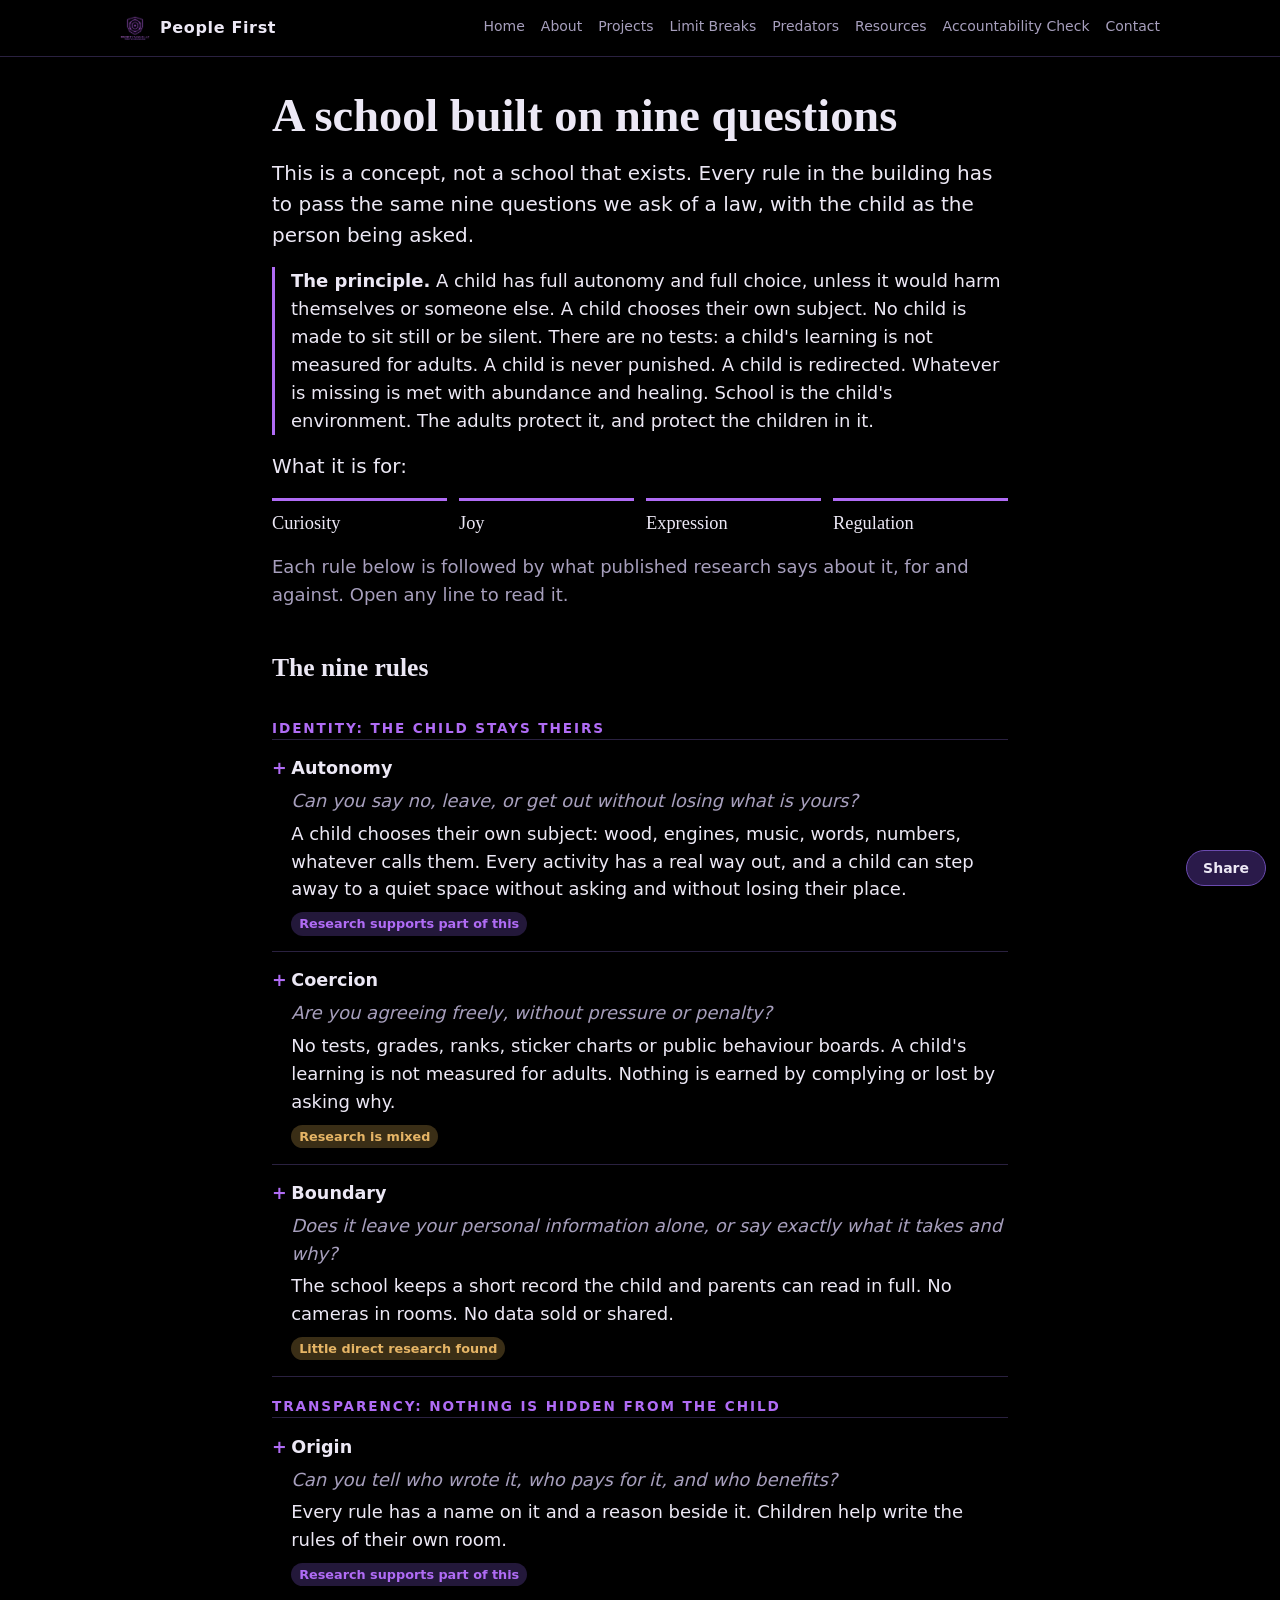
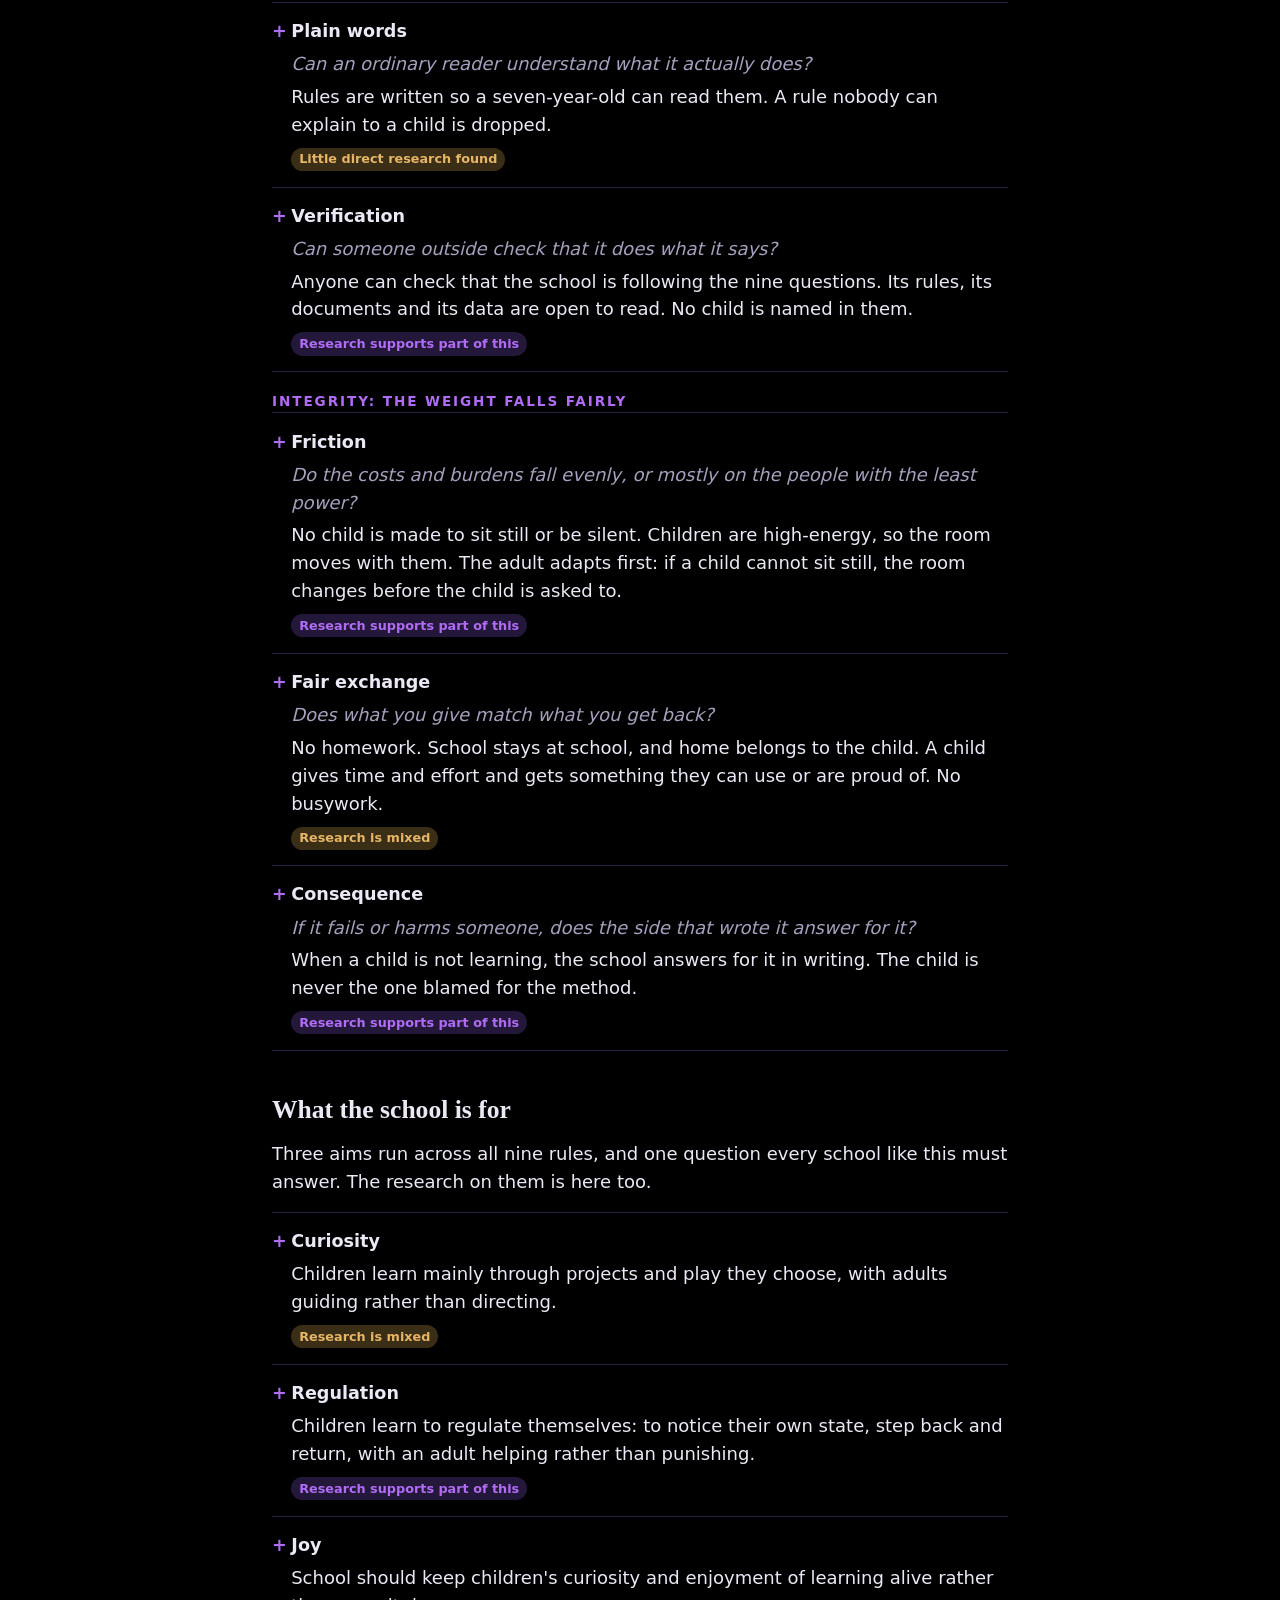
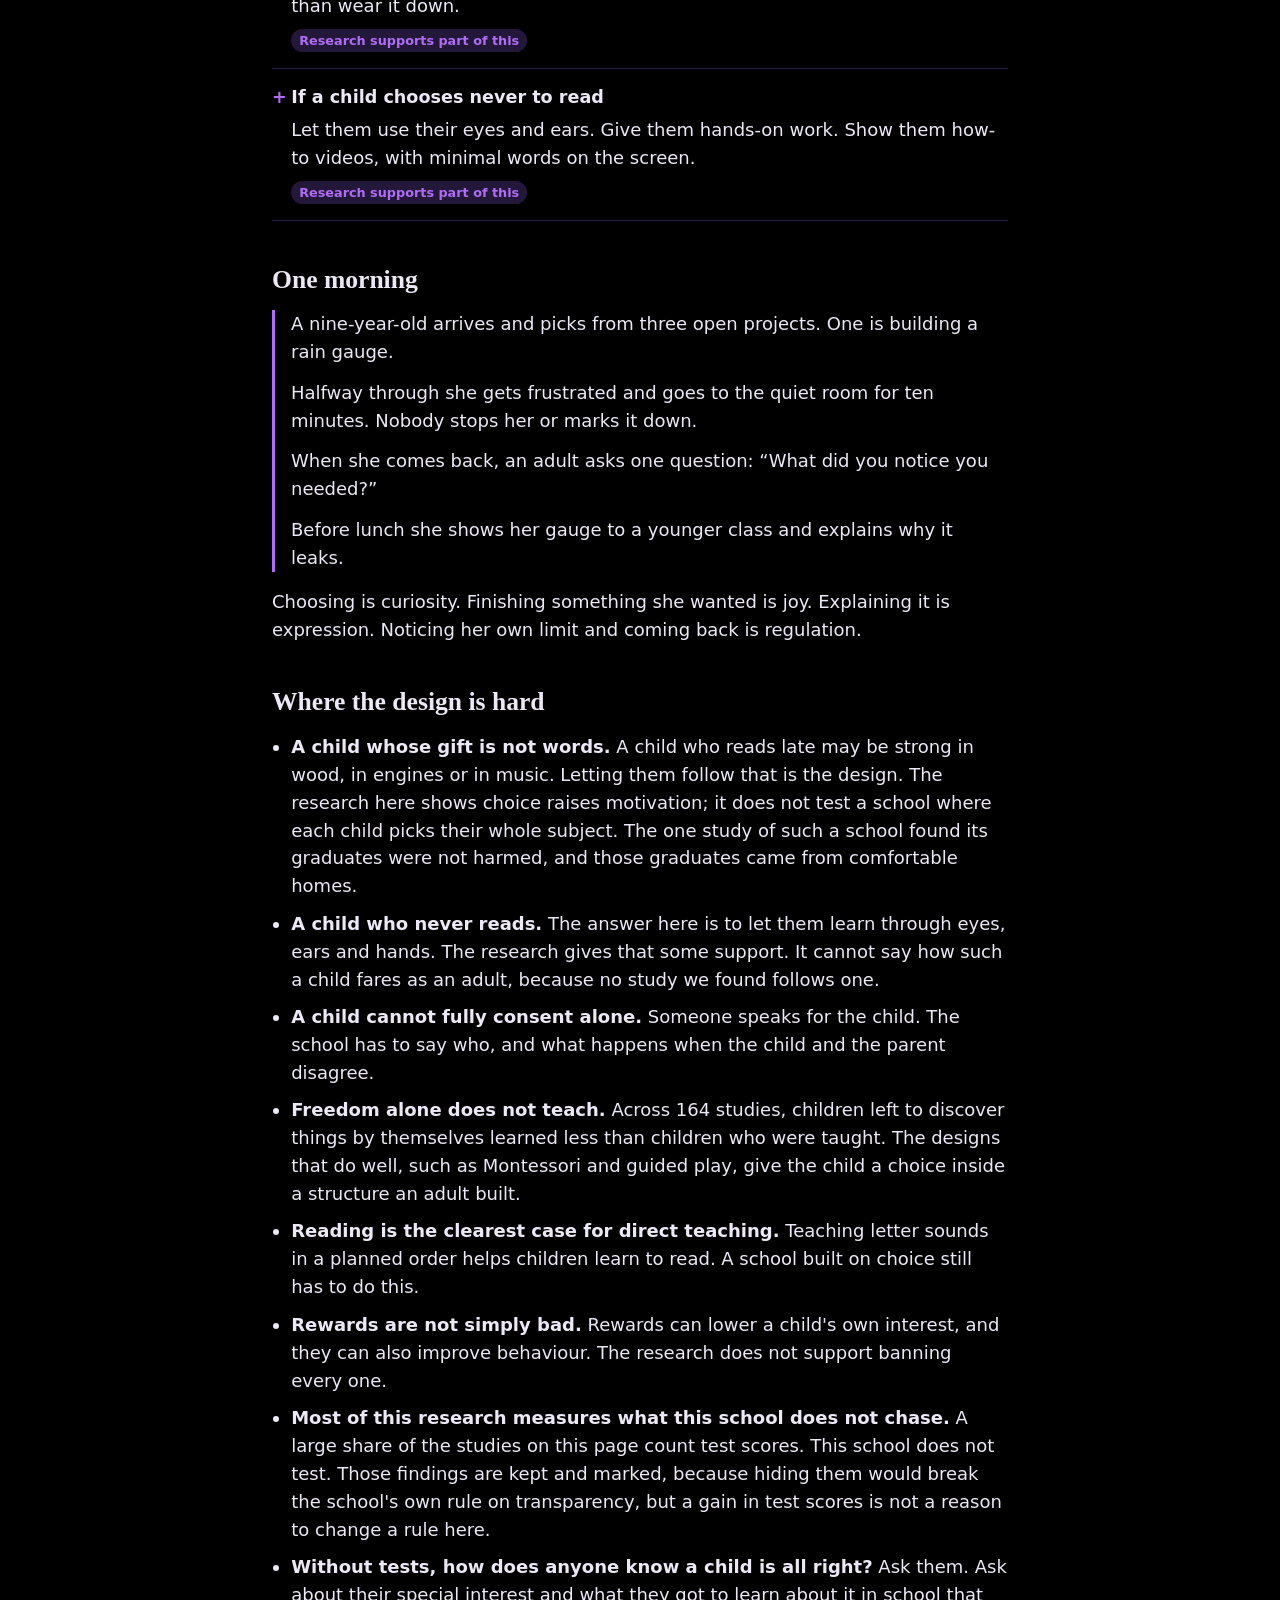
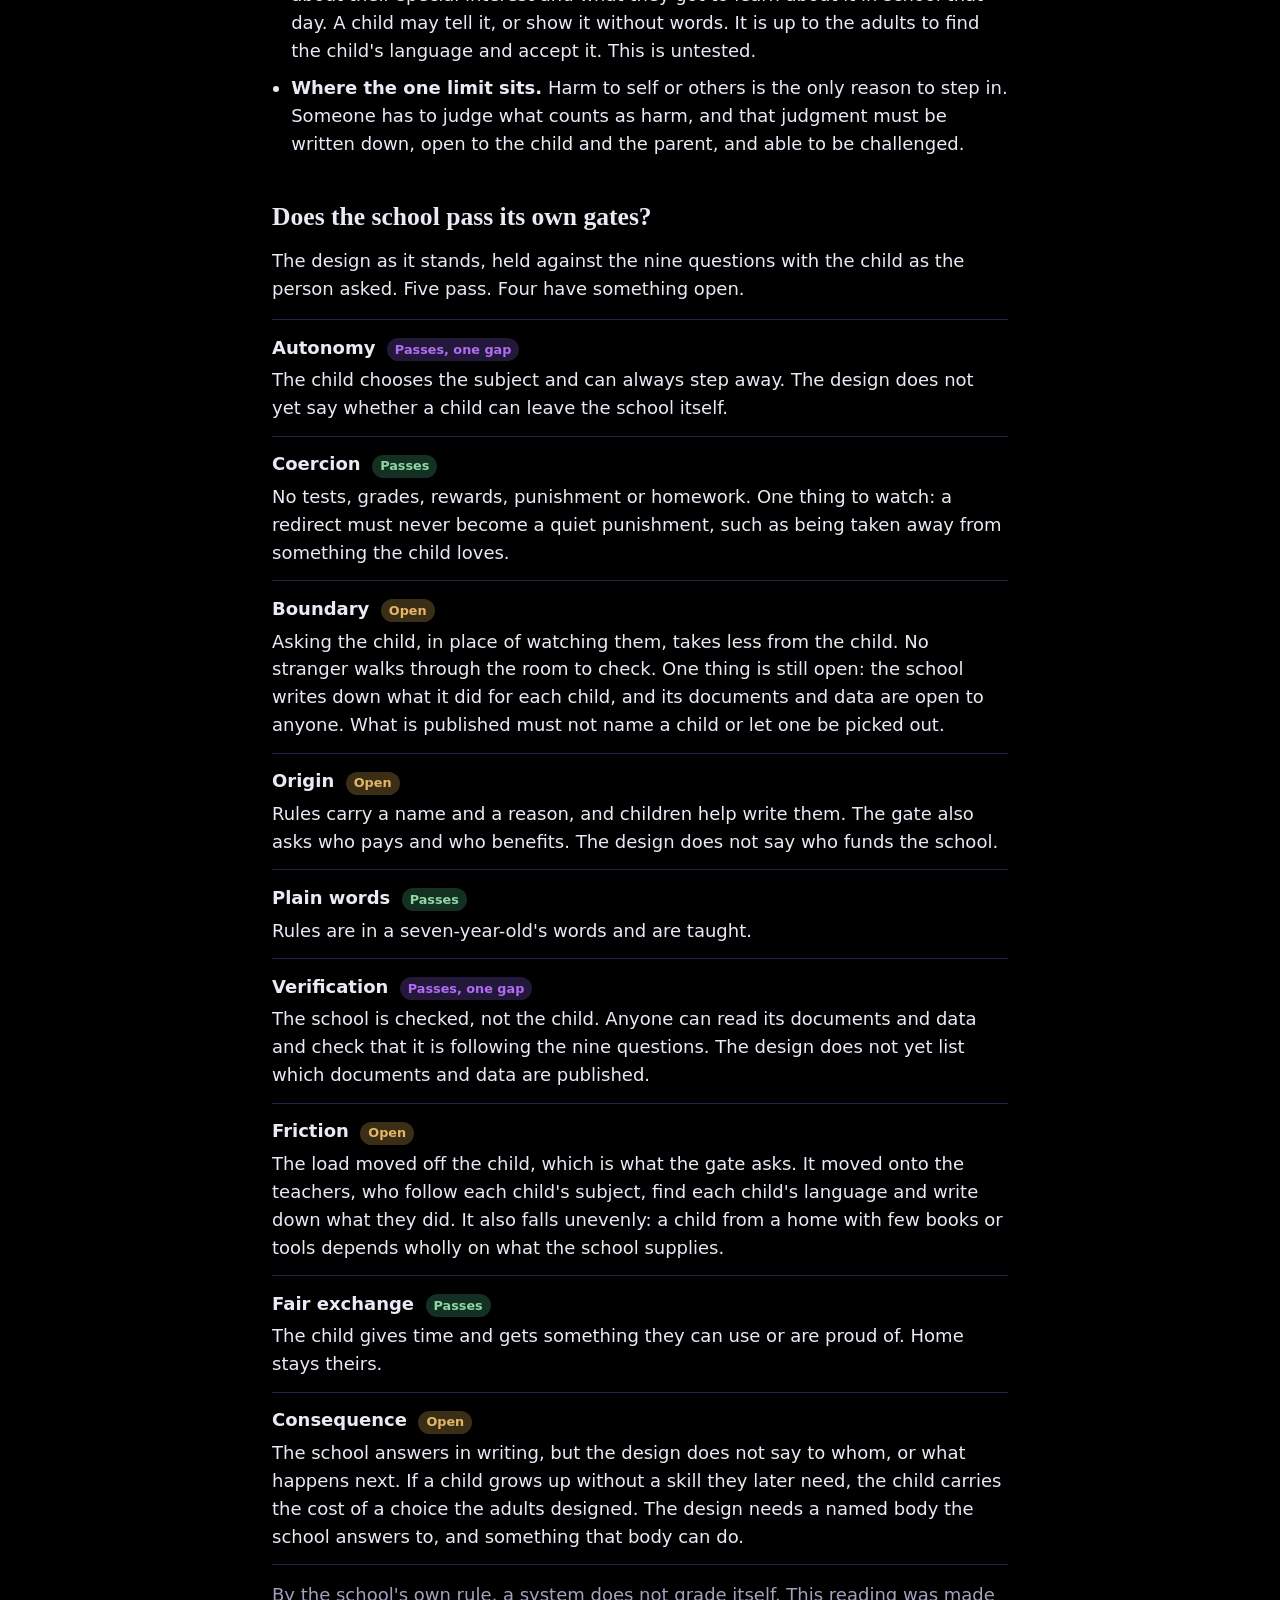
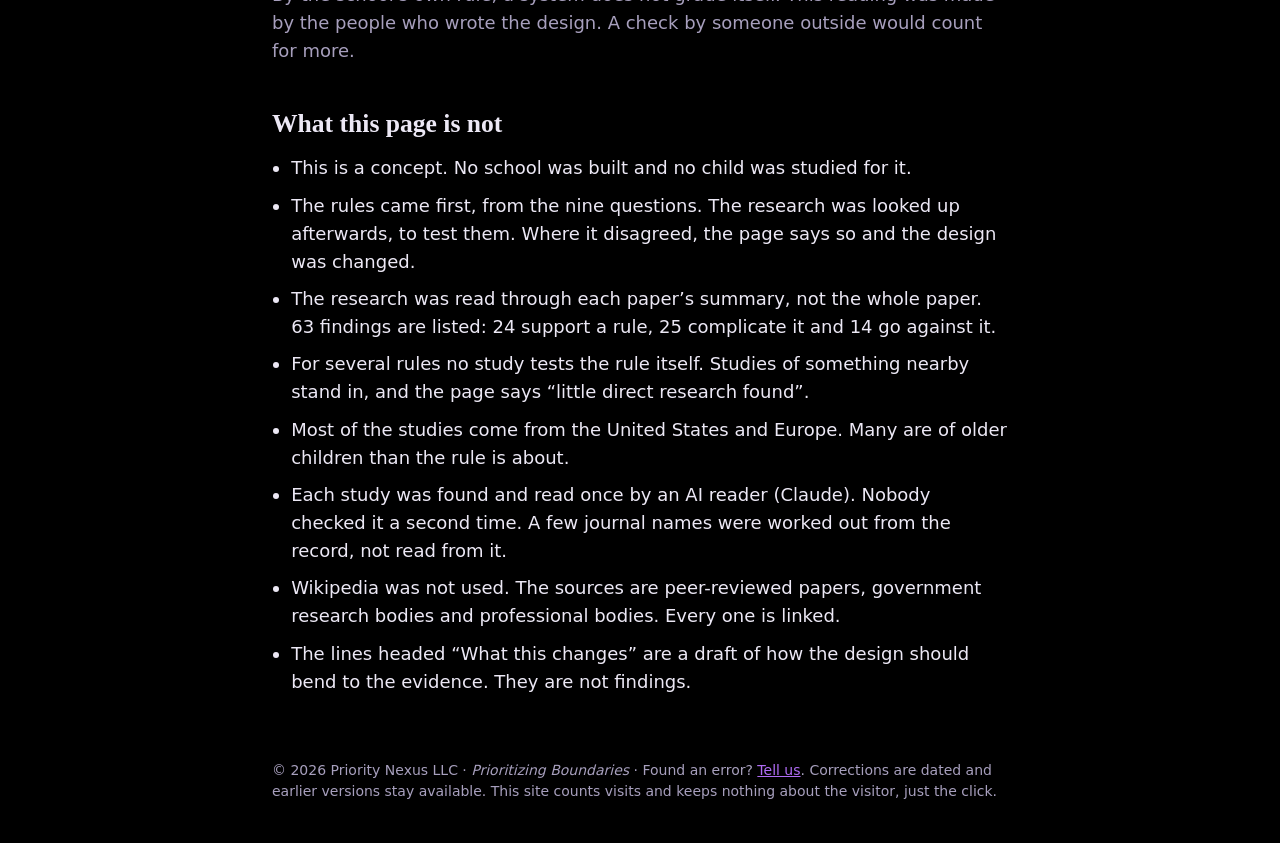
<file: school/index.html>
<!doctype html>
<html lang="en">
<head>
<meta charset="utf-8">
<meta name="viewport" content="width=device-width, initial-scale=1">
<meta name="description" content="A concept for a school whose every rule must pass nine questions, with the child as the person asked, and the published research for and against each rule.">
<meta property="og:title" content="A School Built on Nine Questions - People First">
<meta property="og:description" content="A concept for a school whose every rule must pass nine questions, with the child as the person asked, and the published research for and against each rule.">
<meta property="og:image" content="https://prioritynexusllc.org/pn-logo.png">
<title>A School Built on Nine Questions - People First</title>
<link rel="icon" href="/pn-logo.png">
</head>
<body style="margin:0">
<style>
/* Layout: one reading column. The rule in plain words first; the research, for and against, inside drop-downs. */
:root {
  --bg: #000000; --panel: #110e1a; --fg: #ece8f5; --muted: #a79fbd; --line: #2a2140;
  --accent: #b06cf5; --accent-soft: #23183a; --warn: #e6b566; --warn-soft: #3a2e16; --bad: #f08a8a; --bad-soft: #3a1a1e; --good: #8fd6a4; --good-soft: #143022;
  --head: Charter, "Iowan Old Style", "Palatino Linotype", Georgia, serif;
  --body: system-ui, -apple-system, "Segoe UI", Roboto, Helvetica, Arial, sans-serif;
  color-scheme: dark;
}
body { background: var(--bg); color: var(--fg); font-family: var(--body); font-size: 18px; line-height: 1.55; }
.wrap { max-width: 46rem; margin: 0 auto; padding-block: 2rem 4rem;
  padding-left: max(16px, env(safe-area-inset-left, 0px)); padding-right: max(16px, env(safe-area-inset-right, 0px));
  display: flex; flex-direction: column; gap: 2.75rem; }
h1, h2 { font-family: var(--head); text-wrap: balance; margin: 0; line-height: 1.15; }
h1 { font-size: clamp(2rem, 6vw, 2.9rem); }
h2 { font-size: 1.6rem; }
h3 { margin: 1.2rem 0 0; font-size: 0.85rem; letter-spacing: 0.14em; text-transform: uppercase; color: var(--accent); font-weight: 650; }
p { margin: 0; }
section, header { display: flex; flex-direction: column; gap: 1rem; }
.lead { font-size: 1.25rem; }
.muted { color: var(--muted); }
.small { font-size: 0.9rem; }
a { color: var(--accent); overflow-wrap: anywhere; }
:focus-visible { outline: 3px solid var(--accent); outline-offset: 2px; border-radius: 4px; }
.goals { display: grid; grid-template-columns: repeat(4, minmax(0, 1fr)); gap: 0.75rem; }
.goals div { border-top: 3px solid var(--accent); padding-top: 0.5rem; font-family: var(--head); font-size: 1.15rem; }
@media (max-width: 34rem) { .goals { grid-template-columns: 1fr 1fr; } }
details { min-width: 0; }
summary { cursor: pointer; }
.list { display: flex; flex-direction: column; border-top: 1px solid var(--line); }
.item { border-bottom: 1px solid var(--line); }
.item > summary { list-style: none; padding: 0.95rem 0; display: grid; grid-template-columns: minmax(0, 1fr); gap: 0.3rem; }
.item > summary::-webkit-details-marker { display: none; }
.item > summary .name { font-weight: 650; font-size: 1.1rem; }
.item > summary .name::before { content: "+"; display: inline-block; width: 1.1em; color: var(--accent); font-weight: 700; }
.item[open] > summary .name::before { content: "\2212"; }
.item > summary .q { padding-left: 1.2rem; color: var(--muted); font-style: italic; }
.item > summary .rule { padding-left: 1.2rem; }
.item > summary .v { padding-left: 1.2rem; }
.body { padding: 0.25rem 0 1.25rem 1.2rem; display: flex; flex-direction: column; gap: 1rem; }
.label { font-size: 0.8rem; letter-spacing: 0.06em; text-transform: uppercase; color: var(--muted); font-weight: 650; }
.find { display: flex; flex-direction: column; gap: 0.35rem; }
.more { border: 1px solid var(--line); border-radius: 8px; background: var(--panel); }
.more > summary { padding: 0.5rem 0.75rem; font-size: 0.95rem; color: var(--accent); font-weight: 600; }
.more > .in { padding: 0.25rem 0.75rem 0.85rem; display: flex; flex-direction: column; gap: 0.6rem; font-size: 0.95rem; }
.kv { display: grid; grid-template-columns: 9.5rem minmax(0, 1fr); gap: 0.35rem 0.75rem; margin: 0; }
.kv dt { color: var(--muted); }
.kv dd { margin: 0; overflow-wrap: anywhere; }
@media (max-width: 34rem) { .kv { grid-template-columns: 1fr; gap: 0.1rem; } .kv dd { margin-bottom: 0.5rem; } }
.tag { display: inline-block; font-size: 0.8rem; font-weight: 650; padding: 0.1rem 0.5rem; border-radius: 999px; background: var(--accent-soft); color: var(--accent); white-space: nowrap; }
.tag.good { background: var(--good-soft); color: var(--good); }
.tag.warn { background: var(--warn-soft); color: var(--warn); }
.tag.bad { background: var(--bad-soft); color: var(--bad); }
.story { border-left: 3px solid var(--accent); padding-left: 1rem; display: flex; flex-direction: column; gap: 0.8rem; }
.plainlist { margin: 0; padding-left: 1.2rem; display: flex; flex-direction: column; gap: 0.6rem; }
</style>
<style>
nav.pn { position: sticky; top: 0; z-index: 5; background: rgba(0, 0, 0, .88); backdrop-filter: blur(8px); border-bottom: 1px solid var(--line); font-size: 16px; }
nav.pn .in { max-width: 1040px; margin: 0 auto; padding: 0 16px; display: flex; align-items: center; gap: 18px; height: 56px; overflow-x: auto; }
nav.pn .brand { display: flex; align-items: center; gap: 10px; font-weight: 700; letter-spacing: .04em; white-space: nowrap; color: var(--fg); text-decoration: none; }
nav.pn .brand img { width: 30px; height: 30px; border-radius: 6px; }
nav.pn .links { margin-left: auto; display: flex; gap: 16px; font-size: 14px; white-space: nowrap; }
nav.pn .links a { color: var(--muted); text-decoration: none; padding: 6px 0; border-bottom: 2px solid transparent; }
nav.pn .links a:hover, nav.pn .links a.here { color: var(--fg); } nav.pn .links a.here { border-bottom-color: var(--accent); }
@media (max-width: 640px) { nav.pn .brand span { display: none; } nav.pn .links { gap: 14px; } }
.navbtn { display: none; margin-left: auto; font: inherit; font-size: 14px; font-weight: 600; color: var(--fg); background: rgba(139, 63, 224, .18); border: 1px solid var(--line); border-radius: 8px; padding: 6px 14px; cursor: pointer; }
@media (max-width: 760px) { nav.pn .in { overflow: visible; } nav.pn .brand span { display: inline; } nav.pn .navbtn { display: block; }
  nav.pn .links { display: none; position: absolute; left: 0; right: 0; top: 100%; margin: 0; flex-direction: column; gap: 0; padding: 4px 16px 12px; background: #000; border-bottom: 1px solid var(--line); white-space: normal; }
  nav.pn.open .links { display: flex; } nav.pn .links a { padding: 13px 0; font-size: 16px; border-bottom: 1px solid var(--line); } nav.pn .links a.here { border-bottom-color: var(--line); color: var(--accent); } }
.pnfoot { max-width: 46rem; margin: 0 auto; padding: 0 16px 40px; color: var(--muted); font-size: 14px; }
</style>
<nav class="pn"><div class="in">
  <a class="brand" href="/"><img src="/pn-logo.png" alt=""><span>People First</span></a>
  <button class="navbtn" type="button" aria-expanded="false" aria-controls="navlinks" onclick="var n=this.closest(`nav`);this.setAttribute(`aria-expanded`,n.classList.toggle(`open`))">Menu</button>
  <div class="links" id="navlinks"><a href="/">Home</a><a href="/about/">About</a><a href="/projects/">Projects</a><a href="/when-a-limit-breaks/">Limit&nbsp;Breaks</a><a href="/predators/">Predators</a><a href="/resources/">Resources</a><a href="/accountability-check/">Accountability&nbsp;Check</a><a href="/contact/">Contact</a></div>
</div></nav>


<div class="wrap">
  <header>
    <h1>A school built on nine questions</h1>
    <p class="lead">This is a concept, not a school that exists. Every rule in the building has to pass the same nine questions we ask of a law, with the child as the person being asked.</p>
    <div class="story"><p><b>The principle.</b> A child has full autonomy and full choice, unless it would harm themselves or someone else. A child chooses their own subject. No child is made to sit still or be silent. There are no tests: a child's learning is not measured for adults. A child is never punished. A child is redirected. Whatever is missing is met with abundance and healing. School is the child's environment. The adults protect it, and protect the children in it.</p></div>
    <p class="lead">What it is for:</p>
    <div class="goals"><div>Curiosity</div><div>Joy</div><div>Expression</div><div>Regulation</div></div>
    <p class="muted">Each rule below is followed by what published research says about it, for and against. Open any line to read it.</p>
  </header>

  <section>
    <h2>The nine rules</h2>
    <div id="rules"></div>
  </section>

  <section>
    <h2>What the school is for</h2>
    <p>Three aims run across all nine rules, and one question every school like this must answer. The research on them is here too.</p>
    <div class="list" id="aims"></div>
  </section>

  <section>
    <h2>One morning</h2>
    <div class="story">
      <p>A nine-year-old arrives and picks from three open projects. One is building a rain gauge.</p>
      <p>Halfway through she gets frustrated and goes to the quiet room for ten minutes. Nobody stops her or marks it down.</p>
      <p>When she comes back, an adult asks one question: “What did you notice you needed?”</p>
      <p>Before lunch she shows her gauge to a younger class and explains why it leaks.</p>
    </div>
    <p>Choosing is curiosity. Finishing something she wanted is joy. Explaining it is expression. Noticing her own limit and coming back is regulation.</p>
  </section>

  <section>
    <h2>Where the design is hard</h2>
    <ul class="plainlist" id="hard"></ul>
  </section>

  <section>
    <h2>Does the school pass its own gates?</h2>
    <p>The design as it stands, held against the nine questions with the child as the person asked. Five pass. Four have something open.</p>
    <div class="list" id="gates"></div>
    <p class="muted">By the school's own rule, a system does not grade itself. This reading was made by the people who wrote the design. A check by someone outside would count for more.</p>
  </section>

  <section>
    <h2>What this page is not</h2>
    <ul class="plainlist" id="limits"></ul>
  </section>
</div>

<script>
const D = {"rules":[{"rule_id":"autonomy","gate":"Autonomy","q":"Can you say no, leave, or get out without losing what is yours?","rule":"A child chooses their own subject: wood, engines, music, words, numbers, whatever calls them. Every activity has a real way out, and a child can step away to a quiet space without asking and without losing their place.","verdict":"the evidence supports part of the rule","plain":"Studies, mostly of ordinary classrooms, find that giving children real choices and a sense of control tends to raise motivation and effort, though too many options can backfire and teacher structure also matters. We found no solid study on quiet spaces that children can leave to without asking, so that specific part of the rule is untested here.","change":"The child's choice is whole. The adult's part is to keep a few good things within reach, not many, and a steady shape to the day. The quiet room stays, though no study of it was found.","findings":[{"direction":"supports","claim":"Across 41 studies, giving people a choice raised intrinsic motivation, effort, performance and felt competence.","quote":"Results indicated that providing choice enhanced intrinsic motivation, effort, task performance, and perceived competence, among other outcomes.","citation":"Patall EA, Cooper H, Robinson JC, The effects of choice on intrinsic motivation and related outcomes: a meta-analysis of research findings, Psychological Bulletin, 2008","url":"https://doi.org/10.1037/0033-2909.134.2.270","type":"meta-analysis","who":"41 studies with child and adult samples","limits":"Mostly short experiments; many were lab tasks rather than whole school days.","read":"abstract"},{"direction":"complicates","claim":"The benefit of choice was weaker when the choice was between activities or instructionally relevant options, which is the kind of choice this rule describes.","quote":"the effect of choice on intrinsic motivation was stronger (a) for instructionally irrelevant choices compared to choices made between activities, versions of a task, rewards, and instructionally relevant options","citation":"Patall EA, Cooper H, Robinson JC, The effects of choice on intrinsic motivation and related outcomes: a meta-analysis of research findings, Psychological Bulletin, 2008","url":"https://doi.org/10.1037/0033-2909.134.2.270","type":"meta-analysis","who":"41 studies with child and adult samples","limits":"Effect still positive overall; the abstract does not give sizes for each choice type.","read":"abstract"},{"direction":"complicates","claim":"More choice is not always better: people did better and were more satisfied when offered 6 options than 24 or 30.","quote":"participants actually reported greater subsequent satisfaction with their selections and wrote better essays when their original set of options had been limited","citation":"Iyengar SS, Lepper MR, When choice is demotivating: can one desire too much of a good thing?, Journal of Personality and Social Psychology, 2000","url":"https://doi.org/10.1037/0022-3514.79.6.995","type":"experiment","who":"Adults and students in three studies; sizes not in the abstract","limits":"Concerns the number of options offered, not freedom to step away; mostly adults and consumer choices.","read":"abstract"},{"direction":"complicates","claim":"In 133 high school classrooms, autonomy support and teacher structure went together, and both predicted engagement.","quote":"Autonomy support and structure were positively correlated, (b) autonomy support and structure both predicted students' behavioral engagement","citation":"Jang H, Reeve J, Deci EL, Engaging students in learning activities: it is not autonomy support or structure but autonomy support and structure, Journal of Educational Psychology, 2010","url":"https://eric.ed.gov/?id=EJ892818","type":"observational study","who":"1,584 students in Grades 9-11, 133 Midwest US public high school classrooms","limits":"Older students in one US region; only autonomy support uniquely predicted self-reported engagement; a correlational design.","read":"abstract"},{"direction":"supports","claim":"A review of 94 studies found autonomy support and structure reinforce each other and both raise motivation and engagement, so freedom works best alongside clear structure.","quote":"Autonomy support and structure both elevated students' motivation, engagement, and need satisfaction with moderate to large effect sizes.","citation":"Patzak A, Zhang X, Blending teacher autonomy support and provision of structure in the classroom for optimal motivation: a systematic review and meta-analysis, Educational Psychology Review, 2025","url":"https://eric.ed.gov/?id=EJ1460983","type":"meta-analysis","who":"94 studies, 110 effect sizes","limits":"Mixes many definitions of autonomy support; it argues for blending freedom with structure rather than freedom alone.","read":"abstract"}]},{"rule_id":"coercion","gate":"Coercion","q":"Are you agreeing freely, without pressure or penalty?","rule":"No tests, grades, ranks, sticker charts or public behaviour boards. A child's learning is not measured for adults. Nothing is earned by complying or lost by asking why.","verdict":"the evidence is mixed","plain":"Research finds that tangible rewards and grades can lower children's interest and motivation, and written comments tend to beat grades. But rewards and token systems also change behaviour, and grades beat no feedback for achievement, so the evidence does not say that every reward or grade is harmful. We found no study of public behaviour boards.","change":"Nothing is ever taken away and nothing is dangled, and nothing is scored. Where an adult says something about a child's work, it is in plain words to the child, which the research favours over grades. Telling a child what they did well is not a reward and stays.","findings":[{"direction":"supports","claim":"Pooled over 128 experiments, tangible and expected rewards reduced later free-choice interest, more so for children than for college students.","quote":"Tangible rewards tended to be more detrimental for children than college students","citation":"Deci EL, Koestner R, Ryan RM, A meta-analytic review of experiments examining the effects of extrinsic rewards on intrinsic motivation, Psychological Bulletin, 1999","url":"https://doi.org/10.1037/0033-2909.125.6.627","type":"meta-analysis","who":"128 studies, children and college students","limits":"Mostly lab experiments; the authors' own method has been disputed by other researchers.","read":"abstract"},{"direction":"complicates","claim":"Compared with no feedback, grades raised achievement but lowered motivation; compared with comments, grades did worse on both.","quote":"Overall results indicated that grades positively influenced achievement but negatively influenced motivation compared to no feedback.","citation":"Koenka AC, Linnenbrink-Garcia L, Moshontz H et al., A meta-analysis on the impact of grades and comments on academic motivation and achievement: a case for written feedback, Educational Psychology, 2021","url":"https://eric.ed.gov/?id=EJ1308363","type":"meta-analysis","who":"Elementary and secondary students","limits":"Supports dropping grades in favour of comments, but grades did beat giving no feedback at all for achievement.","read":"abstract"},{"direction":"against","claim":"An earlier meta-analysis of 96 experiments concluded that reward does not decrease intrinsic motivation, a result others called flawed.","quote":"Results indicate that reward does not decrease intrinsic motivation, although interaction effects must be examined.","citation":"Cameron J, Pierce WD, Reinforcement, reward, and intrinsic motivation: a meta-analysis, Review of Educational Research, 1994","url":"https://eric.ed.gov/?id=EJ495731","type":"meta-analysis","who":"96 experimental studies","limits":"Contested: Deci, Ryan, Lepper and Kohn published replies calling its methods flawed (ERIC records EJ525449, EJ525450, EJ525448).","read":"abstract"},{"direction":"against","claim":"Token economies in kindergarten to grade 5 classrooms had large positive effects on prosocial behaviour in general and special education classes.","quote":"the token economy intervention yielded large effect sizes for both general and special education classroom types","citation":"Kim JY, Fienup DM, Oh AE et al., Systematic review and meta-analysis of token economy practices in K-5 educational settings, 2000 to 2019, Behavior Modification, 2022","url":"https://doi.org/10.1177/01454455211058077","type":"meta-analysis","who":"24 studies, kindergarten to grade 5","limits":"Short-term behaviour outcomes; many studies are single-case designs, and it did not measure later intrinsic interest.","read":"abstract"},{"direction":"complicates","claim":"A randomised trial in 37 schools found a behaviour programme built on teaching and recognising expected behaviour cut referrals and behaviour problems.","quote":"Children in SWPBIS schools also were 33% less likely to receive an office discipline referral than those in the comparison schools.","citation":"Bradshaw CP, Waasdorp TE, Leaf PJ, Effects of school-wide positive behavioral interventions and supports on child behavior problems, Pediatrics, 2012","url":"https://doi.org/10.1542/peds.2012-0243","type":"randomised trial","who":"12,344 elementary children, 37 Maryland schools, 4 years","limits":"The abstract does not separate rewards from the other programme parts, so it does not show rewards themselves helped.","read":"abstract"}]},{"rule_id":"boundary","gate":"Boundary","q":"Does it leave your personal information alone, or say exactly what it takes and why?","rule":"The school keeps a short record the child and parents can read in full. No cameras in rooms. No data sold or shared.","verdict":"little direct evidence found","plain":"Research on school cameras shows mixed effects on how safe students feel, with no clear sign they help relationships or safety, and a well-known study found children's own disclosure protects teens better than parental surveillance. We found no study of children's readable records or of data being sold, and parental monitoring research (outside school) does link monitoring to lower risk behaviour.","change":"No change. The rule rests on the gate, not on research: almost none was found.","findings":[{"direction":"complicates","claim":"A review of 31 studies found surveillance technology is concentrated in schools serving poor and minoritised students and has mixed effects on perceived safety.","quote":"their mixed effects on students' perceived safety","citation":"Sheikh S, Stolberg A, Gilmour AF, Investigating advanced school surveillance practices and disproportionality: a systematic review, Urban Education, 2025","url":"https://eric.ed.gov/?id=EJ1476713","type":"systematic review","who":"31 studies of school surveillance","limits":"The authors say research lags behind current technology; effects on development and privacy are barely studied.","read":"abstract"},{"direction":"complicates","claim":"In a US national sample, school cameras were not reliably linked to students' relationships with teachers or views of fairness; only security personnel were linked to poorer teacher relationships.","quote":"Findings for the other school security measures were nonsignificant or inconsistent across models.","citation":"Fisher BW, Gardella JH, Tanner-Smith EE, Social control in schools: the relationships between school security measures and informal social control mechanisms, Journal of School Violence, 2019","url":"https://eric.ed.gov/?id=EJ1214612","type":"observational study","who":"6,547 US secondary students, average age about 15","limits":"Cross-sectional survey; shows association only, and finds no harm from cameras either.","read":"abstract"},{"direction":"supports","claim":"Teens' own disclosure, not parents' tracking and surveillance, was the source of knowledge most tied to less delinquency.","quote":"tracking and surveillance is not the best prescription for parental behavior and that a new prescription must rest on an understanding of the factors that determine child disclosure","citation":"Stattin H, Kerr M, Parental monitoring: a reinterpretation, Child Development, 2000","url":"https://doi.org/10.1111/1467-8624.00210","type":"observational study","who":"703 14-year-olds in central Sweden and their parents","limits":"About parents at home, not school cameras; one country and age group, and cross-sectional.","read":"abstract"},{"direction":"against","claim":"A meta-analysis found higher parental monitoring was linked to lower adolescent sexual risk behaviour, so some monitoring protects.","quote":"Higher overall monitoring (pooled OR, 0.74; 95% confidence interval [CI], 0.69-0.80)","citation":"Dittus PJ, Michael SL, Becasen JS et al., Parental monitoring and its associations with adolescent sexual risk behavior: a meta-analysis, Pediatrics, 2015","url":"https://doi.org/10.1542/peds.2015-0305","type":"meta-analysis","who":"Studies from 1984 to 2014 of adolescents","limits":"Concerns parents, not schools, and monitoring in that research includes knowledge and rules, not only cameras; associations, not proof.","read":"abstract"},{"direction":"complicates","claim":"Students surveyed were split on whether video cameras make school safer.","quote":"there was no clear consensus among the students on the issues of whether the video surveillance cameras increase safety","citation":"Brown B, Controlling crime and delinquency in the schools: an exploratory study of student perceptions of school security measures, Journal of School Violence, 2005","url":"https://eric.ed.gov/?id=EJ845781","type":"observational study","who":"230 high school students","limits":"Small, exploratory, one sample, and measures opinion not actual safety.","read":"abstract"}]},{"rule_id":"origin","gate":"Origin","q":"Can you tell who wrote it, who pays for it, and who benefits?","rule":"Every rule has a name on it and a reason beside it. Children help write the rules of their own room.","verdict":"the evidence supports part of the rule","plain":"Reviews find that letting children take part in decisions improves skills like citizenship and relationships with adults, and children accept rules more when they see the reason. The research does not show that child-written rules raise test scores, and it does not test putting a name on every rule.","change":"Children help write the rules, and a reason is given, but a reason alone is not enough. Children must be able to change a rule they can show is unfair.","findings":[{"direction":"supports","claim":"A review of 32 studies found moderate evidence that letting students take part in school decisions improves life skills, self-esteem, democratic skills and relationships with adults.","quote":"We found moderate evidence of positive effects of student participation on life skills, self-esteem and social status, democratic skills and citizenship, student-adult relationships and school ethos.","citation":"Mager, Nowak, Effects of student participation in decision making at school. A systematic review and synthesis of empirical research, Educational Research Review, 2012","url":"https://doi.org/10.1016/j.edurev.2011.11.001","type":"systematic review","who":"32 publications on student participation in school decision-making","limits":"The review itself calls for more high quality research.","read":"abstract"},{"direction":"complicates","claim":"The same review found only limited evidence that student participation raises academic achievement or improves rules and policies.","quote":"We found limited evidence of positive effects on academic achievement, facilities, rules or policies, and health; we also found low levels of evidence of negative effects.","citation":"Mager, Nowak, Effects of student participation in decision making at school. A systematic review and synthesis of empirical research, Educational Research Review, 2012","url":"https://doi.org/10.1016/j.edurev.2011.11.001","type":"systematic review","who":"32 publications","limits":"The benefits are about skills and climate, not test results, and the studies vary in quality.","read":"abstract"},{"direction":"complicates","claim":"Swedish primary pupils criticised some rules, distrusted teachers' explanations of them and felt they had no power over how rules were made, so giving reasons alone did not win trust.","quote":"pupils criticise some school rules, distrust teachers' explanations of particular school rules, perceive some school rules and teachers' interventions as unfair and inconsistent, perceive no power over the construction of school rules","citation":"Thornberg, 'It's Not Fair!' Voicing Pupils' Criticisms of School Rules, Children & Society, 2008","url":"https://doi.org/10.1111/j.1099-0860.2007.00121.x","type":"observational study","who":"Pupils in two Swedish primary schools (ethnographic fieldwork and group interviews)","limits":"Two schools in one country, so it describes what happened there and does not test an intervention.","read":"abstract"},{"direction":"complicates","claim":"Graduates of a school run democratically with no learning requirements were not harmed in later life, but the authors say their middle-class backgrounds may explain this.","quote":"Although this could reflect their middle-class backgrounds, their futures were clearly not harmed by free schooling.","citation":"Gray, Chanoff, Democratic Schooling: What Happens to Young People Who Have Charge of Their Own Education?, American Journal of Education, 1986","url":"https://doi.org/10.1086/443842","type":"observational study","who":"Graduates of the Sudbury Valley School (US); number not given in the record","limits":"One self-selected private school, no comparison group, and written by people connected to the school.","read":"abstract"},{"direction":"supports","claim":"Parents who explained why (induction) when children misbehaved had preschoolers with better later social skills, while power-based discipline and time-outs showed no link.","quote":"parents' inductions significantly predicted children's later social skills.","citation":"Tompkins, Villaruel, Parent discipline and pre-schoolers' social skills, Early Child Development and Care, 2020","url":"https://doi.org/10.1080/03004430.2020.1763978","type":"longitudinal study","who":"37 low-income US preschoolers followed for four months","limits":"Tiny sample, about parents at home rather than school rules, and only four months.","read":"abstract"}]},{"rule_id":"plain","gate":"Plain words","q":"Can an ordinary reader understand what it actually does?","rule":"Rules are written so a seven-year-old can read them. A rule nobody can explain to a child is dropped.","verdict":"little direct evidence found","plain":"Research shows children accept rules more readily when they can see the sense in them, and that teaching the rules to children is one of the best-supported features of classroom rules. No study found tests rules written at a seven-year-old reading level or dropping rules nobody can explain.","change":"Teach the rules to the children, not only post them. That is the part with research behind it.","findings":[{"direction":"complicates","claim":"A review of rule research found that teaching the rules to students and linking them to consequences were the two features with real research support, while other commonly advised features were unproven.","quote":"the two most important characteristics of effective classroom rules are teaching the rules to students and tying rules to positive and/or negative consequences. Other characteristics recommended in secondary sources remain equivocal in the research.","citation":"Alter, Haydon, Characteristics of Effective Classroom Rules: A Review of the Literature, Teacher Education and Special Education, 2017","url":"https://doi.org/10.1177/0888406417700962","type":"systematic review","who":"Empirical studies that used classroom rules as an independent variable","limits":"Few studies, so simple wording or giving reasons was not shown to matter, and consequences were part of what worked.","read":"abstract"},{"direction":"supports","claim":"Swedish children accepted a rule more readily when they could see a sensible meaning behind it.","quote":"The perception of reasonable meaning behind a rule seems to be - not surprisingly - significant to students' acceptance of the rule.","citation":"Thornberg, School children's reasoning about school rules, Research Papers in Education, 2008","url":"https://doi.org/10.1080/02671520701651029","type":"observational study","who":"Pupils in two Swedish primary schools","limits":"Descriptive study of acceptance, not of whether behaviour improved.","read":"abstract"},{"direction":"complicates","claim":"Elementary school children judged harm to others as wrong even without a rule, but accepted breaking etiquette rules when no harm followed, so some rules are hard to justify to a child.","quote":"they tended to accept repeated etiquette transgressions by arguing that the acts had no negative effects or simply that the rule had been removed","citation":"Thornberg, Thornberg, Alamaa et al., Children's conceptions of bullying and repeated conventional transgressions, Educational Psychology, 2014","url":"https://doi.org/10.1080/01443410.2014.915929","type":"experiment","who":"307 elementary school children (hypothetical situations)","limits":"Children were asked about imagined situations, and the country is not in the abstract.","read":"abstract"},{"direction":"against","claim":"Pupils in the Swedish schools distrusted some of their teachers' explanations of rules, showing that an explanation offered does not guarantee acceptance.","quote":"pupils criticise some school rules, distrust teachers' explanations of particular school rules, perceive some school rules and teachers' interventions as unfair and inconsistent","citation":"Thornberg, 'It's Not Fair!' Voicing Pupils' Criticisms of School Rules, Children & Society, 2008","url":"https://doi.org/10.1111/j.1099-0860.2007.00121.x","type":"observational study","who":"Pupils in two Swedish primary schools","limits":"Two schools, and it does not say whether simpler wording would have helped.","read":"abstract"}]},{"rule_id":"verification","gate":"Verification","q":"Can someone outside check that it does what it says?","rule":"Anyone can check that the school is following the nine questions. Its rules, its documents and its data are open to read. No child is named in them.","verdict":"the evidence supports part of the rule","plain":"Two trials, in Pakistan and India, found that giving parents and communities information about their schools changed how the schools behaved. Other studies show that checking with pressure attached leads to gaming and narrower teaching, and that published data about small groups can expose a child. No study tests a school with no tests whose records are simply open to read.","change":"The school is checked, not the child. To know how a child is doing, ask them about their special interest and what they got to learn about it that day. A child may tell it or show it without words; the adults find the child's language and accept it. To know how the school is doing, anyone can read its documents and its data and hold them against the nine questions. The check is made on the records, not by walking through the children's day. Three things follow from the research: nothing rides on the records, no reward and no penalty, because pressure is what leads schools to game them; they are written so a parent can read them; and nothing is published about a group small enough to pick out a child.","findings":[{"direction":"supports","claim":"In Pakistan, giving villages school report cards with test scores raised test scores, lowered private school fees and raised enrolment.","quote":"This increased test scores by 0.11 standard deviations, decreased private school fees by 17 percent, and increased primary enrollment by 4.5 percent.","citation":"Andrabi, T., Das, J., Khwaja, A. I., Report Cards: The Impact of Providing School and Child Test Scores on Educational Markets, American Economic Review, 2017","url":"https://doi.org/10.1257/aer.20140774","type":"randomised trial","who":"Villages with public and private primary schools in Punjab, Pakistan; half randomly given report cards","limits":"The reports were built on test scores, and the outcome was test scores, which this school does not give, so it shows that public information changed markets but not that open records change a school without tests.","read":"abstract"},{"direction":"supports","claim":"A campaign telling communities about their roles in running schools improved teacher effort in three Indian states, but gains in learning were small.","quote":"The most notable impacts occurred on teacher effort, while impacts on learning were more modest.","citation":"Pandey, P., Goyal, S., Sundararaman, V., Community Participation in Public Schools: Impact of Information Campaigns in Three Indian States, Education Economics, 2009","url":"https://eric.ed.gov/?id=EJ855863","type":"randomised trial","who":"610 villages in three Indian states, 340 of them given the campaign","limits":"This first follow-up came only two to four months after the campaign, and the information was delivered at public meetings, not as open records.","read":"abstract"},{"direction":"complicates","claim":"When local residents were given fuller school data, they valued it more and rated unfamiliar schools more confidently, so what is published shapes how a school is judged.","quote":"When users of a more holistic and comprehensive data system evaluated unfamiliar schools, they not only valued the information more highly but also expressed more confidence in the quality of the schools.","citation":"Schneider, J., Jacobsen, R., White, R. S., et al., The (Mis)Measure of Schools: How Data Affect Stakeholder Knowledge and Perceptions of Quality, Teachers College Record, 2018","url":"https://eric.ed.gov/?id=EJ1162839","type":"randomised trial","who":"45 local residents in one small, diverse urban school district in the United States","limits":"Very small sample in one district, and the study measured perceptions of quality, not school behaviour.","read":"abstract"},{"direction":"complicates","claim":"Across seven European countries, more pressure from inspection went with narrower teaching and some principals misreporting data, so checking can distort what it checks.","quote":"A key finding is that increasing pressure in school inspection systems is associated with the undesired effect of the narrowing and refocusing of the curriculum and instructional strategies.","citation":"Jones, K. L., Tymms, P., Kemethofer, D., et al., The Unintended Consequences of School Inspection: The Prevalence of Inspection Side-Effects in Austria, The Czech Republic, England, Ireland, The Netherlands, Sweden, and Switzerland, Oxford Review of Education, 2017","url":"https://eric.ed.gov/?id=EJ1161166","type":"observational study","who":"School principals in seven European countries","limits":"It studies high-pressure inspection by a state body and relies on principals' own reports; open public records with no rewards or penalties are a different thing.","read":"abstract"},{"direction":"against","claim":"A review of research on school inspection found schools responding by window dressing, misrepresentation, gaming, narrowing of practice, and stress.","quote":"schools manipulate the inspection assessment through window dressing, misrepresentation or gaming","citation":"Ehren, M. C. M., Jones, K., Perryman, J., Side Effects of School Inspection: Motivations and Contexts for Strategic Response, in Methods and Modalities of Effective School Inspections (series: Accountability and Educational Improvement), 2016","url":"https://eric.ed.gov/?id=ED609370","type":"book or chapter","who":"Studies mostly from England, drawn from a systematic literature review","limits":"The chapter says most studies come from England, and it concerns inspection with consequences for the school, not open reading of rules and data.","read":"abstract"},{"direction":"complicates","claim":"Publishing education data can expose individual students, so detailed data must be altered or coarsened before release, at some cost to what it can show.","quote":"only a few students are at risk to be disclosed in a typical sampling setting common to educational surveys","citation":"Oranje, A., Freund, D., Lin, M., et al., Disclosure Risk in Educational Surveys: An Application to the National Assessment of Educational Progress, ETS Research Report RR-07-24, 2007","url":"https://eric.ed.gov/?id=EJ1111563","type":"observational study","who":"National Assessment of Educational Progress data, United States","limits":"It is about sample survey files, not school-level open records, and it looks at a small number of students at risk, so it shows the need for care rather than the size of the risk.","read":"abstract"}]},{"rule_id":"friction","gate":"Friction","q":"Do the costs and burdens fall evenly, or mostly on the people with the least power?","rule":"No child is made to sit still or be silent. Children are high-energy, so the room moves with them. The adult adapts first: if a child cannot sit still, the room changes before the child is asked to.","verdict":"the evidence supports part of the rule","plain":"Breaks, recess and a warm, low-conflict relationship with the teacher are linked to better school experiences, so changing the setting for a child who struggles to sit still has some backing. But controlled trials of movement in class give mixed results on test scores, and no study found tested the whole rule that the room changes before the child is asked to.","change":"Recess is never taken away as a punishment. Movement breaks stay for the child's sake, without the claim that they raise test scores.","findings":[{"direction":"supports","claim":"The American Academy of Pediatrics says recess is a needed break from concentrated classroom work and should not be withheld as punishment.","quote":"Recess serves as a necessary break from the rigors of concentrated, academic challenges in the classroom.","citation":"Murray R, Ramstetter C, Council on School Health, The Crucial Role of Recess in School, Pediatrics, 2013","url":"https://doi.org/10.1542/peds.2012-2993","type":"policy statement","who":"","limits":"A policy statement drawing on research, not a new trial; it says nothing about changing rooms for individual children.","read":"abstract"},{"direction":"complicates","claim":"A systematic review found physical activity helps children's thinking in many studies, but controlled experiments on school test performance gave mixed results.","quote":"the results obtained from controlled experiments evaluating the benefits of PA on academic performance are mixed","citation":"Donnelly JE, Hillman CH, Castelli D et al., Physical Activity, Fitness, Cognitive Function, and Academic Achievement in Children: A Systematic Review, Medicine and Science in Sports and Exercise, 2016","url":"https://doi.org/10.1249/mss.0000000000000901","type":"systematic review","who":"Children aged 5 to 13; 64 studies on cognition and 73 on achievement or attention","limits":"The trials vary a lot in design and mostly test added exercise, not changing the room.","read":"abstract"},{"direction":"complicates","claim":"A meta-analysis of trials of short classroom movement breaks found gains in spelling and foreign language but not in maths, reading or thinking tests.","quote":"IcPAB had effects on spelling performance (p < 0.05) and foreign language learning (p < 0.01) but not on mathematics and reading performance.","citation":"Peiris DLIHK, Duan Y, Vandelanotte C et al., Effects of In-Classroom Physical Activity Breaks on Children's Academic Performance, Cognition, Health Behaviours and Health Outcomes: A Systematic Review and Meta-Analysis of Randomised Controlled Trials, International Journal of Environmental Research and Public Health, 2022","url":"https://doi.org/10.3390/ijerph19159479","type":"meta-analysis","who":"Primary school children; ten trials, nine in the meta-analysis","limits":"Few trials; the authors call for better-quality studies.","read":"abstract"},{"direction":"supports","claim":"A long study found that kindergarten teacher-child relationships marked by conflict predicted worse grades and behaviour through eighth grade, especially for boys and for children with behaviour problems.","quote":"Relational Negativity in kindergarten, marked by conflict and dependency, was related to academic and behavioral outcomes through eighth grade, particularly for children with high levels of behavior problems in kindergarten and for boys generally.","citation":"Hamre BK, Pianta RC, Early teacher-child relationships and the trajectory of children's school outcomes through eighth grade, Child Development, 2001","url":"https://doi.org/10.1111/1467-8624.00301","type":"longitudinal study","who":"179 children, kindergarten to eighth grade, United States","limits":"It links relationships to outcomes; it does not test whether adults changing the room causes better relationships.","read":"abstract"},{"direction":"complicates","claim":"A pilot study of standing desks in Belgian secondary classes found mixed experiences: some pupils concentrated better, others reported discomfort, fatigue and distraction, and use fell over time.","quote":"Implementing standing desks resulted in mixed experiences among pupils and teachers.","citation":"Van Oeckel V, Deforche B, Miatton M et al., Pupils' and teachers' experiences with implementing standing desks in secondary schools in Belgium, Preventive Medicine Reports, 2025","url":"https://doi.org/10.1016/j.pmedr.2025.103285","type":"observational study","who":"58 pupils, mean age 13, three schools in Flanders, Belgium","limits":"Small pilot of four to five weeks; it measured experiences, not learning.","read":"abstract"}]},{"rule_id":"exchange","gate":"Fair exchange","q":"Does what you give match what you get back?","rule":"No homework. School stays at school, and home belongs to the child. A child gives time and effort and gets something they can use or are proud of. No busywork.","verdict":"the evidence is mixed","plain":"Project-based learning has shown modest gains in some large trials, but the research on practice work is not on the side of dropping all of it: homework in primary school has helped test results in several studies. The research cannot say which homework is busywork, and it does not show that homework a child finds pointless is useful.","change":"The studies that favour homework measured test scores. This school does not test, so that measure does not apply here. Home belongs to the child. Practice is there at school for the child who wants it.","findings":[{"direction":"against","claim":"A review of United States homework studies found generally consistent evidence that homework helps achievement, though every study had design flaws and the link was stronger in grades 7 to 12 than in K to 6.","quote":"both within and across design types, there was generally consistent evidence for a positive influence of homework on achievement.","citation":"Cooper H, Robinson JC, Patall EA, Does Homework Improve Academic Achievement? A Synthesis of Research, 1987-2003, Review of Educational Research, 2006","url":"https://eric.ed.gov/?id=EJ751143","type":"systematic review","who":"US students, K-12","limits":"Authors say all studies had design flaws; the link was weaker in the early grades; it does not separate useful work from busywork.","read":"abstract"},{"direction":"against","claim":"A review of experiments found primary pupils who did homework scored better than those who did none, with the best-measured gain in arithmetic computation.","quote":"Homework could be used as a supplement to enhance the academic performance of primary school students.","citation":"Guo L, Li J, Xu Z et al., The relationship between homework time and academic performance among K-12: A systematic review, Campbell Systematic Reviews, 2024","url":"https://doi.org/10.1002/cl2.1431","type":"systematic review","who":"Primary school students in eleven experimental publications","limits":"Few experiments, large differences between them, and the best amount of homework is unknown.","read":"abstract"},{"direction":"supports","claim":"A randomised trial in 46 Michigan schools found third graders in a project-based science programme scored higher on a standardized science test and reported more self-reflection and collaboration.","quote":"students who received the intervention had higher scores on a standardized science test (0.277 standard deviation) and reported higher levels of self-reflection and collaboration when involved in science activities.","citation":"Krajcik J, Schneider B, Miller EA et al., Assessing the Effect of Project-Based Learning on Science Learning in Elementary Schools, American Educational Research Journal, 2023","url":"https://eric.ed.gov/?id=EJ1364916","type":"randomised trial","who":"2,371 third graders in 46 schools, Michigan","limits":"One subject and one programme with teacher training; it did not test whether children felt pride or saw the work as useful.","read":"abstract"},{"direction":"complicates","claim":"A randomised trial of project-based learning in second grade found gains in social studies and reading of information, but not in writing or motivation.","quote":"The experimental group showed higher growth in social studies and informational reading but not writing or motivation.","citation":"Duke NK, Halvorsen A, Strachan SL et al., Putting PjBL to the Test: The Impact of Project-Based Learning on Second Graders' Social Studies and Literacy Learning and Motivation in Low-SES School Settings, American Educational Research Journal, 2021","url":"https://eric.ed.gov/?id=EJ1284043","type":"randomised trial","who":"48 second-grade teachers and their classes, low-income districts in the United States","limits":"Small number of teachers; results depended on how closely teachers followed the plans.","read":"abstract"}]},{"rule_id":"consequence","gate":"Consequence","q":"If it fails or harms someone, does the side that wrote it answer for it?","rule":"When a child is not learning, the school answers for it in writing. The child is never the one blamed for the method.","verdict":"the evidence supports part of the rule","plain":"Research agrees that suspending children and holding them back are linked to worse school outcomes, which fits a school owning the problem rather than blaming the child. But the programmes meant to replace punishment have not reliably raised learning, and one large federal study found that extra reading help for struggling first graders did not raise their scores. No study found tested a school answering in writing for a child who is not learning.","change":"No punishment of any kind: no suspension, no holding back, no loss of recess. With no tests, the school finds out by asking each child about their interest, in the child's own language. When a child has nothing to tell or show, struggles or acts out, the school asks what is missing and supplies it, and writes down what it did.","findings":[{"direction":"supports","claim":"A meta-analysis found that school suspension goes with lower achievement and more dropping out.","quote":"The results revealed a significant inverse relationship between suspensions and achievement, along with a significant positive relationship between suspensions and dropout.","citation":"Noltemeyer AL, Ward RM, Mcloughlin C, Relationship between School Suspension and Student Outcomes: A Meta-Analysis, School Psychology Review, 2015","url":"https://eric.ed.gov/?id=EJ1141532","type":"meta-analysis","who":"53 cases from 34 studies, 1986-2012","limits":"Mostly correlations; children who are suspended may differ in other ways.","read":"abstract"},{"direction":"supports","claim":"A meta-analysis said the research on grade retention points one way and schools often act differently, and urged moving away from the retention debate.","quote":"Discussion addresses the disparity between educational practice and converging research regarding grade retention","citation":"Jimerson SR, Meta-Analysis of Grade Retention Research: Implications for Practice in the 21st Century, School Psychology Review, 2001","url":"https://eric.ed.gov/?id=EJ667518","type":"meta-analysis","who":"","limits":"I read only the ERIC summary; the underlying studies are older and their quality is disputed.","read":"abstract"},{"direction":"against","claim":"A later review argued that most grade-retention studies are poorly designed and that repeating a grade may help in some cases, so retention is not always harmful.","quote":"The overwhelming majority of conclusions from grade retention studies are unwarranted due to the poor quality of research.","citation":"Lorence J, Retention and Academic Achievement Research Revisited from a United States Perspective, International Education Journal, 2006","url":"https://eric.ed.gov/?id=EJ854336","type":"systematic review","who":"","limits":"A single critic's re-reading of earlier studies; it does not prove retention helps.","read":"abstract"},{"direction":"complicates","claim":"In a randomised trial, a restorative-practices programme lowered suspensions and narrowed gaps between groups, but academic results did not improve and got worse in grades 6 to 8.","quote":"Academic outcomes did not improve in PERC schools, and actually worsened for grades 6-8","citation":"Augustine CH, Engberg J, Grimm GE et al., Can Restorative Practices Improve School Climate and Curb Suspensions? An Evaluation of the Impact of Restorative Practices in a Mid-Sized Urban School District, RAND Corporation, 2018","url":"https://eric.ed.gov/?id=ED594828","type":"randomised trial","who":"Pittsburgh Public Schools, two school years, 2015-16 and 2016-17","limits":"One district and a short follow-up; a RAND report rather than a journal paper.","read":"abstract"},{"direction":"against","claim":"A federal study of reading help for struggling readers found first graders just below the cut-off who got the extra help scored lower in spring than those just above it, with no significant gains in grades 2 and 3.","quote":"Students who scored just below school-determined benchmarks on fall screening tests, and who were assigned to interventions for struggling readers, had lower spring reading scores in Grade 1 than students just above the threshold for intervention.","citation":"Balu R, Zhu P, Doolittle F et al., Evaluation of Response to Intervention Practices for Elementary School Reading, National Center for Education Evaluation (IES), 2015","url":"https://eric.ed.gov/?id=ED560820","type":"observational study","who":"146 schools in 13 states that were experienced with the framework, grades 1 to 3, reading","limits":"Compares children near the cut-off only; it shows that this way of changing instruction did not help, not that changing instruction never helps.","read":"abstract"}]},{"rule_id":"curiosity","gate":"Curiosity","q":"","rule":"Children learn mainly through projects and play they choose, with adults guiding rather than directing.","verdict":"the evidence is mixed","plain":"Children learn best when adults guide them: unguided discovery does worse than direct teaching, and direct teaching of phonics and some scripted programmes has strong results, while guided play and Montessori-style classrooms do as well or better on several outcomes. The research does not show that learning mainly through freely chosen projects and play beats teaching in general, and the best-supported child-led models are in fact highly structured.","change":"The child chooses. The adult makes the room rich and offers teaching every day, including letter sounds in a planned order, in short lessons a child may join or leave. Teaching is offered in abundance and never forced. This is the point where the research presses hardest: children left without teaching learn less.","findings":[{"direction":"against","claim":"Across 164 studies, children taught with unassisted discovery learned less than children given explicit instruction, while discovery with feedback, worked examples or scaffolding did better than other methods.","quote":"outcomes were favorable for explicit instruction when compared with unassisted discovery under most conditions (d = -0.38, 95% CI [-0.44, -0.31])","citation":"Alfieri, Brooks, Aldrich et al., Does Discovery-Based Instruction Enhance Learning?, Journal of Educational Psychology, 2011","url":"https://eric.ed.gov/?id=EJ933606","type":"meta-analysis","who":"164 studies, 580 comparisons of unassisted discovery against explicit instruction; mixed ages","limits":"Mostly short lessons on set content; it supports guidance, not adults directing everything.","read":"abstract"},{"direction":"against","claim":"A review of 328 studies of Direct Instruction curricula (scripted, teacher-led programmes) found positive effects on reading, maths, language and spelling.","quote":"All of the estimated effects were positive and all were statistically significant except results from metaregressions involving affective outcomes.","citation":"Stockard, Wood, Coughlin et al., The Effectiveness of Direct Instruction Curricula: A Meta-Analysis of a Half Century of Research, Review of Educational Research, 2018","url":"https://eric.ed.gov/?id=EJ1185486","type":"meta-analysis","who":"328 studies, 413 study designs, almost 4,000 effects, 1966 to 2016","limits":"Covers one family of scripted programmes, and the abstract says effects on affective (feelings and attitude) outcomes were not significant.","read":"abstract"},{"direction":"against","claim":"A meta-analysis of 38 experiments found that teaching children letter-sound links in a planned sequence helps them learn to read, which supports adult-directed teaching for reading.","quote":"systematic phonics instruction is effective and should be implemented as part of literacy programs to teach beginning reading and to remediate reading difficulties.","citation":"Ehri, Nunes, Stahl et al., Systematic Phonics Instruction Helps Students Learn To Read: Evidence from the National Reading Panel's Meta-Analysis, Review of Educational Research, 2001","url":"https://eric.ed.gov/?id=EJ648242","type":"meta-analysis","who":"66 treatment-control comparisons from 38 experiments; beginning readers","limits":"Contested: Bowers (2020, Educational Psychology Review) concluded the evidence for systematic phonics being superior is not justified, while Buckingham (2020) and Fletcher, Savage and Vaughn (2021) disputed that; the debate is unresolved.","read":"abstract"},{"direction":"complicates","claim":"Guided play, where adults set up a goal and let children explore, beat direct instruction on some early skills and beat free play on one, with no difference found on other outcomes.","quote":"Guided play had a greater positive effect than direct instruction on early maths skills (g = 0.24), shape knowledge (g = 0.63), and task switching (g = 0.40); and than free play on spatial vocabulary (g = 0.93).","citation":"Skene, O'Farrelly, Byrne et al., Can Guidance during Play Enhance Children's Learning and Development in Educational Contexts? A Systematic Review and Meta-Analysis, Child Development, 2022","url":"https://eric.ed.gov/?id=EJ1341250","type":"meta-analysis","who":"17 studies in the meta-analysis, 3,893 children aged 1 to 8","limits":"Only a few outcomes differed, studies defined guided play differently, and adult guidance, not purely child-led play, did best.","read":"abstract"},{"direction":"supports","claim":"A systematic review found Montessori education (child-chosen work inside a prepared, structured setting) improved academic and nonacademic outcomes compared with traditional schooling.","quote":"This review found that Montessori education had a significant positive impact on academic and nonacademic outcomes. Studies with random assignment, elementary school age level, and private Montessori schools had larger effects.","citation":"Randolph, Bryson, Menon et al., Montessori Education's Impact on Academic and Nonacademic Outcomes: A Systematic Review, Campbell Systematic Reviews, 2023","url":"https://eric.ed.gov/?id=EJ1393922","type":"systematic review","who":"Montessori students from birth to 18 years, many studies","limits":"Several authors are Montessori researchers, and a separate review of only three randomised trials (Gentaz and Richard 2022, Children) found varied and contradictory effects.","read":"abstract"}]},{"rule_id":"regulation","gate":"Regulation","q":"","rule":"Children learn to regulate themselves: to notice their own state, step back and return, with an adult helping rather than punishing.","verdict":"the evidence supports part of the rule","plain":"Children who have better self-control grow into adults with better health, money and fewer crimes, and school programmes that teach social and emotional skills help on average, while punishment-based discipline has little support. But one well-known play-based self-regulation curriculum did not work in a large trial, and the research says little about whether adults helping a child calm down works better than other approaches.","change":"A child who is about to hurt themselves or someone else is stopped and redirected, never punished. The skills of noticing and calming are offered directly, as part of the day, because play alone did not build them in one large trial.","findings":[{"direction":"supports","claim":"A review of 213 school programmes with about 270,000 children found that teaching social and emotional skills improved skills, behaviour and school results.","quote":"SEL participants demonstrated significantly improved social and emotional skills, attitudes, behavior, and academic performance that reflected an 11-percentile-point gain in achievement.","citation":"Durlak, Weissberg, Dymnicki et al., The Impact of Enhancing Students' Social and Emotional Learning: A Meta-Analysis of School-Based Universal Interventions, Child Development, 2011","url":"https://eric.ed.gov/?id=EJ927868","type":"meta-analysis","who":"213 programmes, 270,034 children from kindergarten to high school","limits":"Later work (Wigelsworth et al. 2016) found gains differed with who ran the evaluation and whether it was a small efficacy trial or a real-world trial, and one trial found smaller effects than Durlak.","read":"abstract"},{"direction":"supports","claim":"Following 1,000 children to age 32 showed that childhood self-control predicts adult health, money and crime, even after allowing for intelligence and family background.","quote":"childhood self-control predicts physical health, substance dependence, personal finances, and criminal offending outcomes, following a gradient of self-control.","citation":"Moffitt, Arseneault, Belsky et al., A gradient of childhood self-control predicts health, wealth, and public safety, Proceedings of the National Academy of Sciences, 2011","url":"https://doi.org/10.1073/pnas.1010076108","type":"longitudinal study","who":"A birth cohort of about 1,000 followed to age 32, plus 500 sibling pairs","limits":"It shows self-control matters, not that a school can teach it or that any particular classroom method does.","read":"abstract"},{"direction":"against","claim":"In a trial of 877 four-year-olds in 60 classrooms, the Tools of the Mind play-based curriculum did not improve self-regulation or achievement, and some later results were worse.","quote":"Tools did not produce significant gains on assessments of achievement, self-regulation, or teacher ratings at the end of pre-k.","citation":"Farran and Wilson, Achievement and Self-Regulation in Pre-Kindergarten Classrooms: Effects of the Tools of the Mind Curriculum, Working paper, 2014","url":"https://eric.ed.gov/?id=ED591050","type":"randomised trial","who":"877 four-year-olds, 60 pre-kindergarten classrooms, Tennessee and North Carolina","limits":"One curriculum in one set of districts, and another trial found benefits, so it does not show that all play-based self-regulation teaching fails.","read":"abstract"},{"direction":"supports","claim":"A trial of 759 kindergarteners in 29 schools that built self-regulation into lessons found gains in executive function, attention and early reading and maths.","quote":"Results from a cluster randomized controlled trial involving 29 schools, 79 classrooms, and 759 children indicated positive effects on executive functions, reasoning ability, the control of attention, and levels of salivary cortisol and alpha amylase.","citation":"Blair and Raver, Closing the achievement gap through modification of neurocognitive and neuroendocrine function: results from a cluster randomized controlled trial of an innovative approach to the education of children in kindergarten, PLoS ONE, 2014","url":"https://doi.org/10.1371/journal.pone.0112393","type":"randomised trial","who":"759 kindergarten children, 79 classrooms, 29 schools","limits":"The What Works Clearinghouse said it did not meet its group design standards because the groups were not shown to be similar at the start, and a Campbell review of Tools found only small positive results from a small evidence base.","read":"abstract"},{"direction":"supports","claim":"An American Psychological Association task force found little evidence that zero-tolerance punishment makes schools safer, and what data exist tend to contradict its assumptions.","quote":"there are surprisingly few data that could directly test the assumptions of a zero tolerance approach to school discipline, and the data that are available tend to contradict those assumptions.","citation":"American Psychological Association Zero Tolerance Task Force, Are Zero Tolerance Policies Effective in the Schools? An Evidentiary Review and Recommendations, 2008","url":"https://eric.ed.gov/?id=EJ824556","type":"policy statement","who":"Schools in the United States; number of studies not stated in the abstract","limits":"It tests punishment policies, not an adult helping a child step back and return, which this review did not evaluate.","read":"abstract"}]},{"rule_id":"joy","gate":"Joy","q":"","rule":"School should keep children's curiosity and enjoyment of learning alive rather than wear it down.","verdict":"the evidence supports part of the rule","plain":"Children's enjoyment of learning and their curiosity do fall on average as they move through school, and children who are more curious or more intrinsically motivated tend to do better, though intelligence is still the strongest predictor. The research does not show that school itself causes the whole decline, and the average drop each year is small.","change":"No change. The school watches each child's interest year by year, since the usual pattern is a slow decline.","findings":[{"direction":"supports","claim":"Among 797 children in grades 3 to 8, enjoyment-driven motivation fell steadily with grade and went with higher grades and test scores.","quote":"intrinsic motivation showed a significant linear decrease from 3rd grade through 8th grade and proved positively correlated with children's grades and standardized test scores at all grade levels.","citation":"Lepper, Corpus, Iyengar, Intrinsic and Extrinsic Motivational Orientations in the Classroom: Age Differences and Academic Correlates, Journal of Educational Psychology, 2005","url":"https://eric.ed.gov/?id=EJ688284","type":"observational study","who":"797 children in 3rd to 8th grade, ethnically diverse","limits":"A snapshot across grades that cannot show that school causes the decline or that motivation causes better grades.","read":"abstract"},{"direction":"complicates","claim":"A review of 107 follow-up studies found motivation declines modestly over the school years, but the decline was not tied to a particular school stage or a move to a new school.","quote":"School stage and transition to middle school or high school were not significantly associated with the change.","citation":"Scherrer and Preckel, Development of Motivational Variables and Self-Esteem during the School Career: A Meta-Analysis of Longitudinal Studies, Review of Educational Research, 2019","url":"https://eric.ed.gov/?id=EJ1209205","type":"meta-analysis","who":"107 longitudinal studies, 912 effect sizes","limits":"The average drop was small, it was larger in Europe than in North America or Asia, and a decline does not show what causes it.","read":"abstract"},{"direction":"supports","claim":"In 600 students aged 11 to 16, intrinsic motivation dropped, and the drop was larger where schooling met the needs for autonomy, competence and belonging less well.","quote":"Moreover, differences in need satisfaction predicted the decline in motivations.","citation":"Gnambs and Hanfstingl, The Decline of Academic Motivation during Adolescence: An Accelerated Longitudinal Cohort Analysis on the Effect of Psychological Need Satisfaction, Educational Psychology, 2016","url":"https://eric.ed.gov/?id=EJ1115145","type":"longitudinal study","who":"600 students aged 11 to 16","limits":"One sample, based on student reports, and it shows a link, not that changing the school removes the decline.","read":"abstract"},{"direction":"supports","claim":"In 6,200 US children, greater curiosity went with higher kindergarten reading and maths scores, more so for children from lower-income families.","quote":"greater curiosity was associated with greater kindergarten academic achievement in reading and math","citation":"Shah, Weeks, Richards et al., Early childhood curiosity and kindergarten reading and math academic achievement, Pediatric Research, 2018","url":"https://doi.org/10.1038/s41390-018-0039-3","type":"longitudinal study","who":"6,200 children in the US Early Childhood Longitudinal Study, Birth Cohort","limits":"Curiosity was measured by a parent questionnaire, the links were small, and it does not show that school can keep curiosity alive.","read":"abstract"},{"direction":"complicates","claim":"A meta-analysis found intellectual curiosity predicts school performance alongside intelligence and effort, but intelligence was the single strongest predictor.","quote":"intelligence, Conscientiousness (as marker of effort), and Typical Intellectual Engagement (as marker of intellectual curiosity) are direct, correlated predictors of academic performance","citation":"von Stumm, Hell, Chamorro-Premuzic, The Hungry Mind: Intellectual Curiosity Is the Third Pillar of Academic Performance, Perspectives on Psychological Science, 2011","url":"https://doi.org/10.1177/1745691611421204","type":"meta-analysis","who":"Path models built on meta-analytic correlations; ages not given in the abstract","limits":"Correlations from existing studies, so it shows curiosity goes with achievement, not that school can raise it.","read":"abstract"}]},{"rule_id":"noreading","gate":"If a child chooses never to read","q":"","rule":"Let them use their eyes and ears. Give them hands-on work. Show them how-to videos, with minimal words on the screen.","verdict":"the evidence supports part of the rule","plain":"Hands-on science programmes did better than the usual ones in most comparisons, and a spoken explanation with pictures has often beaten a written one. But children under six learn less from a video than from a person in front of them, and some studies find written words do better. We found no study that follows children who never learn to read.","change":"This is the answer to the hardest question. Reading stays on offer every day and is never forced. For the youngest children, a person showing how comes before a video.","findings":[{"direction":"supports","claim":"Across 57 evaluations of hands-on science programmes in elementary school, about a third of the comparisons clearly favoured the hands-on programme and few favoured the usual one.","quote":"Thirty-two percent of the comparisons were statistically significant, favoring activity-based programs; six percent favored control groups.","citation":"Bredderman T, Laboratory Programs for Elementary School Science: A Meta-Analysis of Effects on Learning, 1985","url":"https://eric.ed.gov/?id=EJ322654","type":"meta-analysis","who":"57 evaluations of three elementary science programmes","limits":"From 1985; most comparisons showed no clear difference either way.","read":"abstract"},{"direction":"supports","claim":"Learning from an animation has often been better when the explanation is spoken than when it is written on the screen.","quote":"a modality effect indicating better learning from an animation with spoken learning guidance than from an animation with written learning guidance has often been found","citation":"Liu T-C, Lin Y-C, Hsu C-Y et al., Learning from Animations and Computer Simulations: Modality and Reverse Modality Effects, 2021","url":"https://eric.ed.gov/?id=EJ1284240","type":"experiment","who":"","limits":"The sentence quoted is the paper's summary of earlier research; its own study found the pattern can reverse for simulations.","read":"abstract"},{"direction":"complicates","claim":"Children up to age six learn less from a video than from a person showing them, and the gap shrinks as they get older.","quote":"Young children often learn less from video than face-to-face presentations.","citation":"Strouse GA, Samson JE, Learning from Video: A Meta-Analysis of the Video Deficit in Children Ages 0 to 6 Years, 2021","url":"https://eric.ed.gov/?id=EJ1281439","type":"meta-analysis","who":"Children aged 0 to 6; 122 effect sizes from 59 reports","limits":"About the youngest children only; says nothing about school-age children.","read":"abstract"},{"direction":"against","claim":"In one study, students who read the text on screen did better than students who heard it spoken.","quote":"those studying visual text outperformed those studying spoken text on three assessments","citation":"Cheon J, Crooks S, Inan F et al., Exploring the Instructional Conditions for a Reverse Modality Effect in Multimedia Instruction, 2011","url":"https://eric.ed.gov/?id=EJ935906","type":"experiment","who":"","limits":"One study; the participants could already read well.","read":"abstract"}]}],"hard":["<b>A child whose gift is not words.<\/b> A child who reads late may be strong in wood, in engines or in music. Letting them follow that is the design. The research here shows choice raises motivation; it does not test a school where each child picks their whole subject. The one study of such a school found its graduates were not harmed, and those graduates came from comfortable homes.","<b>A child who never reads.<\/b> The answer here is to let them learn through eyes, ears and hands. The research gives that some support. It cannot say how such a child fares as an adult, because no study we found follows one.","<b>A child cannot fully consent alone.<\/b> Someone speaks for the child. The school has to say who, and what happens when the child and the parent disagree.","<b>Freedom alone does not teach.<\/b> Across 164 studies, children left to discover things by themselves learned less than children who were taught. The designs that do well, such as Montessori and guided play, give the child a choice inside a structure an adult built.","<b>Reading is the clearest case for direct teaching.<\/b> Teaching letter sounds in a planned order helps children learn to read. A school built on choice still has to do this.","<b>Rewards are not simply bad.<\/b> Rewards can lower a child's own interest, and they can also improve behaviour. The research does not support banning every one.","<b>Most of this research measures what this school does not chase.<\/b> A large share of the studies on this page count test scores. This school does not test. Those findings are kept and marked, because hiding them would break the school's own rule on transparency, but a gain in test scores is not a reason to change a rule here.","<b>Without tests, how does anyone know a child is all right?<\/b> Ask them. Ask about their special interest and what they got to learn about it in school that day. A child may tell it, or show it without words. It is up to the adults to find the child's language and accept it. This is untested.","<b>Where the one limit sits.<\/b> Harm to self or others is the only reason to step in. Someone has to judge what counts as harm, and that judgment must be written down, open to the child and the parent, and able to be challenged."],"limits":["This is a concept. No school was built and no child was studied for it.","The rules came first, from the nine questions. The research was looked up afterwards, to test them. Where it disagreed, the page says so and the design was changed.","The research was read through each paper’s summary, not the whole paper. 63 findings are listed: 24 support a rule, 25 complicate it and 14 go against it.","For several rules no study tests the rule itself. Studies of something nearby stand in, and the page says “little direct research found”.","Most of the studies come from the United States and Europe. Many are of older children than the rule is about.","Each study was found and read once by an AI reader (Claude). Nobody checked it a second time. A few journal names were worked out from the record, not read from it.","Wikipedia was not used. The sources are peer-reviewed papers, government research bodies and professional bodies. Every one is linked.","The lines headed “What this changes” are a draft of how the design should bend to the evidence. They are not findings."],"gates":[["Autonomy","Passes, one gap","","The child chooses the subject and can always step away. The design does not yet say whether a child can leave the school itself."],["Coercion","Passes","good","No tests, grades, rewards, punishment or homework. One thing to watch: a redirect must never become a quiet punishment, such as being taken away from something the child loves."],["Boundary","Open","warn","Asking the child, in place of watching them, takes less from the child. No stranger walks through the room to check. One thing is still open: the school writes down what it did for each child, and its documents and data are open to anyone. What is published must not name a child or let one be picked out."],["Origin","Open","warn","Rules carry a name and a reason, and children help write them. The gate also asks who pays and who benefits. The design does not say who funds the school."],["Plain words","Passes","good","Rules are in a seven-year-old's words and are taught."],["Verification","Passes, one gap","","The school is checked, not the child. Anyone can read its documents and data and check that it is following the nine questions. The design does not yet list which documents and data are published."],["Friction","Open","warn","The load moved off the child, which is what the gate asks. It moved onto the teachers, who follow each child's subject, find each child's language and write down what they did. It also falls unevenly: a child from a home with few books or tools depends wholly on what the school supplies."],["Fair exchange","Passes","good","The child gives time and gets something they can use or are proud of. Home stays theirs."],["Consequence","Open","warn","The school answers in writing, but the design does not say to whom, or what happens next. If a child grows up without a skill they later need, the child carries the cost of a choice the adults designed. The design needs a named body the school answers to, and something that body can do."]]};
const $ = id => document.getElementById(id);
const esc = t => String(t).replace(/[&<>"]/g, c => ({ "&": "&amp;", "<": "&lt;", ">": "&gt;", '"': "&quot;" }[c]));
const link = t => esc(t).replace(/https?:\/\/[^\s;]+/g, u => '<a href="' + u + '" target="_blank" rel="noopener">' + u + "</a>");
const row = (k, v) => v ? "<dt>" + k + "</dt><dd>" + v + "</dd>" : "";
const VERD = { "the evidence supports the rule": ["Research supports this", "good"], "the evidence supports part of the rule": ["Research supports part of this", ""],
  "the evidence is mixed": ["Research is mixed", "warn"], "the evidence leans against the rule": ["Research leans against this", "bad"],
  "little direct evidence found": ["Little direct research found", "warn"] };
const DIR = { supports: ["Supports", "good"], complicates: ["Complicates", "warn"], against: ["Against", "bad"] };
function item(r) {
  const v = VERD[(r.verdict || "").toLowerCase()] || [r.verdict || "Not looked up", "warn"];
  const d = document.createElement("details"); d.className = "item";
  d.innerHTML = '<summary><span class="name">' + esc(r.gate) + "</span>" + (r.q ? '<span class="q">' + esc(r.q) + "</span>" : "") +
    '<span class="rule">' + esc(r.rule) + '</span><span class="v"><span class="tag ' + v[1] + '">' + esc(v[0]) + "</span></span></summary>";
  let h = '<div class="body">' + (r.plain ? '<span class="label">What the research says</span><p>' + esc(r.plain) + "</p>" : "") +
    (r.change ? '<span class="label">What this changes in the design</span><p>' + esc(r.change) + "</p>" : "") + '<span class="label">The studies</span>';
  (r.findings || []).forEach(f => {
    const dd = DIR[(f.direction || "").toLowerCase()] || [f.direction, ""];
    h += '<div class="find"><span><span class="tag ' + dd[1] + '">' + esc(dd[0]) + "</span> " + esc(f.claim) + "</span>" +
      '<details class="more"><summary>The study, in its own words</summary><div class="in"><dl class="kv">' +
      row("Its words", f.quote ? "“" + esc(f.quote) + "”" : "") + row("Source", esc(f.citation) + (f.url ? " " + link(f.url) : "")) +
      row("Kind of study", esc(f.type)) + row("Who was studied", esc(f.who)) + row("Limits", esc(f.limits)) +
      row("How it was read", esc(f.read === "abstract" ? "From the paper’s summary (abstract)." : f.read)) + "</dl></div></details></div>";
  });
  d.insertAdjacentHTML("beforeend", h + "</div>");
  return d;
}
const CORES = [["Identity: the child stays theirs", ["autonomy", "coercion", "boundary"]], ["Transparency: nothing is hidden from the child", ["origin", "plain", "verification"]],
  ["Integrity: the weight falls fairly", ["friction", "exchange", "consequence"]]];
const by = {}; D.rules.forEach(r => by[r.rule_id] = r);
CORES.forEach(c => {
  const h = document.createElement("h3"); h.textContent = c[0]; $("rules").appendChild(h);
  const l = document.createElement("div"); l.className = "list"; c[1].forEach(id => l.appendChild(item(by[id]))); $("rules").appendChild(l);
});
["curiosity", "regulation", "joy", "noreading"].forEach(id => $("aims").appendChild(item(by[id])));
(D.gates || []).forEach(g => {
  const d = document.createElement("div"); d.className = "item";
  d.innerHTML = '<div style="padding:0.85rem 0;display:flex;flex-direction:column;gap:0.3rem"><span><b>' + esc(g[0]) + '</b> &nbsp;<span class="tag ' + g[2] + '">' + esc(g[1]) + "</span></span><span>" + esc(g[3]) + "</span></div>";
  $("gates").appendChild(d);
});
$("hard").innerHTML = D.hard.map(t => "<li>" + t + "</li>").join("");
$("limits").innerHTML = D.limits.map(t => "<li>" + t + "</li>").join("");
</script>

<div class="pnfoot">&copy; 2026 Priority Nexus LLC &middot; <i>Prioritizing Boundaries</i><span class="visits"></span> &middot; Found an error? <a href="/contact/">Tell us</a>. Corrections are dated and earlier versions stay available. This site counts visits and keeps nothing about the visitor, just the click.</div>
<script data-goatcounter="https://prioritynexusllc.goatcounter.com/count" async src="https://gc.zgo.at/count.js"></script><script>fetch("https://prioritynexusllc.goatcounter.com/counter/TOTAL.json").then(function(r){return r.ok?r.json():null}).then(function(j){if(!j)return;document.querySelectorAll(".visits").forEach(function(e){e.textContent=" · "+j.count+" visits"})}).catch(function(){})</script><script>(function(){if(document.getElementById("pnshare"))return;var b=document.createElement("button");b.id="pnshare";b.type="button";b.textContent="Share";b.title="Copy the link to this page";b.style.cssText="position:fixed;right:14px;bottom:14px;z-index:9999;font:600 14px system-ui,-apple-system,Segoe UI,Roboto,sans-serif;color:#ece8f5;background:#2a1a4a;border:1px solid #6b4bb0;border-radius:999px;padding:9px 16px;cursor:pointer;box-shadow:0 2px 10px rgba(0,0,0,.45)";function done(t){b.textContent=t;setTimeout(function(){b.textContent="Share"},2000)}function old(){var t=document.createElement("textarea");t.value=location.href;t.style.cssText="position:fixed;left:-999px";document.body.appendChild(t);t.select();var ok=false;try{ok=document.execCommand("copy")}catch(e){}t.remove();done(ok?"Link copied":"Copy failed")}b.onclick=function(){if(navigator.clipboard&&navigator.clipboard.writeText){navigator.clipboard.writeText(location.href).then(function(){done("Link copied")},old)}else old()};document.body.appendChild(b)})()</script>
</body>
</html>
</file>
<file: site.css>
/* Priority Nexus LLC: shared styles for the main pages. Black ground, violet light. */
:root {
  --bg: #000000; --panel: #110e1a; --line: #2a2140; --ink: #ece8f5; --muted: #a79fbd;
  --violet: #b06cf5; --violet-2: #8b3fe0; --glow: rgba(176, 108, 245, .35);
  color-scheme: dark;
}
* { box-sizing: border-box; }
html { scroll-behavior: smooth; }
body { margin: 0; background: var(--bg); color: var(--ink); font: 16px/1.6 system-ui, -apple-system, "Segoe UI", Roboto, sans-serif; }
a { color: var(--violet); text-decoration: none; } a:hover { text-decoration: underline; }
:focus-visible { outline: 3px solid var(--violet); outline-offset: 2px; border-radius: 4px; }
.wrap { max-width: 1040px; margin: 0 auto; padding: 0 16px; }

nav { position: sticky; top: 0; z-index: 5; background: rgba(0, 0, 0, .85); backdrop-filter: blur(8px); border-bottom: 1px solid var(--line); }
nav .wrap { display: flex; align-items: center; gap: 18px; height: 56px; overflow-x: auto; }
nav .brand { display: flex; align-items: center; gap: 10px; font-weight: 700; letter-spacing: .04em; white-space: nowrap; color: var(--ink); }
nav .brand:hover { text-decoration: none; }
nav .brand img { width: 30px; height: 30px; border-radius: 6px; }
nav .links { margin-left: auto; display: flex; gap: 18px; font-size: 14px; white-space: nowrap; }
nav .links a { color: var(--muted); padding: 6px 0; border-bottom: 2px solid transparent; }
nav .links a:hover { color: var(--ink); text-decoration: none; }
nav .links a.here { color: var(--ink); border-bottom-color: var(--violet); }
@media (max-width: 640px) { nav .brand span { display: none; } nav .links { gap: 14px; } }

/* the doorway */
.hero { position: relative; overflow: hidden; text-align: center; border-bottom: 1px solid var(--line);
  background: radial-gradient(120% 70% at 50% 108%, rgba(139, 63, 224, .55) 0%, rgba(139, 63, 224, .16) 38%, rgba(0, 0, 0, 0) 68%), #000; }
.hero canvas { position: absolute; inset: 0; width: 100%; height: 100%; }
.hero .horizon { position: absolute; left: -10%; right: -10%; bottom: -1px; height: 90px; background: #000;
  clip-path: polygon(0 100%, 0 62%, 9% 48%, 17% 58%, 26% 34%, 34% 52%, 43% 40%, 50% 18%, 57% 42%, 66% 30%, 74% 52%, 83% 38%, 91% 56%, 100% 44%, 100% 100%); }
.hero .wrap { position: relative; padding-top: 22px; padding-bottom: 84px; }
.hero img { width: min(170px, 42vw); margin: -12px 0 -10px; mix-blend-mode: screen; }
.hero h1 { font-size: clamp(30px, 5.4vw, 50px); line-height: 1.12; margin: 14px 0 12px; letter-spacing: .01em; text-wrap: balance; }
.hero .lead { color: #cfc6e6; font-size: clamp(16px, 2.3vw, 19px); max-width: 700px; margin: 0 auto; }
.cores-line { margin-top: 20px; color: var(--violet); letter-spacing: .18em; font-weight: 600; font-size: 14px; text-transform: uppercase; }
.hero .go { margin-top: 26px; display: flex; flex-wrap: wrap; gap: 12px; justify-content: center; }

.doors { display: grid; grid-template-columns: repeat(4, minmax(0, 1fr)); border-bottom: 1px solid var(--line); }
.doors a { display: flex; flex-direction: column; align-items: center; gap: 8px; text-align: center; padding: 30px 16px 28px; color: var(--ink);
  border-left: 1px solid var(--line); }
.doors a:first-child { border-left: 0; }
.doors a:hover { text-decoration: none; background: var(--panel); box-shadow: inset 0 -2px 0 var(--violet); }
.doors svg { width: 44px; height: 44px; stroke: var(--violet); fill: none; stroke-width: 1.6; stroke-linecap: round; stroke-linejoin: round; }
.doors b { font-size: 15px; letter-spacing: .1em; text-transform: uppercase; }
.doors span { color: var(--muted); font-size: 14.5px; max-width: 24ch; }
@media (max-width: 820px) { .doors { grid-template-columns: repeat(2, minmax(0, 1fr)); } .doors a { padding: 14px 10px 13px; gap: 5px; } .doors a:nth-child(3) { border-left: 0; } .doors a:nth-child(n+3) { border-top: 1px solid var(--line); } .doors svg { width: 28px; height: 28px; } .doors b { font-size: 12.5px; letter-spacing: .06em; } .doors span { display: none; } }


/* inner pages */
.pagehead { text-align: center; padding: 48px 0 30px; }
.pagehead h1 { font-size: clamp(28px, 5vw, 40px); margin: 0 0 6px; letter-spacing: .02em; }
.pagehead p { color: var(--muted); max-width: 680px; margin: 0 auto; font-size: clamp(16px, 2.2vw, 18px); }
section { padding: 44px 0; border-top: 1px solid var(--line); }
h2 { font-size: 24px; margin: 0 0 6px; } .sub { color: var(--muted); margin: 0 0 22px; }
.grid { display: grid; grid-template-columns: repeat(auto-fit, minmax(250px, 1fr)); gap: 14px; }
.card { background: var(--panel); border: 1px solid var(--line); border-radius: 14px; padding: 18px; }
.card:hover { border-color: var(--violet-2); box-shadow: 0 0 0 1px var(--violet-2), 0 0 24px var(--glow); }
.card h3 { margin: 0 0 6px; font-size: 18px; } .card p { margin: 0; color: var(--muted); font-size: 15px; }
.card .tag { display: inline-block; margin-bottom: 8px; font-size: 12px; letter-spacing: .08em; text-transform: uppercase; color: var(--violet); }
.card a.more { display: inline-block; margin-top: 10px; font-size: 14px; font-weight: 600; }
.card p + p { margin-top: 8px; }
.num { font-size: 32px; font-weight: 700; color: var(--violet); line-height: 1; }
ul.plain { padding-left: 20px; color: var(--muted); } ul.plain li { margin: 8px 0; } ul.plain b { color: var(--ink); }
ol.steps { padding-left: 20px; color: var(--muted); } ol.steps li { margin: 6px 0; } ol.steps b { color: var(--ink); }
.contact { display: flex; flex-wrap: wrap; gap: 14px; }
.btn { display: inline-block; padding: 10px 16px; border-radius: 10px; border: 1px solid var(--violet-2); color: var(--ink); background: rgba(139, 63, 224, .18); font-weight: 600; }
.btn:hover { text-decoration: none; box-shadow: 0 0 18px var(--glow); }
.btn.solid { background: var(--violet-2); }
footer { border-top: 1px solid var(--line); padding: 26px 0 40px; color: var(--muted); font-size: 14px; }
footer .foot-links { display: flex; flex-wrap: wrap; gap: 6px 18px; margin-bottom: 12px; }

/* front page: the small line under the buttons, and the Balance band */
.hero .wip { margin: 20px 0 0; color: var(--muted); font-size: 14px; font-style: italic; font-weight: 300; letter-spacing: .06em; opacity: .78; }
.feature { border-bottom: 1px solid var(--line); background: linear-gradient(90deg, rgba(139, 63, 224, .16), rgba(0, 0, 0, 0) 72%); }
.feature .wrap { display: flex; flex-wrap: wrap; align-items: center; gap: 18px 32px; padding-top: 34px; padding-bottom: 34px; }
.feature .txt { flex: 1 1 440px; min-width: 0; }
.feature .tag { display: inline-block; margin-bottom: 6px; font-size: 12px; letter-spacing: .1em; text-transform: uppercase; color: var(--violet); }
.feature h2 { font-size: clamp(20px, 3vw, 26px); margin: 0 0 8px; text-wrap: balance; }
.feature p { margin: 0; color: var(--muted); max-width: 62ch; }
.feature .go { display: flex; flex-wrap: wrap; gap: 12px; }

.concepts { border-bottom: 1px solid var(--line); }
.concepts .wrap { padding-top: 34px; padding-bottom: 38px; }
.concepts .tag { display: inline-block; font-size: 12px; letter-spacing: .1em; text-transform: uppercase; color: var(--violet); }
.concepts .sub { margin: 4px 0 18px; color: var(--muted); font-size: 15px; }
.concept { display: flex; flex-wrap: wrap; align-items: center; gap: 14px 22px; padding: 20px 22px; background: var(--panel); border: 1px solid var(--line); border-radius: 14px; color: var(--ink); }
.concept:hover { text-decoration: none; border-color: var(--violet); }
.concept svg { flex: none; width: 44px; height: 44px; stroke: var(--violet); fill: none; stroke-width: 1.6; stroke-linecap: round; stroke-linejoin: round; }
.concept .txt { flex: 1 1 320px; min-width: 0; display: flex; flex-direction: column; gap: 4px; }
.concept b { font-size: 18px; }
.concept .txt span { color: var(--muted); max-width: 70ch; }
.concept .open { color: var(--violet); white-space: nowrap; }
.concept + .concept { margin-top: 12px; }
.feature.flip { background: linear-gradient(270deg, rgba(139, 63, 224, .16), rgba(0, 0, 0, 0) 72%); }
.feature p + p { margin-top: 10px; }
.feature.flip p { max-width: 88ch; }
.helplines { display: grid; gap: 10px; }
details.help { border: 1px solid var(--line); border-radius: 12px; background: var(--panel); }
details.help > summary { cursor: pointer; padding: 14px 16px; font-weight: 650; }
details.help .line { display: flex; flex-direction: column; gap: 4px; padding: 12px 16px; border-top: 1px solid var(--line); }
details.help .line .nm { font-weight: 650; } details.help .line .who { color: var(--muted); } details.help .line .how a { white-space: nowrap; }
.reps { display: grid; grid-template-columns: repeat(2, minmax(0, 1fr)); gap: 14px; margin: 14px 0; }
@media (max-width: 640px) { .reps { grid-template-columns: 1fr; } }
.reps label { display: flex; flex-direction: column; gap: 6px; font-size: 14px; color: var(--muted); }
.reps select { font: inherit; font-size: 16px; padding: 10px 12px; border-radius: 10px; border: 1px solid var(--line); background: var(--panel); color: var(--ink); min-width: 0; }
.reps select:disabled { opacity: .55; }
.repcard { border: 1px solid var(--line); border-radius: 12px; background: var(--panel); padding: 16px; margin-bottom: 14px; }
.repcard h3 { margin: 0 0 2px; } .repcard .o { color: var(--muted); margin: 0 0 10px; }
.repcard .r { display: grid; grid-template-columns: 5.5rem minmax(0, 1fr); gap: 10px; padding: 8px 0; border-top: 1px solid var(--line); }
.repcard .k { color: var(--muted); font-size: 14px; } .repcard .src { color: var(--muted); font-size: 13.5px; margin: 10px 0 0; }
.feature.wide p { max-width: 88ch; }
.today { border-bottom: 1px solid var(--line); background: rgba(139, 63, 224, .07); font-size: 15px; }
.today .wrap { padding-top: 12px; padding-bottom: 12px; line-height: 1.9; }
.today b { color: var(--violet); letter-spacing: .04em; margin-right: 6px; }
.today a { color: var(--fg); text-decoration: none; border-bottom: 1px solid var(--line); }
.today a:hover { border-bottom-color: var(--violet); }
.today a.all { color: var(--muted); }
.hero .banner { margin: 12px 0 0; color: var(--violet); letter-spacing: .14em; text-transform: uppercase; font-size: 13px; font-weight: 600; }
.hero .second { margin: 0 0 16px; color: var(--violet); letter-spacing: .14em; text-transform: uppercase; font-size: 13px; font-weight: 600; }
.hero .proof { color: #cfc6e6; font-size: clamp(16px, 2.3vw, 19px); max-width: 640px; margin: 0 auto; }
.hero .lead.small { font-size: 15px; margin-top: 22px; opacity: .85; }
.hero .more { margin: 14px 0 0; font-size: 14px; }
.hero .more a { color: var(--muted); border-bottom: 1px solid var(--line); }
@media (max-width: 520px) { .hero .go { display: grid; grid-template-columns: 1fr 1fr; gap: 10px; margin-top: 18px; } .hero .go .btn { text-align: center; padding: 12px 8px; } .hero h1 { margin: 10px 0 8px; } }
.after { position: relative; overflow: hidden; text-align: center; border-bottom: 1px solid var(--line); }
.after .wrap { position: relative; z-index: 1; padding-top: 22px; padding-bottom: 34px; }
.after .lead { color: #cfc6e6; font-size: 15px; max-width: 700px; margin: 0 auto; opacity: .85; }
.after .cores-line { margin-top: 14px; }
.after .more { margin: 12px 0 0; font-size: 14px; }
.after .more a { color: var(--muted); border-bottom: 1px solid var(--line); }
.after .wip { margin: 12px 0 0; color: var(--muted); font-size: 14px; font-style: italic; font-weight: 300; letter-spacing: .06em; opacity: .78; }
.after .fric { position: absolute; inset: 0; width: 100%; height: 100%; opacity: .34; }
.after .fric .flow path { stroke-dasharray: 16 10; animation: fric-flow 2.6s linear infinite; }
.after .fric .stuck path { stroke-dasharray: 16 10; animation: fric-stuck 1.4s ease-in-out infinite alternate; }
@keyframes fric-flow { to { stroke-dashoffset: 26; } }
@keyframes fric-stuck { from { stroke-dashoffset: 0; } to { stroke-dashoffset: -5; } }
@media (prefers-reduced-motion: reduce) { .after .fric path { animation: none !important; } }
.after .fl { position: absolute; bottom: 8px; z-index: 1; font-size: 11px; letter-spacing: .12em; text-transform: uppercase; font-weight: 600; opacity: .8; }
.after .fl.a { left: calc(25% + 12px); color: var(--violet); }
.after .fl.b { right: calc(25% + 12px); color: #e2735e; }
@media (max-width: 520px) { .after { display: flex; flex-direction: column; } .after .wrap { order: 1; padding-bottom: 14px; } .after .fric { order: 2; position: static; height: 84px; opacity: .6; } .after .fl { order: 3; position: static; display: block; font-size: 11px; letter-spacing: .08em; padding: 6px 16px 0; } .after .fl.a { text-align: left; } .after .fl.b { text-align: right; padding-bottom: 12px; } }
.navbtn { display: none; margin-left: auto; font: inherit; font-size: 14px; font-weight: 600; color: var(--ink); background: rgba(139, 63, 224, .18); border: 1px solid var(--line); border-radius: 8px; padding: 6px 14px; cursor: pointer; }
@media (max-width: 760px) { nav .wrap { overflow: visible; } nav .brand span { display: inline; } nav .navbtn { display: block; }
  nav .links { display: none; position: absolute; left: 0; right: 0; top: 100%; margin: 0; flex-direction: column; gap: 0; padding: 4px 16px 12px; background: #000; border-bottom: 1px solid var(--line); white-space: normal; }
  nav.open .links { display: flex; } nav .links a { padding: 13px 0; font-size: 16px; border-bottom: 1px solid var(--line); } nav .links a.here { border-bottom-color: var(--line); color: var(--violet); } }
</file>
